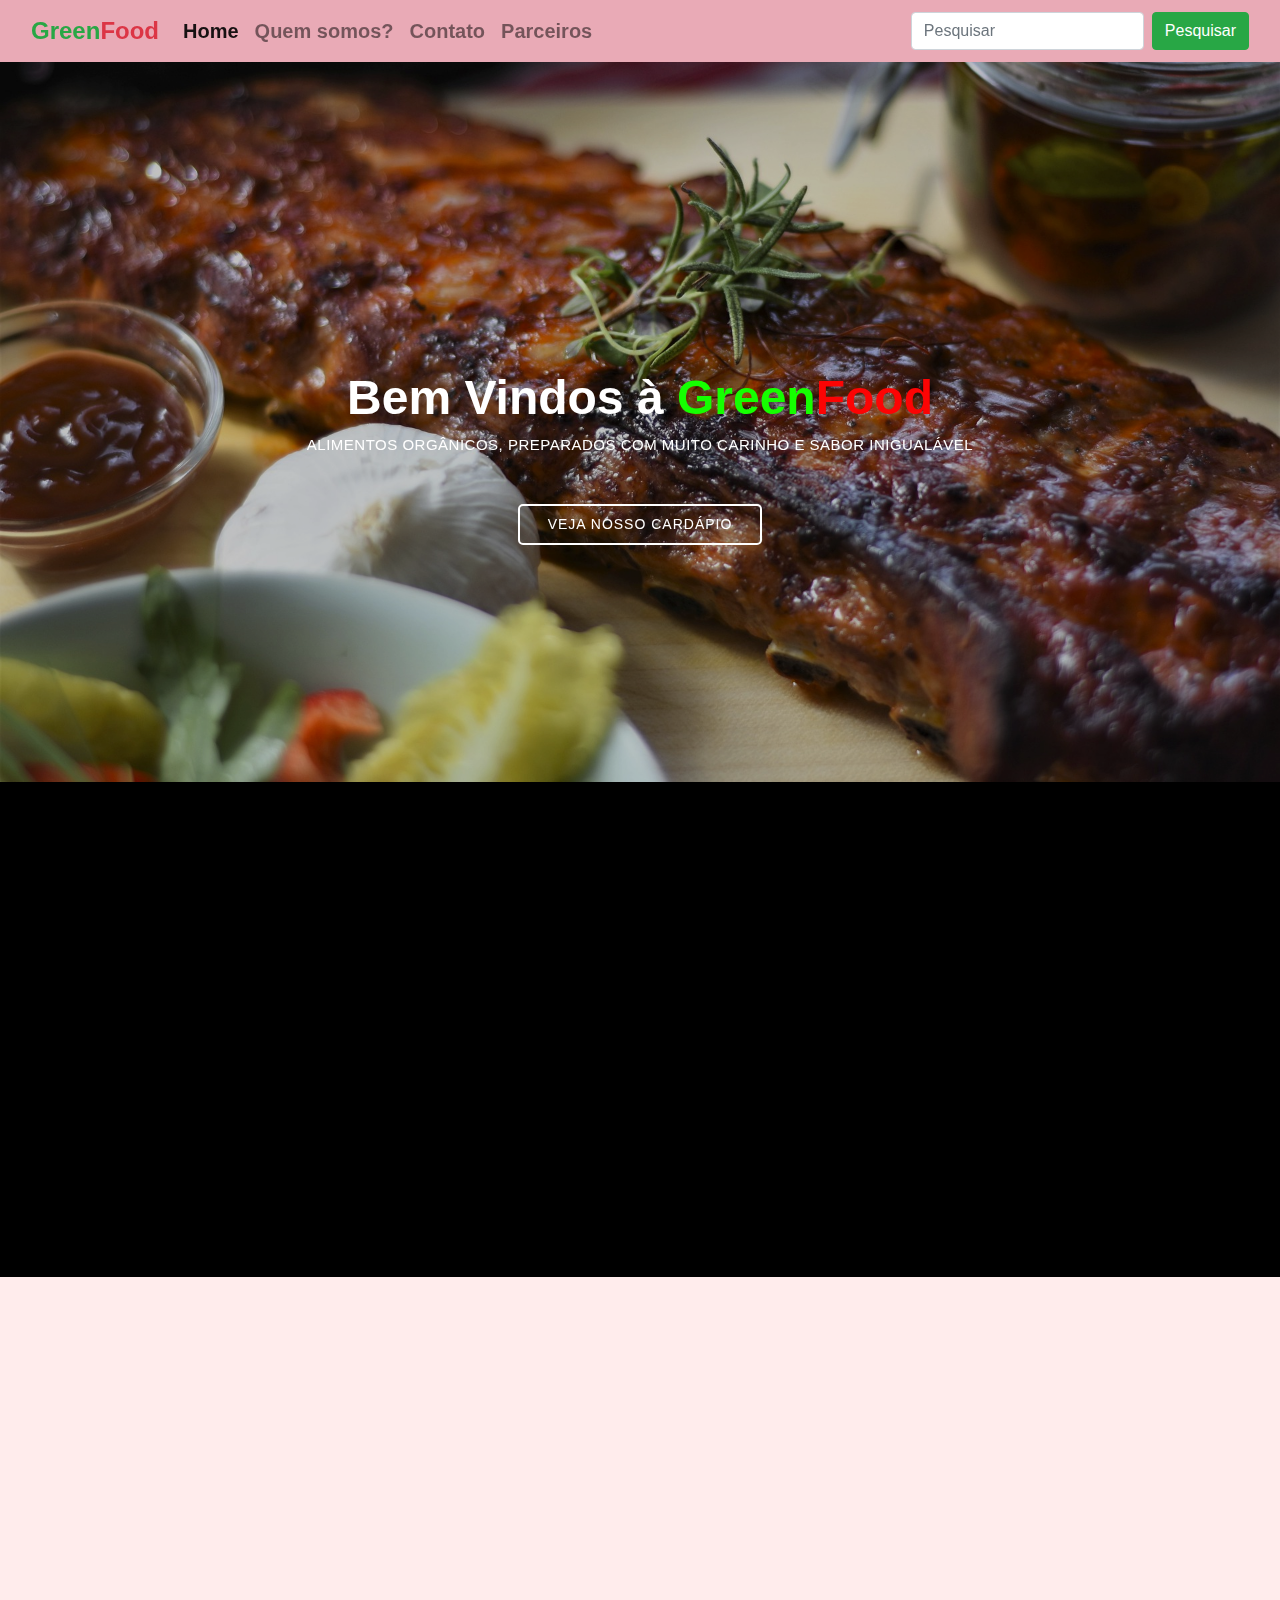
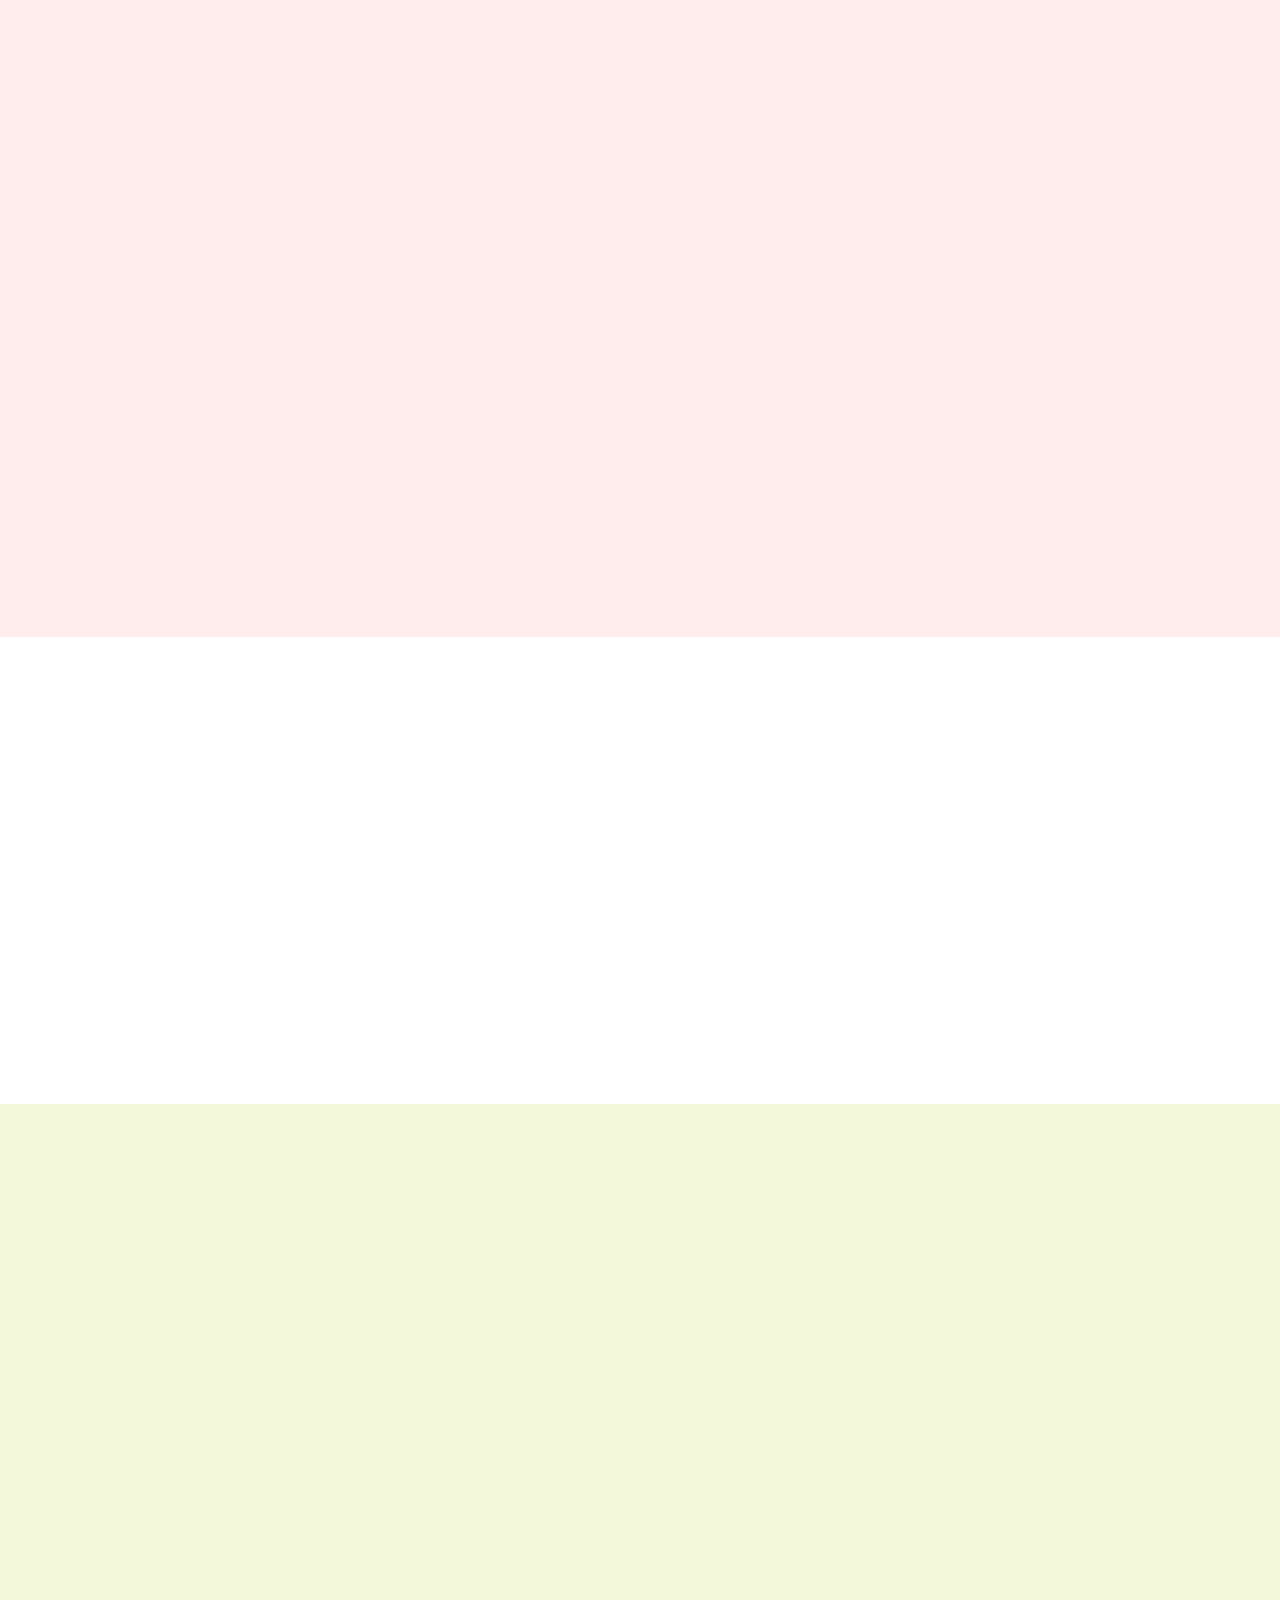
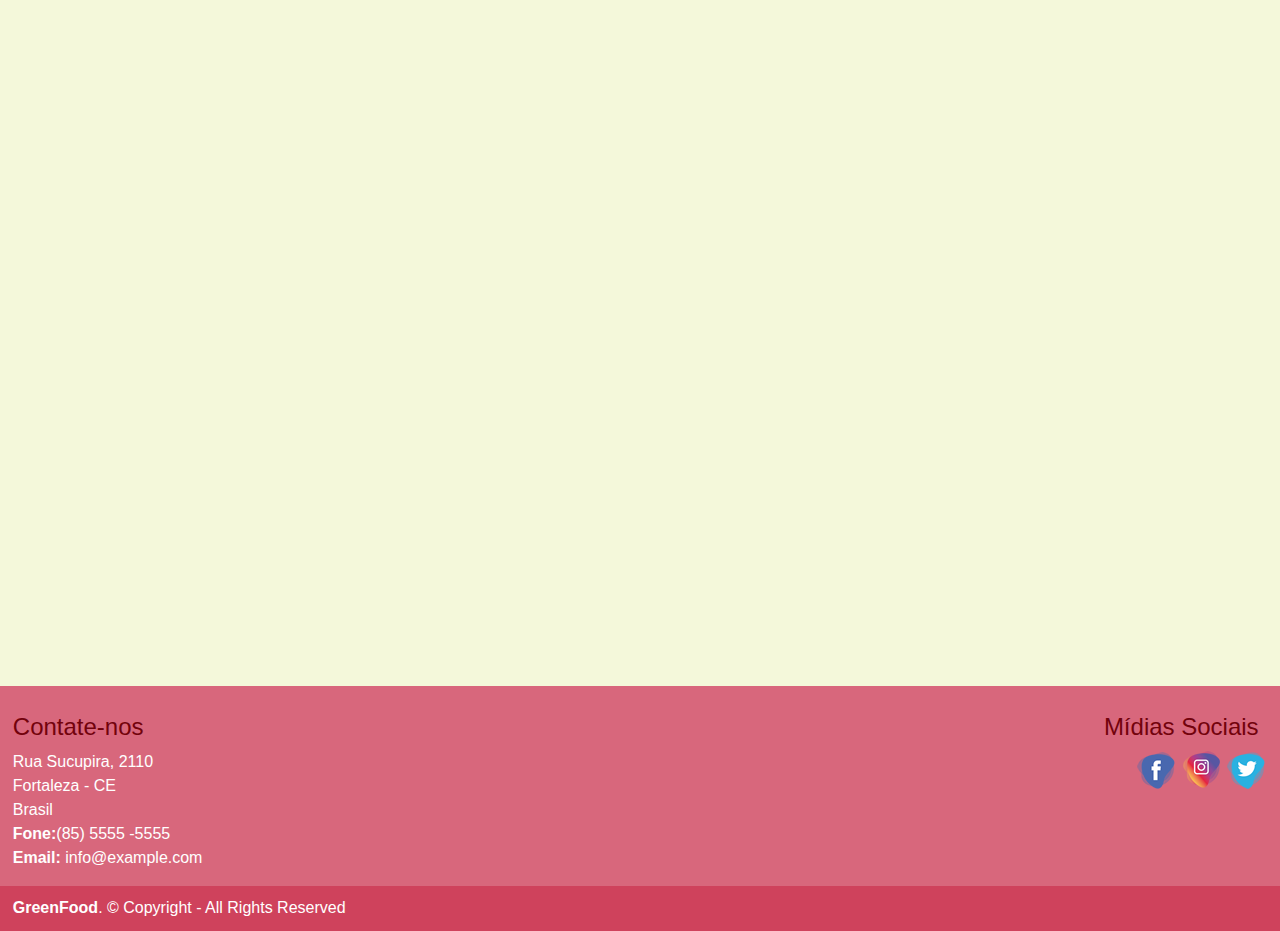
<file: ProjetoBS/index.html>
<!DOCTYPE html>
<html lang="en">

<!-- 

Requisitos específicos:
*************************************************************
* Jquery : utilizar um scroll que a partir de  400px do topo do body apareça uma seta ao lado direito da pagina que funciona como retorno suave para o inicio da pagina , aplicar essa função na pagina inicial do projeto.

=> VER LINHAS 35/53 DO MAIN.JS

**************************************************************

**************************************************************
* JavaScript: validações.

=> VER CADASTRO.JS

**************************************************************

**************************************************************
* Css: Estilizar o rodapé usando exclusivamente css.

=> VER LINHAS 470 - 501 DO STILE.CSS

**************************************************************

**************************************************************
* HTML: Utilizar <aside> e <article>

=> VER LINHAS 157 DESTE HTML

**************************************************************
-->



<head>
  <meta charset="UTF-8">
  <meta http-equiv="X-UA-Compatible" content="IE=edge">
  <meta name="viewport" content="width=device-width, initial-scale=1.0">
  <!-- Icone Janela -->
  <link href="files/img/favicon.png" rel="icon">
  
  <!-- frame_libs CSS -->
  <link href="files/frame_libs/aos/aos.css" rel="stylesheet">
  <link href="files/frame_libs/bootstrap/css/bootstrap.min.css" rel="stylesheet">
  <link href="files/frame_libs/bootstrap-icons/bootstrap-icons.css" rel="stylesheet">
  <link href="files/frame_libs/swiper/swiper-bundle.min.css" rel="stylesheet">
  <link href="files/frame_libs/icofont/icofont.min.css" rel="stylesheet">

  <!-- Css principal -->
  <link href="files/css/style.css" rel="stylesheet">
  <title>Home</title>
</head>

<body>
  <section id="container" class="container-fluid">
    <header data-aos="fade-right">
      <article class="row bg-pink">
        <article id="menutop" class="col-12">
          <!-- Nav Bar -->
          <nav id="navbar" class="navbar navbar-expand-lg navbar-light">
            <a class="navbar-brand" id="logo_topo" href="index.html"><span class="text-success">Green</span><span
                class="text-danger">Food</span> </a>
            <button class="navbar-toggler" type="button" data-toggle="collapse" data-target="#conteudoNavbarSuportado"
              aria-controls="conteudoNavbarSuportado" aria-expanded="false" aria-label="Alterna navegação">
              <span class="navbar-toggler-icon"></span>
            </button>
            <article class="collapse navbar-collapse" id="conteudoNavbarSuportado">
              <ul class="navbar-nav mr-auto">
                <li class="nav-item active">
                  <a class="nav-link" href="index.html">Home <span class="sr-only">(página atual)</span></a>
                </li>
                <li class="nav-item">
                  <a class="nav-link" href="sobre.html">Quem somos?</a>
                </li>
                <li class="nav-item">
                  <a class="nav-link" href="contato.html">Contato</a>
                </li>
                <li class="nav-item">
                  <a class="nav-link" href="parceiros.html">Parceiros</a>
                </li>
              </ul>
              <form class="form-inline my-2 my-lg-0">
                <input class="form-control mr-sm-2" type="search" placeholder="Pesquisar" aria-label="Pesquisar">
                <button class="btn btn-success my-2 my-sm-0" type="submit">Pesquisar</button>
              </form>
            </article>
          </nav>
        </article>

      </article>

    </header>


    <main>
      <!-- Primeira linha do main -->
      <!--  banner_topo  -->
      <section class="row">
        <article id="banner_topo" data-aos="fade-in" class="d-flex align-items-center ">
          <article class="container text-center position-relativeimg-fluid" data-aos="fade-in" data-aos-delay="200">
            <h1>Bem Vindos à <span class="cor-verde">Green</span><span class="cor-vermelho">Food</span></h1>
            <h2>Alimentos orgânicos, preparados com muito carinho e sabor inigualável</h2>
            <a id="botao_descer" href="#cardapio" class="btn-get-started">Veja nosso cardápio</a>
          </article>
        </article><!-- End banner_topo -->
      </section>
      <!-- Fim banner -->

      <!-- main e aside-->
      <section class="row bg-escuro">
        <article class="col-lg-9 col-md-12">
          <!-- <article class="text-center">
            <h3 data-aos="zoom-in-left" class="display-4">UMA PAIXÃO POR COMIDA FRESCA</h3>
            <h1 data-aos="zoom-in-right" class="display-4"><span class="text-success">Sabor</span> de <span
                class="text-danger">Saúde</span></h1>
          </article> -->
          <article id="banner_baixo" data-aos="fade-in" class="d-flex align-items-center ">
            <article class="container text-center position-relativeimg-fluid" data-aos="fade-in" data-aos-delay="200">
              <h1 data-aos="zoom-in-left" class="display-4">UMA PAIXÃO POR COMIDA FRESCA</h1>
              <h1 data-aos="zoom-in-right" class="display-4"><span class="text-success">Sabor</span> de <span
                  class="text-danger">Saúde</span></h1>

            </article>
          </article>

        </article>
        <aside class="col-lg-3 col-md-12  text-center bg-light" data-aos="fade-left">
          <section class="my-5">
            <h3>
              Delivery
            </h3>
            <h5>
              Horário de Funcionamento:
            </h5>
            <p>
              Todos os dias de 9:00 às 14:00h
            </p>
            <h5>
              Peça por telelefone:
            </h5>
            <p>
              Fone: 85 - 5555-5555
            </p>
            <h5>
              Peça pelo WhatsApp
            </h5>
            <article class="whatsapp mb-4">
              <a href="https://api.whatsapp.com/send?phone=55859999999999&text=Bom%20Dia!" target="_blank"><img
                  class="img-fluid" src="files/img/social/whatsapp.png" alt=""></a>
            </article>
          </section>
        </aside>

      </section><!-- Fim do main e aside-->

      <!-- Alimentação Funcional -->
      <section id="cardds" class="cardds row">
        <article class="row my-5">

          <article class="col-12" data-aos="zoom-out" data-aos-delay="400">
            <article class="text-center">
              <h3 class="display-2">
                Alimentação Funcional
              </h3>
            </article>
          </article>

        </article>

        <section class="row my-5">

          <article class="col-lg-3 col-md-6 col-sm-12">
            <article class="unidade" data-aos="flip-left" data-aos-delay="400">
              <article class="fotos"><img src="files/img/cards/card-1.jpg" class="img-fluid rounded" alt=""></article>
              <article class="unidade-info">
                <h4>Frutas Vermelhas</h4>
                <p class="text-justify">
                  São as frutas vermelhas (morango, melancia, cereja, framboesa, amora, açaí, entre outras), ricas em
                  vitamina B, que contribui para o bom funcionamento das células, além de terem potente ação
                  antioxidante
                  e conterem magnésio, cálcio, antocianinas e compostos fenólicos, que ajudam no combate ao
                  envelhecimento.
                </p>
              </article>
            </article>
          </article>


          <article class="col-lg-3 col-md-6 col-sm-12">
            <article class="unidade" data-aos="flip-right" data-aos-delay="400">
              <article class="fotos"><img src="files/img/cards/card-2.jpg" class="img-fluid rounded" alt=""></article>
              <article class="unidade-info">
                <h4>Frutas Cítricas</h4>
                <p class="text-justify">
                  Quais os nutrientes das frutas cítricas? Não é só a vitamina C que faz dessas frutas agentes poderosos
                  para a manutenção da nossa saúde. Elas também são ricas em ácido cítrico, potássio, vitamina A e
                  flavanoides (importantes para redução dos lipídios) e agentes antioxidantes que fortalecem o sistema
                  imunológico.
                </p>
              </article>
            </article>
          </article>


          <article class="col-lg-3 col-md-6 col-sm-12">
            <article class="unidade" data-aos="flip-left" data-aos-delay="400">
              <article class="fotos"><img src="files/img/cards/card-3.jpg" class="img-fluid rounded rounded" alt=""></article>
              <article class="unidade-info">
                <h4>Leguminosas</h4>
                <p class="text-justify">
                  As leguminosas são um grupo de alimentos bastante nutritivo. Além de serem fonte de vitaminas C, K e
                  do Lorem ipsum dolor sit amet. Lorem ipsum dolor sit amet.
                  complexo B (principalmente B1 e ácido fólico), elas também contêm bons níveis de sais minerais,
                  especialmente cálcio, ferro, fósforo, potássio e zinco.
                </p>
              </article>
            </article>
          </article>


          <article class="col-lg-3 col-md-6 col-sm-12">
            <article class="unidade" data-aos="flip-right" data-aos-delay="400">
              <article class="fotos"><img src="files/img/cards/card-4.jpg" class="img-fluid rounded rounded" alt=""></article>
              <article class="unidade-info">
                <h4>Peixes</h4>
                <p class="text-justify">
                  Os peixes têm grande variedade de vitaminas e minerais, principalmente cálcio, que é bom para os
                  nossos
                  ossos; zinco, que é excelente para imunidade; vitaminas do complexo B, incluindo a B12, o ácido
                  fólico Lorem ipsum dolor sit amet consectetur adipisicing elit. Quos, odit?;
                  e também iodo, importante para a saúde da nossa tireóide
                </p>
              </article>
            </article>
          </article>

        </section>
      </section>
      <!-- Fim Alimentação Funcional -->

      <!--  Depoimentos  -->
      <section class="margens row bg-laganja">

        <article data-aos="fade-in" data-aos-delay="800" class="col-12 my-5">


          <section id="depoimento" class="mb-5 ">
            <article class="" data-aso="zoom-in">
              <header class="section-header">
                <h3 class="display-2">
                  Clientes Satisfeitos
                </h3>

              </header>

              <article class="row justify-content-center">
                <article class="col-lg-10">
                  <article class="depoimento-slider swiper-container" data-aos="fade-up" data-aos-delay="100">
                    <article class="swiper-wrapper">
                      <article class="swiper-slide">
                        <article class="depoimento-item">
                          <img src="files/img/clients/cliente-1.jpg" class="depoimento-img" alt="">
                          <h3>Paulo Silveira</h3>
                          <h4>Engenheiro</h4>
                          <p>
                            Proin iaculis purus consequat sem cure digni ssim donec porttitora entum suscipit rhoncus.
                            Accusantium quam, ultricies eget id, aliquam eget nibh et. Maecen aliquam, risus at semper.
                          </p>
                        </article>
                      </article><!-- Fim do depoimento item -->

                      <article class="swiper-slide">
                        <article class="depoimento-item">
                          <img src="files/img/clients/cliente-2.jpg" class="depoimento-img" alt="">
                          <h3>Sara Lima</h3>
                          <h4>Web-Designer</h4>
                          <p>
                            Export tempor illum tamen malis malis eram quae irure esse labore quem cillum quid cillum
                            eram
                            malis quorum velit fore eram velit sunt aliqua noster fugiat irure amet legam anim culpa.
                          </p>
                        </article>
                      </article><!-- Fim do depoimento item -->

                      <article class="swiper-slide">
                        <article class="depoimento-item">
                          <img src="files/img/clients/cliente-3.jpg" class="depoimento-img" alt="">
                          <h3>Janaina Vekanandre</h3>
                          <h4>Empresária</h4>
                          <p>
                            Enim nisi quem export duis labore cillum quae magna enim sint quorum nulla quem veniam duis
                            minim tempor labore quem eram duis noster aute amet eram fore quis sint minim.
                          </p>
                        </article>
                      </article><!-- Fim do depoimento item -->

                      <article class="swiper-slide">
                        <article class="depoimento-item">
                          <img src="files/img/clients/cliente-4.jpg" class="depoimento-img" alt="">
                          <h3>Mateus Breno</h3>
                          <h4>Autônomo</h4>
                          <p>
                            Fugiat enim eram quae cillum dolore dolor amet nulla culpa multos export minim fugiat minim
                            velit minim dolor enim duis veniam ipsum anim magna sunt elit fore quem dolore labore illum
                            veniam.
                          </p>
                        </article>
                      </article><!-- Fim do depoimento item -->

                      <article class="swiper-slide">
                        <article class="depoimento-item">
                          <img src="files/img/clients/cliente-5.jpg" class="depoimento-img" alt="">
                          <h3>João Laércio</h3>
                          <h4>Srvidor Público</h4>
                          <p>
                            Quis quorum aliqua sint quem legam fore sunt eram irure aliqua veniam tempor noster veniam
                            enim culpa labore duis sunt culpa nulla illum cillum fugiat legam esse veniam culpa fore
                            nisi
                            cillum quid.
                          </p>
                        </article>
                      </article><!-- Fim do depoimento item -->

                    </article>
                    <article class="swiper-pagination"></article>
                  </article>
                </article>
              </article>
            </article>


        </article>

      </section>
      <!-- Fim depoimentos -->

      <!--  Começo cardapio -->
      <section class="margens row bg-verde">
        <article class="col-12">
          <article id="cardapio" class="cardapio">
            

              <article class="section-header" data-aos="fade-left">
                <h3 class="display-2">Cardápio</h3>
                <p class="text-justify">
                  Escolham conforme sua preferência. Aceitamos Cartão de rédito, Débito ou PIX.
                </p>
              </article>
              <article class="container">
              <article class="row" data-aos="fade-up" data-aos-delay="100">
                <article class="col-lg-12 d-flex justify-content-center">
                  <ul id="cardapio-flters">
                    <li data-filter="*" class="filter-active">Todos</li>
                    <li data-filter=".filter-natural">Natural</li>
                    <li data-filter=".filter-cozidos">Cozidos</li>
                    <li data-filter=".filter-proteinas">Proteínas</li>
                  </ul>
                </article>
              </article>

              <article class="row cardapio-container" data-aos="fade-up" data-aos-delay="200">

                <article class="col-lg-4 col-md-6 cardapio-item filter-natural">
                  <article class="cardapio-wrap ">
                    <img src="files/img/cardapio/cardapio-1.jpg" class="img-fluid rounded" alt="">
                    <article class="cardapio-info">
                      <h4>Salada Verde</h4>
                      <p>R$ 25,00</p>

                    </article>
                  </article>
                </article>

                <article class="col-lg-4 col-md-6 cardapio-item filter-natural">
                  <article class="cardapio-wrap">
                    <img src="files/img/cardapio/cardapio-2.jpg" class="img-fluid rounded" alt="">
                    <article class="cardapio-info">
                      <h4>Salada de Frutas</h4>
                      <p>R$ 10,00</p>
                    </article>
                  </article>
                </article>

                <article class="col-lg-4 col-md-6 cardapio-item filter-natural">
                  <article class="cardapio-wrap">
                    <img src="files/img/cardapio/cardapio-3.jpg" class="img-fluid rounded" alt="">
                    <article class="cardapio-info">
                      <h4>Suco da Fruta</h4>
                      <p>R$ 10,00</p>
                    </article>
                  </article>
                </article>

                <article class="col-lg-4 col-md-6 cardapio-item filter-cozidos">
                  <article class="cardapio-wrap">
                    <img src="files/img/cardapio/cardapio-4.jpg" class="img-fluid rounded" alt="">
                    <article class="cardapio-info">
                      <h4>Salada de Batata</h4>
                      <p>R$ 30,00</p>
                    </article>
                  </article>
                </article>

                <article class="col-lg-4 col-md-6 cardapio-item filter-cozidos">
                  <article class="cardapio-wrap">
                    <img src="files/img/cardapio/cardapio-5.jpg" class="img-fluid rounded" alt="">
                    <article class="cardapio-info">
                      <h4>Sopa</h4>
                      <p>R$ 15,00</p>
                    </article>
                  </article>
                </article>

                <article class="col-lg-4 col-md-6 cardapio-item filter-cozidos">
                  <article class="cardapio-wrap">
                    <img src="files/img/cardapio/cardapio-6.jpg" class="img-fluid rounded" alt="">
                    <article class="cardapio-info">
                      <h4>Legumes</h4>
                      <p>R$ 35,00</p>
                    </article>
                  </article>
                </article>

                <article class="col-lg-4 col-md-6 cardapio-item filter-proteinas">
                  <article class="cardapio-wrap">
                    <img src="files/img/cardapio/cardapio-7.jpg" class="img-fluid rounded" alt="">
                    <article class="cardapio-info">
                      <h4>Peixe</h4>
                      <p>R$ 40,00</p>
                    </article>
                  </article>
                </article>

                <article class="col-lg-4 col-md-6 cardapio-item filter-proteinas">
                  <article class="cardapio-wrap">
                    <img src="files/img/cardapio/cardapio-8.jpg" class="img-fluid rounded" alt="">
                    <article class="cardapio-info">
                      <h4>Frango</h4>
                      <p>R$ 50,00</p>

                    </article>
                  </article>
                </article>

                <article class="col-lg-4 col-md-6 cardapio-item filter-proteinas">
                  <article class="cardapio-wrap">
                    <img src="files/img/cardapio/cardapio-9.jpg" class="img-fluid rounded" alt="">
                    <article class="cardapio-info">
                      <h4>Carne</h4>
                      <p>R$ 70,00</p>
                    </article>
                  </article>
                </article>
              </article>
              <section class="my-5">

              </section>

            </article><!-- Fim Cardapio -->

          </article>

      </section>
      <!--  Fim cardapio -->
    </main>
  </section>


  <article>
    <a href="#" id="botao_subir" data-aos="swiper-slide"
      class="btn subir d-flex align-items-center justify-content-center text-center"><i>&#9650;</i></a>
  </article>


  <!-- Libras Section -->
  <div vw class="enabled">
    <div vw-access-button class="active"></div>
    <div vw-plugin-wrapper>
      <div class="vw-plugin-top-wrapper"></div>
    </div>
  </div>
  </article>
  <script src="https://vlibras.gov.br/app/vlibras-plugin.js"></script>
  <script>
    new window.VLibras.Widget('https://vlibras.gov.br/app');
  </script>



  <!-- /////////////////////////////////////////////Á//////////////////////////////////////////////////////////////// -->

  <!-- frame_libs JS -->
  <script src="files/frame_libs/jquery/jQuery_3.6.0.js"></script>
  <script src="files/frame_libs/aos/aos.js"></script>
  <script src="files/frame_libs/bootstrap/js/bootstrap.bundle.min.js"></script>
  <script src="files/frame_libs/bootstrap/js/bootstrap.min.js"></script>
  <script src="files/frame_libs/swiper/swiper-bundle.min.js"></script>
  <script src="files/frame_libs/isotope-layout/isotope.pkgd.min.js"></script>


  <!-- Personal JS -->
  <script src="files/js/main.js"></script>

</body>
<footer>
  <section class="footer">
    <article class="footer-left">
      <h4>Contate-nos</h4>
      <p>
        Rua Sucupira, 2110 <br>
        Fortaleza - CE<br>
        Brasil <br>
        <strong>Fone:</strong>(85) 5555 -5555<br>
        <strong>Email:</strong> info@example.com<br>
      </p>

    </article>
    <article class="footer-right">
      <h4>Mídias Sociais</h4>
      <ul>
        <a href="http://www.facebook.com.br" target="_blank"><img src="files/img/social/facebook.png"
            alt="facebook"></a>
        <a href="http://www.instagram.com.br" target="_blank"><img src="files/img/social/instagram.png"
            alt="instagram"></a>
        <a href="http://twitter.com/" target="_blank"><img src="files/img/social/twitter.png" alt="twitter"></a>
      </ul>

    </article>

  </section>
  <section class="footer-center">
    <strong>GreenFood</strong>. &copy; Copyright - All Rights Reserved
  </section>
</footer>

</html>
</file>
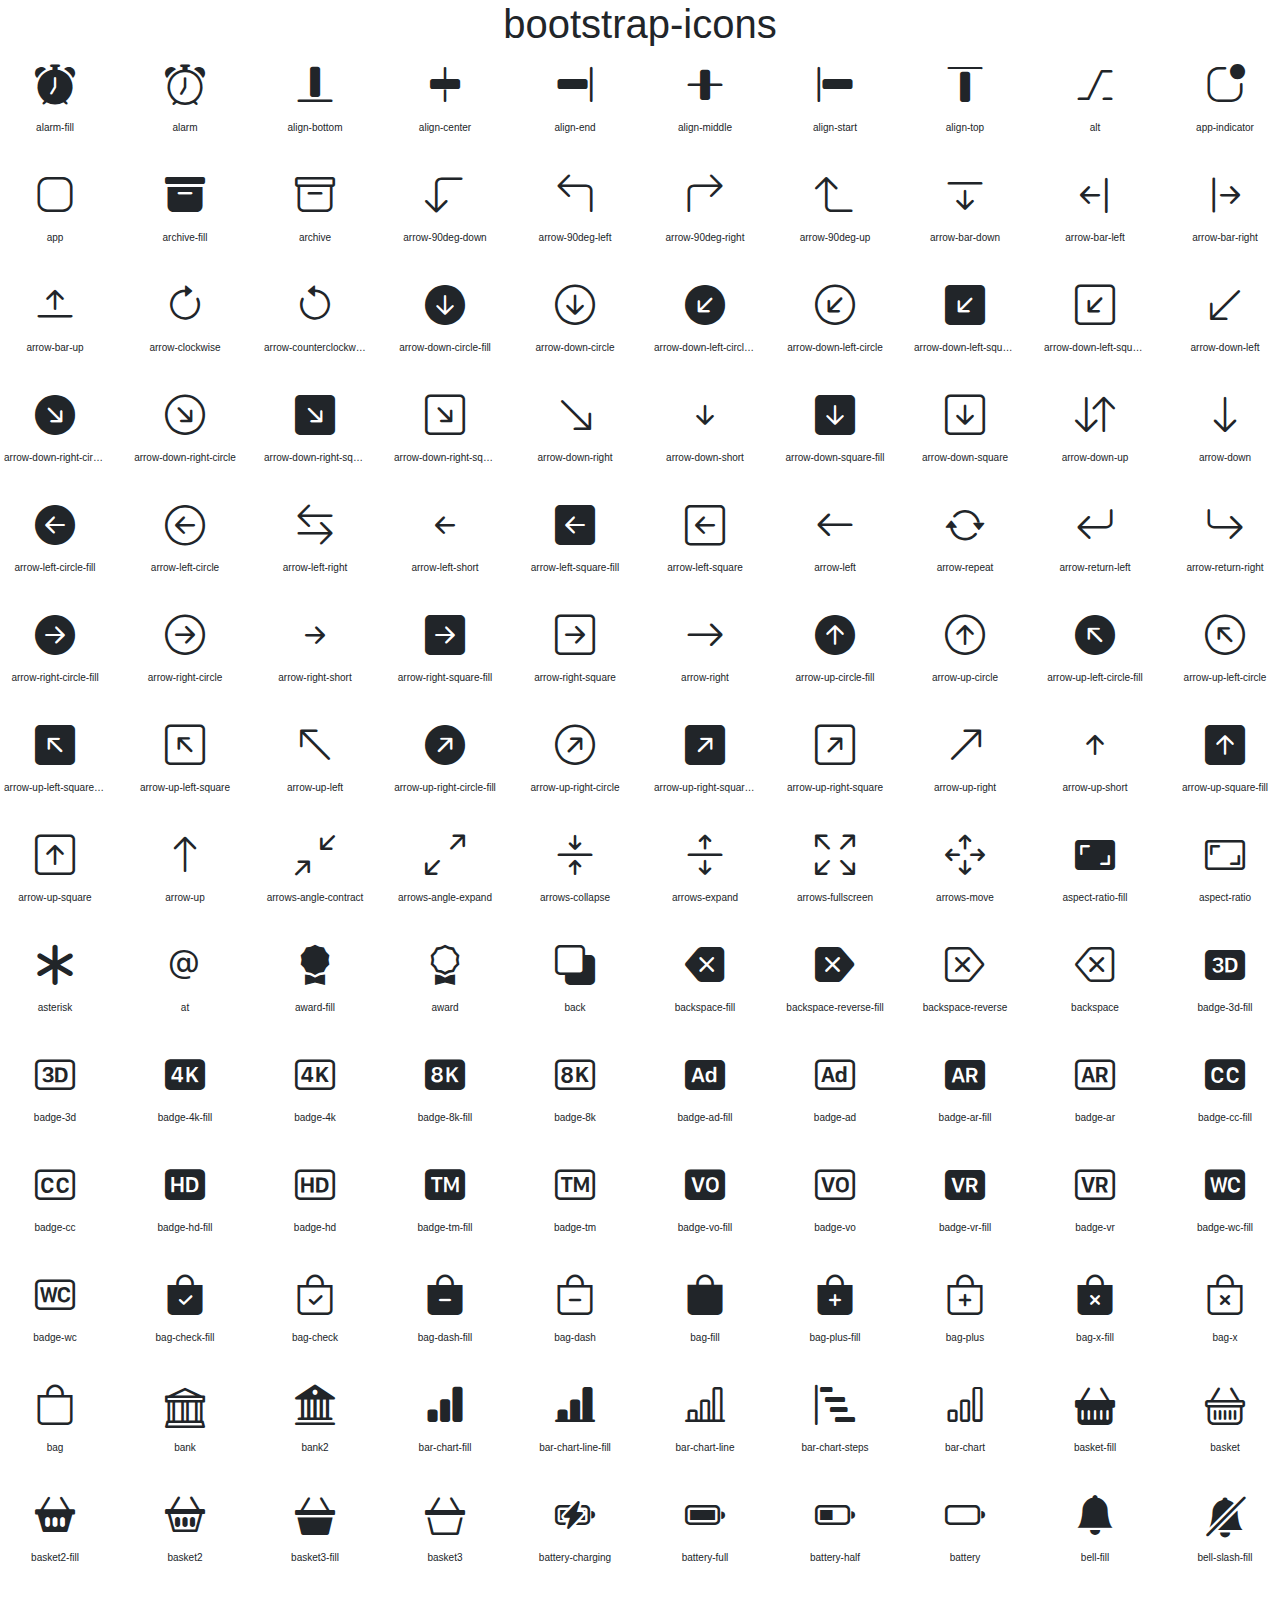
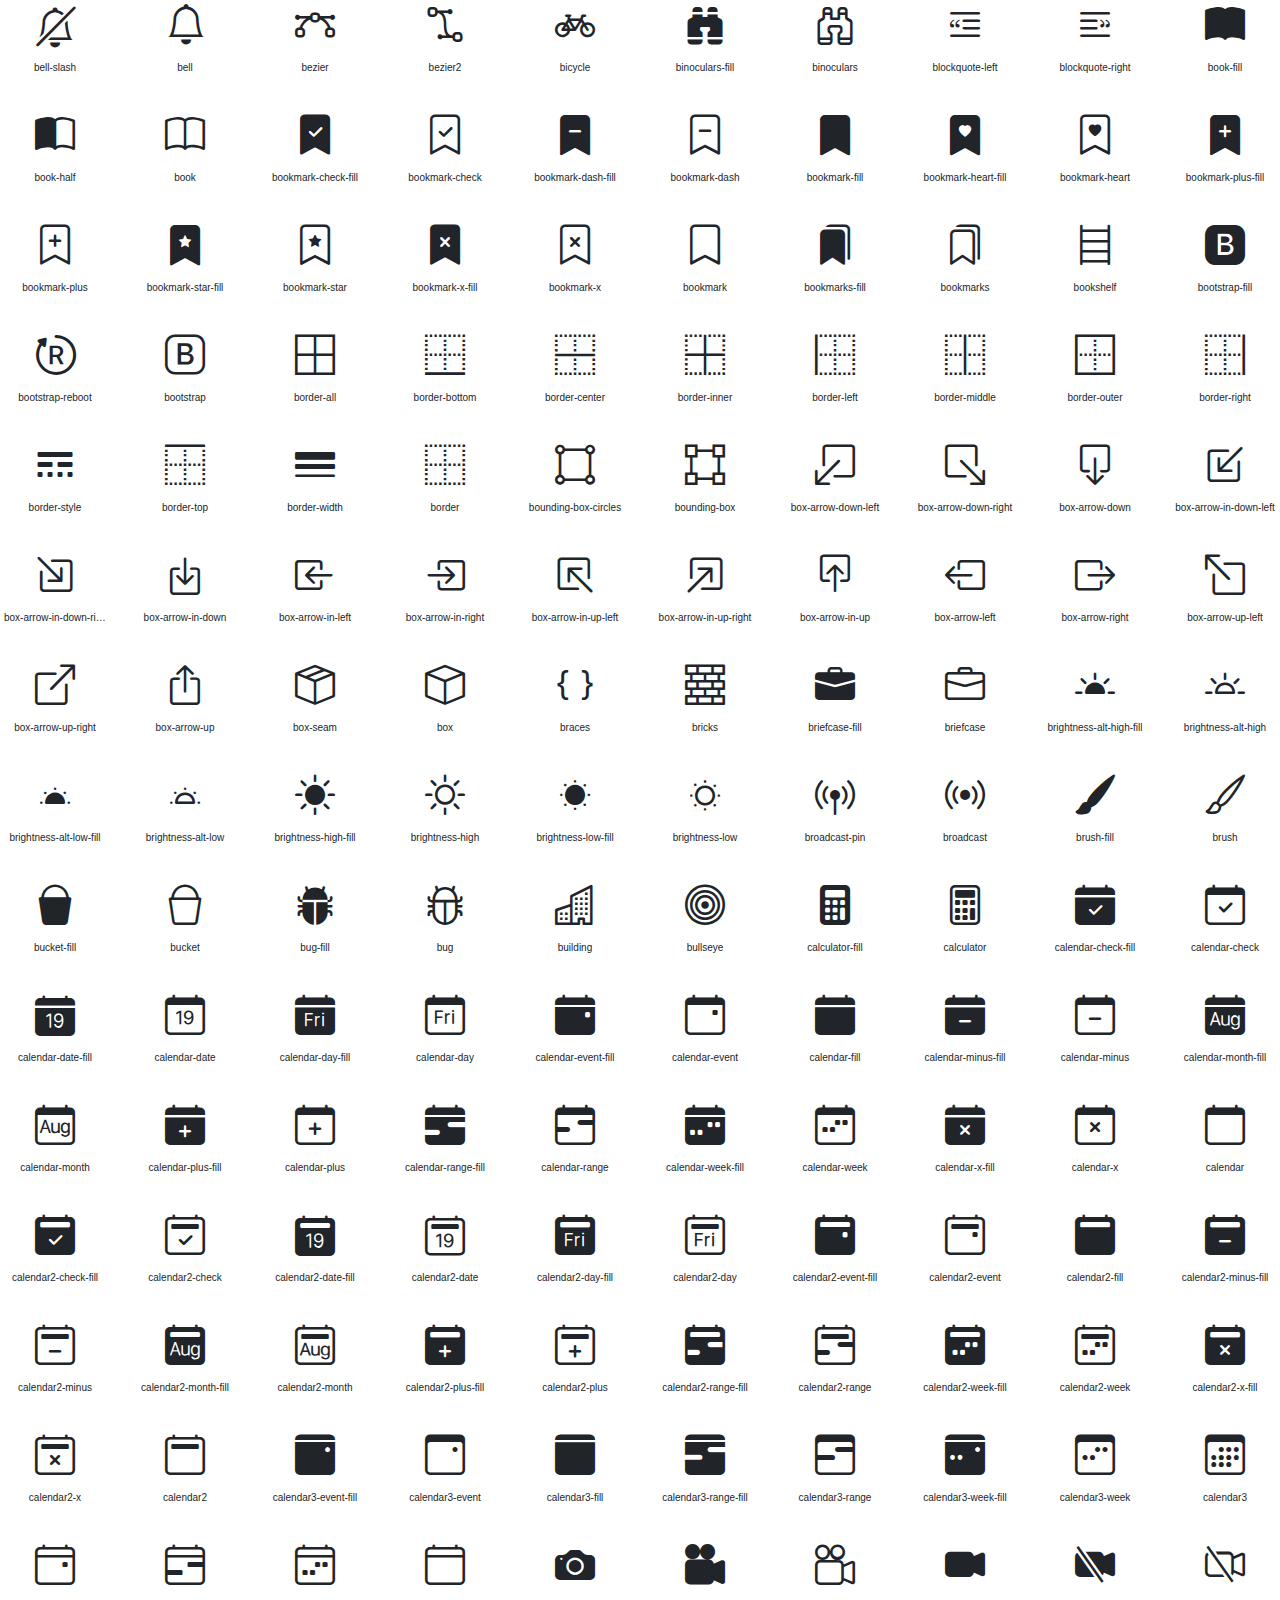
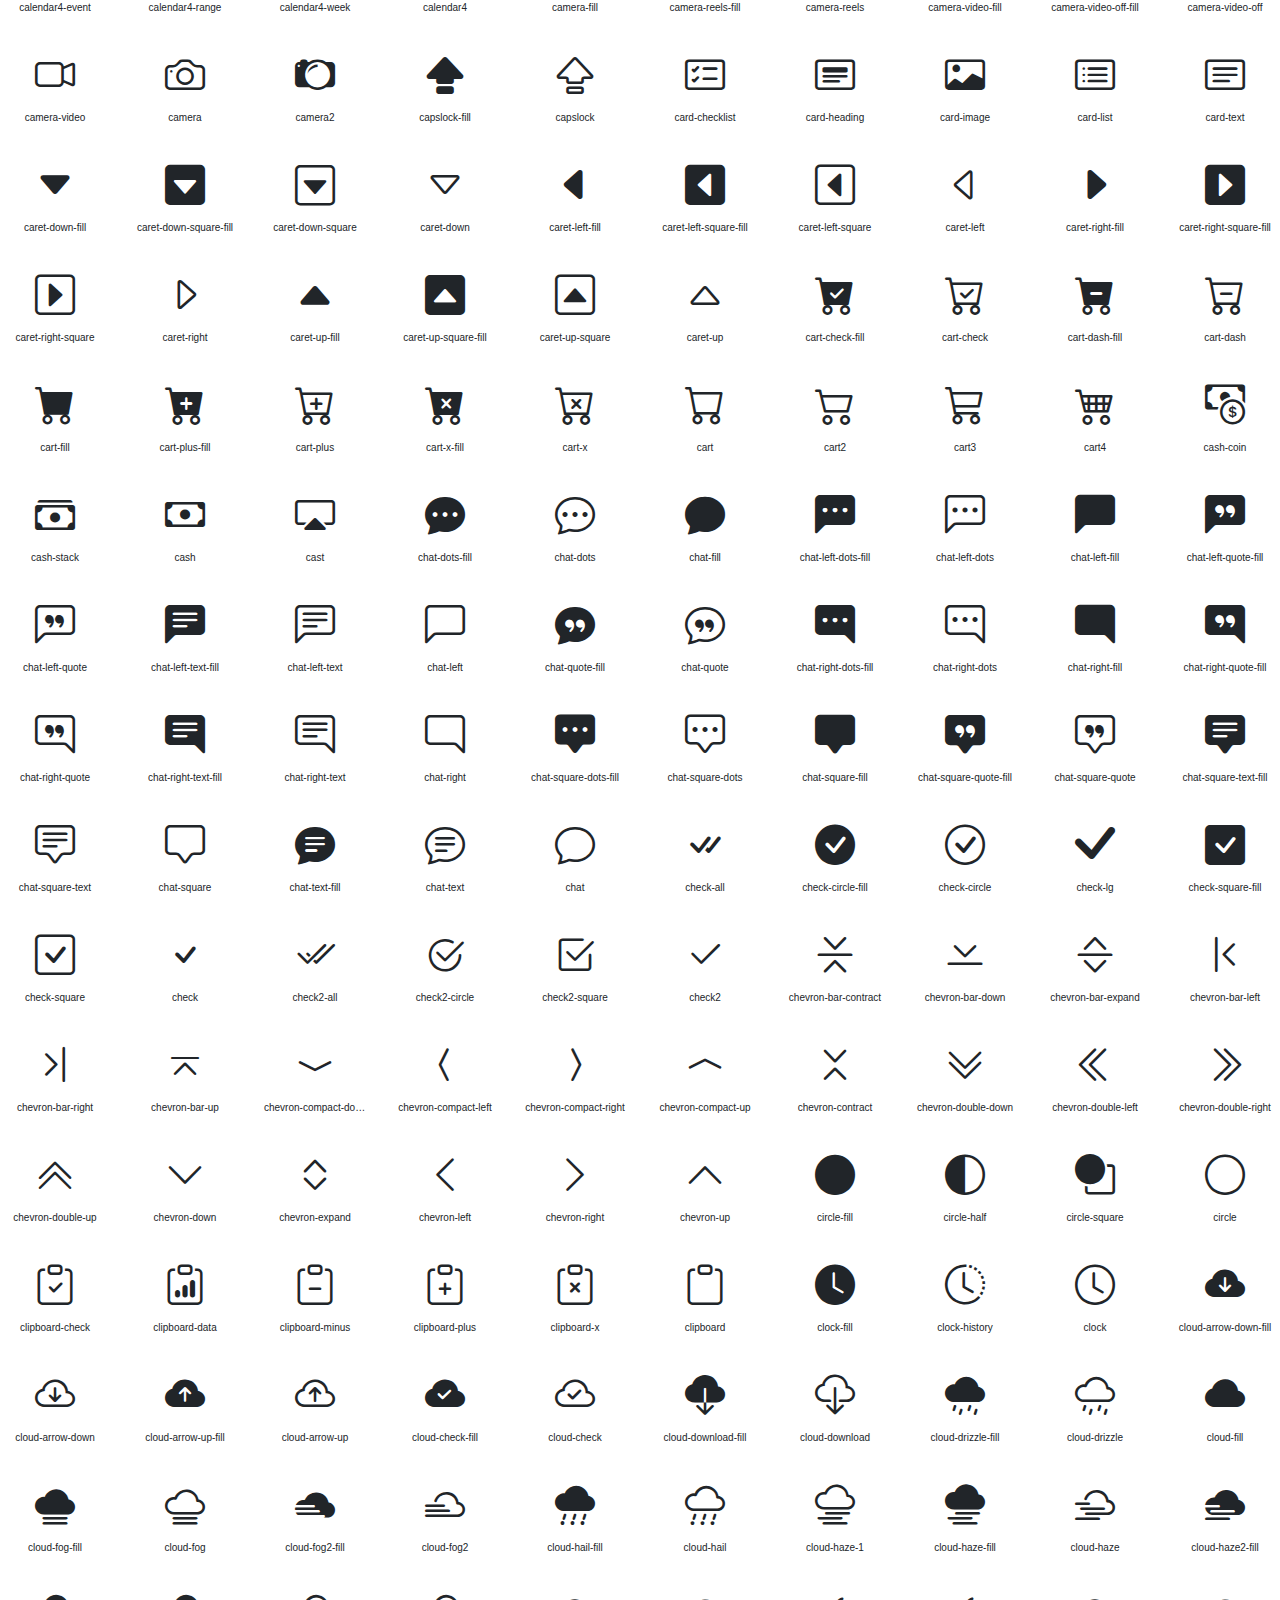
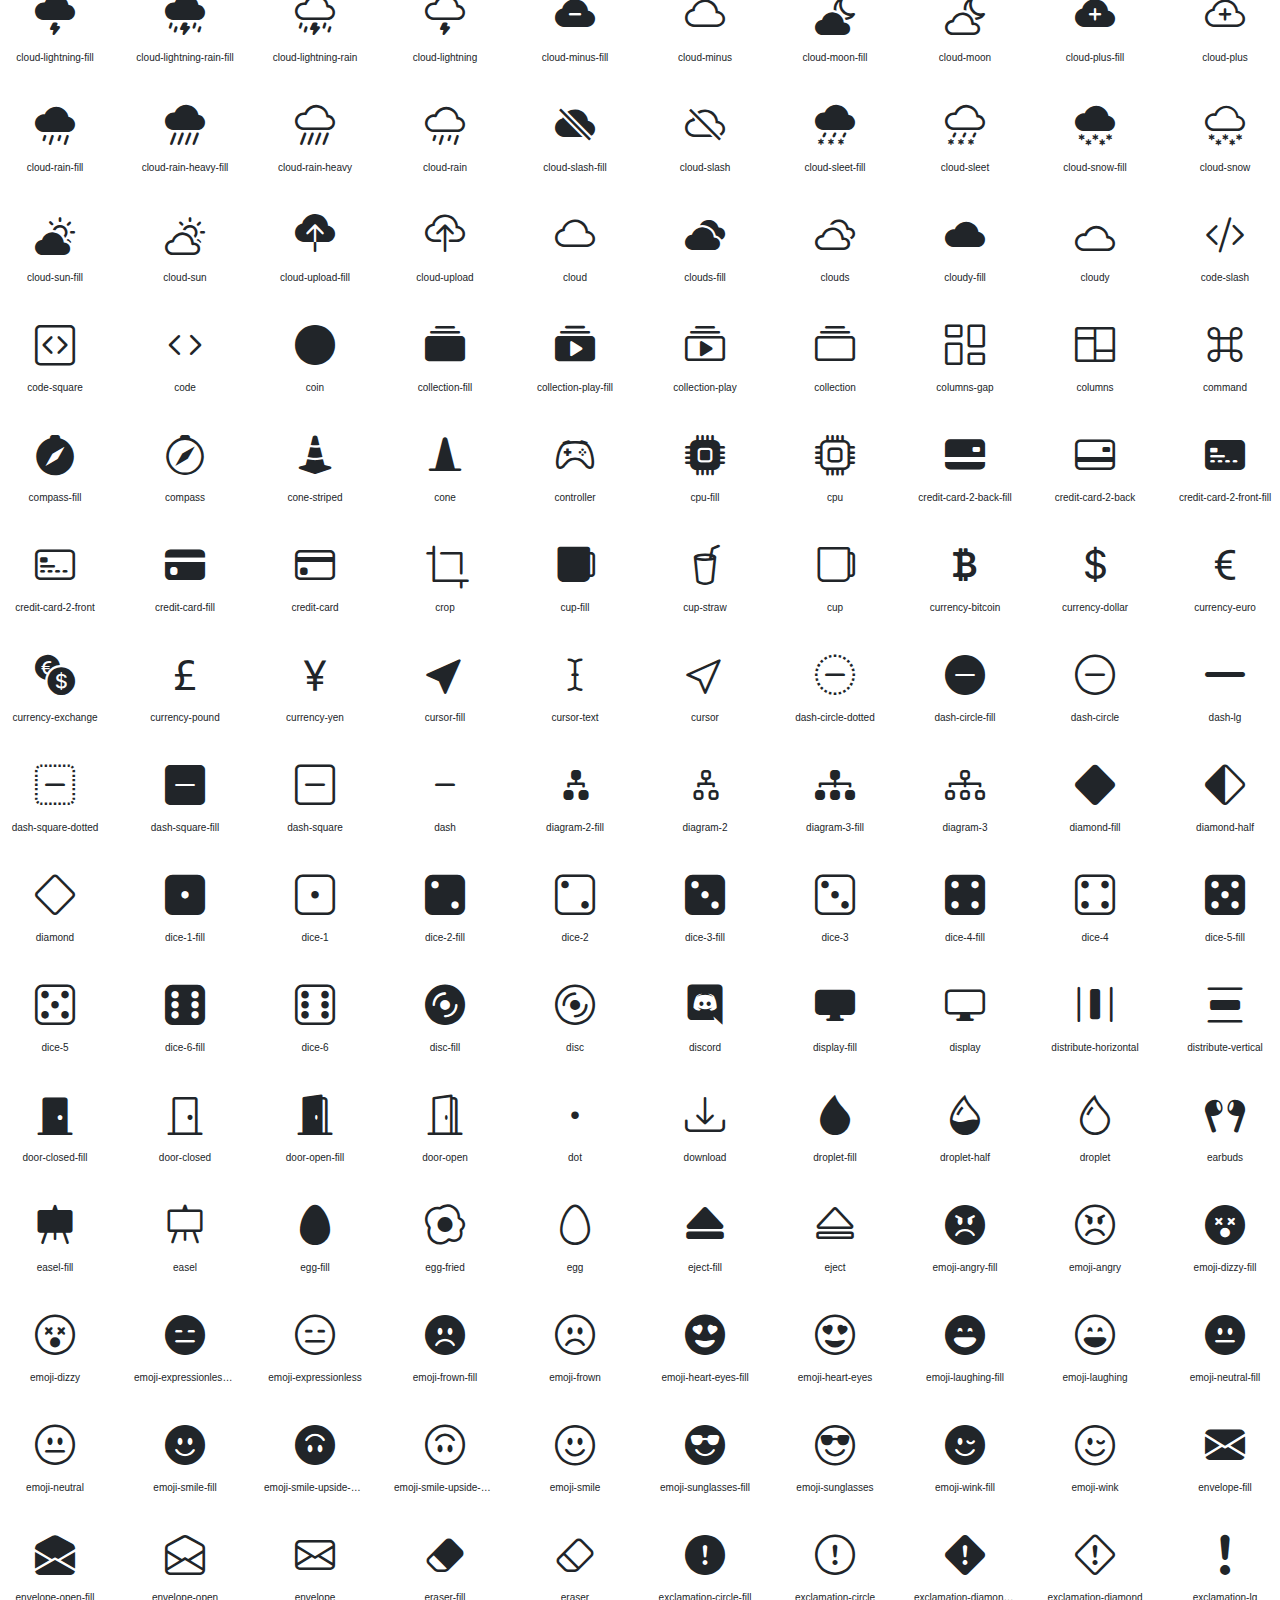
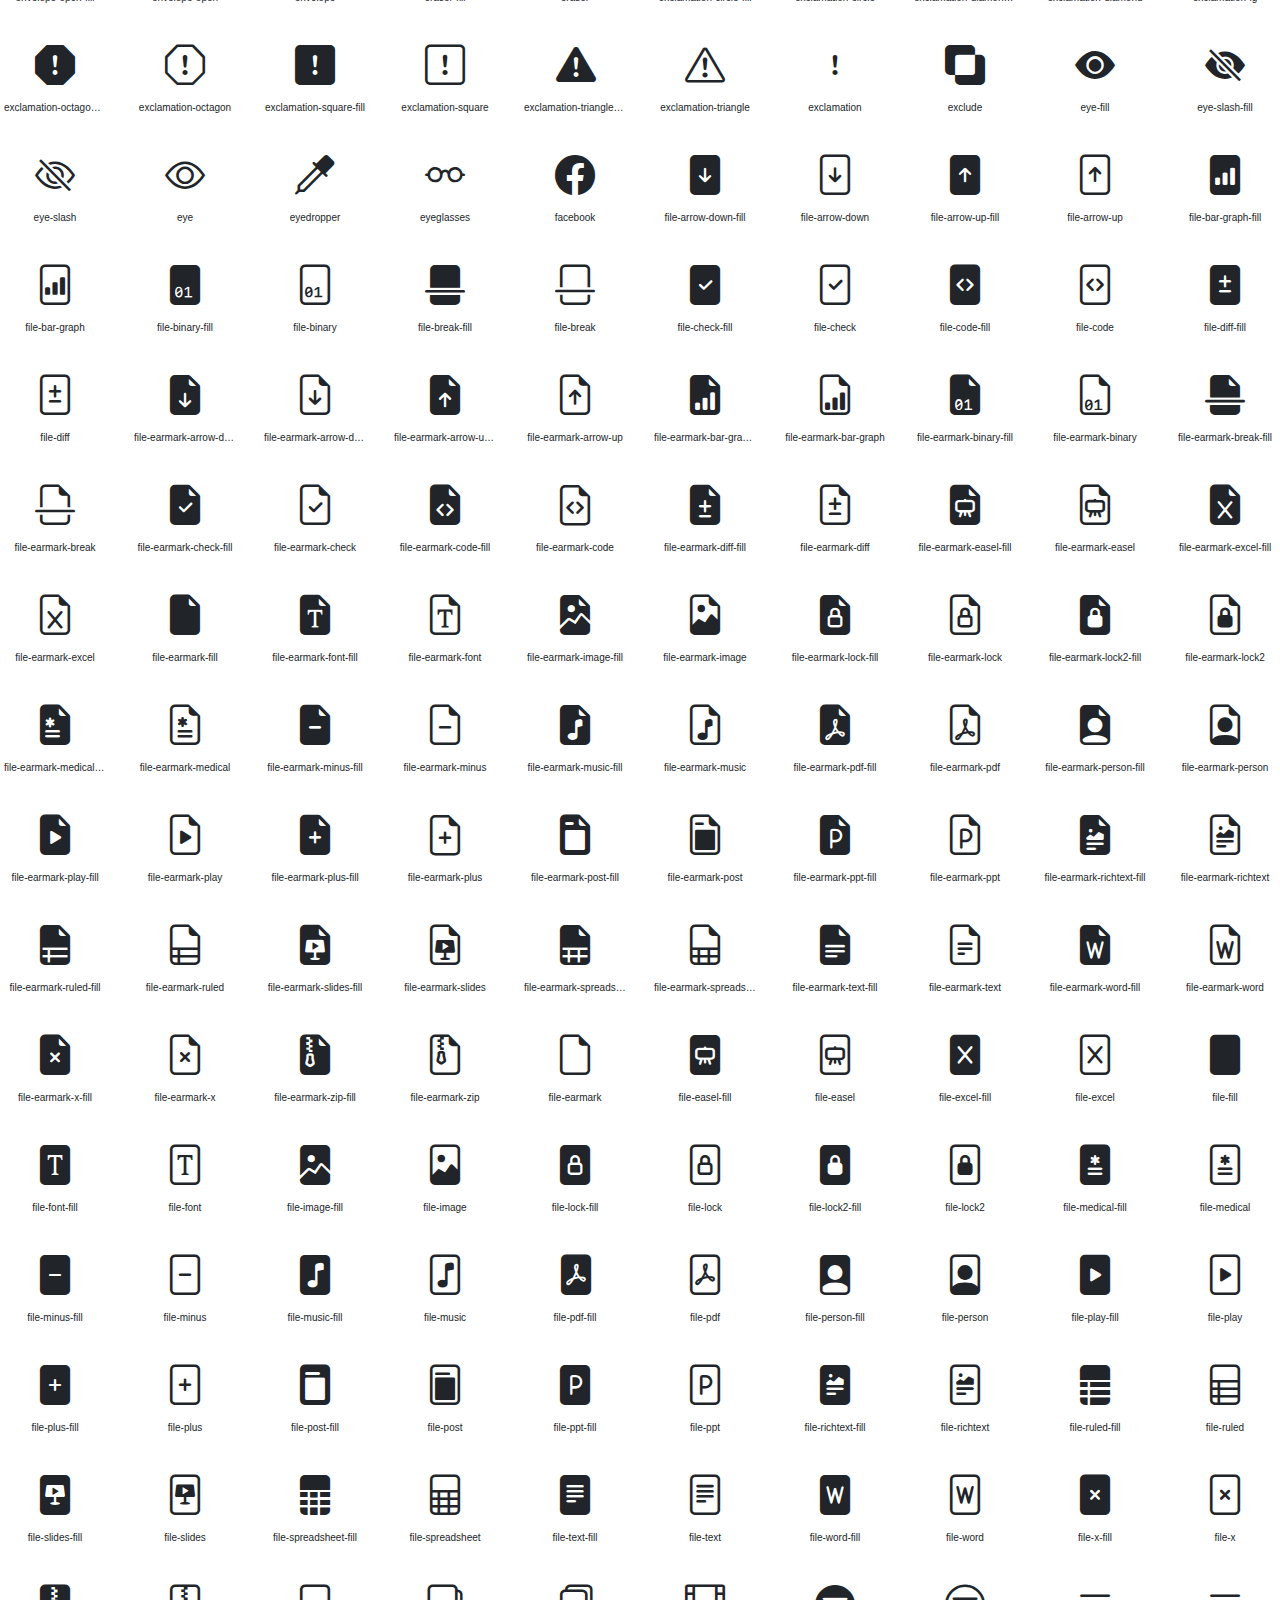
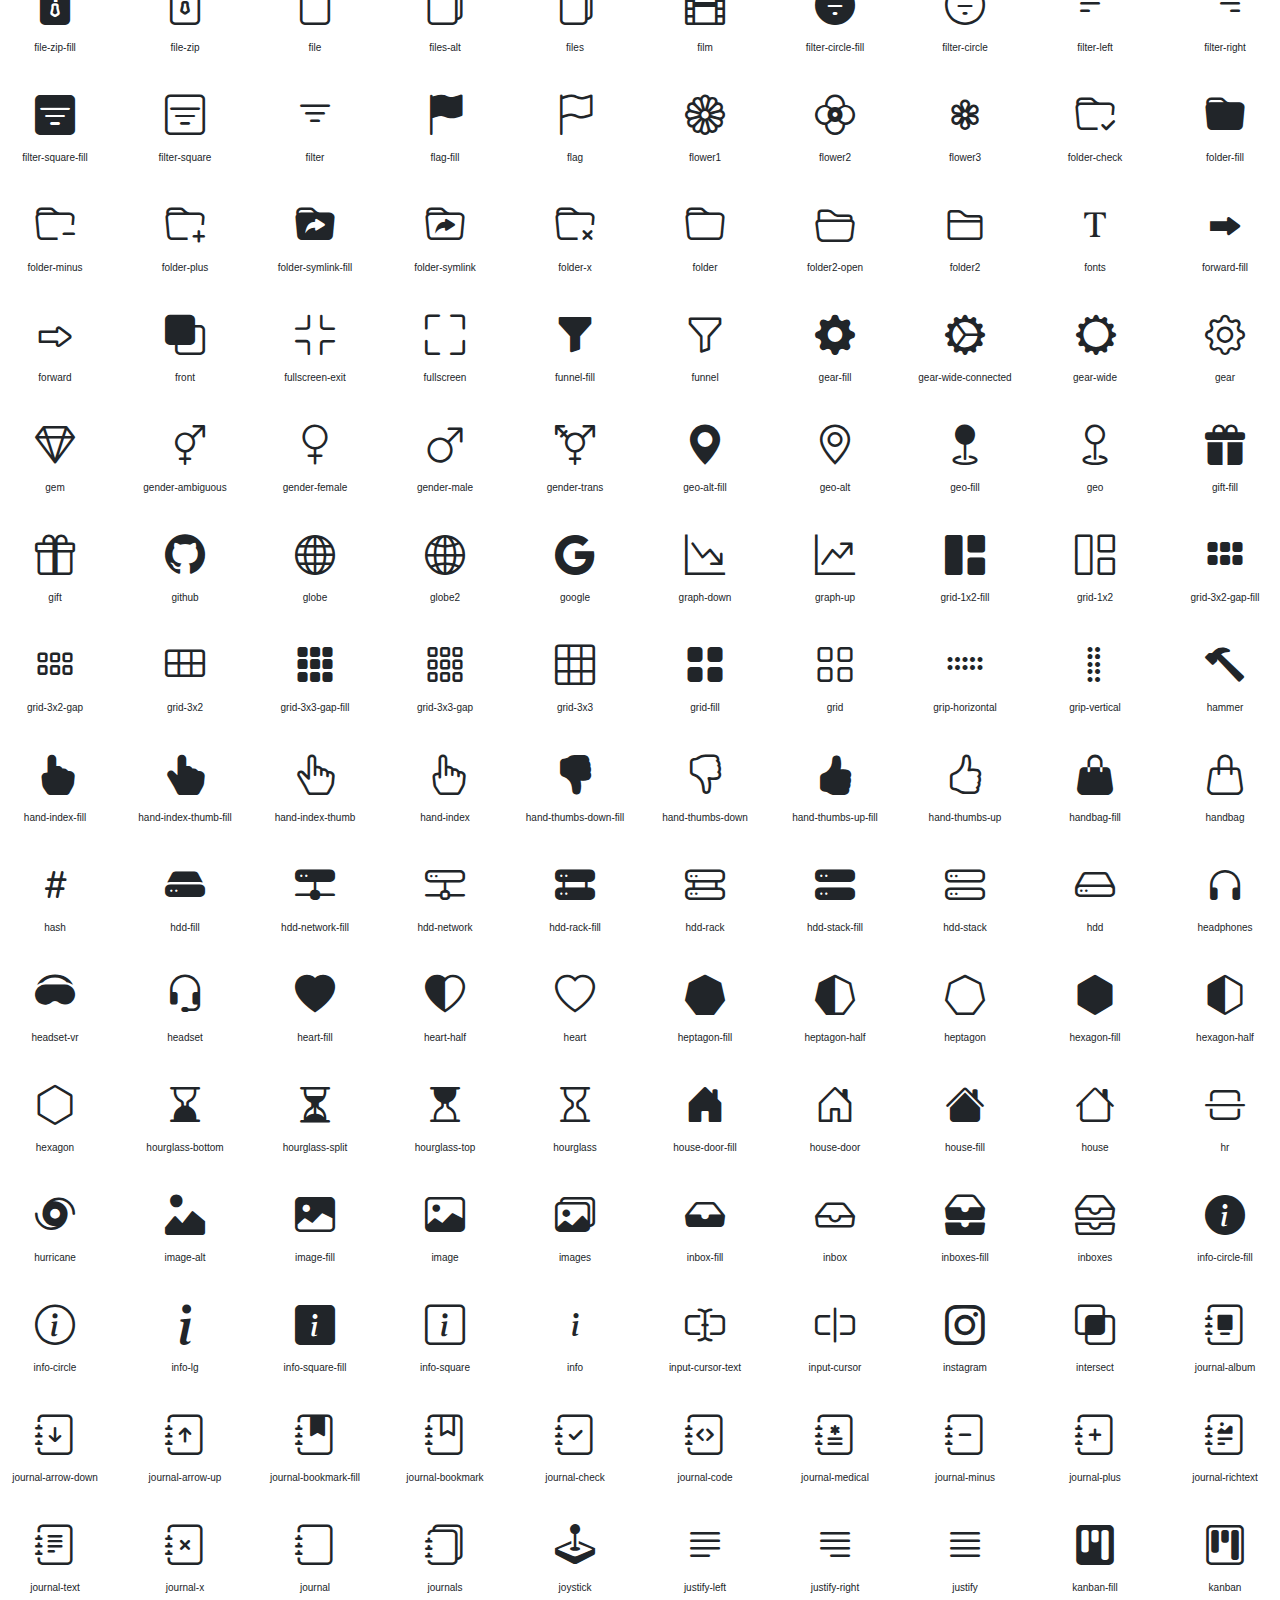
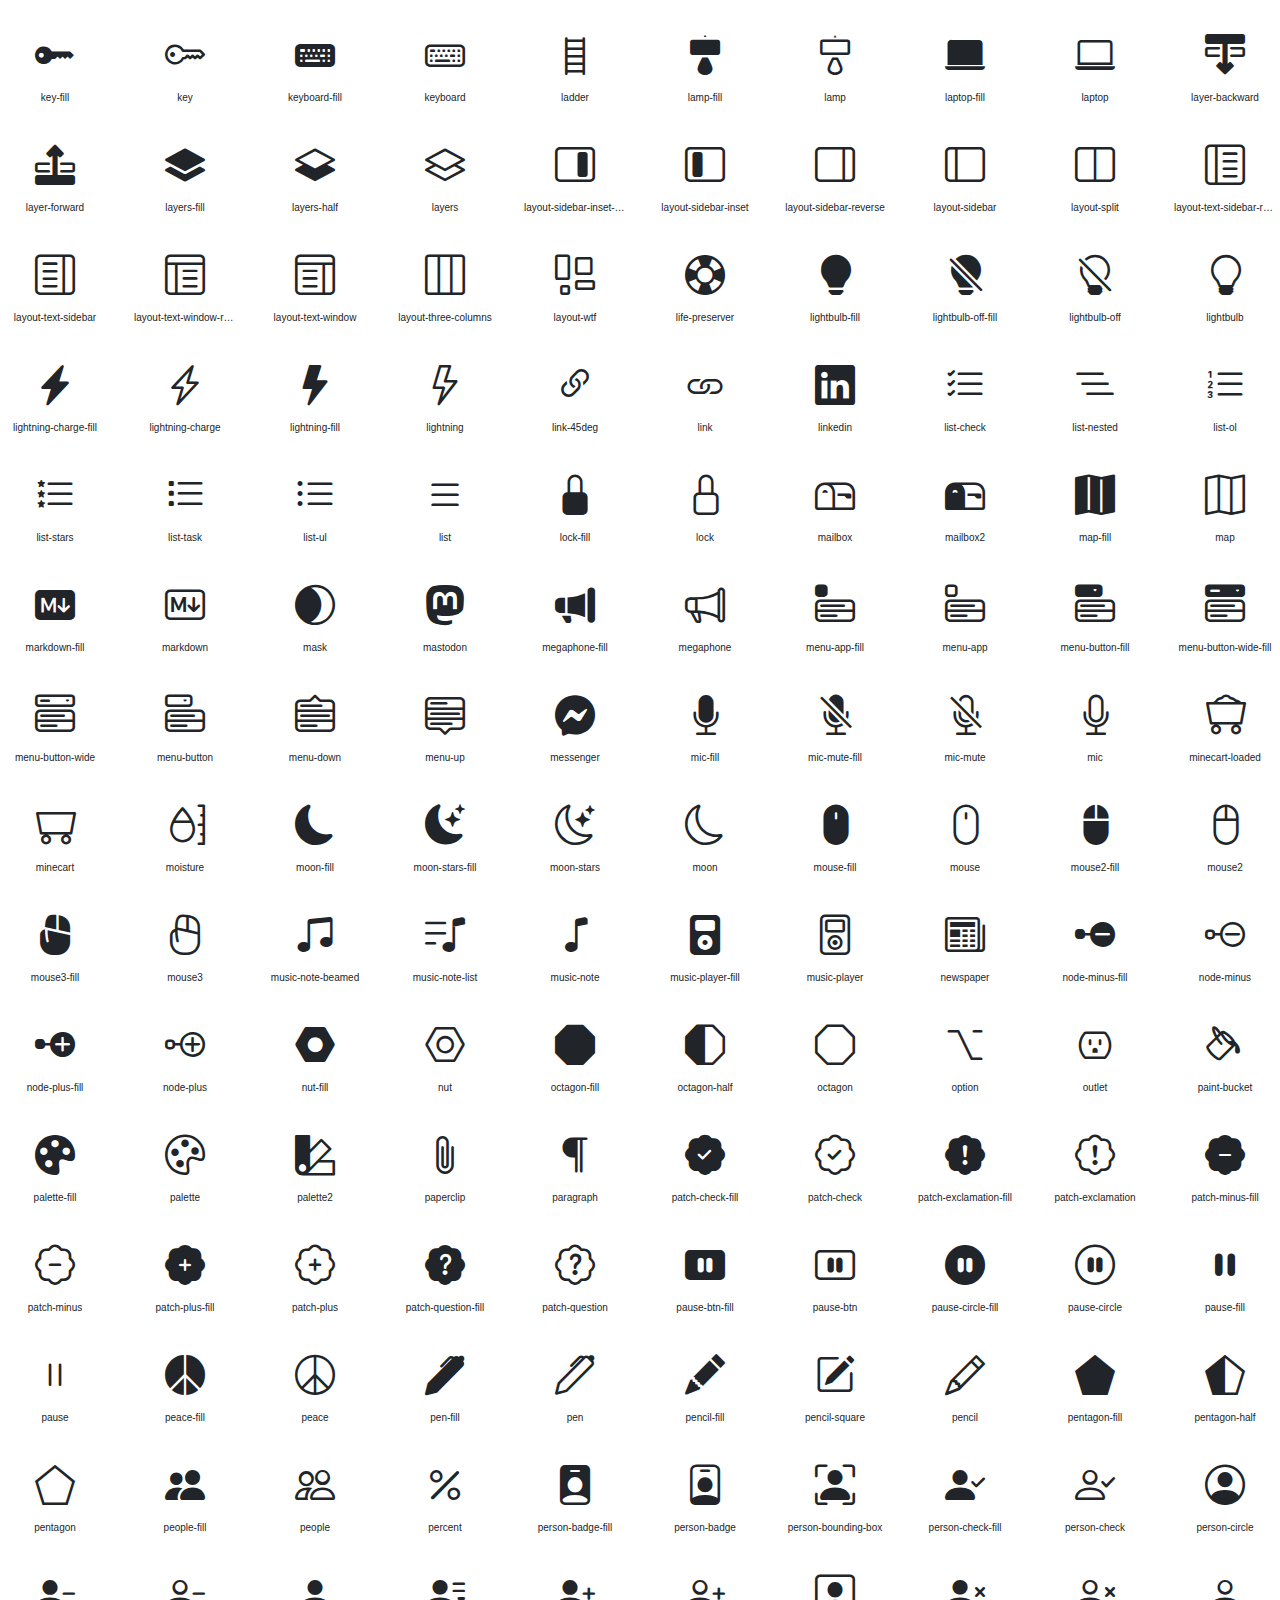
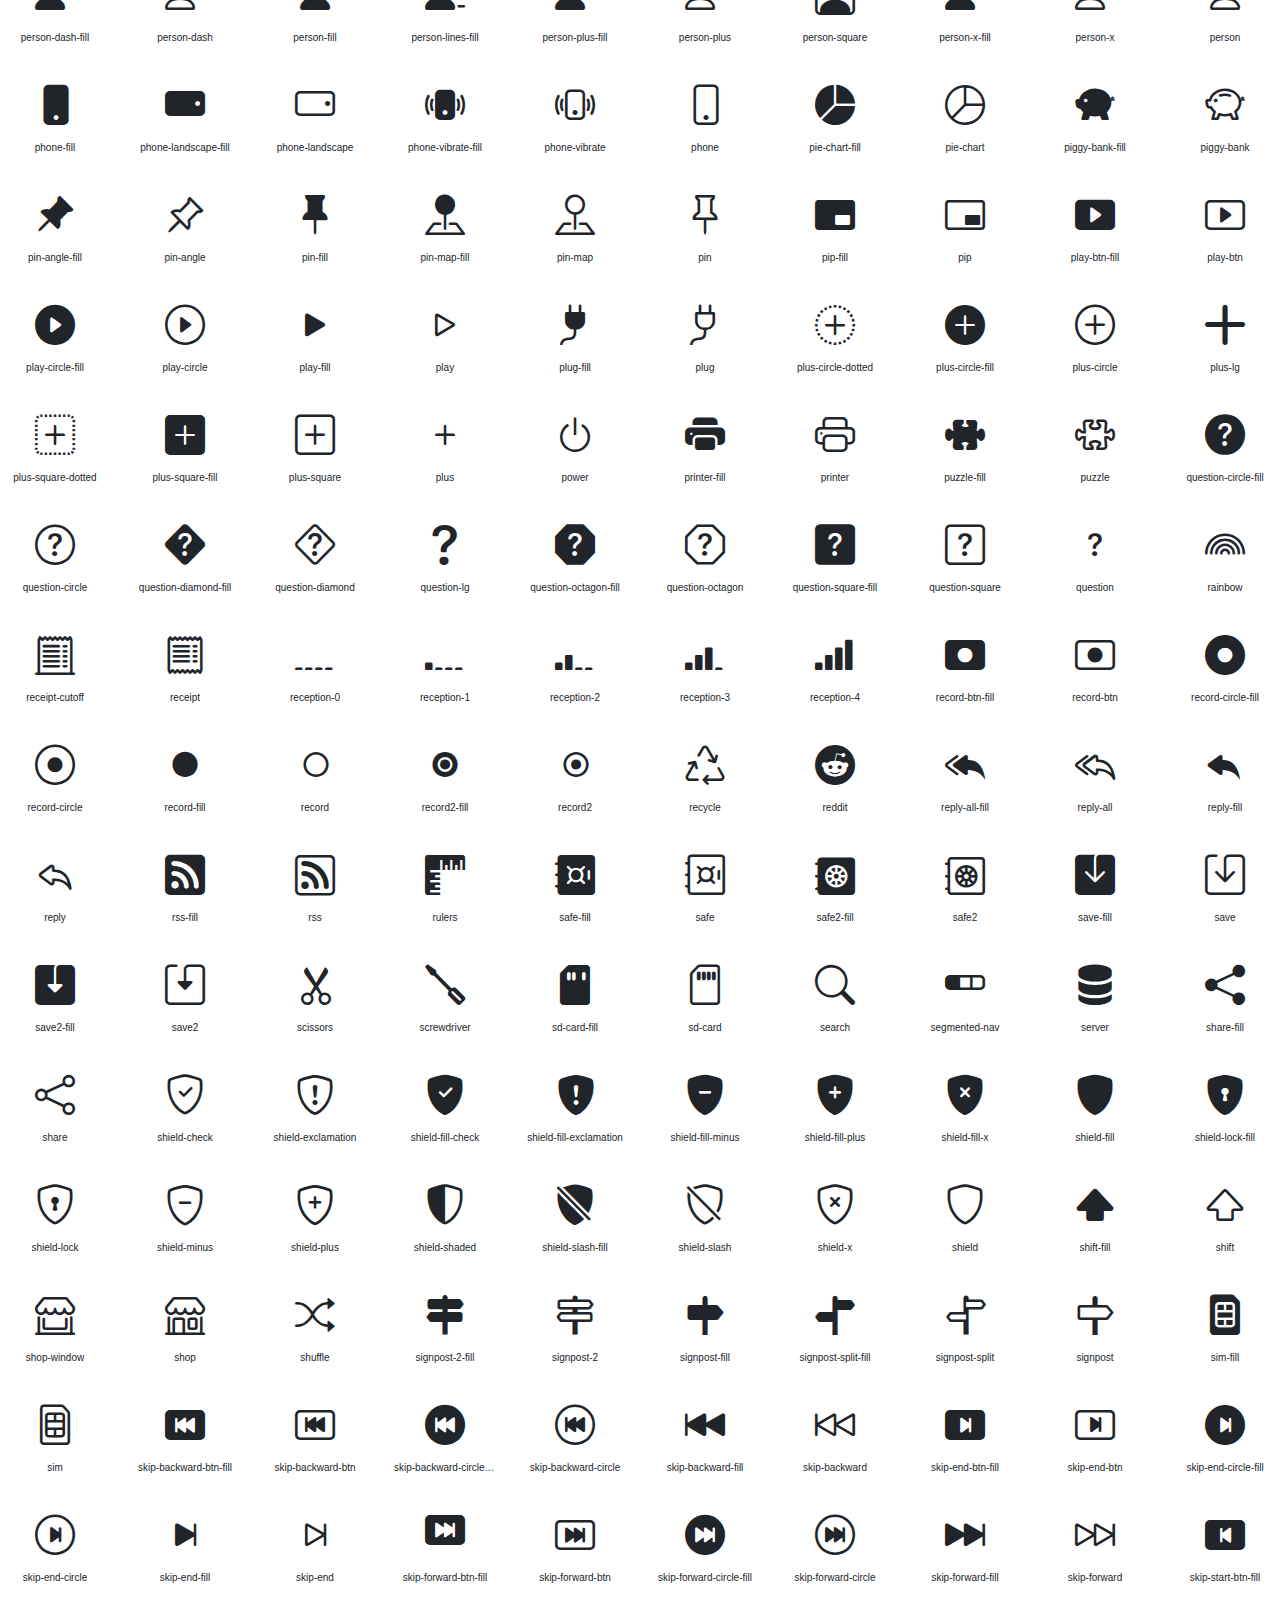
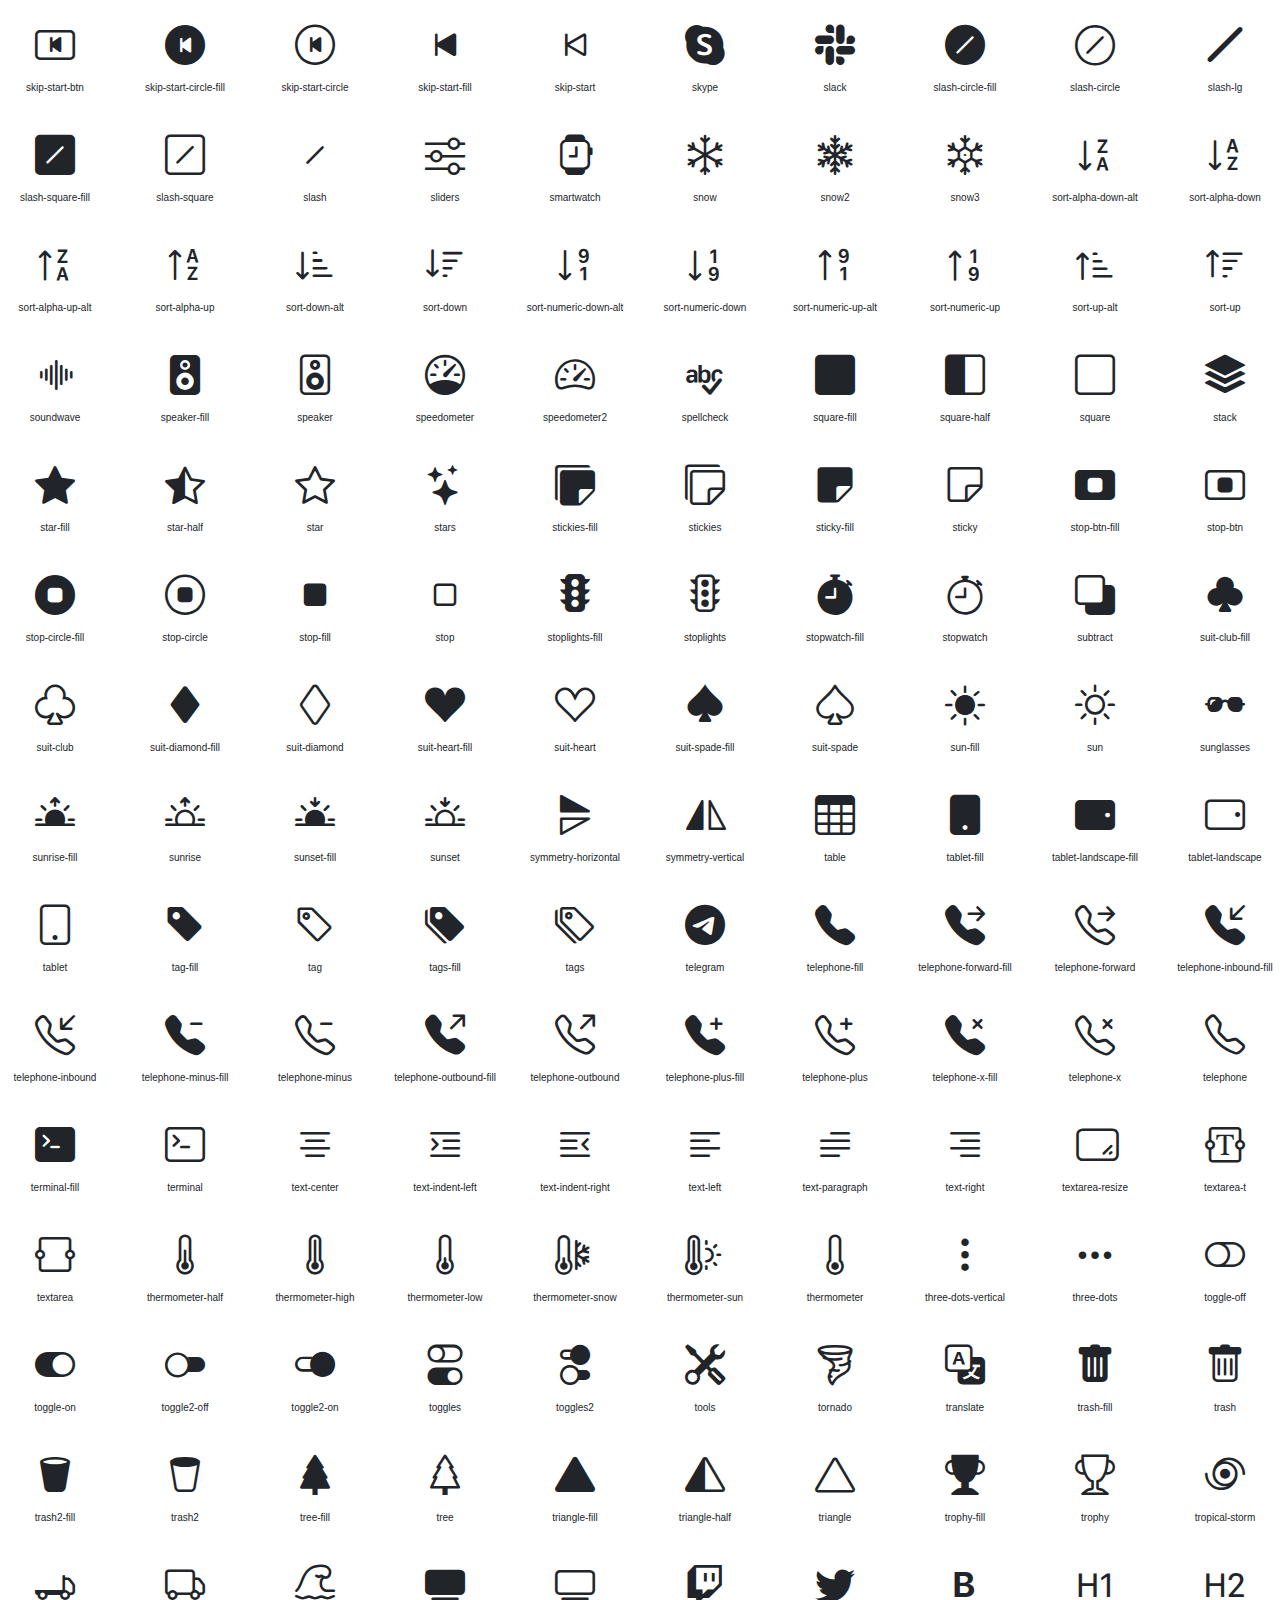
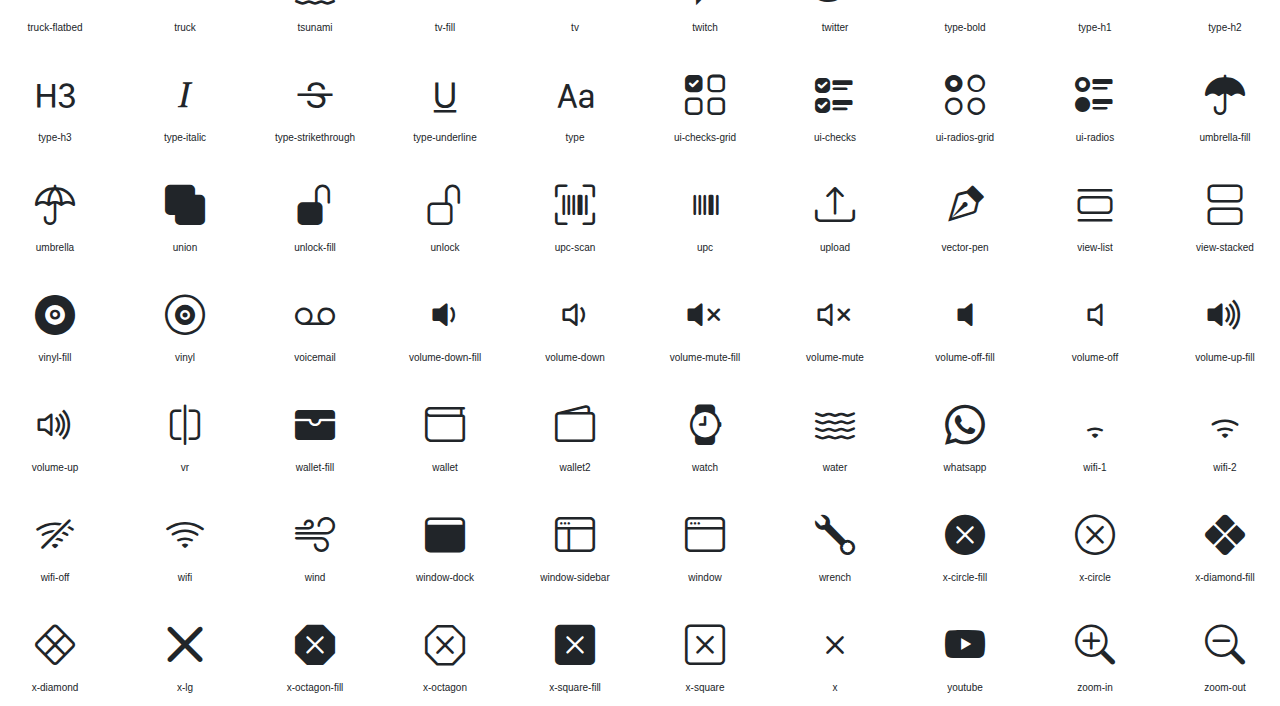
<file: ProjetoBS/files/frame_libs/bootstrap-icons/index.html>
<!doctype html>
<html lang="en">
<head>
  <meta charset="utf-8">
  <title>bootstrap-icons</title>

  <style>
    .icons {
      display: grid;
      max-width: 100%;
      grid-template-columns: repeat(auto-fit, minmax(100px, 1fr) );
      gap: 1.25rem;
    }
    .icon {
      background-color: var(--bs-light);
      border-radius: .25rem;
    }
    .bi {
      margin: .25rem;
      font-size: 2.5rem;
    }
    .label {
      font-family: var(--bs-font-monospace);
    }
    .label {
      display: inline-block;
      width: 100%;
      overflow: hidden;
      padding: .25rem;
      font-size: .625rem;
      text-overflow: ellipsis;
      white-space: nowrap;
    }
  </style>

  <link rel="stylesheet" href="../bootstrap/css/bootstrap.min.css">
  <link rel="stylesheet" href="bootstrap-icons.css">
</head>
<body class="text-center">

  <h1>bootstrap-icons</h1>

  <div class="icons">
    <div class="icon">
      <i class="bi bi-alarm-fill"></i>
      <div class="label">alarm-fill</div>
    </div>
    <div class="icon">
      <i class="bi bi-alarm"></i>
      <div class="label">alarm</div>
    </div>
    <div class="icon">
      <i class="bi bi-align-bottom"></i>
      <div class="label">align-bottom</div>
    </div>
    <div class="icon">
      <i class="bi bi-align-center"></i>
      <div class="label">align-center</div>
    </div>
    <div class="icon">
      <i class="bi bi-align-end"></i>
      <div class="label">align-end</div>
    </div>
    <div class="icon">
      <i class="bi bi-align-middle"></i>
      <div class="label">align-middle</div>
    </div>
    <div class="icon">
      <i class="bi bi-align-start"></i>
      <div class="label">align-start</div>
    </div>
    <div class="icon">
      <i class="bi bi-align-top"></i>
      <div class="label">align-top</div>
    </div>
    <div class="icon">
      <i class="bi bi-alt"></i>
      <div class="label">alt</div>
    </div>
    <div class="icon">
      <i class="bi bi-app-indicator"></i>
      <div class="label">app-indicator</div>
    </div>
    <div class="icon">
      <i class="bi bi-app"></i>
      <div class="label">app</div>
    </div>
    <div class="icon">
      <i class="bi bi-archive-fill"></i>
      <div class="label">archive-fill</div>
    </div>
    <div class="icon">
      <i class="bi bi-archive"></i>
      <div class="label">archive</div>
    </div>
    <div class="icon">
      <i class="bi bi-arrow-90deg-down"></i>
      <div class="label">arrow-90deg-down</div>
    </div>
    <div class="icon">
      <i class="bi bi-arrow-90deg-left"></i>
      <div class="label">arrow-90deg-left</div>
    </div>
    <div class="icon">
      <i class="bi bi-arrow-90deg-right"></i>
      <div class="label">arrow-90deg-right</div>
    </div>
    <div class="icon">
      <i class="bi bi-arrow-90deg-up"></i>
      <div class="label">arrow-90deg-up</div>
    </div>
    <div class="icon">
      <i class="bi bi-arrow-bar-down"></i>
      <div class="label">arrow-bar-down</div>
    </div>
    <div class="icon">
      <i class="bi bi-arrow-bar-left"></i>
      <div class="label">arrow-bar-left</div>
    </div>
    <div class="icon">
      <i class="bi bi-arrow-bar-right"></i>
      <div class="label">arrow-bar-right</div>
    </div>
    <div class="icon">
      <i class="bi bi-arrow-bar-up"></i>
      <div class="label">arrow-bar-up</div>
    </div>
    <div class="icon">
      <i class="bi bi-arrow-clockwise"></i>
      <div class="label">arrow-clockwise</div>
    </div>
    <div class="icon">
      <i class="bi bi-arrow-counterclockwise"></i>
      <div class="label">arrow-counterclockwise</div>
    </div>
    <div class="icon">
      <i class="bi bi-arrow-down-circle-fill"></i>
      <div class="label">arrow-down-circle-fill</div>
    </div>
    <div class="icon">
      <i class="bi bi-arrow-down-circle"></i>
      <div class="label">arrow-down-circle</div>
    </div>
    <div class="icon">
      <i class="bi bi-arrow-down-left-circle-fill"></i>
      <div class="label">arrow-down-left-circle-fill</div>
    </div>
    <div class="icon">
      <i class="bi bi-arrow-down-left-circle"></i>
      <div class="label">arrow-down-left-circle</div>
    </div>
    <div class="icon">
      <i class="bi bi-arrow-down-left-square-fill"></i>
      <div class="label">arrow-down-left-square-fill</div>
    </div>
    <div class="icon">
      <i class="bi bi-arrow-down-left-square"></i>
      <div class="label">arrow-down-left-square</div>
    </div>
    <div class="icon">
      <i class="bi bi-arrow-down-left"></i>
      <div class="label">arrow-down-left</div>
    </div>
    <div class="icon">
      <i class="bi bi-arrow-down-right-circle-fill"></i>
      <div class="label">arrow-down-right-circle-fill</div>
    </div>
    <div class="icon">
      <i class="bi bi-arrow-down-right-circle"></i>
      <div class="label">arrow-down-right-circle</div>
    </div>
    <div class="icon">
      <i class="bi bi-arrow-down-right-square-fill"></i>
      <div class="label">arrow-down-right-square-fill</div>
    </div>
    <div class="icon">
      <i class="bi bi-arrow-down-right-square"></i>
      <div class="label">arrow-down-right-square</div>
    </div>
    <div class="icon">
      <i class="bi bi-arrow-down-right"></i>
      <div class="label">arrow-down-right</div>
    </div>
    <div class="icon">
      <i class="bi bi-arrow-down-short"></i>
      <div class="label">arrow-down-short</div>
    </div>
    <div class="icon">
      <i class="bi bi-arrow-down-square-fill"></i>
      <div class="label">arrow-down-square-fill</div>
    </div>
    <div class="icon">
      <i class="bi bi-arrow-down-square"></i>
      <div class="label">arrow-down-square</div>
    </div>
    <div class="icon">
      <i class="bi bi-arrow-down-up"></i>
      <div class="label">arrow-down-up</div>
    </div>
    <div class="icon">
      <i class="bi bi-arrow-down"></i>
      <div class="label">arrow-down</div>
    </div>
    <div class="icon">
      <i class="bi bi-arrow-left-circle-fill"></i>
      <div class="label">arrow-left-circle-fill</div>
    </div>
    <div class="icon">
      <i class="bi bi-arrow-left-circle"></i>
      <div class="label">arrow-left-circle</div>
    </div>
    <div class="icon">
      <i class="bi bi-arrow-left-right"></i>
      <div class="label">arrow-left-right</div>
    </div>
    <div class="icon">
      <i class="bi bi-arrow-left-short"></i>
      <div class="label">arrow-left-short</div>
    </div>
    <div class="icon">
      <i class="bi bi-arrow-left-square-fill"></i>
      <div class="label">arrow-left-square-fill</div>
    </div>
    <div class="icon">
      <i class="bi bi-arrow-left-square"></i>
      <div class="label">arrow-left-square</div>
    </div>
    <div class="icon">
      <i class="bi bi-arrow-left"></i>
      <div class="label">arrow-left</div>
    </div>
    <div class="icon">
      <i class="bi bi-arrow-repeat"></i>
      <div class="label">arrow-repeat</div>
    </div>
    <div class="icon">
      <i class="bi bi-arrow-return-left"></i>
      <div class="label">arrow-return-left</div>
    </div>
    <div class="icon">
      <i class="bi bi-arrow-return-right"></i>
      <div class="label">arrow-return-right</div>
    </div>
    <div class="icon">
      <i class="bi bi-arrow-right-circle-fill"></i>
      <div class="label">arrow-right-circle-fill</div>
    </div>
    <div class="icon">
      <i class="bi bi-arrow-right-circle"></i>
      <div class="label">arrow-right-circle</div>
    </div>
    <div class="icon">
      <i class="bi bi-arrow-right-short"></i>
      <div class="label">arrow-right-short</div>
    </div>
    <div class="icon">
      <i class="bi bi-arrow-right-square-fill"></i>
      <div class="label">arrow-right-square-fill</div>
    </div>
    <div class="icon">
      <i class="bi bi-arrow-right-square"></i>
      <div class="label">arrow-right-square</div>
    </div>
    <div class="icon">
      <i class="bi bi-arrow-right"></i>
      <div class="label">arrow-right</div>
    </div>
    <div class="icon">
      <i class="bi bi-arrow-up-circle-fill"></i>
      <div class="label">arrow-up-circle-fill</div>
    </div>
    <div class="icon">
      <i class="bi bi-arrow-up-circle"></i>
      <div class="label">arrow-up-circle</div>
    </div>
    <div class="icon">
      <i class="bi bi-arrow-up-left-circle-fill"></i>
      <div class="label">arrow-up-left-circle-fill</div>
    </div>
    <div class="icon">
      <i class="bi bi-arrow-up-left-circle"></i>
      <div class="label">arrow-up-left-circle</div>
    </div>
    <div class="icon">
      <i class="bi bi-arrow-up-left-square-fill"></i>
      <div class="label">arrow-up-left-square-fill</div>
    </div>
    <div class="icon">
      <i class="bi bi-arrow-up-left-square"></i>
      <div class="label">arrow-up-left-square</div>
    </div>
    <div class="icon">
      <i class="bi bi-arrow-up-left"></i>
      <div class="label">arrow-up-left</div>
    </div>
    <div class="icon">
      <i class="bi bi-arrow-up-right-circle-fill"></i>
      <div class="label">arrow-up-right-circle-fill</div>
    </div>
    <div class="icon">
      <i class="bi bi-arrow-up-right-circle"></i>
      <div class="label">arrow-up-right-circle</div>
    </div>
    <div class="icon">
      <i class="bi bi-arrow-up-right-square-fill"></i>
      <div class="label">arrow-up-right-square-fill</div>
    </div>
    <div class="icon">
      <i class="bi bi-arrow-up-right-square"></i>
      <div class="label">arrow-up-right-square</div>
    </div>
    <div class="icon">
      <i class="bi bi-arrow-up-right"></i>
      <div class="label">arrow-up-right</div>
    </div>
    <div class="icon">
      <i class="bi bi-arrow-up-short"></i>
      <div class="label">arrow-up-short</div>
    </div>
    <div class="icon">
      <i class="bi bi-arrow-up-square-fill"></i>
      <div class="label">arrow-up-square-fill</div>
    </div>
    <div class="icon">
      <i class="bi bi-arrow-up-square"></i>
      <div class="label">arrow-up-square</div>
    </div>
    <div class="icon">
      <i class="bi bi-arrow-up"></i>
      <div class="label">arrow-up</div>
    </div>
    <div class="icon">
      <i class="bi bi-arrows-angle-contract"></i>
      <div class="label">arrows-angle-contract</div>
    </div>
    <div class="icon">
      <i class="bi bi-arrows-angle-expand"></i>
      <div class="label">arrows-angle-expand</div>
    </div>
    <div class="icon">
      <i class="bi bi-arrows-collapse"></i>
      <div class="label">arrows-collapse</div>
    </div>
    <div class="icon">
      <i class="bi bi-arrows-expand"></i>
      <div class="label">arrows-expand</div>
    </div>
    <div class="icon">
      <i class="bi bi-arrows-fullscreen"></i>
      <div class="label">arrows-fullscreen</div>
    </div>
    <div class="icon">
      <i class="bi bi-arrows-move"></i>
      <div class="label">arrows-move</div>
    </div>
    <div class="icon">
      <i class="bi bi-aspect-ratio-fill"></i>
      <div class="label">aspect-ratio-fill</div>
    </div>
    <div class="icon">
      <i class="bi bi-aspect-ratio"></i>
      <div class="label">aspect-ratio</div>
    </div>
    <div class="icon">
      <i class="bi bi-asterisk"></i>
      <div class="label">asterisk</div>
    </div>
    <div class="icon">
      <i class="bi bi-at"></i>
      <div class="label">at</div>
    </div>
    <div class="icon">
      <i class="bi bi-award-fill"></i>
      <div class="label">award-fill</div>
    </div>
    <div class="icon">
      <i class="bi bi-award"></i>
      <div class="label">award</div>
    </div>
    <div class="icon">
      <i class="bi bi-back"></i>
      <div class="label">back</div>
    </div>
    <div class="icon">
      <i class="bi bi-backspace-fill"></i>
      <div class="label">backspace-fill</div>
    </div>
    <div class="icon">
      <i class="bi bi-backspace-reverse-fill"></i>
      <div class="label">backspace-reverse-fill</div>
    </div>
    <div class="icon">
      <i class="bi bi-backspace-reverse"></i>
      <div class="label">backspace-reverse</div>
    </div>
    <div class="icon">
      <i class="bi bi-backspace"></i>
      <div class="label">backspace</div>
    </div>
    <div class="icon">
      <i class="bi bi-badge-3d-fill"></i>
      <div class="label">badge-3d-fill</div>
    </div>
    <div class="icon">
      <i class="bi bi-badge-3d"></i>
      <div class="label">badge-3d</div>
    </div>
    <div class="icon">
      <i class="bi bi-badge-4k-fill"></i>
      <div class="label">badge-4k-fill</div>
    </div>
    <div class="icon">
      <i class="bi bi-badge-4k"></i>
      <div class="label">badge-4k</div>
    </div>
    <div class="icon">
      <i class="bi bi-badge-8k-fill"></i>
      <div class="label">badge-8k-fill</div>
    </div>
    <div class="icon">
      <i class="bi bi-badge-8k"></i>
      <div class="label">badge-8k</div>
    </div>
    <div class="icon">
      <i class="bi bi-badge-ad-fill"></i>
      <div class="label">badge-ad-fill</div>
    </div>
    <div class="icon">
      <i class="bi bi-badge-ad"></i>
      <div class="label">badge-ad</div>
    </div>
    <div class="icon">
      <i class="bi bi-badge-ar-fill"></i>
      <div class="label">badge-ar-fill</div>
    </div>
    <div class="icon">
      <i class="bi bi-badge-ar"></i>
      <div class="label">badge-ar</div>
    </div>
    <div class="icon">
      <i class="bi bi-badge-cc-fill"></i>
      <div class="label">badge-cc-fill</div>
    </div>
    <div class="icon">
      <i class="bi bi-badge-cc"></i>
      <div class="label">badge-cc</div>
    </div>
    <div class="icon">
      <i class="bi bi-badge-hd-fill"></i>
      <div class="label">badge-hd-fill</div>
    </div>
    <div class="icon">
      <i class="bi bi-badge-hd"></i>
      <div class="label">badge-hd</div>
    </div>
    <div class="icon">
      <i class="bi bi-badge-tm-fill"></i>
      <div class="label">badge-tm-fill</div>
    </div>
    <div class="icon">
      <i class="bi bi-badge-tm"></i>
      <div class="label">badge-tm</div>
    </div>
    <div class="icon">
      <i class="bi bi-badge-vo-fill"></i>
      <div class="label">badge-vo-fill</div>
    </div>
    <div class="icon">
      <i class="bi bi-badge-vo"></i>
      <div class="label">badge-vo</div>
    </div>
    <div class="icon">
      <i class="bi bi-badge-vr-fill"></i>
      <div class="label">badge-vr-fill</div>
    </div>
    <div class="icon">
      <i class="bi bi-badge-vr"></i>
      <div class="label">badge-vr</div>
    </div>
    <div class="icon">
      <i class="bi bi-badge-wc-fill"></i>
      <div class="label">badge-wc-fill</div>
    </div>
    <div class="icon">
      <i class="bi bi-badge-wc"></i>
      <div class="label">badge-wc</div>
    </div>
    <div class="icon">
      <i class="bi bi-bag-check-fill"></i>
      <div class="label">bag-check-fill</div>
    </div>
    <div class="icon">
      <i class="bi bi-bag-check"></i>
      <div class="label">bag-check</div>
    </div>
    <div class="icon">
      <i class="bi bi-bag-dash-fill"></i>
      <div class="label">bag-dash-fill</div>
    </div>
    <div class="icon">
      <i class="bi bi-bag-dash"></i>
      <div class="label">bag-dash</div>
    </div>
    <div class="icon">
      <i class="bi bi-bag-fill"></i>
      <div class="label">bag-fill</div>
    </div>
    <div class="icon">
      <i class="bi bi-bag-plus-fill"></i>
      <div class="label">bag-plus-fill</div>
    </div>
    <div class="icon">
      <i class="bi bi-bag-plus"></i>
      <div class="label">bag-plus</div>
    </div>
    <div class="icon">
      <i class="bi bi-bag-x-fill"></i>
      <div class="label">bag-x-fill</div>
    </div>
    <div class="icon">
      <i class="bi bi-bag-x"></i>
      <div class="label">bag-x</div>
    </div>
    <div class="icon">
      <i class="bi bi-bag"></i>
      <div class="label">bag</div>
    </div>
    <div class="icon">
      <i class="bi bi-bank"></i>
      <div class="label">bank</div>
    </div>
    <div class="icon">
      <i class="bi bi-bank2"></i>
      <div class="label">bank2</div>
    </div>
    <div class="icon">
      <i class="bi bi-bar-chart-fill"></i>
      <div class="label">bar-chart-fill</div>
    </div>
    <div class="icon">
      <i class="bi bi-bar-chart-line-fill"></i>
      <div class="label">bar-chart-line-fill</div>
    </div>
    <div class="icon">
      <i class="bi bi-bar-chart-line"></i>
      <div class="label">bar-chart-line</div>
    </div>
    <div class="icon">
      <i class="bi bi-bar-chart-steps"></i>
      <div class="label">bar-chart-steps</div>
    </div>
    <div class="icon">
      <i class="bi bi-bar-chart"></i>
      <div class="label">bar-chart</div>
    </div>
    <div class="icon">
      <i class="bi bi-basket-fill"></i>
      <div class="label">basket-fill</div>
    </div>
    <div class="icon">
      <i class="bi bi-basket"></i>
      <div class="label">basket</div>
    </div>
    <div class="icon">
      <i class="bi bi-basket2-fill"></i>
      <div class="label">basket2-fill</div>
    </div>
    <div class="icon">
      <i class="bi bi-basket2"></i>
      <div class="label">basket2</div>
    </div>
    <div class="icon">
      <i class="bi bi-basket3-fill"></i>
      <div class="label">basket3-fill</div>
    </div>
    <div class="icon">
      <i class="bi bi-basket3"></i>
      <div class="label">basket3</div>
    </div>
    <div class="icon">
      <i class="bi bi-battery-charging"></i>
      <div class="label">battery-charging</div>
    </div>
    <div class="icon">
      <i class="bi bi-battery-full"></i>
      <div class="label">battery-full</div>
    </div>
    <div class="icon">
      <i class="bi bi-battery-half"></i>
      <div class="label">battery-half</div>
    </div>
    <div class="icon">
      <i class="bi bi-battery"></i>
      <div class="label">battery</div>
    </div>
    <div class="icon">
      <i class="bi bi-bell-fill"></i>
      <div class="label">bell-fill</div>
    </div>
    <div class="icon">
      <i class="bi bi-bell-slash-fill"></i>
      <div class="label">bell-slash-fill</div>
    </div>
    <div class="icon">
      <i class="bi bi-bell-slash"></i>
      <div class="label">bell-slash</div>
    </div>
    <div class="icon">
      <i class="bi bi-bell"></i>
      <div class="label">bell</div>
    </div>
    <div class="icon">
      <i class="bi bi-bezier"></i>
      <div class="label">bezier</div>
    </div>
    <div class="icon">
      <i class="bi bi-bezier2"></i>
      <div class="label">bezier2</div>
    </div>
    <div class="icon">
      <i class="bi bi-bicycle"></i>
      <div class="label">bicycle</div>
    </div>
    <div class="icon">
      <i class="bi bi-binoculars-fill"></i>
      <div class="label">binoculars-fill</div>
    </div>
    <div class="icon">
      <i class="bi bi-binoculars"></i>
      <div class="label">binoculars</div>
    </div>
    <div class="icon">
      <i class="bi bi-blockquote-left"></i>
      <div class="label">blockquote-left</div>
    </div>
    <div class="icon">
      <i class="bi bi-blockquote-right"></i>
      <div class="label">blockquote-right</div>
    </div>
    <div class="icon">
      <i class="bi bi-book-fill"></i>
      <div class="label">book-fill</div>
    </div>
    <div class="icon">
      <i class="bi bi-book-half"></i>
      <div class="label">book-half</div>
    </div>
    <div class="icon">
      <i class="bi bi-book"></i>
      <div class="label">book</div>
    </div>
    <div class="icon">
      <i class="bi bi-bookmark-check-fill"></i>
      <div class="label">bookmark-check-fill</div>
    </div>
    <div class="icon">
      <i class="bi bi-bookmark-check"></i>
      <div class="label">bookmark-check</div>
    </div>
    <div class="icon">
      <i class="bi bi-bookmark-dash-fill"></i>
      <div class="label">bookmark-dash-fill</div>
    </div>
    <div class="icon">
      <i class="bi bi-bookmark-dash"></i>
      <div class="label">bookmark-dash</div>
    </div>
    <div class="icon">
      <i class="bi bi-bookmark-fill"></i>
      <div class="label">bookmark-fill</div>
    </div>
    <div class="icon">
      <i class="bi bi-bookmark-heart-fill"></i>
      <div class="label">bookmark-heart-fill</div>
    </div>
    <div class="icon">
      <i class="bi bi-bookmark-heart"></i>
      <div class="label">bookmark-heart</div>
    </div>
    <div class="icon">
      <i class="bi bi-bookmark-plus-fill"></i>
      <div class="label">bookmark-plus-fill</div>
    </div>
    <div class="icon">
      <i class="bi bi-bookmark-plus"></i>
      <div class="label">bookmark-plus</div>
    </div>
    <div class="icon">
      <i class="bi bi-bookmark-star-fill"></i>
      <div class="label">bookmark-star-fill</div>
    </div>
    <div class="icon">
      <i class="bi bi-bookmark-star"></i>
      <div class="label">bookmark-star</div>
    </div>
    <div class="icon">
      <i class="bi bi-bookmark-x-fill"></i>
      <div class="label">bookmark-x-fill</div>
    </div>
    <div class="icon">
      <i class="bi bi-bookmark-x"></i>
      <div class="label">bookmark-x</div>
    </div>
    <div class="icon">
      <i class="bi bi-bookmark"></i>
      <div class="label">bookmark</div>
    </div>
    <div class="icon">
      <i class="bi bi-bookmarks-fill"></i>
      <div class="label">bookmarks-fill</div>
    </div>
    <div class="icon">
      <i class="bi bi-bookmarks"></i>
      <div class="label">bookmarks</div>
    </div>
    <div class="icon">
      <i class="bi bi-bookshelf"></i>
      <div class="label">bookshelf</div>
    </div>
    <div class="icon">
      <i class="bi bi-bootstrap-fill"></i>
      <div class="label">bootstrap-fill</div>
    </div>
    <div class="icon">
      <i class="bi bi-bootstrap-reboot"></i>
      <div class="label">bootstrap-reboot</div>
    </div>
    <div class="icon">
      <i class="bi bi-bootstrap"></i>
      <div class="label">bootstrap</div>
    </div>
    <div class="icon">
      <i class="bi bi-border-all"></i>
      <div class="label">border-all</div>
    </div>
    <div class="icon">
      <i class="bi bi-border-bottom"></i>
      <div class="label">border-bottom</div>
    </div>
    <div class="icon">
      <i class="bi bi-border-center"></i>
      <div class="label">border-center</div>
    </div>
    <div class="icon">
      <i class="bi bi-border-inner"></i>
      <div class="label">border-inner</div>
    </div>
    <div class="icon">
      <i class="bi bi-border-left"></i>
      <div class="label">border-left</div>
    </div>
    <div class="icon">
      <i class="bi bi-border-middle"></i>
      <div class="label">border-middle</div>
    </div>
    <div class="icon">
      <i class="bi bi-border-outer"></i>
      <div class="label">border-outer</div>
    </div>
    <div class="icon">
      <i class="bi bi-border-right"></i>
      <div class="label">border-right</div>
    </div>
    <div class="icon">
      <i class="bi bi-border-style"></i>
      <div class="label">border-style</div>
    </div>
    <div class="icon">
      <i class="bi bi-border-top"></i>
      <div class="label">border-top</div>
    </div>
    <div class="icon">
      <i class="bi bi-border-width"></i>
      <div class="label">border-width</div>
    </div>
    <div class="icon">
      <i class="bi bi-border"></i>
      <div class="label">border</div>
    </div>
    <div class="icon">
      <i class="bi bi-bounding-box-circles"></i>
      <div class="label">bounding-box-circles</div>
    </div>
    <div class="icon">
      <i class="bi bi-bounding-box"></i>
      <div class="label">bounding-box</div>
    </div>
    <div class="icon">
      <i class="bi bi-box-arrow-down-left"></i>
      <div class="label">box-arrow-down-left</div>
    </div>
    <div class="icon">
      <i class="bi bi-box-arrow-down-right"></i>
      <div class="label">box-arrow-down-right</div>
    </div>
    <div class="icon">
      <i class="bi bi-box-arrow-down"></i>
      <div class="label">box-arrow-down</div>
    </div>
    <div class="icon">
      <i class="bi bi-box-arrow-in-down-left"></i>
      <div class="label">box-arrow-in-down-left</div>
    </div>
    <div class="icon">
      <i class="bi bi-box-arrow-in-down-right"></i>
      <div class="label">box-arrow-in-down-right</div>
    </div>
    <div class="icon">
      <i class="bi bi-box-arrow-in-down"></i>
      <div class="label">box-arrow-in-down</div>
    </div>
    <div class="icon">
      <i class="bi bi-box-arrow-in-left"></i>
      <div class="label">box-arrow-in-left</div>
    </div>
    <div class="icon">
      <i class="bi bi-box-arrow-in-right"></i>
      <div class="label">box-arrow-in-right</div>
    </div>
    <div class="icon">
      <i class="bi bi-box-arrow-in-up-left"></i>
      <div class="label">box-arrow-in-up-left</div>
    </div>
    <div class="icon">
      <i class="bi bi-box-arrow-in-up-right"></i>
      <div class="label">box-arrow-in-up-right</div>
    </div>
    <div class="icon">
      <i class="bi bi-box-arrow-in-up"></i>
      <div class="label">box-arrow-in-up</div>
    </div>
    <div class="icon">
      <i class="bi bi-box-arrow-left"></i>
      <div class="label">box-arrow-left</div>
    </div>
    <div class="icon">
      <i class="bi bi-box-arrow-right"></i>
      <div class="label">box-arrow-right</div>
    </div>
    <div class="icon">
      <i class="bi bi-box-arrow-up-left"></i>
      <div class="label">box-arrow-up-left</div>
    </div>
    <div class="icon">
      <i class="bi bi-box-arrow-up-right"></i>
      <div class="label">box-arrow-up-right</div>
    </div>
    <div class="icon">
      <i class="bi bi-box-arrow-up"></i>
      <div class="label">box-arrow-up</div>
    </div>
    <div class="icon">
      <i class="bi bi-box-seam"></i>
      <div class="label">box-seam</div>
    </div>
    <div class="icon">
      <i class="bi bi-box"></i>
      <div class="label">box</div>
    </div>
    <div class="icon">
      <i class="bi bi-braces"></i>
      <div class="label">braces</div>
    </div>
    <div class="icon">
      <i class="bi bi-bricks"></i>
      <div class="label">bricks</div>
    </div>
    <div class="icon">
      <i class="bi bi-briefcase-fill"></i>
      <div class="label">briefcase-fill</div>
    </div>
    <div class="icon">
      <i class="bi bi-briefcase"></i>
      <div class="label">briefcase</div>
    </div>
    <div class="icon">
      <i class="bi bi-brightness-alt-high-fill"></i>
      <div class="label">brightness-alt-high-fill</div>
    </div>
    <div class="icon">
      <i class="bi bi-brightness-alt-high"></i>
      <div class="label">brightness-alt-high</div>
    </div>
    <div class="icon">
      <i class="bi bi-brightness-alt-low-fill"></i>
      <div class="label">brightness-alt-low-fill</div>
    </div>
    <div class="icon">
      <i class="bi bi-brightness-alt-low"></i>
      <div class="label">brightness-alt-low</div>
    </div>
    <div class="icon">
      <i class="bi bi-brightness-high-fill"></i>
      <div class="label">brightness-high-fill</div>
    </div>
    <div class="icon">
      <i class="bi bi-brightness-high"></i>
      <div class="label">brightness-high</div>
    </div>
    <div class="icon">
      <i class="bi bi-brightness-low-fill"></i>
      <div class="label">brightness-low-fill</div>
    </div>
    <div class="icon">
      <i class="bi bi-brightness-low"></i>
      <div class="label">brightness-low</div>
    </div>
    <div class="icon">
      <i class="bi bi-broadcast-pin"></i>
      <div class="label">broadcast-pin</div>
    </div>
    <div class="icon">
      <i class="bi bi-broadcast"></i>
      <div class="label">broadcast</div>
    </div>
    <div class="icon">
      <i class="bi bi-brush-fill"></i>
      <div class="label">brush-fill</div>
    </div>
    <div class="icon">
      <i class="bi bi-brush"></i>
      <div class="label">brush</div>
    </div>
    <div class="icon">
      <i class="bi bi-bucket-fill"></i>
      <div class="label">bucket-fill</div>
    </div>
    <div class="icon">
      <i class="bi bi-bucket"></i>
      <div class="label">bucket</div>
    </div>
    <div class="icon">
      <i class="bi bi-bug-fill"></i>
      <div class="label">bug-fill</div>
    </div>
    <div class="icon">
      <i class="bi bi-bug"></i>
      <div class="label">bug</div>
    </div>
    <div class="icon">
      <i class="bi bi-building"></i>
      <div class="label">building</div>
    </div>
    <div class="icon">
      <i class="bi bi-bullseye"></i>
      <div class="label">bullseye</div>
    </div>
    <div class="icon">
      <i class="bi bi-calculator-fill"></i>
      <div class="label">calculator-fill</div>
    </div>
    <div class="icon">
      <i class="bi bi-calculator"></i>
      <div class="label">calculator</div>
    </div>
    <div class="icon">
      <i class="bi bi-calendar-check-fill"></i>
      <div class="label">calendar-check-fill</div>
    </div>
    <div class="icon">
      <i class="bi bi-calendar-check"></i>
      <div class="label">calendar-check</div>
    </div>
    <div class="icon">
      <i class="bi bi-calendar-date-fill"></i>
      <div class="label">calendar-date-fill</div>
    </div>
    <div class="icon">
      <i class="bi bi-calendar-date"></i>
      <div class="label">calendar-date</div>
    </div>
    <div class="icon">
      <i class="bi bi-calendar-day-fill"></i>
      <div class="label">calendar-day-fill</div>
    </div>
    <div class="icon">
      <i class="bi bi-calendar-day"></i>
      <div class="label">calendar-day</div>
    </div>
    <div class="icon">
      <i class="bi bi-calendar-event-fill"></i>
      <div class="label">calendar-event-fill</div>
    </div>
    <div class="icon">
      <i class="bi bi-calendar-event"></i>
      <div class="label">calendar-event</div>
    </div>
    <div class="icon">
      <i class="bi bi-calendar-fill"></i>
      <div class="label">calendar-fill</div>
    </div>
    <div class="icon">
      <i class="bi bi-calendar-minus-fill"></i>
      <div class="label">calendar-minus-fill</div>
    </div>
    <div class="icon">
      <i class="bi bi-calendar-minus"></i>
      <div class="label">calendar-minus</div>
    </div>
    <div class="icon">
      <i class="bi bi-calendar-month-fill"></i>
      <div class="label">calendar-month-fill</div>
    </div>
    <div class="icon">
      <i class="bi bi-calendar-month"></i>
      <div class="label">calendar-month</div>
    </div>
    <div class="icon">
      <i class="bi bi-calendar-plus-fill"></i>
      <div class="label">calendar-plus-fill</div>
    </div>
    <div class="icon">
      <i class="bi bi-calendar-plus"></i>
      <div class="label">calendar-plus</div>
    </div>
    <div class="icon">
      <i class="bi bi-calendar-range-fill"></i>
      <div class="label">calendar-range-fill</div>
    </div>
    <div class="icon">
      <i class="bi bi-calendar-range"></i>
      <div class="label">calendar-range</div>
    </div>
    <div class="icon">
      <i class="bi bi-calendar-week-fill"></i>
      <div class="label">calendar-week-fill</div>
    </div>
    <div class="icon">
      <i class="bi bi-calendar-week"></i>
      <div class="label">calendar-week</div>
    </div>
    <div class="icon">
      <i class="bi bi-calendar-x-fill"></i>
      <div class="label">calendar-x-fill</div>
    </div>
    <div class="icon">
      <i class="bi bi-calendar-x"></i>
      <div class="label">calendar-x</div>
    </div>
    <div class="icon">
      <i class="bi bi-calendar"></i>
      <div class="label">calendar</div>
    </div>
    <div class="icon">
      <i class="bi bi-calendar2-check-fill"></i>
      <div class="label">calendar2-check-fill</div>
    </div>
    <div class="icon">
      <i class="bi bi-calendar2-check"></i>
      <div class="label">calendar2-check</div>
    </div>
    <div class="icon">
      <i class="bi bi-calendar2-date-fill"></i>
      <div class="label">calendar2-date-fill</div>
    </div>
    <div class="icon">
      <i class="bi bi-calendar2-date"></i>
      <div class="label">calendar2-date</div>
    </div>
    <div class="icon">
      <i class="bi bi-calendar2-day-fill"></i>
      <div class="label">calendar2-day-fill</div>
    </div>
    <div class="icon">
      <i class="bi bi-calendar2-day"></i>
      <div class="label">calendar2-day</div>
    </div>
    <div class="icon">
      <i class="bi bi-calendar2-event-fill"></i>
      <div class="label">calendar2-event-fill</div>
    </div>
    <div class="icon">
      <i class="bi bi-calendar2-event"></i>
      <div class="label">calendar2-event</div>
    </div>
    <div class="icon">
      <i class="bi bi-calendar2-fill"></i>
      <div class="label">calendar2-fill</div>
    </div>
    <div class="icon">
      <i class="bi bi-calendar2-minus-fill"></i>
      <div class="label">calendar2-minus-fill</div>
    </div>
    <div class="icon">
      <i class="bi bi-calendar2-minus"></i>
      <div class="label">calendar2-minus</div>
    </div>
    <div class="icon">
      <i class="bi bi-calendar2-month-fill"></i>
      <div class="label">calendar2-month-fill</div>
    </div>
    <div class="icon">
      <i class="bi bi-calendar2-month"></i>
      <div class="label">calendar2-month</div>
    </div>
    <div class="icon">
      <i class="bi bi-calendar2-plus-fill"></i>
      <div class="label">calendar2-plus-fill</div>
    </div>
    <div class="icon">
      <i class="bi bi-calendar2-plus"></i>
      <div class="label">calendar2-plus</div>
    </div>
    <div class="icon">
      <i class="bi bi-calendar2-range-fill"></i>
      <div class="label">calendar2-range-fill</div>
    </div>
    <div class="icon">
      <i class="bi bi-calendar2-range"></i>
      <div class="label">calendar2-range</div>
    </div>
    <div class="icon">
      <i class="bi bi-calendar2-week-fill"></i>
      <div class="label">calendar2-week-fill</div>
    </div>
    <div class="icon">
      <i class="bi bi-calendar2-week"></i>
      <div class="label">calendar2-week</div>
    </div>
    <div class="icon">
      <i class="bi bi-calendar2-x-fill"></i>
      <div class="label">calendar2-x-fill</div>
    </div>
    <div class="icon">
      <i class="bi bi-calendar2-x"></i>
      <div class="label">calendar2-x</div>
    </div>
    <div class="icon">
      <i class="bi bi-calendar2"></i>
      <div class="label">calendar2</div>
    </div>
    <div class="icon">
      <i class="bi bi-calendar3-event-fill"></i>
      <div class="label">calendar3-event-fill</div>
    </div>
    <div class="icon">
      <i class="bi bi-calendar3-event"></i>
      <div class="label">calendar3-event</div>
    </div>
    <div class="icon">
      <i class="bi bi-calendar3-fill"></i>
      <div class="label">calendar3-fill</div>
    </div>
    <div class="icon">
      <i class="bi bi-calendar3-range-fill"></i>
      <div class="label">calendar3-range-fill</div>
    </div>
    <div class="icon">
      <i class="bi bi-calendar3-range"></i>
      <div class="label">calendar3-range</div>
    </div>
    <div class="icon">
      <i class="bi bi-calendar3-week-fill"></i>
      <div class="label">calendar3-week-fill</div>
    </div>
    <div class="icon">
      <i class="bi bi-calendar3-week"></i>
      <div class="label">calendar3-week</div>
    </div>
    <div class="icon">
      <i class="bi bi-calendar3"></i>
      <div class="label">calendar3</div>
    </div>
    <div class="icon">
      <i class="bi bi-calendar4-event"></i>
      <div class="label">calendar4-event</div>
    </div>
    <div class="icon">
      <i class="bi bi-calendar4-range"></i>
      <div class="label">calendar4-range</div>
    </div>
    <div class="icon">
      <i class="bi bi-calendar4-week"></i>
      <div class="label">calendar4-week</div>
    </div>
    <div class="icon">
      <i class="bi bi-calendar4"></i>
      <div class="label">calendar4</div>
    </div>
    <div class="icon">
      <i class="bi bi-camera-fill"></i>
      <div class="label">camera-fill</div>
    </div>
    <div class="icon">
      <i class="bi bi-camera-reels-fill"></i>
      <div class="label">camera-reels-fill</div>
    </div>
    <div class="icon">
      <i class="bi bi-camera-reels"></i>
      <div class="label">camera-reels</div>
    </div>
    <div class="icon">
      <i class="bi bi-camera-video-fill"></i>
      <div class="label">camera-video-fill</div>
    </div>
    <div class="icon">
      <i class="bi bi-camera-video-off-fill"></i>
      <div class="label">camera-video-off-fill</div>
    </div>
    <div class="icon">
      <i class="bi bi-camera-video-off"></i>
      <div class="label">camera-video-off</div>
    </div>
    <div class="icon">
      <i class="bi bi-camera-video"></i>
      <div class="label">camera-video</div>
    </div>
    <div class="icon">
      <i class="bi bi-camera"></i>
      <div class="label">camera</div>
    </div>
    <div class="icon">
      <i class="bi bi-camera2"></i>
      <div class="label">camera2</div>
    </div>
    <div class="icon">
      <i class="bi bi-capslock-fill"></i>
      <div class="label">capslock-fill</div>
    </div>
    <div class="icon">
      <i class="bi bi-capslock"></i>
      <div class="label">capslock</div>
    </div>
    <div class="icon">
      <i class="bi bi-card-checklist"></i>
      <div class="label">card-checklist</div>
    </div>
    <div class="icon">
      <i class="bi bi-card-heading"></i>
      <div class="label">card-heading</div>
    </div>
    <div class="icon">
      <i class="bi bi-card-image"></i>
      <div class="label">card-image</div>
    </div>
    <div class="icon">
      <i class="bi bi-card-list"></i>
      <div class="label">card-list</div>
    </div>
    <div class="icon">
      <i class="bi bi-card-text"></i>
      <div class="label">card-text</div>
    </div>
    <div class="icon">
      <i class="bi bi-caret-down-fill"></i>
      <div class="label">caret-down-fill</div>
    </div>
    <div class="icon">
      <i class="bi bi-caret-down-square-fill"></i>
      <div class="label">caret-down-square-fill</div>
    </div>
    <div class="icon">
      <i class="bi bi-caret-down-square"></i>
      <div class="label">caret-down-square</div>
    </div>
    <div class="icon">
      <i class="bi bi-caret-down"></i>
      <div class="label">caret-down</div>
    </div>
    <div class="icon">
      <i class="bi bi-caret-left-fill"></i>
      <div class="label">caret-left-fill</div>
    </div>
    <div class="icon">
      <i class="bi bi-caret-left-square-fill"></i>
      <div class="label">caret-left-square-fill</div>
    </div>
    <div class="icon">
      <i class="bi bi-caret-left-square"></i>
      <div class="label">caret-left-square</div>
    </div>
    <div class="icon">
      <i class="bi bi-caret-left"></i>
      <div class="label">caret-left</div>
    </div>
    <div class="icon">
      <i class="bi bi-caret-right-fill"></i>
      <div class="label">caret-right-fill</div>
    </div>
    <div class="icon">
      <i class="bi bi-caret-right-square-fill"></i>
      <div class="label">caret-right-square-fill</div>
    </div>
    <div class="icon">
      <i class="bi bi-caret-right-square"></i>
      <div class="label">caret-right-square</div>
    </div>
    <div class="icon">
      <i class="bi bi-caret-right"></i>
      <div class="label">caret-right</div>
    </div>
    <div class="icon">
      <i class="bi bi-caret-up-fill"></i>
      <div class="label">caret-up-fill</div>
    </div>
    <div class="icon">
      <i class="bi bi-caret-up-square-fill"></i>
      <div class="label">caret-up-square-fill</div>
    </div>
    <div class="icon">
      <i class="bi bi-caret-up-square"></i>
      <div class="label">caret-up-square</div>
    </div>
    <div class="icon">
      <i class="bi bi-caret-up"></i>
      <div class="label">caret-up</div>
    </div>
    <div class="icon">
      <i class="bi bi-cart-check-fill"></i>
      <div class="label">cart-check-fill</div>
    </div>
    <div class="icon">
      <i class="bi bi-cart-check"></i>
      <div class="label">cart-check</div>
    </div>
    <div class="icon">
      <i class="bi bi-cart-dash-fill"></i>
      <div class="label">cart-dash-fill</div>
    </div>
    <div class="icon">
      <i class="bi bi-cart-dash"></i>
      <div class="label">cart-dash</div>
    </div>
    <div class="icon">
      <i class="bi bi-cart-fill"></i>
      <div class="label">cart-fill</div>
    </div>
    <div class="icon">
      <i class="bi bi-cart-plus-fill"></i>
      <div class="label">cart-plus-fill</div>
    </div>
    <div class="icon">
      <i class="bi bi-cart-plus"></i>
      <div class="label">cart-plus</div>
    </div>
    <div class="icon">
      <i class="bi bi-cart-x-fill"></i>
      <div class="label">cart-x-fill</div>
    </div>
    <div class="icon">
      <i class="bi bi-cart-x"></i>
      <div class="label">cart-x</div>
    </div>
    <div class="icon">
      <i class="bi bi-cart"></i>
      <div class="label">cart</div>
    </div>
    <div class="icon">
      <i class="bi bi-cart2"></i>
      <div class="label">cart2</div>
    </div>
    <div class="icon">
      <i class="bi bi-cart3"></i>
      <div class="label">cart3</div>
    </div>
    <div class="icon">
      <i class="bi bi-cart4"></i>
      <div class="label">cart4</div>
    </div>
    <div class="icon">
      <i class="bi bi-cash-coin"></i>
      <div class="label">cash-coin</div>
    </div>
    <div class="icon">
      <i class="bi bi-cash-stack"></i>
      <div class="label">cash-stack</div>
    </div>
    <div class="icon">
      <i class="bi bi-cash"></i>
      <div class="label">cash</div>
    </div>
    <div class="icon">
      <i class="bi bi-cast"></i>
      <div class="label">cast</div>
    </div>
    <div class="icon">
      <i class="bi bi-chat-dots-fill"></i>
      <div class="label">chat-dots-fill</div>
    </div>
    <div class="icon">
      <i class="bi bi-chat-dots"></i>
      <div class="label">chat-dots</div>
    </div>
    <div class="icon">
      <i class="bi bi-chat-fill"></i>
      <div class="label">chat-fill</div>
    </div>
    <div class="icon">
      <i class="bi bi-chat-left-dots-fill"></i>
      <div class="label">chat-left-dots-fill</div>
    </div>
    <div class="icon">
      <i class="bi bi-chat-left-dots"></i>
      <div class="label">chat-left-dots</div>
    </div>
    <div class="icon">
      <i class="bi bi-chat-left-fill"></i>
      <div class="label">chat-left-fill</div>
    </div>
    <div class="icon">
      <i class="bi bi-chat-left-quote-fill"></i>
      <div class="label">chat-left-quote-fill</div>
    </div>
    <div class="icon">
      <i class="bi bi-chat-left-quote"></i>
      <div class="label">chat-left-quote</div>
    </div>
    <div class="icon">
      <i class="bi bi-chat-left-text-fill"></i>
      <div class="label">chat-left-text-fill</div>
    </div>
    <div class="icon">
      <i class="bi bi-chat-left-text"></i>
      <div class="label">chat-left-text</div>
    </div>
    <div class="icon">
      <i class="bi bi-chat-left"></i>
      <div class="label">chat-left</div>
    </div>
    <div class="icon">
      <i class="bi bi-chat-quote-fill"></i>
      <div class="label">chat-quote-fill</div>
    </div>
    <div class="icon">
      <i class="bi bi-chat-quote"></i>
      <div class="label">chat-quote</div>
    </div>
    <div class="icon">
      <i class="bi bi-chat-right-dots-fill"></i>
      <div class="label">chat-right-dots-fill</div>
    </div>
    <div class="icon">
      <i class="bi bi-chat-right-dots"></i>
      <div class="label">chat-right-dots</div>
    </div>
    <div class="icon">
      <i class="bi bi-chat-right-fill"></i>
      <div class="label">chat-right-fill</div>
    </div>
    <div class="icon">
      <i class="bi bi-chat-right-quote-fill"></i>
      <div class="label">chat-right-quote-fill</div>
    </div>
    <div class="icon">
      <i class="bi bi-chat-right-quote"></i>
      <div class="label">chat-right-quote</div>
    </div>
    <div class="icon">
      <i class="bi bi-chat-right-text-fill"></i>
      <div class="label">chat-right-text-fill</div>
    </div>
    <div class="icon">
      <i class="bi bi-chat-right-text"></i>
      <div class="label">chat-right-text</div>
    </div>
    <div class="icon">
      <i class="bi bi-chat-right"></i>
      <div class="label">chat-right</div>
    </div>
    <div class="icon">
      <i class="bi bi-chat-square-dots-fill"></i>
      <div class="label">chat-square-dots-fill</div>
    </div>
    <div class="icon">
      <i class="bi bi-chat-square-dots"></i>
      <div class="label">chat-square-dots</div>
    </div>
    <div class="icon">
      <i class="bi bi-chat-square-fill"></i>
      <div class="label">chat-square-fill</div>
    </div>
    <div class="icon">
      <i class="bi bi-chat-square-quote-fill"></i>
      <div class="label">chat-square-quote-fill</div>
    </div>
    <div class="icon">
      <i class="bi bi-chat-square-quote"></i>
      <div class="label">chat-square-quote</div>
    </div>
    <div class="icon">
      <i class="bi bi-chat-square-text-fill"></i>
      <div class="label">chat-square-text-fill</div>
    </div>
    <div class="icon">
      <i class="bi bi-chat-square-text"></i>
      <div class="label">chat-square-text</div>
    </div>
    <div class="icon">
      <i class="bi bi-chat-square"></i>
      <div class="label">chat-square</div>
    </div>
    <div class="icon">
      <i class="bi bi-chat-text-fill"></i>
      <div class="label">chat-text-fill</div>
    </div>
    <div class="icon">
      <i class="bi bi-chat-text"></i>
      <div class="label">chat-text</div>
    </div>
    <div class="icon">
      <i class="bi bi-chat"></i>
      <div class="label">chat</div>
    </div>
    <div class="icon">
      <i class="bi bi-check-all"></i>
      <div class="label">check-all</div>
    </div>
    <div class="icon">
      <i class="bi bi-check-circle-fill"></i>
      <div class="label">check-circle-fill</div>
    </div>
    <div class="icon">
      <i class="bi bi-check-circle"></i>
      <div class="label">check-circle</div>
    </div>
    <div class="icon">
      <i class="bi bi-check-lg"></i>
      <div class="label">check-lg</div>
    </div>
    <div class="icon">
      <i class="bi bi-check-square-fill"></i>
      <div class="label">check-square-fill</div>
    </div>
    <div class="icon">
      <i class="bi bi-check-square"></i>
      <div class="label">check-square</div>
    </div>
    <div class="icon">
      <i class="bi bi-check"></i>
      <div class="label">check</div>
    </div>
    <div class="icon">
      <i class="bi bi-check2-all"></i>
      <div class="label">check2-all</div>
    </div>
    <div class="icon">
      <i class="bi bi-check2-circle"></i>
      <div class="label">check2-circle</div>
    </div>
    <div class="icon">
      <i class="bi bi-check2-square"></i>
      <div class="label">check2-square</div>
    </div>
    <div class="icon">
      <i class="bi bi-check2"></i>
      <div class="label">check2</div>
    </div>
    <div class="icon">
      <i class="bi bi-chevron-bar-contract"></i>
      <div class="label">chevron-bar-contract</div>
    </div>
    <div class="icon">
      <i class="bi bi-chevron-bar-down"></i>
      <div class="label">chevron-bar-down</div>
    </div>
    <div class="icon">
      <i class="bi bi-chevron-bar-expand"></i>
      <div class="label">chevron-bar-expand</div>
    </div>
    <div class="icon">
      <i class="bi bi-chevron-bar-left"></i>
      <div class="label">chevron-bar-left</div>
    </div>
    <div class="icon">
      <i class="bi bi-chevron-bar-right"></i>
      <div class="label">chevron-bar-right</div>
    </div>
    <div class="icon">
      <i class="bi bi-chevron-bar-up"></i>
      <div class="label">chevron-bar-up</div>
    </div>
    <div class="icon">
      <i class="bi bi-chevron-compact-down"></i>
      <div class="label">chevron-compact-down</div>
    </div>
    <div class="icon">
      <i class="bi bi-chevron-compact-left"></i>
      <div class="label">chevron-compact-left</div>
    </div>
    <div class="icon">
      <i class="bi bi-chevron-compact-right"></i>
      <div class="label">chevron-compact-right</div>
    </div>
    <div class="icon">
      <i class="bi bi-chevron-compact-up"></i>
      <div class="label">chevron-compact-up</div>
    </div>
    <div class="icon">
      <i class="bi bi-chevron-contract"></i>
      <div class="label">chevron-contract</div>
    </div>
    <div class="icon">
      <i class="bi bi-chevron-double-down"></i>
      <div class="label">chevron-double-down</div>
    </div>
    <div class="icon">
      <i class="bi bi-chevron-double-left"></i>
      <div class="label">chevron-double-left</div>
    </div>
    <div class="icon">
      <i class="bi bi-chevron-double-right"></i>
      <div class="label">chevron-double-right</div>
    </div>
    <div class="icon">
      <i class="bi bi-chevron-double-up"></i>
      <div class="label">chevron-double-up</div>
    </div>
    <div class="icon">
      <i class="bi bi-chevron-down"></i>
      <div class="label">chevron-down</div>
    </div>
    <div class="icon">
      <i class="bi bi-chevron-expand"></i>
      <div class="label">chevron-expand</div>
    </div>
    <div class="icon">
      <i class="bi bi-chevron-left"></i>
      <div class="label">chevron-left</div>
    </div>
    <div class="icon">
      <i class="bi bi-chevron-right"></i>
      <div class="label">chevron-right</div>
    </div>
    <div class="icon">
      <i class="bi bi-chevron-up"></i>
      <div class="label">chevron-up</div>
    </div>
    <div class="icon">
      <i class="bi bi-circle-fill"></i>
      <div class="label">circle-fill</div>
    </div>
    <div class="icon">
      <i class="bi bi-circle-half"></i>
      <div class="label">circle-half</div>
    </div>
    <div class="icon">
      <i class="bi bi-circle-square"></i>
      <div class="label">circle-square</div>
    </div>
    <div class="icon">
      <i class="bi bi-circle"></i>
      <div class="label">circle</div>
    </div>
    <div class="icon">
      <i class="bi bi-clipboard-check"></i>
      <div class="label">clipboard-check</div>
    </div>
    <div class="icon">
      <i class="bi bi-clipboard-data"></i>
      <div class="label">clipboard-data</div>
    </div>
    <div class="icon">
      <i class="bi bi-clipboard-minus"></i>
      <div class="label">clipboard-minus</div>
    </div>
    <div class="icon">
      <i class="bi bi-clipboard-plus"></i>
      <div class="label">clipboard-plus</div>
    </div>
    <div class="icon">
      <i class="bi bi-clipboard-x"></i>
      <div class="label">clipboard-x</div>
    </div>
    <div class="icon">
      <i class="bi bi-clipboard"></i>
      <div class="label">clipboard</div>
    </div>
    <div class="icon">
      <i class="bi bi-clock-fill"></i>
      <div class="label">clock-fill</div>
    </div>
    <div class="icon">
      <i class="bi bi-clock-history"></i>
      <div class="label">clock-history</div>
    </div>
    <div class="icon">
      <i class="bi bi-clock"></i>
      <div class="label">clock</div>
    </div>
    <div class="icon">
      <i class="bi bi-cloud-arrow-down-fill"></i>
      <div class="label">cloud-arrow-down-fill</div>
    </div>
    <div class="icon">
      <i class="bi bi-cloud-arrow-down"></i>
      <div class="label">cloud-arrow-down</div>
    </div>
    <div class="icon">
      <i class="bi bi-cloud-arrow-up-fill"></i>
      <div class="label">cloud-arrow-up-fill</div>
    </div>
    <div class="icon">
      <i class="bi bi-cloud-arrow-up"></i>
      <div class="label">cloud-arrow-up</div>
    </div>
    <div class="icon">
      <i class="bi bi-cloud-check-fill"></i>
      <div class="label">cloud-check-fill</div>
    </div>
    <div class="icon">
      <i class="bi bi-cloud-check"></i>
      <div class="label">cloud-check</div>
    </div>
    <div class="icon">
      <i class="bi bi-cloud-download-fill"></i>
      <div class="label">cloud-download-fill</div>
    </div>
    <div class="icon">
      <i class="bi bi-cloud-download"></i>
      <div class="label">cloud-download</div>
    </div>
    <div class="icon">
      <i class="bi bi-cloud-drizzle-fill"></i>
      <div class="label">cloud-drizzle-fill</div>
    </div>
    <div class="icon">
      <i class="bi bi-cloud-drizzle"></i>
      <div class="label">cloud-drizzle</div>
    </div>
    <div class="icon">
      <i class="bi bi-cloud-fill"></i>
      <div class="label">cloud-fill</div>
    </div>
    <div class="icon">
      <i class="bi bi-cloud-fog-fill"></i>
      <div class="label">cloud-fog-fill</div>
    </div>
    <div class="icon">
      <i class="bi bi-cloud-fog"></i>
      <div class="label">cloud-fog</div>
    </div>
    <div class="icon">
      <i class="bi bi-cloud-fog2-fill"></i>
      <div class="label">cloud-fog2-fill</div>
    </div>
    <div class="icon">
      <i class="bi bi-cloud-fog2"></i>
      <div class="label">cloud-fog2</div>
    </div>
    <div class="icon">
      <i class="bi bi-cloud-hail-fill"></i>
      <div class="label">cloud-hail-fill</div>
    </div>
    <div class="icon">
      <i class="bi bi-cloud-hail"></i>
      <div class="label">cloud-hail</div>
    </div>
    <div class="icon">
      <i class="bi bi-cloud-haze-1"></i>
      <div class="label">cloud-haze-1</div>
    </div>
    <div class="icon">
      <i class="bi bi-cloud-haze-fill"></i>
      <div class="label">cloud-haze-fill</div>
    </div>
    <div class="icon">
      <i class="bi bi-cloud-haze"></i>
      <div class="label">cloud-haze</div>
    </div>
    <div class="icon">
      <i class="bi bi-cloud-haze2-fill"></i>
      <div class="label">cloud-haze2-fill</div>
    </div>
    <div class="icon">
      <i class="bi bi-cloud-lightning-fill"></i>
      <div class="label">cloud-lightning-fill</div>
    </div>
    <div class="icon">
      <i class="bi bi-cloud-lightning-rain-fill"></i>
      <div class="label">cloud-lightning-rain-fill</div>
    </div>
    <div class="icon">
      <i class="bi bi-cloud-lightning-rain"></i>
      <div class="label">cloud-lightning-rain</div>
    </div>
    <div class="icon">
      <i class="bi bi-cloud-lightning"></i>
      <div class="label">cloud-lightning</div>
    </div>
    <div class="icon">
      <i class="bi bi-cloud-minus-fill"></i>
      <div class="label">cloud-minus-fill</div>
    </div>
    <div class="icon">
      <i class="bi bi-cloud-minus"></i>
      <div class="label">cloud-minus</div>
    </div>
    <div class="icon">
      <i class="bi bi-cloud-moon-fill"></i>
      <div class="label">cloud-moon-fill</div>
    </div>
    <div class="icon">
      <i class="bi bi-cloud-moon"></i>
      <div class="label">cloud-moon</div>
    </div>
    <div class="icon">
      <i class="bi bi-cloud-plus-fill"></i>
      <div class="label">cloud-plus-fill</div>
    </div>
    <div class="icon">
      <i class="bi bi-cloud-plus"></i>
      <div class="label">cloud-plus</div>
    </div>
    <div class="icon">
      <i class="bi bi-cloud-rain-fill"></i>
      <div class="label">cloud-rain-fill</div>
    </div>
    <div class="icon">
      <i class="bi bi-cloud-rain-heavy-fill"></i>
      <div class="label">cloud-rain-heavy-fill</div>
    </div>
    <div class="icon">
      <i class="bi bi-cloud-rain-heavy"></i>
      <div class="label">cloud-rain-heavy</div>
    </div>
    <div class="icon">
      <i class="bi bi-cloud-rain"></i>
      <div class="label">cloud-rain</div>
    </div>
    <div class="icon">
      <i class="bi bi-cloud-slash-fill"></i>
      <div class="label">cloud-slash-fill</div>
    </div>
    <div class="icon">
      <i class="bi bi-cloud-slash"></i>
      <div class="label">cloud-slash</div>
    </div>
    <div class="icon">
      <i class="bi bi-cloud-sleet-fill"></i>
      <div class="label">cloud-sleet-fill</div>
    </div>
    <div class="icon">
      <i class="bi bi-cloud-sleet"></i>
      <div class="label">cloud-sleet</div>
    </div>
    <div class="icon">
      <i class="bi bi-cloud-snow-fill"></i>
      <div class="label">cloud-snow-fill</div>
    </div>
    <div class="icon">
      <i class="bi bi-cloud-snow"></i>
      <div class="label">cloud-snow</div>
    </div>
    <div class="icon">
      <i class="bi bi-cloud-sun-fill"></i>
      <div class="label">cloud-sun-fill</div>
    </div>
    <div class="icon">
      <i class="bi bi-cloud-sun"></i>
      <div class="label">cloud-sun</div>
    </div>
    <div class="icon">
      <i class="bi bi-cloud-upload-fill"></i>
      <div class="label">cloud-upload-fill</div>
    </div>
    <div class="icon">
      <i class="bi bi-cloud-upload"></i>
      <div class="label">cloud-upload</div>
    </div>
    <div class="icon">
      <i class="bi bi-cloud"></i>
      <div class="label">cloud</div>
    </div>
    <div class="icon">
      <i class="bi bi-clouds-fill"></i>
      <div class="label">clouds-fill</div>
    </div>
    <div class="icon">
      <i class="bi bi-clouds"></i>
      <div class="label">clouds</div>
    </div>
    <div class="icon">
      <i class="bi bi-cloudy-fill"></i>
      <div class="label">cloudy-fill</div>
    </div>
    <div class="icon">
      <i class="bi bi-cloudy"></i>
      <div class="label">cloudy</div>
    </div>
    <div class="icon">
      <i class="bi bi-code-slash"></i>
      <div class="label">code-slash</div>
    </div>
    <div class="icon">
      <i class="bi bi-code-square"></i>
      <div class="label">code-square</div>
    </div>
    <div class="icon">
      <i class="bi bi-code"></i>
      <div class="label">code</div>
    </div>
    <div class="icon">
      <i class="bi bi-coin"></i>
      <div class="label">coin</div>
    </div>
    <div class="icon">
      <i class="bi bi-collection-fill"></i>
      <div class="label">collection-fill</div>
    </div>
    <div class="icon">
      <i class="bi bi-collection-play-fill"></i>
      <div class="label">collection-play-fill</div>
    </div>
    <div class="icon">
      <i class="bi bi-collection-play"></i>
      <div class="label">collection-play</div>
    </div>
    <div class="icon">
      <i class="bi bi-collection"></i>
      <div class="label">collection</div>
    </div>
    <div class="icon">
      <i class="bi bi-columns-gap"></i>
      <div class="label">columns-gap</div>
    </div>
    <div class="icon">
      <i class="bi bi-columns"></i>
      <div class="label">columns</div>
    </div>
    <div class="icon">
      <i class="bi bi-command"></i>
      <div class="label">command</div>
    </div>
    <div class="icon">
      <i class="bi bi-compass-fill"></i>
      <div class="label">compass-fill</div>
    </div>
    <div class="icon">
      <i class="bi bi-compass"></i>
      <div class="label">compass</div>
    </div>
    <div class="icon">
      <i class="bi bi-cone-striped"></i>
      <div class="label">cone-striped</div>
    </div>
    <div class="icon">
      <i class="bi bi-cone"></i>
      <div class="label">cone</div>
    </div>
    <div class="icon">
      <i class="bi bi-controller"></i>
      <div class="label">controller</div>
    </div>
    <div class="icon">
      <i class="bi bi-cpu-fill"></i>
      <div class="label">cpu-fill</div>
    </div>
    <div class="icon">
      <i class="bi bi-cpu"></i>
      <div class="label">cpu</div>
    </div>
    <div class="icon">
      <i class="bi bi-credit-card-2-back-fill"></i>
      <div class="label">credit-card-2-back-fill</div>
    </div>
    <div class="icon">
      <i class="bi bi-credit-card-2-back"></i>
      <div class="label">credit-card-2-back</div>
    </div>
    <div class="icon">
      <i class="bi bi-credit-card-2-front-fill"></i>
      <div class="label">credit-card-2-front-fill</div>
    </div>
    <div class="icon">
      <i class="bi bi-credit-card-2-front"></i>
      <div class="label">credit-card-2-front</div>
    </div>
    <div class="icon">
      <i class="bi bi-credit-card-fill"></i>
      <div class="label">credit-card-fill</div>
    </div>
    <div class="icon">
      <i class="bi bi-credit-card"></i>
      <div class="label">credit-card</div>
    </div>
    <div class="icon">
      <i class="bi bi-crop"></i>
      <div class="label">crop</div>
    </div>
    <div class="icon">
      <i class="bi bi-cup-fill"></i>
      <div class="label">cup-fill</div>
    </div>
    <div class="icon">
      <i class="bi bi-cup-straw"></i>
      <div class="label">cup-straw</div>
    </div>
    <div class="icon">
      <i class="bi bi-cup"></i>
      <div class="label">cup</div>
    </div>
    <div class="icon">
      <i class="bi bi-currency-bitcoin"></i>
      <div class="label">currency-bitcoin</div>
    </div>
    <div class="icon">
      <i class="bi bi-currency-dollar"></i>
      <div class="label">currency-dollar</div>
    </div>
    <div class="icon">
      <i class="bi bi-currency-euro"></i>
      <div class="label">currency-euro</div>
    </div>
    <div class="icon">
      <i class="bi bi-currency-exchange"></i>
      <div class="label">currency-exchange</div>
    </div>
    <div class="icon">
      <i class="bi bi-currency-pound"></i>
      <div class="label">currency-pound</div>
    </div>
    <div class="icon">
      <i class="bi bi-currency-yen"></i>
      <div class="label">currency-yen</div>
    </div>
    <div class="icon">
      <i class="bi bi-cursor-fill"></i>
      <div class="label">cursor-fill</div>
    </div>
    <div class="icon">
      <i class="bi bi-cursor-text"></i>
      <div class="label">cursor-text</div>
    </div>
    <div class="icon">
      <i class="bi bi-cursor"></i>
      <div class="label">cursor</div>
    </div>
    <div class="icon">
      <i class="bi bi-dash-circle-dotted"></i>
      <div class="label">dash-circle-dotted</div>
    </div>
    <div class="icon">
      <i class="bi bi-dash-circle-fill"></i>
      <div class="label">dash-circle-fill</div>
    </div>
    <div class="icon">
      <i class="bi bi-dash-circle"></i>
      <div class="label">dash-circle</div>
    </div>
    <div class="icon">
      <i class="bi bi-dash-lg"></i>
      <div class="label">dash-lg</div>
    </div>
    <div class="icon">
      <i class="bi bi-dash-square-dotted"></i>
      <div class="label">dash-square-dotted</div>
    </div>
    <div class="icon">
      <i class="bi bi-dash-square-fill"></i>
      <div class="label">dash-square-fill</div>
    </div>
    <div class="icon">
      <i class="bi bi-dash-square"></i>
      <div class="label">dash-square</div>
    </div>
    <div class="icon">
      <i class="bi bi-dash"></i>
      <div class="label">dash</div>
    </div>
    <div class="icon">
      <i class="bi bi-diagram-2-fill"></i>
      <div class="label">diagram-2-fill</div>
    </div>
    <div class="icon">
      <i class="bi bi-diagram-2"></i>
      <div class="label">diagram-2</div>
    </div>
    <div class="icon">
      <i class="bi bi-diagram-3-fill"></i>
      <div class="label">diagram-3-fill</div>
    </div>
    <div class="icon">
      <i class="bi bi-diagram-3"></i>
      <div class="label">diagram-3</div>
    </div>
    <div class="icon">
      <i class="bi bi-diamond-fill"></i>
      <div class="label">diamond-fill</div>
    </div>
    <div class="icon">
      <i class="bi bi-diamond-half"></i>
      <div class="label">diamond-half</div>
    </div>
    <div class="icon">
      <i class="bi bi-diamond"></i>
      <div class="label">diamond</div>
    </div>
    <div class="icon">
      <i class="bi bi-dice-1-fill"></i>
      <div class="label">dice-1-fill</div>
    </div>
    <div class="icon">
      <i class="bi bi-dice-1"></i>
      <div class="label">dice-1</div>
    </div>
    <div class="icon">
      <i class="bi bi-dice-2-fill"></i>
      <div class="label">dice-2-fill</div>
    </div>
    <div class="icon">
      <i class="bi bi-dice-2"></i>
      <div class="label">dice-2</div>
    </div>
    <div class="icon">
      <i class="bi bi-dice-3-fill"></i>
      <div class="label">dice-3-fill</div>
    </div>
    <div class="icon">
      <i class="bi bi-dice-3"></i>
      <div class="label">dice-3</div>
    </div>
    <div class="icon">
      <i class="bi bi-dice-4-fill"></i>
      <div class="label">dice-4-fill</div>
    </div>
    <div class="icon">
      <i class="bi bi-dice-4"></i>
      <div class="label">dice-4</div>
    </div>
    <div class="icon">
      <i class="bi bi-dice-5-fill"></i>
      <div class="label">dice-5-fill</div>
    </div>
    <div class="icon">
      <i class="bi bi-dice-5"></i>
      <div class="label">dice-5</div>
    </div>
    <div class="icon">
      <i class="bi bi-dice-6-fill"></i>
      <div class="label">dice-6-fill</div>
    </div>
    <div class="icon">
      <i class="bi bi-dice-6"></i>
      <div class="label">dice-6</div>
    </div>
    <div class="icon">
      <i class="bi bi-disc-fill"></i>
      <div class="label">disc-fill</div>
    </div>
    <div class="icon">
      <i class="bi bi-disc"></i>
      <div class="label">disc</div>
    </div>
    <div class="icon">
      <i class="bi bi-discord"></i>
      <div class="label">discord</div>
    </div>
    <div class="icon">
      <i class="bi bi-display-fill"></i>
      <div class="label">display-fill</div>
    </div>
    <div class="icon">
      <i class="bi bi-display"></i>
      <div class="label">display</div>
    </div>
    <div class="icon">
      <i class="bi bi-distribute-horizontal"></i>
      <div class="label">distribute-horizontal</div>
    </div>
    <div class="icon">
      <i class="bi bi-distribute-vertical"></i>
      <div class="label">distribute-vertical</div>
    </div>
    <div class="icon">
      <i class="bi bi-door-closed-fill"></i>
      <div class="label">door-closed-fill</div>
    </div>
    <div class="icon">
      <i class="bi bi-door-closed"></i>
      <div class="label">door-closed</div>
    </div>
    <div class="icon">
      <i class="bi bi-door-open-fill"></i>
      <div class="label">door-open-fill</div>
    </div>
    <div class="icon">
      <i class="bi bi-door-open"></i>
      <div class="label">door-open</div>
    </div>
    <div class="icon">
      <i class="bi bi-dot"></i>
      <div class="label">dot</div>
    </div>
    <div class="icon">
      <i class="bi bi-download"></i>
      <div class="label">download</div>
    </div>
    <div class="icon">
      <i class="bi bi-droplet-fill"></i>
      <div class="label">droplet-fill</div>
    </div>
    <div class="icon">
      <i class="bi bi-droplet-half"></i>
      <div class="label">droplet-half</div>
    </div>
    <div class="icon">
      <i class="bi bi-droplet"></i>
      <div class="label">droplet</div>
    </div>
    <div class="icon">
      <i class="bi bi-earbuds"></i>
      <div class="label">earbuds</div>
    </div>
    <div class="icon">
      <i class="bi bi-easel-fill"></i>
      <div class="label">easel-fill</div>
    </div>
    <div class="icon">
      <i class="bi bi-easel"></i>
      <div class="label">easel</div>
    </div>
    <div class="icon">
      <i class="bi bi-egg-fill"></i>
      <div class="label">egg-fill</div>
    </div>
    <div class="icon">
      <i class="bi bi-egg-fried"></i>
      <div class="label">egg-fried</div>
    </div>
    <div class="icon">
      <i class="bi bi-egg"></i>
      <div class="label">egg</div>
    </div>
    <div class="icon">
      <i class="bi bi-eject-fill"></i>
      <div class="label">eject-fill</div>
    </div>
    <div class="icon">
      <i class="bi bi-eject"></i>
      <div class="label">eject</div>
    </div>
    <div class="icon">
      <i class="bi bi-emoji-angry-fill"></i>
      <div class="label">emoji-angry-fill</div>
    </div>
    <div class="icon">
      <i class="bi bi-emoji-angry"></i>
      <div class="label">emoji-angry</div>
    </div>
    <div class="icon">
      <i class="bi bi-emoji-dizzy-fill"></i>
      <div class="label">emoji-dizzy-fill</div>
    </div>
    <div class="icon">
      <i class="bi bi-emoji-dizzy"></i>
      <div class="label">emoji-dizzy</div>
    </div>
    <div class="icon">
      <i class="bi bi-emoji-expressionless-fill"></i>
      <div class="label">emoji-expressionless-fill</div>
    </div>
    <div class="icon">
      <i class="bi bi-emoji-expressionless"></i>
      <div class="label">emoji-expressionless</div>
    </div>
    <div class="icon">
      <i class="bi bi-emoji-frown-fill"></i>
      <div class="label">emoji-frown-fill</div>
    </div>
    <div class="icon">
      <i class="bi bi-emoji-frown"></i>
      <div class="label">emoji-frown</div>
    </div>
    <div class="icon">
      <i class="bi bi-emoji-heart-eyes-fill"></i>
      <div class="label">emoji-heart-eyes-fill</div>
    </div>
    <div class="icon">
      <i class="bi bi-emoji-heart-eyes"></i>
      <div class="label">emoji-heart-eyes</div>
    </div>
    <div class="icon">
      <i class="bi bi-emoji-laughing-fill"></i>
      <div class="label">emoji-laughing-fill</div>
    </div>
    <div class="icon">
      <i class="bi bi-emoji-laughing"></i>
      <div class="label">emoji-laughing</div>
    </div>
    <div class="icon">
      <i class="bi bi-emoji-neutral-fill"></i>
      <div class="label">emoji-neutral-fill</div>
    </div>
    <div class="icon">
      <i class="bi bi-emoji-neutral"></i>
      <div class="label">emoji-neutral</div>
    </div>
    <div class="icon">
      <i class="bi bi-emoji-smile-fill"></i>
      <div class="label">emoji-smile-fill</div>
    </div>
    <div class="icon">
      <i class="bi bi-emoji-smile-upside-down-fill"></i>
      <div class="label">emoji-smile-upside-down-fill</div>
    </div>
    <div class="icon">
      <i class="bi bi-emoji-smile-upside-down"></i>
      <div class="label">emoji-smile-upside-down</div>
    </div>
    <div class="icon">
      <i class="bi bi-emoji-smile"></i>
      <div class="label">emoji-smile</div>
    </div>
    <div class="icon">
      <i class="bi bi-emoji-sunglasses-fill"></i>
      <div class="label">emoji-sunglasses-fill</div>
    </div>
    <div class="icon">
      <i class="bi bi-emoji-sunglasses"></i>
      <div class="label">emoji-sunglasses</div>
    </div>
    <div class="icon">
      <i class="bi bi-emoji-wink-fill"></i>
      <div class="label">emoji-wink-fill</div>
    </div>
    <div class="icon">
      <i class="bi bi-emoji-wink"></i>
      <div class="label">emoji-wink</div>
    </div>
    <div class="icon">
      <i class="bi bi-envelope-fill"></i>
      <div class="label">envelope-fill</div>
    </div>
    <div class="icon">
      <i class="bi bi-envelope-open-fill"></i>
      <div class="label">envelope-open-fill</div>
    </div>
    <div class="icon">
      <i class="bi bi-envelope-open"></i>
      <div class="label">envelope-open</div>
    </div>
    <div class="icon">
      <i class="bi bi-envelope"></i>
      <div class="label">envelope</div>
    </div>
    <div class="icon">
      <i class="bi bi-eraser-fill"></i>
      <div class="label">eraser-fill</div>
    </div>
    <div class="icon">
      <i class="bi bi-eraser"></i>
      <div class="label">eraser</div>
    </div>
    <div class="icon">
      <i class="bi bi-exclamation-circle-fill"></i>
      <div class="label">exclamation-circle-fill</div>
    </div>
    <div class="icon">
      <i class="bi bi-exclamation-circle"></i>
      <div class="label">exclamation-circle</div>
    </div>
    <div class="icon">
      <i class="bi bi-exclamation-diamond-fill"></i>
      <div class="label">exclamation-diamond-fill</div>
    </div>
    <div class="icon">
      <i class="bi bi-exclamation-diamond"></i>
      <div class="label">exclamation-diamond</div>
    </div>
    <div class="icon">
      <i class="bi bi-exclamation-lg"></i>
      <div class="label">exclamation-lg</div>
    </div>
    <div class="icon">
      <i class="bi bi-exclamation-octagon-fill"></i>
      <div class="label">exclamation-octagon-fill</div>
    </div>
    <div class="icon">
      <i class="bi bi-exclamation-octagon"></i>
      <div class="label">exclamation-octagon</div>
    </div>
    <div class="icon">
      <i class="bi bi-exclamation-square-fill"></i>
      <div class="label">exclamation-square-fill</div>
    </div>
    <div class="icon">
      <i class="bi bi-exclamation-square"></i>
      <div class="label">exclamation-square</div>
    </div>
    <div class="icon">
      <i class="bi bi-exclamation-triangle-fill"></i>
      <div class="label">exclamation-triangle-fill</div>
    </div>
    <div class="icon">
      <i class="bi bi-exclamation-triangle"></i>
      <div class="label">exclamation-triangle</div>
    </div>
    <div class="icon">
      <i class="bi bi-exclamation"></i>
      <div class="label">exclamation</div>
    </div>
    <div class="icon">
      <i class="bi bi-exclude"></i>
      <div class="label">exclude</div>
    </div>
    <div class="icon">
      <i class="bi bi-eye-fill"></i>
      <div class="label">eye-fill</div>
    </div>
    <div class="icon">
      <i class="bi bi-eye-slash-fill"></i>
      <div class="label">eye-slash-fill</div>
    </div>
    <div class="icon">
      <i class="bi bi-eye-slash"></i>
      <div class="label">eye-slash</div>
    </div>
    <div class="icon">
      <i class="bi bi-eye"></i>
      <div class="label">eye</div>
    </div>
    <div class="icon">
      <i class="bi bi-eyedropper"></i>
      <div class="label">eyedropper</div>
    </div>
    <div class="icon">
      <i class="bi bi-eyeglasses"></i>
      <div class="label">eyeglasses</div>
    </div>
    <div class="icon">
      <i class="bi bi-facebook"></i>
      <div class="label">facebook</div>
    </div>
    <div class="icon">
      <i class="bi bi-file-arrow-down-fill"></i>
      <div class="label">file-arrow-down-fill</div>
    </div>
    <div class="icon">
      <i class="bi bi-file-arrow-down"></i>
      <div class="label">file-arrow-down</div>
    </div>
    <div class="icon">
      <i class="bi bi-file-arrow-up-fill"></i>
      <div class="label">file-arrow-up-fill</div>
    </div>
    <div class="icon">
      <i class="bi bi-file-arrow-up"></i>
      <div class="label">file-arrow-up</div>
    </div>
    <div class="icon">
      <i class="bi bi-file-bar-graph-fill"></i>
      <div class="label">file-bar-graph-fill</div>
    </div>
    <div class="icon">
      <i class="bi bi-file-bar-graph"></i>
      <div class="label">file-bar-graph</div>
    </div>
    <div class="icon">
      <i class="bi bi-file-binary-fill"></i>
      <div class="label">file-binary-fill</div>
    </div>
    <div class="icon">
      <i class="bi bi-file-binary"></i>
      <div class="label">file-binary</div>
    </div>
    <div class="icon">
      <i class="bi bi-file-break-fill"></i>
      <div class="label">file-break-fill</div>
    </div>
    <div class="icon">
      <i class="bi bi-file-break"></i>
      <div class="label">file-break</div>
    </div>
    <div class="icon">
      <i class="bi bi-file-check-fill"></i>
      <div class="label">file-check-fill</div>
    </div>
    <div class="icon">
      <i class="bi bi-file-check"></i>
      <div class="label">file-check</div>
    </div>
    <div class="icon">
      <i class="bi bi-file-code-fill"></i>
      <div class="label">file-code-fill</div>
    </div>
    <div class="icon">
      <i class="bi bi-file-code"></i>
      <div class="label">file-code</div>
    </div>
    <div class="icon">
      <i class="bi bi-file-diff-fill"></i>
      <div class="label">file-diff-fill</div>
    </div>
    <div class="icon">
      <i class="bi bi-file-diff"></i>
      <div class="label">file-diff</div>
    </div>
    <div class="icon">
      <i class="bi bi-file-earmark-arrow-down-fill"></i>
      <div class="label">file-earmark-arrow-down-fill</div>
    </div>
    <div class="icon">
      <i class="bi bi-file-earmark-arrow-down"></i>
      <div class="label">file-earmark-arrow-down</div>
    </div>
    <div class="icon">
      <i class="bi bi-file-earmark-arrow-up-fill"></i>
      <div class="label">file-earmark-arrow-up-fill</div>
    </div>
    <div class="icon">
      <i class="bi bi-file-earmark-arrow-up"></i>
      <div class="label">file-earmark-arrow-up</div>
    </div>
    <div class="icon">
      <i class="bi bi-file-earmark-bar-graph-fill"></i>
      <div class="label">file-earmark-bar-graph-fill</div>
    </div>
    <div class="icon">
      <i class="bi bi-file-earmark-bar-graph"></i>
      <div class="label">file-earmark-bar-graph</div>
    </div>
    <div class="icon">
      <i class="bi bi-file-earmark-binary-fill"></i>
      <div class="label">file-earmark-binary-fill</div>
    </div>
    <div class="icon">
      <i class="bi bi-file-earmark-binary"></i>
      <div class="label">file-earmark-binary</div>
    </div>
    <div class="icon">
      <i class="bi bi-file-earmark-break-fill"></i>
      <div class="label">file-earmark-break-fill</div>
    </div>
    <div class="icon">
      <i class="bi bi-file-earmark-break"></i>
      <div class="label">file-earmark-break</div>
    </div>
    <div class="icon">
      <i class="bi bi-file-earmark-check-fill"></i>
      <div class="label">file-earmark-check-fill</div>
    </div>
    <div class="icon">
      <i class="bi bi-file-earmark-check"></i>
      <div class="label">file-earmark-check</div>
    </div>
    <div class="icon">
      <i class="bi bi-file-earmark-code-fill"></i>
      <div class="label">file-earmark-code-fill</div>
    </div>
    <div class="icon">
      <i class="bi bi-file-earmark-code"></i>
      <div class="label">file-earmark-code</div>
    </div>
    <div class="icon">
      <i class="bi bi-file-earmark-diff-fill"></i>
      <div class="label">file-earmark-diff-fill</div>
    </div>
    <div class="icon">
      <i class="bi bi-file-earmark-diff"></i>
      <div class="label">file-earmark-diff</div>
    </div>
    <div class="icon">
      <i class="bi bi-file-earmark-easel-fill"></i>
      <div class="label">file-earmark-easel-fill</div>
    </div>
    <div class="icon">
      <i class="bi bi-file-earmark-easel"></i>
      <div class="label">file-earmark-easel</div>
    </div>
    <div class="icon">
      <i class="bi bi-file-earmark-excel-fill"></i>
      <div class="label">file-earmark-excel-fill</div>
    </div>
    <div class="icon">
      <i class="bi bi-file-earmark-excel"></i>
      <div class="label">file-earmark-excel</div>
    </div>
    <div class="icon">
      <i class="bi bi-file-earmark-fill"></i>
      <div class="label">file-earmark-fill</div>
    </div>
    <div class="icon">
      <i class="bi bi-file-earmark-font-fill"></i>
      <div class="label">file-earmark-font-fill</div>
    </div>
    <div class="icon">
      <i class="bi bi-file-earmark-font"></i>
      <div class="label">file-earmark-font</div>
    </div>
    <div class="icon">
      <i class="bi bi-file-earmark-image-fill"></i>
      <div class="label">file-earmark-image-fill</div>
    </div>
    <div class="icon">
      <i class="bi bi-file-earmark-image"></i>
      <div class="label">file-earmark-image</div>
    </div>
    <div class="icon">
      <i class="bi bi-file-earmark-lock-fill"></i>
      <div class="label">file-earmark-lock-fill</div>
    </div>
    <div class="icon">
      <i class="bi bi-file-earmark-lock"></i>
      <div class="label">file-earmark-lock</div>
    </div>
    <div class="icon">
      <i class="bi bi-file-earmark-lock2-fill"></i>
      <div class="label">file-earmark-lock2-fill</div>
    </div>
    <div class="icon">
      <i class="bi bi-file-earmark-lock2"></i>
      <div class="label">file-earmark-lock2</div>
    </div>
    <div class="icon">
      <i class="bi bi-file-earmark-medical-fill"></i>
      <div class="label">file-earmark-medical-fill</div>
    </div>
    <div class="icon">
      <i class="bi bi-file-earmark-medical"></i>
      <div class="label">file-earmark-medical</div>
    </div>
    <div class="icon">
      <i class="bi bi-file-earmark-minus-fill"></i>
      <div class="label">file-earmark-minus-fill</div>
    </div>
    <div class="icon">
      <i class="bi bi-file-earmark-minus"></i>
      <div class="label">file-earmark-minus</div>
    </div>
    <div class="icon">
      <i class="bi bi-file-earmark-music-fill"></i>
      <div class="label">file-earmark-music-fill</div>
    </div>
    <div class="icon">
      <i class="bi bi-file-earmark-music"></i>
      <div class="label">file-earmark-music</div>
    </div>
    <div class="icon">
      <i class="bi bi-file-earmark-pdf-fill"></i>
      <div class="label">file-earmark-pdf-fill</div>
    </div>
    <div class="icon">
      <i class="bi bi-file-earmark-pdf"></i>
      <div class="label">file-earmark-pdf</div>
    </div>
    <div class="icon">
      <i class="bi bi-file-earmark-person-fill"></i>
      <div class="label">file-earmark-person-fill</div>
    </div>
    <div class="icon">
      <i class="bi bi-file-earmark-person"></i>
      <div class="label">file-earmark-person</div>
    </div>
    <div class="icon">
      <i class="bi bi-file-earmark-play-fill"></i>
      <div class="label">file-earmark-play-fill</div>
    </div>
    <div class="icon">
      <i class="bi bi-file-earmark-play"></i>
      <div class="label">file-earmark-play</div>
    </div>
    <div class="icon">
      <i class="bi bi-file-earmark-plus-fill"></i>
      <div class="label">file-earmark-plus-fill</div>
    </div>
    <div class="icon">
      <i class="bi bi-file-earmark-plus"></i>
      <div class="label">file-earmark-plus</div>
    </div>
    <div class="icon">
      <i class="bi bi-file-earmark-post-fill"></i>
      <div class="label">file-earmark-post-fill</div>
    </div>
    <div class="icon">
      <i class="bi bi-file-earmark-post"></i>
      <div class="label">file-earmark-post</div>
    </div>
    <div class="icon">
      <i class="bi bi-file-earmark-ppt-fill"></i>
      <div class="label">file-earmark-ppt-fill</div>
    </div>
    <div class="icon">
      <i class="bi bi-file-earmark-ppt"></i>
      <div class="label">file-earmark-ppt</div>
    </div>
    <div class="icon">
      <i class="bi bi-file-earmark-richtext-fill"></i>
      <div class="label">file-earmark-richtext-fill</div>
    </div>
    <div class="icon">
      <i class="bi bi-file-earmark-richtext"></i>
      <div class="label">file-earmark-richtext</div>
    </div>
    <div class="icon">
      <i class="bi bi-file-earmark-ruled-fill"></i>
      <div class="label">file-earmark-ruled-fill</div>
    </div>
    <div class="icon">
      <i class="bi bi-file-earmark-ruled"></i>
      <div class="label">file-earmark-ruled</div>
    </div>
    <div class="icon">
      <i class="bi bi-file-earmark-slides-fill"></i>
      <div class="label">file-earmark-slides-fill</div>
    </div>
    <div class="icon">
      <i class="bi bi-file-earmark-slides"></i>
      <div class="label">file-earmark-slides</div>
    </div>
    <div class="icon">
      <i class="bi bi-file-earmark-spreadsheet-fill"></i>
      <div class="label">file-earmark-spreadsheet-fill</div>
    </div>
    <div class="icon">
      <i class="bi bi-file-earmark-spreadsheet"></i>
      <div class="label">file-earmark-spreadsheet</div>
    </div>
    <div class="icon">
      <i class="bi bi-file-earmark-text-fill"></i>
      <div class="label">file-earmark-text-fill</div>
    </div>
    <div class="icon">
      <i class="bi bi-file-earmark-text"></i>
      <div class="label">file-earmark-text</div>
    </div>
    <div class="icon">
      <i class="bi bi-file-earmark-word-fill"></i>
      <div class="label">file-earmark-word-fill</div>
    </div>
    <div class="icon">
      <i class="bi bi-file-earmark-word"></i>
      <div class="label">file-earmark-word</div>
    </div>
    <div class="icon">
      <i class="bi bi-file-earmark-x-fill"></i>
      <div class="label">file-earmark-x-fill</div>
    </div>
    <div class="icon">
      <i class="bi bi-file-earmark-x"></i>
      <div class="label">file-earmark-x</div>
    </div>
    <div class="icon">
      <i class="bi bi-file-earmark-zip-fill"></i>
      <div class="label">file-earmark-zip-fill</div>
    </div>
    <div class="icon">
      <i class="bi bi-file-earmark-zip"></i>
      <div class="label">file-earmark-zip</div>
    </div>
    <div class="icon">
      <i class="bi bi-file-earmark"></i>
      <div class="label">file-earmark</div>
    </div>
    <div class="icon">
      <i class="bi bi-file-easel-fill"></i>
      <div class="label">file-easel-fill</div>
    </div>
    <div class="icon">
      <i class="bi bi-file-easel"></i>
      <div class="label">file-easel</div>
    </div>
    <div class="icon">
      <i class="bi bi-file-excel-fill"></i>
      <div class="label">file-excel-fill</div>
    </div>
    <div class="icon">
      <i class="bi bi-file-excel"></i>
      <div class="label">file-excel</div>
    </div>
    <div class="icon">
      <i class="bi bi-file-fill"></i>
      <div class="label">file-fill</div>
    </div>
    <div class="icon">
      <i class="bi bi-file-font-fill"></i>
      <div class="label">file-font-fill</div>
    </div>
    <div class="icon">
      <i class="bi bi-file-font"></i>
      <div class="label">file-font</div>
    </div>
    <div class="icon">
      <i class="bi bi-file-image-fill"></i>
      <div class="label">file-image-fill</div>
    </div>
    <div class="icon">
      <i class="bi bi-file-image"></i>
      <div class="label">file-image</div>
    </div>
    <div class="icon">
      <i class="bi bi-file-lock-fill"></i>
      <div class="label">file-lock-fill</div>
    </div>
    <div class="icon">
      <i class="bi bi-file-lock"></i>
      <div class="label">file-lock</div>
    </div>
    <div class="icon">
      <i class="bi bi-file-lock2-fill"></i>
      <div class="label">file-lock2-fill</div>
    </div>
    <div class="icon">
      <i class="bi bi-file-lock2"></i>
      <div class="label">file-lock2</div>
    </div>
    <div class="icon">
      <i class="bi bi-file-medical-fill"></i>
      <div class="label">file-medical-fill</div>
    </div>
    <div class="icon">
      <i class="bi bi-file-medical"></i>
      <div class="label">file-medical</div>
    </div>
    <div class="icon">
      <i class="bi bi-file-minus-fill"></i>
      <div class="label">file-minus-fill</div>
    </div>
    <div class="icon">
      <i class="bi bi-file-minus"></i>
      <div class="label">file-minus</div>
    </div>
    <div class="icon">
      <i class="bi bi-file-music-fill"></i>
      <div class="label">file-music-fill</div>
    </div>
    <div class="icon">
      <i class="bi bi-file-music"></i>
      <div class="label">file-music</div>
    </div>
    <div class="icon">
      <i class="bi bi-file-pdf-fill"></i>
      <div class="label">file-pdf-fill</div>
    </div>
    <div class="icon">
      <i class="bi bi-file-pdf"></i>
      <div class="label">file-pdf</div>
    </div>
    <div class="icon">
      <i class="bi bi-file-person-fill"></i>
      <div class="label">file-person-fill</div>
    </div>
    <div class="icon">
      <i class="bi bi-file-person"></i>
      <div class="label">file-person</div>
    </div>
    <div class="icon">
      <i class="bi bi-file-play-fill"></i>
      <div class="label">file-play-fill</div>
    </div>
    <div class="icon">
      <i class="bi bi-file-play"></i>
      <div class="label">file-play</div>
    </div>
    <div class="icon">
      <i class="bi bi-file-plus-fill"></i>
      <div class="label">file-plus-fill</div>
    </div>
    <div class="icon">
      <i class="bi bi-file-plus"></i>
      <div class="label">file-plus</div>
    </div>
    <div class="icon">
      <i class="bi bi-file-post-fill"></i>
      <div class="label">file-post-fill</div>
    </div>
    <div class="icon">
      <i class="bi bi-file-post"></i>
      <div class="label">file-post</div>
    </div>
    <div class="icon">
      <i class="bi bi-file-ppt-fill"></i>
      <div class="label">file-ppt-fill</div>
    </div>
    <div class="icon">
      <i class="bi bi-file-ppt"></i>
      <div class="label">file-ppt</div>
    </div>
    <div class="icon">
      <i class="bi bi-file-richtext-fill"></i>
      <div class="label">file-richtext-fill</div>
    </div>
    <div class="icon">
      <i class="bi bi-file-richtext"></i>
      <div class="label">file-richtext</div>
    </div>
    <div class="icon">
      <i class="bi bi-file-ruled-fill"></i>
      <div class="label">file-ruled-fill</div>
    </div>
    <div class="icon">
      <i class="bi bi-file-ruled"></i>
      <div class="label">file-ruled</div>
    </div>
    <div class="icon">
      <i class="bi bi-file-slides-fill"></i>
      <div class="label">file-slides-fill</div>
    </div>
    <div class="icon">
      <i class="bi bi-file-slides"></i>
      <div class="label">file-slides</div>
    </div>
    <div class="icon">
      <i class="bi bi-file-spreadsheet-fill"></i>
      <div class="label">file-spreadsheet-fill</div>
    </div>
    <div class="icon">
      <i class="bi bi-file-spreadsheet"></i>
      <div class="label">file-spreadsheet</div>
    </div>
    <div class="icon">
      <i class="bi bi-file-text-fill"></i>
      <div class="label">file-text-fill</div>
    </div>
    <div class="icon">
      <i class="bi bi-file-text"></i>
      <div class="label">file-text</div>
    </div>
    <div class="icon">
      <i class="bi bi-file-word-fill"></i>
      <div class="label">file-word-fill</div>
    </div>
    <div class="icon">
      <i class="bi bi-file-word"></i>
      <div class="label">file-word</div>
    </div>
    <div class="icon">
      <i class="bi bi-file-x-fill"></i>
      <div class="label">file-x-fill</div>
    </div>
    <div class="icon">
      <i class="bi bi-file-x"></i>
      <div class="label">file-x</div>
    </div>
    <div class="icon">
      <i class="bi bi-file-zip-fill"></i>
      <div class="label">file-zip-fill</div>
    </div>
    <div class="icon">
      <i class="bi bi-file-zip"></i>
      <div class="label">file-zip</div>
    </div>
    <div class="icon">
      <i class="bi bi-file"></i>
      <div class="label">file</div>
    </div>
    <div class="icon">
      <i class="bi bi-files-alt"></i>
      <div class="label">files-alt</div>
    </div>
    <div class="icon">
      <i class="bi bi-files"></i>
      <div class="label">files</div>
    </div>
    <div class="icon">
      <i class="bi bi-film"></i>
      <div class="label">film</div>
    </div>
    <div class="icon">
      <i class="bi bi-filter-circle-fill"></i>
      <div class="label">filter-circle-fill</div>
    </div>
    <div class="icon">
      <i class="bi bi-filter-circle"></i>
      <div class="label">filter-circle</div>
    </div>
    <div class="icon">
      <i class="bi bi-filter-left"></i>
      <div class="label">filter-left</div>
    </div>
    <div class="icon">
      <i class="bi bi-filter-right"></i>
      <div class="label">filter-right</div>
    </div>
    <div class="icon">
      <i class="bi bi-filter-square-fill"></i>
      <div class="label">filter-square-fill</div>
    </div>
    <div class="icon">
      <i class="bi bi-filter-square"></i>
      <div class="label">filter-square</div>
    </div>
    <div class="icon">
      <i class="bi bi-filter"></i>
      <div class="label">filter</div>
    </div>
    <div class="icon">
      <i class="bi bi-flag-fill"></i>
      <div class="label">flag-fill</div>
    </div>
    <div class="icon">
      <i class="bi bi-flag"></i>
      <div class="label">flag</div>
    </div>
    <div class="icon">
      <i class="bi bi-flower1"></i>
      <div class="label">flower1</div>
    </div>
    <div class="icon">
      <i class="bi bi-flower2"></i>
      <div class="label">flower2</div>
    </div>
    <div class="icon">
      <i class="bi bi-flower3"></i>
      <div class="label">flower3</div>
    </div>
    <div class="icon">
      <i class="bi bi-folder-check"></i>
      <div class="label">folder-check</div>
    </div>
    <div class="icon">
      <i class="bi bi-folder-fill"></i>
      <div class="label">folder-fill</div>
    </div>
    <div class="icon">
      <i class="bi bi-folder-minus"></i>
      <div class="label">folder-minus</div>
    </div>
    <div class="icon">
      <i class="bi bi-folder-plus"></i>
      <div class="label">folder-plus</div>
    </div>
    <div class="icon">
      <i class="bi bi-folder-symlink-fill"></i>
      <div class="label">folder-symlink-fill</div>
    </div>
    <div class="icon">
      <i class="bi bi-folder-symlink"></i>
      <div class="label">folder-symlink</div>
    </div>
    <div class="icon">
      <i class="bi bi-folder-x"></i>
      <div class="label">folder-x</div>
    </div>
    <div class="icon">
      <i class="bi bi-folder"></i>
      <div class="label">folder</div>
    </div>
    <div class="icon">
      <i class="bi bi-folder2-open"></i>
      <div class="label">folder2-open</div>
    </div>
    <div class="icon">
      <i class="bi bi-folder2"></i>
      <div class="label">folder2</div>
    </div>
    <div class="icon">
      <i class="bi bi-fonts"></i>
      <div class="label">fonts</div>
    </div>
    <div class="icon">
      <i class="bi bi-forward-fill"></i>
      <div class="label">forward-fill</div>
    </div>
    <div class="icon">
      <i class="bi bi-forward"></i>
      <div class="label">forward</div>
    </div>
    <div class="icon">
      <i class="bi bi-front"></i>
      <div class="label">front</div>
    </div>
    <div class="icon">
      <i class="bi bi-fullscreen-exit"></i>
      <div class="label">fullscreen-exit</div>
    </div>
    <div class="icon">
      <i class="bi bi-fullscreen"></i>
      <div class="label">fullscreen</div>
    </div>
    <div class="icon">
      <i class="bi bi-funnel-fill"></i>
      <div class="label">funnel-fill</div>
    </div>
    <div class="icon">
      <i class="bi bi-funnel"></i>
      <div class="label">funnel</div>
    </div>
    <div class="icon">
      <i class="bi bi-gear-fill"></i>
      <div class="label">gear-fill</div>
    </div>
    <div class="icon">
      <i class="bi bi-gear-wide-connected"></i>
      <div class="label">gear-wide-connected</div>
    </div>
    <div class="icon">
      <i class="bi bi-gear-wide"></i>
      <div class="label">gear-wide</div>
    </div>
    <div class="icon">
      <i class="bi bi-gear"></i>
      <div class="label">gear</div>
    </div>
    <div class="icon">
      <i class="bi bi-gem"></i>
      <div class="label">gem</div>
    </div>
    <div class="icon">
      <i class="bi bi-gender-ambiguous"></i>
      <div class="label">gender-ambiguous</div>
    </div>
    <div class="icon">
      <i class="bi bi-gender-female"></i>
      <div class="label">gender-female</div>
    </div>
    <div class="icon">
      <i class="bi bi-gender-male"></i>
      <div class="label">gender-male</div>
    </div>
    <div class="icon">
      <i class="bi bi-gender-trans"></i>
      <div class="label">gender-trans</div>
    </div>
    <div class="icon">
      <i class="bi bi-geo-alt-fill"></i>
      <div class="label">geo-alt-fill</div>
    </div>
    <div class="icon">
      <i class="bi bi-geo-alt"></i>
      <div class="label">geo-alt</div>
    </div>
    <div class="icon">
      <i class="bi bi-geo-fill"></i>
      <div class="label">geo-fill</div>
    </div>
    <div class="icon">
      <i class="bi bi-geo"></i>
      <div class="label">geo</div>
    </div>
    <div class="icon">
      <i class="bi bi-gift-fill"></i>
      <div class="label">gift-fill</div>
    </div>
    <div class="icon">
      <i class="bi bi-gift"></i>
      <div class="label">gift</div>
    </div>
    <div class="icon">
      <i class="bi bi-github"></i>
      <div class="label">github</div>
    </div>
    <div class="icon">
      <i class="bi bi-globe"></i>
      <div class="label">globe</div>
    </div>
    <div class="icon">
      <i class="bi bi-globe2"></i>
      <div class="label">globe2</div>
    </div>
    <div class="icon">
      <i class="bi bi-google"></i>
      <div class="label">google</div>
    </div>
    <div class="icon">
      <i class="bi bi-graph-down"></i>
      <div class="label">graph-down</div>
    </div>
    <div class="icon">
      <i class="bi bi-graph-up"></i>
      <div class="label">graph-up</div>
    </div>
    <div class="icon">
      <i class="bi bi-grid-1x2-fill"></i>
      <div class="label">grid-1x2-fill</div>
    </div>
    <div class="icon">
      <i class="bi bi-grid-1x2"></i>
      <div class="label">grid-1x2</div>
    </div>
    <div class="icon">
      <i class="bi bi-grid-3x2-gap-fill"></i>
      <div class="label">grid-3x2-gap-fill</div>
    </div>
    <div class="icon">
      <i class="bi bi-grid-3x2-gap"></i>
      <div class="label">grid-3x2-gap</div>
    </div>
    <div class="icon">
      <i class="bi bi-grid-3x2"></i>
      <div class="label">grid-3x2</div>
    </div>
    <div class="icon">
      <i class="bi bi-grid-3x3-gap-fill"></i>
      <div class="label">grid-3x3-gap-fill</div>
    </div>
    <div class="icon">
      <i class="bi bi-grid-3x3-gap"></i>
      <div class="label">grid-3x3-gap</div>
    </div>
    <div class="icon">
      <i class="bi bi-grid-3x3"></i>
      <div class="label">grid-3x3</div>
    </div>
    <div class="icon">
      <i class="bi bi-grid-fill"></i>
      <div class="label">grid-fill</div>
    </div>
    <div class="icon">
      <i class="bi bi-grid"></i>
      <div class="label">grid</div>
    </div>
    <div class="icon">
      <i class="bi bi-grip-horizontal"></i>
      <div class="label">grip-horizontal</div>
    </div>
    <div class="icon">
      <i class="bi bi-grip-vertical"></i>
      <div class="label">grip-vertical</div>
    </div>
    <div class="icon">
      <i class="bi bi-hammer"></i>
      <div class="label">hammer</div>
    </div>
    <div class="icon">
      <i class="bi bi-hand-index-fill"></i>
      <div class="label">hand-index-fill</div>
    </div>
    <div class="icon">
      <i class="bi bi-hand-index-thumb-fill"></i>
      <div class="label">hand-index-thumb-fill</div>
    </div>
    <div class="icon">
      <i class="bi bi-hand-index-thumb"></i>
      <div class="label">hand-index-thumb</div>
    </div>
    <div class="icon">
      <i class="bi bi-hand-index"></i>
      <div class="label">hand-index</div>
    </div>
    <div class="icon">
      <i class="bi bi-hand-thumbs-down-fill"></i>
      <div class="label">hand-thumbs-down-fill</div>
    </div>
    <div class="icon">
      <i class="bi bi-hand-thumbs-down"></i>
      <div class="label">hand-thumbs-down</div>
    </div>
    <div class="icon">
      <i class="bi bi-hand-thumbs-up-fill"></i>
      <div class="label">hand-thumbs-up-fill</div>
    </div>
    <div class="icon">
      <i class="bi bi-hand-thumbs-up"></i>
      <div class="label">hand-thumbs-up</div>
    </div>
    <div class="icon">
      <i class="bi bi-handbag-fill"></i>
      <div class="label">handbag-fill</div>
    </div>
    <div class="icon">
      <i class="bi bi-handbag"></i>
      <div class="label">handbag</div>
    </div>
    <div class="icon">
      <i class="bi bi-hash"></i>
      <div class="label">hash</div>
    </div>
    <div class="icon">
      <i class="bi bi-hdd-fill"></i>
      <div class="label">hdd-fill</div>
    </div>
    <div class="icon">
      <i class="bi bi-hdd-network-fill"></i>
      <div class="label">hdd-network-fill</div>
    </div>
    <div class="icon">
      <i class="bi bi-hdd-network"></i>
      <div class="label">hdd-network</div>
    </div>
    <div class="icon">
      <i class="bi bi-hdd-rack-fill"></i>
      <div class="label">hdd-rack-fill</div>
    </div>
    <div class="icon">
      <i class="bi bi-hdd-rack"></i>
      <div class="label">hdd-rack</div>
    </div>
    <div class="icon">
      <i class="bi bi-hdd-stack-fill"></i>
      <div class="label">hdd-stack-fill</div>
    </div>
    <div class="icon">
      <i class="bi bi-hdd-stack"></i>
      <div class="label">hdd-stack</div>
    </div>
    <div class="icon">
      <i class="bi bi-hdd"></i>
      <div class="label">hdd</div>
    </div>
    <div class="icon">
      <i class="bi bi-headphones"></i>
      <div class="label">headphones</div>
    </div>
    <div class="icon">
      <i class="bi bi-headset-vr"></i>
      <div class="label">headset-vr</div>
    </div>
    <div class="icon">
      <i class="bi bi-headset"></i>
      <div class="label">headset</div>
    </div>
    <div class="icon">
      <i class="bi bi-heart-fill"></i>
      <div class="label">heart-fill</div>
    </div>
    <div class="icon">
      <i class="bi bi-heart-half"></i>
      <div class="label">heart-half</div>
    </div>
    <div class="icon">
      <i class="bi bi-heart"></i>
      <div class="label">heart</div>
    </div>
    <div class="icon">
      <i class="bi bi-heptagon-fill"></i>
      <div class="label">heptagon-fill</div>
    </div>
    <div class="icon">
      <i class="bi bi-heptagon-half"></i>
      <div class="label">heptagon-half</div>
    </div>
    <div class="icon">
      <i class="bi bi-heptagon"></i>
      <div class="label">heptagon</div>
    </div>
    <div class="icon">
      <i class="bi bi-hexagon-fill"></i>
      <div class="label">hexagon-fill</div>
    </div>
    <div class="icon">
      <i class="bi bi-hexagon-half"></i>
      <div class="label">hexagon-half</div>
    </div>
    <div class="icon">
      <i class="bi bi-hexagon"></i>
      <div class="label">hexagon</div>
    </div>
    <div class="icon">
      <i class="bi bi-hourglass-bottom"></i>
      <div class="label">hourglass-bottom</div>
    </div>
    <div class="icon">
      <i class="bi bi-hourglass-split"></i>
      <div class="label">hourglass-split</div>
    </div>
    <div class="icon">
      <i class="bi bi-hourglass-top"></i>
      <div class="label">hourglass-top</div>
    </div>
    <div class="icon">
      <i class="bi bi-hourglass"></i>
      <div class="label">hourglass</div>
    </div>
    <div class="icon">
      <i class="bi bi-house-door-fill"></i>
      <div class="label">house-door-fill</div>
    </div>
    <div class="icon">
      <i class="bi bi-house-door"></i>
      <div class="label">house-door</div>
    </div>
    <div class="icon">
      <i class="bi bi-house-fill"></i>
      <div class="label">house-fill</div>
    </div>
    <div class="icon">
      <i class="bi bi-house"></i>
      <div class="label">house</div>
    </div>
    <div class="icon">
      <i class="bi bi-hr"></i>
      <div class="label">hr</div>
    </div>
    <div class="icon">
      <i class="bi bi-hurricane"></i>
      <div class="label">hurricane</div>
    </div>
    <div class="icon">
      <i class="bi bi-image-alt"></i>
      <div class="label">image-alt</div>
    </div>
    <div class="icon">
      <i class="bi bi-image-fill"></i>
      <div class="label">image-fill</div>
    </div>
    <div class="icon">
      <i class="bi bi-image"></i>
      <div class="label">image</div>
    </div>
    <div class="icon">
      <i class="bi bi-images"></i>
      <div class="label">images</div>
    </div>
    <div class="icon">
      <i class="bi bi-inbox-fill"></i>
      <div class="label">inbox-fill</div>
    </div>
    <div class="icon">
      <i class="bi bi-inbox"></i>
      <div class="label">inbox</div>
    </div>
    <div class="icon">
      <i class="bi bi-inboxes-fill"></i>
      <div class="label">inboxes-fill</div>
    </div>
    <div class="icon">
      <i class="bi bi-inboxes"></i>
      <div class="label">inboxes</div>
    </div>
    <div class="icon">
      <i class="bi bi-info-circle-fill"></i>
      <div class="label">info-circle-fill</div>
    </div>
    <div class="icon">
      <i class="bi bi-info-circle"></i>
      <div class="label">info-circle</div>
    </div>
    <div class="icon">
      <i class="bi bi-info-lg"></i>
      <div class="label">info-lg</div>
    </div>
    <div class="icon">
      <i class="bi bi-info-square-fill"></i>
      <div class="label">info-square-fill</div>
    </div>
    <div class="icon">
      <i class="bi bi-info-square"></i>
      <div class="label">info-square</div>
    </div>
    <div class="icon">
      <i class="bi bi-info"></i>
      <div class="label">info</div>
    </div>
    <div class="icon">
      <i class="bi bi-input-cursor-text"></i>
      <div class="label">input-cursor-text</div>
    </div>
    <div class="icon">
      <i class="bi bi-input-cursor"></i>
      <div class="label">input-cursor</div>
    </div>
    <div class="icon">
      <i class="bi bi-instagram"></i>
      <div class="label">instagram</div>
    </div>
    <div class="icon">
      <i class="bi bi-intersect"></i>
      <div class="label">intersect</div>
    </div>
    <div class="icon">
      <i class="bi bi-journal-album"></i>
      <div class="label">journal-album</div>
    </div>
    <div class="icon">
      <i class="bi bi-journal-arrow-down"></i>
      <div class="label">journal-arrow-down</div>
    </div>
    <div class="icon">
      <i class="bi bi-journal-arrow-up"></i>
      <div class="label">journal-arrow-up</div>
    </div>
    <div class="icon">
      <i class="bi bi-journal-bookmark-fill"></i>
      <div class="label">journal-bookmark-fill</div>
    </div>
    <div class="icon">
      <i class="bi bi-journal-bookmark"></i>
      <div class="label">journal-bookmark</div>
    </div>
    <div class="icon">
      <i class="bi bi-journal-check"></i>
      <div class="label">journal-check</div>
    </div>
    <div class="icon">
      <i class="bi bi-journal-code"></i>
      <div class="label">journal-code</div>
    </div>
    <div class="icon">
      <i class="bi bi-journal-medical"></i>
      <div class="label">journal-medical</div>
    </div>
    <div class="icon">
      <i class="bi bi-journal-minus"></i>
      <div class="label">journal-minus</div>
    </div>
    <div class="icon">
      <i class="bi bi-journal-plus"></i>
      <div class="label">journal-plus</div>
    </div>
    <div class="icon">
      <i class="bi bi-journal-richtext"></i>
      <div class="label">journal-richtext</div>
    </div>
    <div class="icon">
      <i class="bi bi-journal-text"></i>
      <div class="label">journal-text</div>
    </div>
    <div class="icon">
      <i class="bi bi-journal-x"></i>
      <div class="label">journal-x</div>
    </div>
    <div class="icon">
      <i class="bi bi-journal"></i>
      <div class="label">journal</div>
    </div>
    <div class="icon">
      <i class="bi bi-journals"></i>
      <div class="label">journals</div>
    </div>
    <div class="icon">
      <i class="bi bi-joystick"></i>
      <div class="label">joystick</div>
    </div>
    <div class="icon">
      <i class="bi bi-justify-left"></i>
      <div class="label">justify-left</div>
    </div>
    <div class="icon">
      <i class="bi bi-justify-right"></i>
      <div class="label">justify-right</div>
    </div>
    <div class="icon">
      <i class="bi bi-justify"></i>
      <div class="label">justify</div>
    </div>
    <div class="icon">
      <i class="bi bi-kanban-fill"></i>
      <div class="label">kanban-fill</div>
    </div>
    <div class="icon">
      <i class="bi bi-kanban"></i>
      <div class="label">kanban</div>
    </div>
    <div class="icon">
      <i class="bi bi-key-fill"></i>
      <div class="label">key-fill</div>
    </div>
    <div class="icon">
      <i class="bi bi-key"></i>
      <div class="label">key</div>
    </div>
    <div class="icon">
      <i class="bi bi-keyboard-fill"></i>
      <div class="label">keyboard-fill</div>
    </div>
    <div class="icon">
      <i class="bi bi-keyboard"></i>
      <div class="label">keyboard</div>
    </div>
    <div class="icon">
      <i class="bi bi-ladder"></i>
      <div class="label">ladder</div>
    </div>
    <div class="icon">
      <i class="bi bi-lamp-fill"></i>
      <div class="label">lamp-fill</div>
    </div>
    <div class="icon">
      <i class="bi bi-lamp"></i>
      <div class="label">lamp</div>
    </div>
    <div class="icon">
      <i class="bi bi-laptop-fill"></i>
      <div class="label">laptop-fill</div>
    </div>
    <div class="icon">
      <i class="bi bi-laptop"></i>
      <div class="label">laptop</div>
    </div>
    <div class="icon">
      <i class="bi bi-layer-backward"></i>
      <div class="label">layer-backward</div>
    </div>
    <div class="icon">
      <i class="bi bi-layer-forward"></i>
      <div class="label">layer-forward</div>
    </div>
    <div class="icon">
      <i class="bi bi-layers-fill"></i>
      <div class="label">layers-fill</div>
    </div>
    <div class="icon">
      <i class="bi bi-layers-half"></i>
      <div class="label">layers-half</div>
    </div>
    <div class="icon">
      <i class="bi bi-layers"></i>
      <div class="label">layers</div>
    </div>
    <div class="icon">
      <i class="bi bi-layout-sidebar-inset-reverse"></i>
      <div class="label">layout-sidebar-inset-reverse</div>
    </div>
    <div class="icon">
      <i class="bi bi-layout-sidebar-inset"></i>
      <div class="label">layout-sidebar-inset</div>
    </div>
    <div class="icon">
      <i class="bi bi-layout-sidebar-reverse"></i>
      <div class="label">layout-sidebar-reverse</div>
    </div>
    <div class="icon">
      <i class="bi bi-layout-sidebar"></i>
      <div class="label">layout-sidebar</div>
    </div>
    <div class="icon">
      <i class="bi bi-layout-split"></i>
      <div class="label">layout-split</div>
    </div>
    <div class="icon">
      <i class="bi bi-layout-text-sidebar-reverse"></i>
      <div class="label">layout-text-sidebar-reverse</div>
    </div>
    <div class="icon">
      <i class="bi bi-layout-text-sidebar"></i>
      <div class="label">layout-text-sidebar</div>
    </div>
    <div class="icon">
      <i class="bi bi-layout-text-window-reverse"></i>
      <div class="label">layout-text-window-reverse</div>
    </div>
    <div class="icon">
      <i class="bi bi-layout-text-window"></i>
      <div class="label">layout-text-window</div>
    </div>
    <div class="icon">
      <i class="bi bi-layout-three-columns"></i>
      <div class="label">layout-three-columns</div>
    </div>
    <div class="icon">
      <i class="bi bi-layout-wtf"></i>
      <div class="label">layout-wtf</div>
    </div>
    <div class="icon">
      <i class="bi bi-life-preserver"></i>
      <div class="label">life-preserver</div>
    </div>
    <div class="icon">
      <i class="bi bi-lightbulb-fill"></i>
      <div class="label">lightbulb-fill</div>
    </div>
    <div class="icon">
      <i class="bi bi-lightbulb-off-fill"></i>
      <div class="label">lightbulb-off-fill</div>
    </div>
    <div class="icon">
      <i class="bi bi-lightbulb-off"></i>
      <div class="label">lightbulb-off</div>
    </div>
    <div class="icon">
      <i class="bi bi-lightbulb"></i>
      <div class="label">lightbulb</div>
    </div>
    <div class="icon">
      <i class="bi bi-lightning-charge-fill"></i>
      <div class="label">lightning-charge-fill</div>
    </div>
    <div class="icon">
      <i class="bi bi-lightning-charge"></i>
      <div class="label">lightning-charge</div>
    </div>
    <div class="icon">
      <i class="bi bi-lightning-fill"></i>
      <div class="label">lightning-fill</div>
    </div>
    <div class="icon">
      <i class="bi bi-lightning"></i>
      <div class="label">lightning</div>
    </div>
    <div class="icon">
      <i class="bi bi-link-45deg"></i>
      <div class="label">link-45deg</div>
    </div>
    <div class="icon">
      <i class="bi bi-link"></i>
      <div class="label">link</div>
    </div>
    <div class="icon">
      <i class="bi bi-linkedin"></i>
      <div class="label">linkedin</div>
    </div>
    <div class="icon">
      <i class="bi bi-list-check"></i>
      <div class="label">list-check</div>
    </div>
    <div class="icon">
      <i class="bi bi-list-nested"></i>
      <div class="label">list-nested</div>
    </div>
    <div class="icon">
      <i class="bi bi-list-ol"></i>
      <div class="label">list-ol</div>
    </div>
    <div class="icon">
      <i class="bi bi-list-stars"></i>
      <div class="label">list-stars</div>
    </div>
    <div class="icon">
      <i class="bi bi-list-task"></i>
      <div class="label">list-task</div>
    </div>
    <div class="icon">
      <i class="bi bi-list-ul"></i>
      <div class="label">list-ul</div>
    </div>
    <div class="icon">
      <i class="bi bi-list"></i>
      <div class="label">list</div>
    </div>
    <div class="icon">
      <i class="bi bi-lock-fill"></i>
      <div class="label">lock-fill</div>
    </div>
    <div class="icon">
      <i class="bi bi-lock"></i>
      <div class="label">lock</div>
    </div>
    <div class="icon">
      <i class="bi bi-mailbox"></i>
      <div class="label">mailbox</div>
    </div>
    <div class="icon">
      <i class="bi bi-mailbox2"></i>
      <div class="label">mailbox2</div>
    </div>
    <div class="icon">
      <i class="bi bi-map-fill"></i>
      <div class="label">map-fill</div>
    </div>
    <div class="icon">
      <i class="bi bi-map"></i>
      <div class="label">map</div>
    </div>
    <div class="icon">
      <i class="bi bi-markdown-fill"></i>
      <div class="label">markdown-fill</div>
    </div>
    <div class="icon">
      <i class="bi bi-markdown"></i>
      <div class="label">markdown</div>
    </div>
    <div class="icon">
      <i class="bi bi-mask"></i>
      <div class="label">mask</div>
    </div>
    <div class="icon">
      <i class="bi bi-mastodon"></i>
      <div class="label">mastodon</div>
    </div>
    <div class="icon">
      <i class="bi bi-megaphone-fill"></i>
      <div class="label">megaphone-fill</div>
    </div>
    <div class="icon">
      <i class="bi bi-megaphone"></i>
      <div class="label">megaphone</div>
    </div>
    <div class="icon">
      <i class="bi bi-menu-app-fill"></i>
      <div class="label">menu-app-fill</div>
    </div>
    <div class="icon">
      <i class="bi bi-menu-app"></i>
      <div class="label">menu-app</div>
    </div>
    <div class="icon">
      <i class="bi bi-menu-button-fill"></i>
      <div class="label">menu-button-fill</div>
    </div>
    <div class="icon">
      <i class="bi bi-menu-button-wide-fill"></i>
      <div class="label">menu-button-wide-fill</div>
    </div>
    <div class="icon">
      <i class="bi bi-menu-button-wide"></i>
      <div class="label">menu-button-wide</div>
    </div>
    <div class="icon">
      <i class="bi bi-menu-button"></i>
      <div class="label">menu-button</div>
    </div>
    <div class="icon">
      <i class="bi bi-menu-down"></i>
      <div class="label">menu-down</div>
    </div>
    <div class="icon">
      <i class="bi bi-menu-up"></i>
      <div class="label">menu-up</div>
    </div>
    <div class="icon">
      <i class="bi bi-messenger"></i>
      <div class="label">messenger</div>
    </div>
    <div class="icon">
      <i class="bi bi-mic-fill"></i>
      <div class="label">mic-fill</div>
    </div>
    <div class="icon">
      <i class="bi bi-mic-mute-fill"></i>
      <div class="label">mic-mute-fill</div>
    </div>
    <div class="icon">
      <i class="bi bi-mic-mute"></i>
      <div class="label">mic-mute</div>
    </div>
    <div class="icon">
      <i class="bi bi-mic"></i>
      <div class="label">mic</div>
    </div>
    <div class="icon">
      <i class="bi bi-minecart-loaded"></i>
      <div class="label">minecart-loaded</div>
    </div>
    <div class="icon">
      <i class="bi bi-minecart"></i>
      <div class="label">minecart</div>
    </div>
    <div class="icon">
      <i class="bi bi-moisture"></i>
      <div class="label">moisture</div>
    </div>
    <div class="icon">
      <i class="bi bi-moon-fill"></i>
      <div class="label">moon-fill</div>
    </div>
    <div class="icon">
      <i class="bi bi-moon-stars-fill"></i>
      <div class="label">moon-stars-fill</div>
    </div>
    <div class="icon">
      <i class="bi bi-moon-stars"></i>
      <div class="label">moon-stars</div>
    </div>
    <div class="icon">
      <i class="bi bi-moon"></i>
      <div class="label">moon</div>
    </div>
    <div class="icon">
      <i class="bi bi-mouse-fill"></i>
      <div class="label">mouse-fill</div>
    </div>
    <div class="icon">
      <i class="bi bi-mouse"></i>
      <div class="label">mouse</div>
    </div>
    <div class="icon">
      <i class="bi bi-mouse2-fill"></i>
      <div class="label">mouse2-fill</div>
    </div>
    <div class="icon">
      <i class="bi bi-mouse2"></i>
      <div class="label">mouse2</div>
    </div>
    <div class="icon">
      <i class="bi bi-mouse3-fill"></i>
      <div class="label">mouse3-fill</div>
    </div>
    <div class="icon">
      <i class="bi bi-mouse3"></i>
      <div class="label">mouse3</div>
    </div>
    <div class="icon">
      <i class="bi bi-music-note-beamed"></i>
      <div class="label">music-note-beamed</div>
    </div>
    <div class="icon">
      <i class="bi bi-music-note-list"></i>
      <div class="label">music-note-list</div>
    </div>
    <div class="icon">
      <i class="bi bi-music-note"></i>
      <div class="label">music-note</div>
    </div>
    <div class="icon">
      <i class="bi bi-music-player-fill"></i>
      <div class="label">music-player-fill</div>
    </div>
    <div class="icon">
      <i class="bi bi-music-player"></i>
      <div class="label">music-player</div>
    </div>
    <div class="icon">
      <i class="bi bi-newspaper"></i>
      <div class="label">newspaper</div>
    </div>
    <div class="icon">
      <i class="bi bi-node-minus-fill"></i>
      <div class="label">node-minus-fill</div>
    </div>
    <div class="icon">
      <i class="bi bi-node-minus"></i>
      <div class="label">node-minus</div>
    </div>
    <div class="icon">
      <i class="bi bi-node-plus-fill"></i>
      <div class="label">node-plus-fill</div>
    </div>
    <div class="icon">
      <i class="bi bi-node-plus"></i>
      <div class="label">node-plus</div>
    </div>
    <div class="icon">
      <i class="bi bi-nut-fill"></i>
      <div class="label">nut-fill</div>
    </div>
    <div class="icon">
      <i class="bi bi-nut"></i>
      <div class="label">nut</div>
    </div>
    <div class="icon">
      <i class="bi bi-octagon-fill"></i>
      <div class="label">octagon-fill</div>
    </div>
    <div class="icon">
      <i class="bi bi-octagon-half"></i>
      <div class="label">octagon-half</div>
    </div>
    <div class="icon">
      <i class="bi bi-octagon"></i>
      <div class="label">octagon</div>
    </div>
    <div class="icon">
      <i class="bi bi-option"></i>
      <div class="label">option</div>
    </div>
    <div class="icon">
      <i class="bi bi-outlet"></i>
      <div class="label">outlet</div>
    </div>
    <div class="icon">
      <i class="bi bi-paint-bucket"></i>
      <div class="label">paint-bucket</div>
    </div>
    <div class="icon">
      <i class="bi bi-palette-fill"></i>
      <div class="label">palette-fill</div>
    </div>
    <div class="icon">
      <i class="bi bi-palette"></i>
      <div class="label">palette</div>
    </div>
    <div class="icon">
      <i class="bi bi-palette2"></i>
      <div class="label">palette2</div>
    </div>
    <div class="icon">
      <i class="bi bi-paperclip"></i>
      <div class="label">paperclip</div>
    </div>
    <div class="icon">
      <i class="bi bi-paragraph"></i>
      <div class="label">paragraph</div>
    </div>
    <div class="icon">
      <i class="bi bi-patch-check-fill"></i>
      <div class="label">patch-check-fill</div>
    </div>
    <div class="icon">
      <i class="bi bi-patch-check"></i>
      <div class="label">patch-check</div>
    </div>
    <div class="icon">
      <i class="bi bi-patch-exclamation-fill"></i>
      <div class="label">patch-exclamation-fill</div>
    </div>
    <div class="icon">
      <i class="bi bi-patch-exclamation"></i>
      <div class="label">patch-exclamation</div>
    </div>
    <div class="icon">
      <i class="bi bi-patch-minus-fill"></i>
      <div class="label">patch-minus-fill</div>
    </div>
    <div class="icon">
      <i class="bi bi-patch-minus"></i>
      <div class="label">patch-minus</div>
    </div>
    <div class="icon">
      <i class="bi bi-patch-plus-fill"></i>
      <div class="label">patch-plus-fill</div>
    </div>
    <div class="icon">
      <i class="bi bi-patch-plus"></i>
      <div class="label">patch-plus</div>
    </div>
    <div class="icon">
      <i class="bi bi-patch-question-fill"></i>
      <div class="label">patch-question-fill</div>
    </div>
    <div class="icon">
      <i class="bi bi-patch-question"></i>
      <div class="label">patch-question</div>
    </div>
    <div class="icon">
      <i class="bi bi-pause-btn-fill"></i>
      <div class="label">pause-btn-fill</div>
    </div>
    <div class="icon">
      <i class="bi bi-pause-btn"></i>
      <div class="label">pause-btn</div>
    </div>
    <div class="icon">
      <i class="bi bi-pause-circle-fill"></i>
      <div class="label">pause-circle-fill</div>
    </div>
    <div class="icon">
      <i class="bi bi-pause-circle"></i>
      <div class="label">pause-circle</div>
    </div>
    <div class="icon">
      <i class="bi bi-pause-fill"></i>
      <div class="label">pause-fill</div>
    </div>
    <div class="icon">
      <i class="bi bi-pause"></i>
      <div class="label">pause</div>
    </div>
    <div class="icon">
      <i class="bi bi-peace-fill"></i>
      <div class="label">peace-fill</div>
    </div>
    <div class="icon">
      <i class="bi bi-peace"></i>
      <div class="label">peace</div>
    </div>
    <div class="icon">
      <i class="bi bi-pen-fill"></i>
      <div class="label">pen-fill</div>
    </div>
    <div class="icon">
      <i class="bi bi-pen"></i>
      <div class="label">pen</div>
    </div>
    <div class="icon">
      <i class="bi bi-pencil-fill"></i>
      <div class="label">pencil-fill</div>
    </div>
    <div class="icon">
      <i class="bi bi-pencil-square"></i>
      <div class="label">pencil-square</div>
    </div>
    <div class="icon">
      <i class="bi bi-pencil"></i>
      <div class="label">pencil</div>
    </div>
    <div class="icon">
      <i class="bi bi-pentagon-fill"></i>
      <div class="label">pentagon-fill</div>
    </div>
    <div class="icon">
      <i class="bi bi-pentagon-half"></i>
      <div class="label">pentagon-half</div>
    </div>
    <div class="icon">
      <i class="bi bi-pentagon"></i>
      <div class="label">pentagon</div>
    </div>
    <div class="icon">
      <i class="bi bi-people-fill"></i>
      <div class="label">people-fill</div>
    </div>
    <div class="icon">
      <i class="bi bi-people"></i>
      <div class="label">people</div>
    </div>
    <div class="icon">
      <i class="bi bi-percent"></i>
      <div class="label">percent</div>
    </div>
    <div class="icon">
      <i class="bi bi-person-badge-fill"></i>
      <div class="label">person-badge-fill</div>
    </div>
    <div class="icon">
      <i class="bi bi-person-badge"></i>
      <div class="label">person-badge</div>
    </div>
    <div class="icon">
      <i class="bi bi-person-bounding-box"></i>
      <div class="label">person-bounding-box</div>
    </div>
    <div class="icon">
      <i class="bi bi-person-check-fill"></i>
      <div class="label">person-check-fill</div>
    </div>
    <div class="icon">
      <i class="bi bi-person-check"></i>
      <div class="label">person-check</div>
    </div>
    <div class="icon">
      <i class="bi bi-person-circle"></i>
      <div class="label">person-circle</div>
    </div>
    <div class="icon">
      <i class="bi bi-person-dash-fill"></i>
      <div class="label">person-dash-fill</div>
    </div>
    <div class="icon">
      <i class="bi bi-person-dash"></i>
      <div class="label">person-dash</div>
    </div>
    <div class="icon">
      <i class="bi bi-person-fill"></i>
      <div class="label">person-fill</div>
    </div>
    <div class="icon">
      <i class="bi bi-person-lines-fill"></i>
      <div class="label">person-lines-fill</div>
    </div>
    <div class="icon">
      <i class="bi bi-person-plus-fill"></i>
      <div class="label">person-plus-fill</div>
    </div>
    <div class="icon">
      <i class="bi bi-person-plus"></i>
      <div class="label">person-plus</div>
    </div>
    <div class="icon">
      <i class="bi bi-person-square"></i>
      <div class="label">person-square</div>
    </div>
    <div class="icon">
      <i class="bi bi-person-x-fill"></i>
      <div class="label">person-x-fill</div>
    </div>
    <div class="icon">
      <i class="bi bi-person-x"></i>
      <div class="label">person-x</div>
    </div>
    <div class="icon">
      <i class="bi bi-person"></i>
      <div class="label">person</div>
    </div>
    <div class="icon">
      <i class="bi bi-phone-fill"></i>
      <div class="label">phone-fill</div>
    </div>
    <div class="icon">
      <i class="bi bi-phone-landscape-fill"></i>
      <div class="label">phone-landscape-fill</div>
    </div>
    <div class="icon">
      <i class="bi bi-phone-landscape"></i>
      <div class="label">phone-landscape</div>
    </div>
    <div class="icon">
      <i class="bi bi-phone-vibrate-fill"></i>
      <div class="label">phone-vibrate-fill</div>
    </div>
    <div class="icon">
      <i class="bi bi-phone-vibrate"></i>
      <div class="label">phone-vibrate</div>
    </div>
    <div class="icon">
      <i class="bi bi-phone"></i>
      <div class="label">phone</div>
    </div>
    <div class="icon">
      <i class="bi bi-pie-chart-fill"></i>
      <div class="label">pie-chart-fill</div>
    </div>
    <div class="icon">
      <i class="bi bi-pie-chart"></i>
      <div class="label">pie-chart</div>
    </div>
    <div class="icon">
      <i class="bi bi-piggy-bank-fill"></i>
      <div class="label">piggy-bank-fill</div>
    </div>
    <div class="icon">
      <i class="bi bi-piggy-bank"></i>
      <div class="label">piggy-bank</div>
    </div>
    <div class="icon">
      <i class="bi bi-pin-angle-fill"></i>
      <div class="label">pin-angle-fill</div>
    </div>
    <div class="icon">
      <i class="bi bi-pin-angle"></i>
      <div class="label">pin-angle</div>
    </div>
    <div class="icon">
      <i class="bi bi-pin-fill"></i>
      <div class="label">pin-fill</div>
    </div>
    <div class="icon">
      <i class="bi bi-pin-map-fill"></i>
      <div class="label">pin-map-fill</div>
    </div>
    <div class="icon">
      <i class="bi bi-pin-map"></i>
      <div class="label">pin-map</div>
    </div>
    <div class="icon">
      <i class="bi bi-pin"></i>
      <div class="label">pin</div>
    </div>
    <div class="icon">
      <i class="bi bi-pip-fill"></i>
      <div class="label">pip-fill</div>
    </div>
    <div class="icon">
      <i class="bi bi-pip"></i>
      <div class="label">pip</div>
    </div>
    <div class="icon">
      <i class="bi bi-play-btn-fill"></i>
      <div class="label">play-btn-fill</div>
    </div>
    <div class="icon">
      <i class="bi bi-play-btn"></i>
      <div class="label">play-btn</div>
    </div>
    <div class="icon">
      <i class="bi bi-play-circle-fill"></i>
      <div class="label">play-circle-fill</div>
    </div>
    <div class="icon">
      <i class="bi bi-play-circle"></i>
      <div class="label">play-circle</div>
    </div>
    <div class="icon">
      <i class="bi bi-play-fill"></i>
      <div class="label">play-fill</div>
    </div>
    <div class="icon">
      <i class="bi bi-play"></i>
      <div class="label">play</div>
    </div>
    <div class="icon">
      <i class="bi bi-plug-fill"></i>
      <div class="label">plug-fill</div>
    </div>
    <div class="icon">
      <i class="bi bi-plug"></i>
      <div class="label">plug</div>
    </div>
    <div class="icon">
      <i class="bi bi-plus-circle-dotted"></i>
      <div class="label">plus-circle-dotted</div>
    </div>
    <div class="icon">
      <i class="bi bi-plus-circle-fill"></i>
      <div class="label">plus-circle-fill</div>
    </div>
    <div class="icon">
      <i class="bi bi-plus-circle"></i>
      <div class="label">plus-circle</div>
    </div>
    <div class="icon">
      <i class="bi bi-plus-lg"></i>
      <div class="label">plus-lg</div>
    </div>
    <div class="icon">
      <i class="bi bi-plus-square-dotted"></i>
      <div class="label">plus-square-dotted</div>
    </div>
    <div class="icon">
      <i class="bi bi-plus-square-fill"></i>
      <div class="label">plus-square-fill</div>
    </div>
    <div class="icon">
      <i class="bi bi-plus-square"></i>
      <div class="label">plus-square</div>
    </div>
    <div class="icon">
      <i class="bi bi-plus"></i>
      <div class="label">plus</div>
    </div>
    <div class="icon">
      <i class="bi bi-power"></i>
      <div class="label">power</div>
    </div>
    <div class="icon">
      <i class="bi bi-printer-fill"></i>
      <div class="label">printer-fill</div>
    </div>
    <div class="icon">
      <i class="bi bi-printer"></i>
      <div class="label">printer</div>
    </div>
    <div class="icon">
      <i class="bi bi-puzzle-fill"></i>
      <div class="label">puzzle-fill</div>
    </div>
    <div class="icon">
      <i class="bi bi-puzzle"></i>
      <div class="label">puzzle</div>
    </div>
    <div class="icon">
      <i class="bi bi-question-circle-fill"></i>
      <div class="label">question-circle-fill</div>
    </div>
    <div class="icon">
      <i class="bi bi-question-circle"></i>
      <div class="label">question-circle</div>
    </div>
    <div class="icon">
      <i class="bi bi-question-diamond-fill"></i>
      <div class="label">question-diamond-fill</div>
    </div>
    <div class="icon">
      <i class="bi bi-question-diamond"></i>
      <div class="label">question-diamond</div>
    </div>
    <div class="icon">
      <i class="bi bi-question-lg"></i>
      <div class="label">question-lg</div>
    </div>
    <div class="icon">
      <i class="bi bi-question-octagon-fill"></i>
      <div class="label">question-octagon-fill</div>
    </div>
    <div class="icon">
      <i class="bi bi-question-octagon"></i>
      <div class="label">question-octagon</div>
    </div>
    <div class="icon">
      <i class="bi bi-question-square-fill"></i>
      <div class="label">question-square-fill</div>
    </div>
    <div class="icon">
      <i class="bi bi-question-square"></i>
      <div class="label">question-square</div>
    </div>
    <div class="icon">
      <i class="bi bi-question"></i>
      <div class="label">question</div>
    </div>
    <div class="icon">
      <i class="bi bi-rainbow"></i>
      <div class="label">rainbow</div>
    </div>
    <div class="icon">
      <i class="bi bi-receipt-cutoff"></i>
      <div class="label">receipt-cutoff</div>
    </div>
    <div class="icon">
      <i class="bi bi-receipt"></i>
      <div class="label">receipt</div>
    </div>
    <div class="icon">
      <i class="bi bi-reception-0"></i>
      <div class="label">reception-0</div>
    </div>
    <div class="icon">
      <i class="bi bi-reception-1"></i>
      <div class="label">reception-1</div>
    </div>
    <div class="icon">
      <i class="bi bi-reception-2"></i>
      <div class="label">reception-2</div>
    </div>
    <div class="icon">
      <i class="bi bi-reception-3"></i>
      <div class="label">reception-3</div>
    </div>
    <div class="icon">
      <i class="bi bi-reception-4"></i>
      <div class="label">reception-4</div>
    </div>
    <div class="icon">
      <i class="bi bi-record-btn-fill"></i>
      <div class="label">record-btn-fill</div>
    </div>
    <div class="icon">
      <i class="bi bi-record-btn"></i>
      <div class="label">record-btn</div>
    </div>
    <div class="icon">
      <i class="bi bi-record-circle-fill"></i>
      <div class="label">record-circle-fill</div>
    </div>
    <div class="icon">
      <i class="bi bi-record-circle"></i>
      <div class="label">record-circle</div>
    </div>
    <div class="icon">
      <i class="bi bi-record-fill"></i>
      <div class="label">record-fill</div>
    </div>
    <div class="icon">
      <i class="bi bi-record"></i>
      <div class="label">record</div>
    </div>
    <div class="icon">
      <i class="bi bi-record2-fill"></i>
      <div class="label">record2-fill</div>
    </div>
    <div class="icon">
      <i class="bi bi-record2"></i>
      <div class="label">record2</div>
    </div>
    <div class="icon">
      <i class="bi bi-recycle"></i>
      <div class="label">recycle</div>
    </div>
    <div class="icon">
      <i class="bi bi-reddit"></i>
      <div class="label">reddit</div>
    </div>
    <div class="icon">
      <i class="bi bi-reply-all-fill"></i>
      <div class="label">reply-all-fill</div>
    </div>
    <div class="icon">
      <i class="bi bi-reply-all"></i>
      <div class="label">reply-all</div>
    </div>
    <div class="icon">
      <i class="bi bi-reply-fill"></i>
      <div class="label">reply-fill</div>
    </div>
    <div class="icon">
      <i class="bi bi-reply"></i>
      <div class="label">reply</div>
    </div>
    <div class="icon">
      <i class="bi bi-rss-fill"></i>
      <div class="label">rss-fill</div>
    </div>
    <div class="icon">
      <i class="bi bi-rss"></i>
      <div class="label">rss</div>
    </div>
    <div class="icon">
      <i class="bi bi-rulers"></i>
      <div class="label">rulers</div>
    </div>
    <div class="icon">
      <i class="bi bi-safe-fill"></i>
      <div class="label">safe-fill</div>
    </div>
    <div class="icon">
      <i class="bi bi-safe"></i>
      <div class="label">safe</div>
    </div>
    <div class="icon">
      <i class="bi bi-safe2-fill"></i>
      <div class="label">safe2-fill</div>
    </div>
    <div class="icon">
      <i class="bi bi-safe2"></i>
      <div class="label">safe2</div>
    </div>
    <div class="icon">
      <i class="bi bi-save-fill"></i>
      <div class="label">save-fill</div>
    </div>
    <div class="icon">
      <i class="bi bi-save"></i>
      <div class="label">save</div>
    </div>
    <div class="icon">
      <i class="bi bi-save2-fill"></i>
      <div class="label">save2-fill</div>
    </div>
    <div class="icon">
      <i class="bi bi-save2"></i>
      <div class="label">save2</div>
    </div>
    <div class="icon">
      <i class="bi bi-scissors"></i>
      <div class="label">scissors</div>
    </div>
    <div class="icon">
      <i class="bi bi-screwdriver"></i>
      <div class="label">screwdriver</div>
    </div>
    <div class="icon">
      <i class="bi bi-sd-card-fill"></i>
      <div class="label">sd-card-fill</div>
    </div>
    <div class="icon">
      <i class="bi bi-sd-card"></i>
      <div class="label">sd-card</div>
    </div>
    <div class="icon">
      <i class="bi bi-search"></i>
      <div class="label">search</div>
    </div>
    <div class="icon">
      <i class="bi bi-segmented-nav"></i>
      <div class="label">segmented-nav</div>
    </div>
    <div class="icon">
      <i class="bi bi-server"></i>
      <div class="label">server</div>
    </div>
    <div class="icon">
      <i class="bi bi-share-fill"></i>
      <div class="label">share-fill</div>
    </div>
    <div class="icon">
      <i class="bi bi-share"></i>
      <div class="label">share</div>
    </div>
    <div class="icon">
      <i class="bi bi-shield-check"></i>
      <div class="label">shield-check</div>
    </div>
    <div class="icon">
      <i class="bi bi-shield-exclamation"></i>
      <div class="label">shield-exclamation</div>
    </div>
    <div class="icon">
      <i class="bi bi-shield-fill-check"></i>
      <div class="label">shield-fill-check</div>
    </div>
    <div class="icon">
      <i class="bi bi-shield-fill-exclamation"></i>
      <div class="label">shield-fill-exclamation</div>
    </div>
    <div class="icon">
      <i class="bi bi-shield-fill-minus"></i>
      <div class="label">shield-fill-minus</div>
    </div>
    <div class="icon">
      <i class="bi bi-shield-fill-plus"></i>
      <div class="label">shield-fill-plus</div>
    </div>
    <div class="icon">
      <i class="bi bi-shield-fill-x"></i>
      <div class="label">shield-fill-x</div>
    </div>
    <div class="icon">
      <i class="bi bi-shield-fill"></i>
      <div class="label">shield-fill</div>
    </div>
    <div class="icon">
      <i class="bi bi-shield-lock-fill"></i>
      <div class="label">shield-lock-fill</div>
    </div>
    <div class="icon">
      <i class="bi bi-shield-lock"></i>
      <div class="label">shield-lock</div>
    </div>
    <div class="icon">
      <i class="bi bi-shield-minus"></i>
      <div class="label">shield-minus</div>
    </div>
    <div class="icon">
      <i class="bi bi-shield-plus"></i>
      <div class="label">shield-plus</div>
    </div>
    <div class="icon">
      <i class="bi bi-shield-shaded"></i>
      <div class="label">shield-shaded</div>
    </div>
    <div class="icon">
      <i class="bi bi-shield-slash-fill"></i>
      <div class="label">shield-slash-fill</div>
    </div>
    <div class="icon">
      <i class="bi bi-shield-slash"></i>
      <div class="label">shield-slash</div>
    </div>
    <div class="icon">
      <i class="bi bi-shield-x"></i>
      <div class="label">shield-x</div>
    </div>
    <div class="icon">
      <i class="bi bi-shield"></i>
      <div class="label">shield</div>
    </div>
    <div class="icon">
      <i class="bi bi-shift-fill"></i>
      <div class="label">shift-fill</div>
    </div>
    <div class="icon">
      <i class="bi bi-shift"></i>
      <div class="label">shift</div>
    </div>
    <div class="icon">
      <i class="bi bi-shop-window"></i>
      <div class="label">shop-window</div>
    </div>
    <div class="icon">
      <i class="bi bi-shop"></i>
      <div class="label">shop</div>
    </div>
    <div class="icon">
      <i class="bi bi-shuffle"></i>
      <div class="label">shuffle</div>
    </div>
    <div class="icon">
      <i class="bi bi-signpost-2-fill"></i>
      <div class="label">signpost-2-fill</div>
    </div>
    <div class="icon">
      <i class="bi bi-signpost-2"></i>
      <div class="label">signpost-2</div>
    </div>
    <div class="icon">
      <i class="bi bi-signpost-fill"></i>
      <div class="label">signpost-fill</div>
    </div>
    <div class="icon">
      <i class="bi bi-signpost-split-fill"></i>
      <div class="label">signpost-split-fill</div>
    </div>
    <div class="icon">
      <i class="bi bi-signpost-split"></i>
      <div class="label">signpost-split</div>
    </div>
    <div class="icon">
      <i class="bi bi-signpost"></i>
      <div class="label">signpost</div>
    </div>
    <div class="icon">
      <i class="bi bi-sim-fill"></i>
      <div class="label">sim-fill</div>
    </div>
    <div class="icon">
      <i class="bi bi-sim"></i>
      <div class="label">sim</div>
    </div>
    <div class="icon">
      <i class="bi bi-skip-backward-btn-fill"></i>
      <div class="label">skip-backward-btn-fill</div>
    </div>
    <div class="icon">
      <i class="bi bi-skip-backward-btn"></i>
      <div class="label">skip-backward-btn</div>
    </div>
    <div class="icon">
      <i class="bi bi-skip-backward-circle-fill"></i>
      <div class="label">skip-backward-circle-fill</div>
    </div>
    <div class="icon">
      <i class="bi bi-skip-backward-circle"></i>
      <div class="label">skip-backward-circle</div>
    </div>
    <div class="icon">
      <i class="bi bi-skip-backward-fill"></i>
      <div class="label">skip-backward-fill</div>
    </div>
    <div class="icon">
      <i class="bi bi-skip-backward"></i>
      <div class="label">skip-backward</div>
    </div>
    <div class="icon">
      <i class="bi bi-skip-end-btn-fill"></i>
      <div class="label">skip-end-btn-fill</div>
    </div>
    <div class="icon">
      <i class="bi bi-skip-end-btn"></i>
      <div class="label">skip-end-btn</div>
    </div>
    <div class="icon">
      <i class="bi bi-skip-end-circle-fill"></i>
      <div class="label">skip-end-circle-fill</div>
    </div>
    <div class="icon">
      <i class="bi bi-skip-end-circle"></i>
      <div class="label">skip-end-circle</div>
    </div>
    <div class="icon">
      <i class="bi bi-skip-end-fill"></i>
      <div class="label">skip-end-fill</div>
    </div>
    <div class="icon">
      <i class="bi bi-skip-end"></i>
      <div class="label">skip-end</div>
    </div>
    <div class="icon">
      <i class="bi bi-skip-forward-btn-fill"></i>
      <div class="label">skip-forward-btn-fill</div>
    </div>
    <div class="icon">
      <i class="bi bi-skip-forward-btn"></i>
      <div class="label">skip-forward-btn</div>
    </div>
    <div class="icon">
      <i class="bi bi-skip-forward-circle-fill"></i>
      <div class="label">skip-forward-circle-fill</div>
    </div>
    <div class="icon">
      <i class="bi bi-skip-forward-circle"></i>
      <div class="label">skip-forward-circle</div>
    </div>
    <div class="icon">
      <i class="bi bi-skip-forward-fill"></i>
      <div class="label">skip-forward-fill</div>
    </div>
    <div class="icon">
      <i class="bi bi-skip-forward"></i>
      <div class="label">skip-forward</div>
    </div>
    <div class="icon">
      <i class="bi bi-skip-start-btn-fill"></i>
      <div class="label">skip-start-btn-fill</div>
    </div>
    <div class="icon">
      <i class="bi bi-skip-start-btn"></i>
      <div class="label">skip-start-btn</div>
    </div>
    <div class="icon">
      <i class="bi bi-skip-start-circle-fill"></i>
      <div class="label">skip-start-circle-fill</div>
    </div>
    <div class="icon">
      <i class="bi bi-skip-start-circle"></i>
      <div class="label">skip-start-circle</div>
    </div>
    <div class="icon">
      <i class="bi bi-skip-start-fill"></i>
      <div class="label">skip-start-fill</div>
    </div>
    <div class="icon">
      <i class="bi bi-skip-start"></i>
      <div class="label">skip-start</div>
    </div>
    <div class="icon">
      <i class="bi bi-skype"></i>
      <div class="label">skype</div>
    </div>
    <div class="icon">
      <i class="bi bi-slack"></i>
      <div class="label">slack</div>
    </div>
    <div class="icon">
      <i class="bi bi-slash-circle-fill"></i>
      <div class="label">slash-circle-fill</div>
    </div>
    <div class="icon">
      <i class="bi bi-slash-circle"></i>
      <div class="label">slash-circle</div>
    </div>
    <div class="icon">
      <i class="bi bi-slash-lg"></i>
      <div class="label">slash-lg</div>
    </div>
    <div class="icon">
      <i class="bi bi-slash-square-fill"></i>
      <div class="label">slash-square-fill</div>
    </div>
    <div class="icon">
      <i class="bi bi-slash-square"></i>
      <div class="label">slash-square</div>
    </div>
    <div class="icon">
      <i class="bi bi-slash"></i>
      <div class="label">slash</div>
    </div>
    <div class="icon">
      <i class="bi bi-sliders"></i>
      <div class="label">sliders</div>
    </div>
    <div class="icon">
      <i class="bi bi-smartwatch"></i>
      <div class="label">smartwatch</div>
    </div>
    <div class="icon">
      <i class="bi bi-snow"></i>
      <div class="label">snow</div>
    </div>
    <div class="icon">
      <i class="bi bi-snow2"></i>
      <div class="label">snow2</div>
    </div>
    <div class="icon">
      <i class="bi bi-snow3"></i>
      <div class="label">snow3</div>
    </div>
    <div class="icon">
      <i class="bi bi-sort-alpha-down-alt"></i>
      <div class="label">sort-alpha-down-alt</div>
    </div>
    <div class="icon">
      <i class="bi bi-sort-alpha-down"></i>
      <div class="label">sort-alpha-down</div>
    </div>
    <div class="icon">
      <i class="bi bi-sort-alpha-up-alt"></i>
      <div class="label">sort-alpha-up-alt</div>
    </div>
    <div class="icon">
      <i class="bi bi-sort-alpha-up"></i>
      <div class="label">sort-alpha-up</div>
    </div>
    <div class="icon">
      <i class="bi bi-sort-down-alt"></i>
      <div class="label">sort-down-alt</div>
    </div>
    <div class="icon">
      <i class="bi bi-sort-down"></i>
      <div class="label">sort-down</div>
    </div>
    <div class="icon">
      <i class="bi bi-sort-numeric-down-alt"></i>
      <div class="label">sort-numeric-down-alt</div>
    </div>
    <div class="icon">
      <i class="bi bi-sort-numeric-down"></i>
      <div class="label">sort-numeric-down</div>
    </div>
    <div class="icon">
      <i class="bi bi-sort-numeric-up-alt"></i>
      <div class="label">sort-numeric-up-alt</div>
    </div>
    <div class="icon">
      <i class="bi bi-sort-numeric-up"></i>
      <div class="label">sort-numeric-up</div>
    </div>
    <div class="icon">
      <i class="bi bi-sort-up-alt"></i>
      <div class="label">sort-up-alt</div>
    </div>
    <div class="icon">
      <i class="bi bi-sort-up"></i>
      <div class="label">sort-up</div>
    </div>
    <div class="icon">
      <i class="bi bi-soundwave"></i>
      <div class="label">soundwave</div>
    </div>
    <div class="icon">
      <i class="bi bi-speaker-fill"></i>
      <div class="label">speaker-fill</div>
    </div>
    <div class="icon">
      <i class="bi bi-speaker"></i>
      <div class="label">speaker</div>
    </div>
    <div class="icon">
      <i class="bi bi-speedometer"></i>
      <div class="label">speedometer</div>
    </div>
    <div class="icon">
      <i class="bi bi-speedometer2"></i>
      <div class="label">speedometer2</div>
    </div>
    <div class="icon">
      <i class="bi bi-spellcheck"></i>
      <div class="label">spellcheck</div>
    </div>
    <div class="icon">
      <i class="bi bi-square-fill"></i>
      <div class="label">square-fill</div>
    </div>
    <div class="icon">
      <i class="bi bi-square-half"></i>
      <div class="label">square-half</div>
    </div>
    <div class="icon">
      <i class="bi bi-square"></i>
      <div class="label">square</div>
    </div>
    <div class="icon">
      <i class="bi bi-stack"></i>
      <div class="label">stack</div>
    </div>
    <div class="icon">
      <i class="bi bi-star-fill"></i>
      <div class="label">star-fill</div>
    </div>
    <div class="icon">
      <i class="bi bi-star-half"></i>
      <div class="label">star-half</div>
    </div>
    <div class="icon">
      <i class="bi bi-star"></i>
      <div class="label">star</div>
    </div>
    <div class="icon">
      <i class="bi bi-stars"></i>
      <div class="label">stars</div>
    </div>
    <div class="icon">
      <i class="bi bi-stickies-fill"></i>
      <div class="label">stickies-fill</div>
    </div>
    <div class="icon">
      <i class="bi bi-stickies"></i>
      <div class="label">stickies</div>
    </div>
    <div class="icon">
      <i class="bi bi-sticky-fill"></i>
      <div class="label">sticky-fill</div>
    </div>
    <div class="icon">
      <i class="bi bi-sticky"></i>
      <div class="label">sticky</div>
    </div>
    <div class="icon">
      <i class="bi bi-stop-btn-fill"></i>
      <div class="label">stop-btn-fill</div>
    </div>
    <div class="icon">
      <i class="bi bi-stop-btn"></i>
      <div class="label">stop-btn</div>
    </div>
    <div class="icon">
      <i class="bi bi-stop-circle-fill"></i>
      <div class="label">stop-circle-fill</div>
    </div>
    <div class="icon">
      <i class="bi bi-stop-circle"></i>
      <div class="label">stop-circle</div>
    </div>
    <div class="icon">
      <i class="bi bi-stop-fill"></i>
      <div class="label">stop-fill</div>
    </div>
    <div class="icon">
      <i class="bi bi-stop"></i>
      <div class="label">stop</div>
    </div>
    <div class="icon">
      <i class="bi bi-stoplights-fill"></i>
      <div class="label">stoplights-fill</div>
    </div>
    <div class="icon">
      <i class="bi bi-stoplights"></i>
      <div class="label">stoplights</div>
    </div>
    <div class="icon">
      <i class="bi bi-stopwatch-fill"></i>
      <div class="label">stopwatch-fill</div>
    </div>
    <div class="icon">
      <i class="bi bi-stopwatch"></i>
      <div class="label">stopwatch</div>
    </div>
    <div class="icon">
      <i class="bi bi-subtract"></i>
      <div class="label">subtract</div>
    </div>
    <div class="icon">
      <i class="bi bi-suit-club-fill"></i>
      <div class="label">suit-club-fill</div>
    </div>
    <div class="icon">
      <i class="bi bi-suit-club"></i>
      <div class="label">suit-club</div>
    </div>
    <div class="icon">
      <i class="bi bi-suit-diamond-fill"></i>
      <div class="label">suit-diamond-fill</div>
    </div>
    <div class="icon">
      <i class="bi bi-suit-diamond"></i>
      <div class="label">suit-diamond</div>
    </div>
    <div class="icon">
      <i class="bi bi-suit-heart-fill"></i>
      <div class="label">suit-heart-fill</div>
    </div>
    <div class="icon">
      <i class="bi bi-suit-heart"></i>
      <div class="label">suit-heart</div>
    </div>
    <div class="icon">
      <i class="bi bi-suit-spade-fill"></i>
      <div class="label">suit-spade-fill</div>
    </div>
    <div class="icon">
      <i class="bi bi-suit-spade"></i>
      <div class="label">suit-spade</div>
    </div>
    <div class="icon">
      <i class="bi bi-sun-fill"></i>
      <div class="label">sun-fill</div>
    </div>
    <div class="icon">
      <i class="bi bi-sun"></i>
      <div class="label">sun</div>
    </div>
    <div class="icon">
      <i class="bi bi-sunglasses"></i>
      <div class="label">sunglasses</div>
    </div>
    <div class="icon">
      <i class="bi bi-sunrise-fill"></i>
      <div class="label">sunrise-fill</div>
    </div>
    <div class="icon">
      <i class="bi bi-sunrise"></i>
      <div class="label">sunrise</div>
    </div>
    <div class="icon">
      <i class="bi bi-sunset-fill"></i>
      <div class="label">sunset-fill</div>
    </div>
    <div class="icon">
      <i class="bi bi-sunset"></i>
      <div class="label">sunset</div>
    </div>
    <div class="icon">
      <i class="bi bi-symmetry-horizontal"></i>
      <div class="label">symmetry-horizontal</div>
    </div>
    <div class="icon">
      <i class="bi bi-symmetry-vertical"></i>
      <div class="label">symmetry-vertical</div>
    </div>
    <div class="icon">
      <i class="bi bi-table"></i>
      <div class="label">table</div>
    </div>
    <div class="icon">
      <i class="bi bi-tablet-fill"></i>
      <div class="label">tablet-fill</div>
    </div>
    <div class="icon">
      <i class="bi bi-tablet-landscape-fill"></i>
      <div class="label">tablet-landscape-fill</div>
    </div>
    <div class="icon">
      <i class="bi bi-tablet-landscape"></i>
      <div class="label">tablet-landscape</div>
    </div>
    <div class="icon">
      <i class="bi bi-tablet"></i>
      <div class="label">tablet</div>
    </div>
    <div class="icon">
      <i class="bi bi-tag-fill"></i>
      <div class="label">tag-fill</div>
    </div>
    <div class="icon">
      <i class="bi bi-tag"></i>
      <div class="label">tag</div>
    </div>
    <div class="icon">
      <i class="bi bi-tags-fill"></i>
      <div class="label">tags-fill</div>
    </div>
    <div class="icon">
      <i class="bi bi-tags"></i>
      <div class="label">tags</div>
    </div>
    <div class="icon">
      <i class="bi bi-telegram"></i>
      <div class="label">telegram</div>
    </div>
    <div class="icon">
      <i class="bi bi-telephone-fill"></i>
      <div class="label">telephone-fill</div>
    </div>
    <div class="icon">
      <i class="bi bi-telephone-forward-fill"></i>
      <div class="label">telephone-forward-fill</div>
    </div>
    <div class="icon">
      <i class="bi bi-telephone-forward"></i>
      <div class="label">telephone-forward</div>
    </div>
    <div class="icon">
      <i class="bi bi-telephone-inbound-fill"></i>
      <div class="label">telephone-inbound-fill</div>
    </div>
    <div class="icon">
      <i class="bi bi-telephone-inbound"></i>
      <div class="label">telephone-inbound</div>
    </div>
    <div class="icon">
      <i class="bi bi-telephone-minus-fill"></i>
      <div class="label">telephone-minus-fill</div>
    </div>
    <div class="icon">
      <i class="bi bi-telephone-minus"></i>
      <div class="label">telephone-minus</div>
    </div>
    <div class="icon">
      <i class="bi bi-telephone-outbound-fill"></i>
      <div class="label">telephone-outbound-fill</div>
    </div>
    <div class="icon">
      <i class="bi bi-telephone-outbound"></i>
      <div class="label">telephone-outbound</div>
    </div>
    <div class="icon">
      <i class="bi bi-telephone-plus-fill"></i>
      <div class="label">telephone-plus-fill</div>
    </div>
    <div class="icon">
      <i class="bi bi-telephone-plus"></i>
      <div class="label">telephone-plus</div>
    </div>
    <div class="icon">
      <i class="bi bi-telephone-x-fill"></i>
      <div class="label">telephone-x-fill</div>
    </div>
    <div class="icon">
      <i class="bi bi-telephone-x"></i>
      <div class="label">telephone-x</div>
    </div>
    <div class="icon">
      <i class="bi bi-telephone"></i>
      <div class="label">telephone</div>
    </div>
    <div class="icon">
      <i class="bi bi-terminal-fill"></i>
      <div class="label">terminal-fill</div>
    </div>
    <div class="icon">
      <i class="bi bi-terminal"></i>
      <div class="label">terminal</div>
    </div>
    <div class="icon">
      <i class="bi bi-text-center"></i>
      <div class="label">text-center</div>
    </div>
    <div class="icon">
      <i class="bi bi-text-indent-left"></i>
      <div class="label">text-indent-left</div>
    </div>
    <div class="icon">
      <i class="bi bi-text-indent-right"></i>
      <div class="label">text-indent-right</div>
    </div>
    <div class="icon">
      <i class="bi bi-text-left"></i>
      <div class="label">text-left</div>
    </div>
    <div class="icon">
      <i class="bi bi-text-paragraph"></i>
      <div class="label">text-paragraph</div>
    </div>
    <div class="icon">
      <i class="bi bi-text-right"></i>
      <div class="label">text-right</div>
    </div>
    <div class="icon">
      <i class="bi bi-textarea-resize"></i>
      <div class="label">textarea-resize</div>
    </div>
    <div class="icon">
      <i class="bi bi-textarea-t"></i>
      <div class="label">textarea-t</div>
    </div>
    <div class="icon">
      <i class="bi bi-textarea"></i>
      <div class="label">textarea</div>
    </div>
    <div class="icon">
      <i class="bi bi-thermometer-half"></i>
      <div class="label">thermometer-half</div>
    </div>
    <div class="icon">
      <i class="bi bi-thermometer-high"></i>
      <div class="label">thermometer-high</div>
    </div>
    <div class="icon">
      <i class="bi bi-thermometer-low"></i>
      <div class="label">thermometer-low</div>
    </div>
    <div class="icon">
      <i class="bi bi-thermometer-snow"></i>
      <div class="label">thermometer-snow</div>
    </div>
    <div class="icon">
      <i class="bi bi-thermometer-sun"></i>
      <div class="label">thermometer-sun</div>
    </div>
    <div class="icon">
      <i class="bi bi-thermometer"></i>
      <div class="label">thermometer</div>
    </div>
    <div class="icon">
      <i class="bi bi-three-dots-vertical"></i>
      <div class="label">three-dots-vertical</div>
    </div>
    <div class="icon">
      <i class="bi bi-three-dots"></i>
      <div class="label">three-dots</div>
    </div>
    <div class="icon">
      <i class="bi bi-toggle-off"></i>
      <div class="label">toggle-off</div>
    </div>
    <div class="icon">
      <i class="bi bi-toggle-on"></i>
      <div class="label">toggle-on</div>
    </div>
    <div class="icon">
      <i class="bi bi-toggle2-off"></i>
      <div class="label">toggle2-off</div>
    </div>
    <div class="icon">
      <i class="bi bi-toggle2-on"></i>
      <div class="label">toggle2-on</div>
    </div>
    <div class="icon">
      <i class="bi bi-toggles"></i>
      <div class="label">toggles</div>
    </div>
    <div class="icon">
      <i class="bi bi-toggles2"></i>
      <div class="label">toggles2</div>
    </div>
    <div class="icon">
      <i class="bi bi-tools"></i>
      <div class="label">tools</div>
    </div>
    <div class="icon">
      <i class="bi bi-tornado"></i>
      <div class="label">tornado</div>
    </div>
    <div class="icon">
      <i class="bi bi-translate"></i>
      <div class="label">translate</div>
    </div>
    <div class="icon">
      <i class="bi bi-trash-fill"></i>
      <div class="label">trash-fill</div>
    </div>
    <div class="icon">
      <i class="bi bi-trash"></i>
      <div class="label">trash</div>
    </div>
    <div class="icon">
      <i class="bi bi-trash2-fill"></i>
      <div class="label">trash2-fill</div>
    </div>
    <div class="icon">
      <i class="bi bi-trash2"></i>
      <div class="label">trash2</div>
    </div>
    <div class="icon">
      <i class="bi bi-tree-fill"></i>
      <div class="label">tree-fill</div>
    </div>
    <div class="icon">
      <i class="bi bi-tree"></i>
      <div class="label">tree</div>
    </div>
    <div class="icon">
      <i class="bi bi-triangle-fill"></i>
      <div class="label">triangle-fill</div>
    </div>
    <div class="icon">
      <i class="bi bi-triangle-half"></i>
      <div class="label">triangle-half</div>
    </div>
    <div class="icon">
      <i class="bi bi-triangle"></i>
      <div class="label">triangle</div>
    </div>
    <div class="icon">
      <i class="bi bi-trophy-fill"></i>
      <div class="label">trophy-fill</div>
    </div>
    <div class="icon">
      <i class="bi bi-trophy"></i>
      <div class="label">trophy</div>
    </div>
    <div class="icon">
      <i class="bi bi-tropical-storm"></i>
      <div class="label">tropical-storm</div>
    </div>
    <div class="icon">
      <i class="bi bi-truck-flatbed"></i>
      <div class="label">truck-flatbed</div>
    </div>
    <div class="icon">
      <i class="bi bi-truck"></i>
      <div class="label">truck</div>
    </div>
    <div class="icon">
      <i class="bi bi-tsunami"></i>
      <div class="label">tsunami</div>
    </div>
    <div class="icon">
      <i class="bi bi-tv-fill"></i>
      <div class="label">tv-fill</div>
    </div>
    <div class="icon">
      <i class="bi bi-tv"></i>
      <div class="label">tv</div>
    </div>
    <div class="icon">
      <i class="bi bi-twitch"></i>
      <div class="label">twitch</div>
    </div>
    <div class="icon">
      <i class="bi bi-twitter"></i>
      <div class="label">twitter</div>
    </div>
    <div class="icon">
      <i class="bi bi-type-bold"></i>
      <div class="label">type-bold</div>
    </div>
    <div class="icon">
      <i class="bi bi-type-h1"></i>
      <div class="label">type-h1</div>
    </div>
    <div class="icon">
      <i class="bi bi-type-h2"></i>
      <div class="label">type-h2</div>
    </div>
    <div class="icon">
      <i class="bi bi-type-h3"></i>
      <div class="label">type-h3</div>
    </div>
    <div class="icon">
      <i class="bi bi-type-italic"></i>
      <div class="label">type-italic</div>
    </div>
    <div class="icon">
      <i class="bi bi-type-strikethrough"></i>
      <div class="label">type-strikethrough</div>
    </div>
    <div class="icon">
      <i class="bi bi-type-underline"></i>
      <div class="label">type-underline</div>
    </div>
    <div class="icon">
      <i class="bi bi-type"></i>
      <div class="label">type</div>
    </div>
    <div class="icon">
      <i class="bi bi-ui-checks-grid"></i>
      <div class="label">ui-checks-grid</div>
    </div>
    <div class="icon">
      <i class="bi bi-ui-checks"></i>
      <div class="label">ui-checks</div>
    </div>
    <div class="icon">
      <i class="bi bi-ui-radios-grid"></i>
      <div class="label">ui-radios-grid</div>
    </div>
    <div class="icon">
      <i class="bi bi-ui-radios"></i>
      <div class="label">ui-radios</div>
    </div>
    <div class="icon">
      <i class="bi bi-umbrella-fill"></i>
      <div class="label">umbrella-fill</div>
    </div>
    <div class="icon">
      <i class="bi bi-umbrella"></i>
      <div class="label">umbrella</div>
    </div>
    <div class="icon">
      <i class="bi bi-union"></i>
      <div class="label">union</div>
    </div>
    <div class="icon">
      <i class="bi bi-unlock-fill"></i>
      <div class="label">unlock-fill</div>
    </div>
    <div class="icon">
      <i class="bi bi-unlock"></i>
      <div class="label">unlock</div>
    </div>
    <div class="icon">
      <i class="bi bi-upc-scan"></i>
      <div class="label">upc-scan</div>
    </div>
    <div class="icon">
      <i class="bi bi-upc"></i>
      <div class="label">upc</div>
    </div>
    <div class="icon">
      <i class="bi bi-upload"></i>
      <div class="label">upload</div>
    </div>
    <div class="icon">
      <i class="bi bi-vector-pen"></i>
      <div class="label">vector-pen</div>
    </div>
    <div class="icon">
      <i class="bi bi-view-list"></i>
      <div class="label">view-list</div>
    </div>
    <div class="icon">
      <i class="bi bi-view-stacked"></i>
      <div class="label">view-stacked</div>
    </div>
    <div class="icon">
      <i class="bi bi-vinyl-fill"></i>
      <div class="label">vinyl-fill</div>
    </div>
    <div class="icon">
      <i class="bi bi-vinyl"></i>
      <div class="label">vinyl</div>
    </div>
    <div class="icon">
      <i class="bi bi-voicemail"></i>
      <div class="label">voicemail</div>
    </div>
    <div class="icon">
      <i class="bi bi-volume-down-fill"></i>
      <div class="label">volume-down-fill</div>
    </div>
    <div class="icon">
      <i class="bi bi-volume-down"></i>
      <div class="label">volume-down</div>
    </div>
    <div class="icon">
      <i class="bi bi-volume-mute-fill"></i>
      <div class="label">volume-mute-fill</div>
    </div>
    <div class="icon">
      <i class="bi bi-volume-mute"></i>
      <div class="label">volume-mute</div>
    </div>
    <div class="icon">
      <i class="bi bi-volume-off-fill"></i>
      <div class="label">volume-off-fill</div>
    </div>
    <div class="icon">
      <i class="bi bi-volume-off"></i>
      <div class="label">volume-off</div>
    </div>
    <div class="icon">
      <i class="bi bi-volume-up-fill"></i>
      <div class="label">volume-up-fill</div>
    </div>
    <div class="icon">
      <i class="bi bi-volume-up"></i>
      <div class="label">volume-up</div>
    </div>
    <div class="icon">
      <i class="bi bi-vr"></i>
      <div class="label">vr</div>
    </div>
    <div class="icon">
      <i class="bi bi-wallet-fill"></i>
      <div class="label">wallet-fill</div>
    </div>
    <div class="icon">
      <i class="bi bi-wallet"></i>
      <div class="label">wallet</div>
    </div>
    <div class="icon">
      <i class="bi bi-wallet2"></i>
      <div class="label">wallet2</div>
    </div>
    <div class="icon">
      <i class="bi bi-watch"></i>
      <div class="label">watch</div>
    </div>
    <div class="icon">
      <i class="bi bi-water"></i>
      <div class="label">water</div>
    </div>
    <div class="icon">
      <i class="bi bi-whatsapp"></i>
      <div class="label">whatsapp</div>
    </div>
    <div class="icon">
      <i class="bi bi-wifi-1"></i>
      <div class="label">wifi-1</div>
    </div>
    <div class="icon">
      <i class="bi bi-wifi-2"></i>
      <div class="label">wifi-2</div>
    </div>
    <div class="icon">
      <i class="bi bi-wifi-off"></i>
      <div class="label">wifi-off</div>
    </div>
    <div class="icon">
      <i class="bi bi-wifi"></i>
      <div class="label">wifi</div>
    </div>
    <div class="icon">
      <i class="bi bi-wind"></i>
      <div class="label">wind</div>
    </div>
    <div class="icon">
      <i class="bi bi-window-dock"></i>
      <div class="label">window-dock</div>
    </div>
    <div class="icon">
      <i class="bi bi-window-sidebar"></i>
      <div class="label">window-sidebar</div>
    </div>
    <div class="icon">
      <i class="bi bi-window"></i>
      <div class="label">window</div>
    </div>
    <div class="icon">
      <i class="bi bi-wrench"></i>
      <div class="label">wrench</div>
    </div>
    <div class="icon">
      <i class="bi bi-x-circle-fill"></i>
      <div class="label">x-circle-fill</div>
    </div>
    <div class="icon">
      <i class="bi bi-x-circle"></i>
      <div class="label">x-circle</div>
    </div>
    <div class="icon">
      <i class="bi bi-x-diamond-fill"></i>
      <div class="label">x-diamond-fill</div>
    </div>
    <div class="icon">
      <i class="bi bi-x-diamond"></i>
      <div class="label">x-diamond</div>
    </div>
    <div class="icon">
      <i class="bi bi-x-lg"></i>
      <div class="label">x-lg</div>
    </div>
    <div class="icon">
      <i class="bi bi-x-octagon-fill"></i>
      <div class="label">x-octagon-fill</div>
    </div>
    <div class="icon">
      <i class="bi bi-x-octagon"></i>
      <div class="label">x-octagon</div>
    </div>
    <div class="icon">
      <i class="bi bi-x-square-fill"></i>
      <div class="label">x-square-fill</div>
    </div>
    <div class="icon">
      <i class="bi bi-x-square"></i>
      <div class="label">x-square</div>
    </div>
    <div class="icon">
      <i class="bi bi-x"></i>
      <div class="label">x</div>
    </div>
    <div class="icon">
      <i class="bi bi-youtube"></i>
      <div class="label">youtube</div>
    </div>
    <div class="icon">
      <i class="bi bi-zoom-in"></i>
      <div class="label">zoom-in</div>
    </div>
    <div class="icon">
      <i class="bi bi-zoom-out"></i>
      <div class="label">zoom-out</div>
    </div>
  </div>

</body>
</html>
</file>
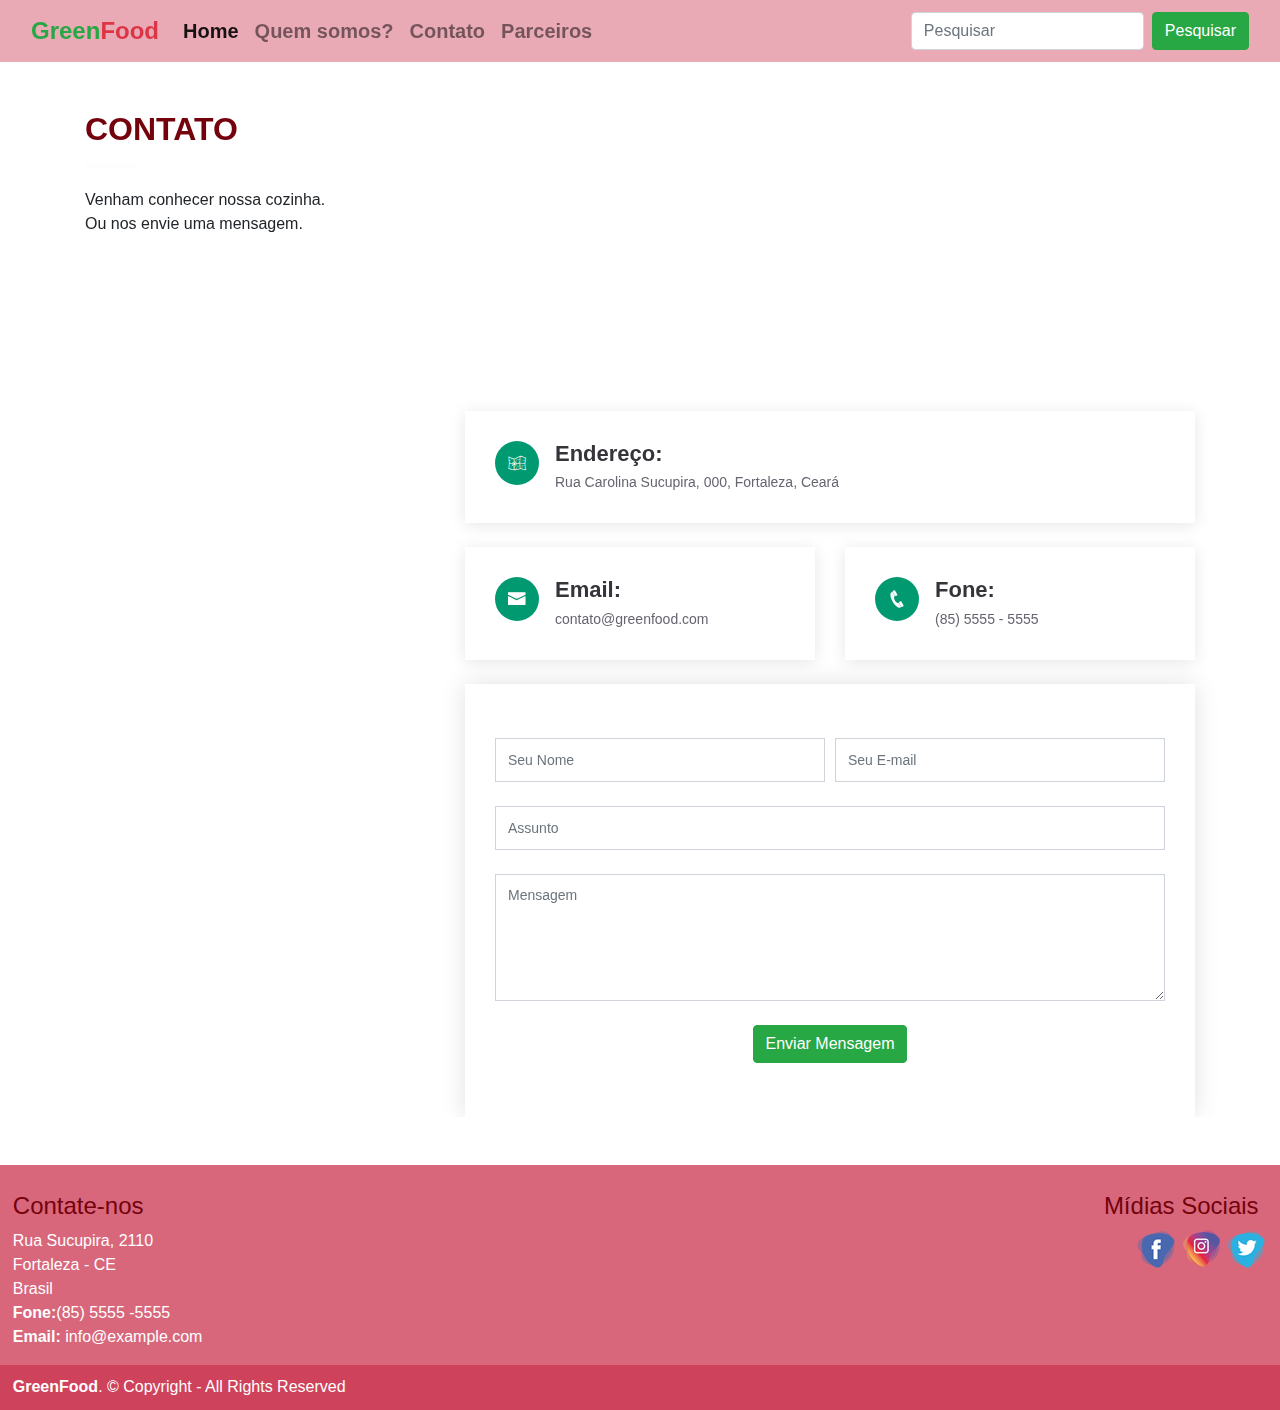
<file: ProjetoBS/contato.html>
<!DOCTYPE html>
<html lang="en">

<head>
  <meta charset="UTF-8">
  <meta http-equiv="X-UA-Compatible" content="IE=edge">
  <meta name="viewport" content="width=device-width, initial-scale=1.0">
  <!-- Icone Janela -->
  <link href="files/img/favicon.png" rel="icon">
  
  <!-- frame_libs CSS -->
  <link href="files/frame_libs/aos/aos.css" rel="stylesheet">
  <link href="files/frame_libs/bootstrap/css/bootstrap.min.css" rel="stylesheet">
  <link href="files/frame_libs/bootstrap-icons/bootstrap-icons.css" rel="stylesheet">
  <link href="files/frame_libs/swiper/swiper-bundle.min.css" rel="stylesheet">
  <link href="files/frame_libs/icofont/icofont.min.css" rel="stylesheet">

  <!-- Css principal -->
  <link href="files/css/style.css" rel="stylesheet">
  <title>Contato</title>
</head>

<body>
  <section id="container" class="container-fluid">
    <header data-aos="fade-right">
      <article class="row bg-pink">
        <article id="menutop" class="col-12">
          <!-- Nav Bar -->
          <nav id="navbar" class="navbar navbar-expand-lg navbar-light">
            <a class="navbar-brand" id="logo_topo" href="index.html"><span class="text-success">Green</span><span
                class="text-danger">Food</span> </a>
            <button class="navbar-toggler" type="button" data-toggle="collapse" data-target="#conteudoNavbarSuportado"
              aria-controls="conteudoNavbarSuportado" aria-expanded="false" aria-label="Alterna navegação">
              <span class="navbar-toggler-icon"></span>
            </button>
            <article class="collapse navbar-collapse" id="conteudoNavbarSuportado">
              <ul class="navbar-nav mr-auto">
                <li class="nav-item active">
                  <a class="nav-link" href="index.html">Home <span class="sr-only">(página atual)</span></a>
                </li>
                <li class="nav-item">
                  <a class="nav-link" href="sobre.html">Quem somos?</a>
                </li>
                <li class="nav-item">
                  <a class="nav-link" href="contato.html">Contato</a>
                </li>
                <li class="nav-item">
                  <a class="nav-link" href="parceiros.html">Parceiros</a>
                </li>
              </ul>
              <form class="form-inline my-2 my-lg-0">
                <input class="form-control mr-sm-2" type="search" placeholder="Pesquisar" aria-label="Pesquisar">
                <button class="btn btn-success my-2 my-sm-0" type="submit">Pesquisar</button>
              </form>
            </article>
          </nav>
        </article>

      </article>

    </header>
    <!-- ///////////////////////////////////////////// INÍCIO DO INNER HTML //////////////////////////////////////////////////////////////// -->
    <main>
      <!-- ======= Contato ======= -->
      <section id="contato" class="contato my-5">
        <article class="container">
          <article class="row ">
            <article class="col-lg-4" data-aos="fade-right">
              <article class="section-title">
                <h2>Contato</h2>
                <p>Venham conhecer nossa cozinha.</p>
                <p>Ou nos envie uma mensagem.</p>
              </article>
            </article>

            <article class="col-lg-8" data-aos="fade-up" data-aos-delay="100">
              <iframe id="mapa"
                src="https://www.google.com/maps/embed?pb=!1m18!1m12!1m3!1d3981.310864001201!2d-38.49870698542193!3d-3.742295997277329!2m3!1f0!2f0!3f0!3m2!1i1024!2i768!4f13.1!3m3!1m2!1s0x7c7488f9b1b4faf%3A0xff0ff2717bc5ee2a!2sR.%20Carolina%20Sucupira%20-%20Fortaleza%2C%20CE%2C%20Brasil!5e0!3m2!1spt-BR!2snl!4v1630163726569!5m2!1spt-BR!2snl"
                frameborder="0" allowfullscreen></iframe>

              <article class="info mt-4">
                <i class="icofont-map"></i>
                <h4>Endereço:</h4>
                <p>Rua Carolina Sucupira, 000, Fortaleza, Ceará</p>
              </article>
              <article class="row">
                <article class="col-lg-6 mt-4">
                  <article class="info">
                    <i class="icofont-envelope"></i>
                    <h4>Email:</h4>
                    <p>contato@greenfood.com</p>
                  </article>
                </article>
                <article class="col-lg-6">
                  <article class="info w-100 mt-4">
                    <i class="icofont-phone"></i>
                    <h4>Fone:</h4>
                    <p>(85) 5555 - 5555</p>
                  </article>
                </article>
              </article>

              <form class="form-contato mt-4">
                <article id="center" class="text-success my-4">
                  <article class="form-row">
                    <article class="col-md-6 form-group">
                      <input id="nome" type="text" class="form-control" id="name" placeholder="Seu Nome"
                        onblur="valida_nome(this)" onkeyup="maiuscula(this)" title="Informar o seu nome." />

                    </article>
                    <article class="col-md-6 form-group">
                      <input type="text" class="form-control" id="email" placeholder="Seu E-mail"
                        onblur="valida_email(this)" title="Informar seu E-mail." />

                    </article>
                  </article>
                  <article class="form-group">
                    <input id="assunto" type="text" class="form-control" id="name" placeholder="Assunto"
                      onblur="valida_assunto(this)" onkeyup="maiuscula(this)" title="Informar o assunto." />

                  </article>
                  <article class="form-group">
                    <textarea id="mensagem" class="form-control" rows="5" data-rule="required" placeholder="Mensagem"
                      onblur="valida_mensagem(this)"></textarea>

                  </article>


                  <article id="dialog_erro" class="alert alert-warning alert-dismissible fade show text-center" role="alert"
                    style="display: none;">
                    <p>
                      Por favor, verifique os campos em vermelho e tente novamente.
                    </p>
                    <button type="button" class="close" data-dismiss="alert" aria-label="Close">
                      <span aria-hidden="true">&times;</span>
                    </button>
                  </article>
                  <article id="dialog_sucesso" class="alert alert-success alert-dismissible fade show text-center"
                    role="alert" style="display: none;">
                    <p>
                      Mensagem enviada com sucesso. Entraremos em contato em breve.
                    </p>
                    <button type="button" class="close" data-dismiss="alert" aria-label="Close" onclick="refre">
                      <span aria-hidden="true">&times;</span>
                    </button>
                  </article>

                  <article class="text-center">
                    <button type="button" class="btn btn-success" onclick="enviar_dados()">Enviar Mensagem</button>

                  </article>
                </article>
              </form>

            </article>
          </article>

        </article>
      </section><!-- Fim contato -->

    </main>
    <!-- ///////////////////////////////////////////// FIM DO INNER HTML /////////////////////////////////////////////////////////////////// -->
  </section>


  <article>
    <a href="#" id="botao_subir" data-aos="swiper-slide"
      class="btn subir d-flex align-items-center justify-content-center text-center"><i>&#9650;</i></a>
  </article>


  <!-- Libras Section -->
  <div vw class="enabled">
    <div vw-access-button class="active"></div>
    <div vw-plugin-wrapper>
      <div class="vw-plugin-top-wrapper"></div>
    </div>
  </div>
  <script src="https://vlibras.gov.br/app/vlibras-plugin.js"></script>
  <script>
    new window.VLibras.Widget('https://vlibras.gov.br/app');
  </script>




  <!-- frame_libs JS -->
  <script src="files/frame_libs/jquery/jQuery_3.6.0.js"></script>
  <script src="files/frame_libs/aos/aos.js"></script>
  <script src="files/frame_libs/bootstrap/js/bootstrap.bundle.min.js"></script>
  <script src="files/frame_libs/bootstrap/js/bootstrap.min.js"></script>
  <script src="files/frame_libs/swiper/swiper-bundle.min.js"></script>
  <script src="files/frame_libs/isotope-layout/isotope.pkgd.min.js"></script>

  <!-- JS personal -->
  <script src="files/js/main.js"></script>
  <script src="files/js/cadastro.js"></script>

</body>
<footer>
  <section class="footer">
    <article class="footer-left">
      <h4>Contate-nos</h4>
      <p>
        Rua Sucupira, 2110 <br>
        Fortaleza - CE<br>
        Brasil <br>
        <strong>Fone:</strong>(85) 5555 -5555<br>
        <strong>Email:</strong> info@example.com<br>
      </p>

    </article>
    <article class="footer-right">
      <h4>Mídias Sociais</h4>
      <ul>
        <a href="http://www.facebook.com.br" target="_blank"><img src="files/img/social/facebook.png"
            alt="facebook"></a>
        <a href="http://www.instagram.com.br" target="_blank"><img src="files/img/social/instagram.png"
            alt="instagram"></a>
        <a href="http://twitter.com/" target="_blank"><img src="files/img/social/twitter.png" alt="twitter"></a>
      </ul>

    </article>

  </section>
  <section class="footer-center">
    <strong>GreenFood</strong>. &copy; Copyright - All Rights Reserved
  </section>
</footer>

</html>
</file>
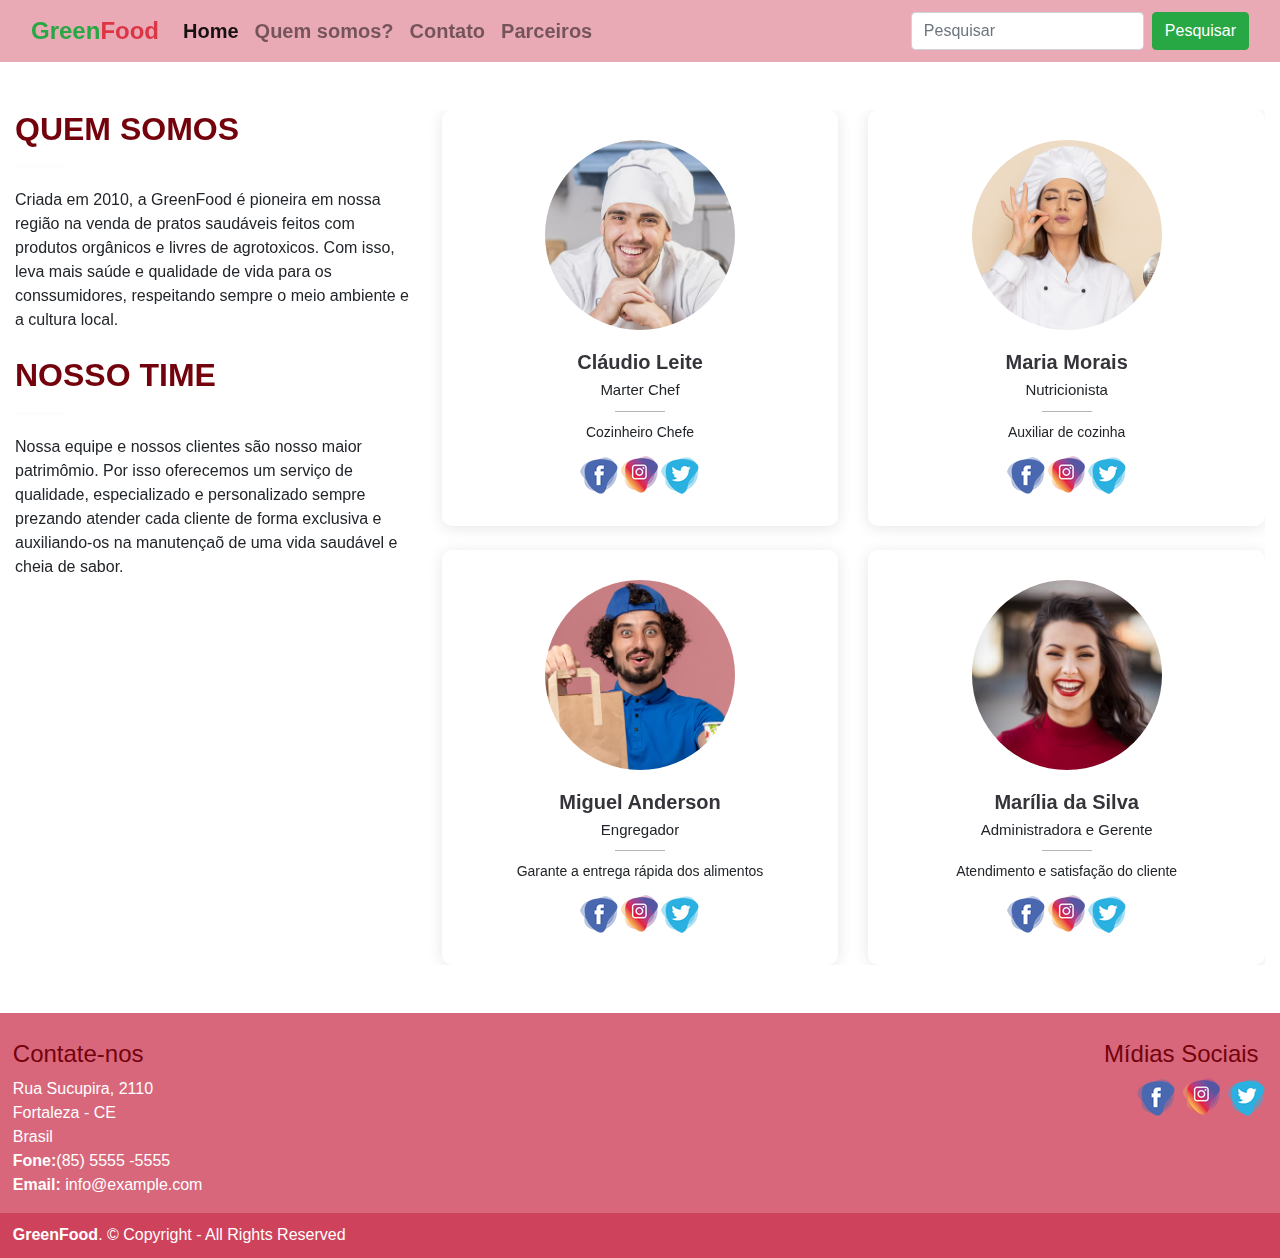
<file: ProjetoBS/sobre.html>
<!DOCTYPE html>
<html lang="en">

<head>
  <meta charset="UTF-8">
  <meta http-equiv="X-UA-Compatible" content="IE=edge">
  <meta name="viewport" content="width=device-width, initial-scale=1.0">
  <!-- Icone Janela -->
  <link href="files/img/favicon.png" rel="icon">
  
  <!-- frame_libs CSS -->
  <link href="files/frame_libs/aos/aos.css" rel="stylesheet">
  <link href="files/frame_libs/bootstrap/css/bootstrap.min.css" rel="stylesheet">
  <link href="files/frame_libs/bootstrap-icons/bootstrap-icons.css" rel="stylesheet">
  <link href="files/frame_libs/swiper/swiper-bundle.min.css" rel="stylesheet">
  <link href="files/frame_libs/icofont/icofont.min.css" rel="stylesheet">

  <!-- Css principal -->
  <link href="files/css/style.css" rel="stylesheet">
  <title>Sobre</title>
</head>

<body>
  <section class="container-fluid">
    <header data-aos="fade-right">
      <article class="row bg-pink">
        <article id="menutop" class="col-12">
          <!-- Nav Bar -->
          <nav id="navbar" class="navbar navbar-expand-lg navbar-light">
            <a class="navbar-brand" id="logo_topo" href="index.html"><span class="text-success">Green</span><span
                class="text-danger">Food</span> </a>
            <button class="navbar-toggler" type="button" data-toggle="collapse" data-target="#conteudoNavbarSuportado"
              aria-controls="conteudoNavbarSuportado" aria-expanded="false" aria-label="Alterna navegação">
              <span class="navbar-toggler-icon"></span>
            </button>
            <article class="collapse navbar-collapse" id="conteudoNavbarSuportado">
              <ul class="navbar-nav mr-auto">
                <li class="nav-item active">
                  <a class="nav-link" href="index.html">Home <span class="sr-only">(página atual)</span></a>
                </li>
                <li class="nav-item">
                  <a class="nav-link" href="sobre.html">Quem somos?</a>
                </li>
                <li class="nav-item">
                  <a class="nav-link" href="contato.html">Contato</a>
                </li>
                <li class="nav-item">
                  <a class="nav-link" href="parceiros.html">Parceiros</a>
                </li>
              </ul>
              <form class="form-inline my-2 my-lg-0">
                <input class="form-control mr-sm-2" type="search" placeholder="Pesquisar" aria-label="Pesquisar">
                <button class="btn btn-success my-2 my-sm-0" type="submit">Pesquisar</button>
              </form>
            </article>
          </nav>
        </article>

      </article>

    </header>
    <!-- ///////////////////////////////////////////// INÍCIO DO INNER HTML //////////////////////////////////////////////////////////////// -->
    <main>
      <!-- ======= Início da página sobre nós ======= -->
      <section id="time" class="time my-5">


        <article class="row">
          <article class="col-lg-4">
            <article class="section-title" data-aos="fade-right">
              <h2>Quem somos</h2>
              <p>
                Criada em 2010, a GreenFood é pioneira em nossa região na venda de pratos saudáveis feitos com produtos
                orgânicos e livres de agrotoxicos. Com isso, leva mais saúde e qualidade de vida para os conssumidores,
                respeitando sempre o meio ambiente e a cultura local.
              </p>
              <br>
              <h2>Nosso Time</h2>
              <p>
                Nossa equipe e nossos clientes são nosso maior patrimômio. Por isso oferecemos um serviço de qualidade,
                especializado e personalizado sempre prezando atender cada cliente de forma exclusiva e auxiliando-os na
                manutençaõ de uma vida saudável e cheia de sabor.
              </p>
            </article>
          </article>
          <article class="col-lg-8">
            <article class="row">

              <article class="col-lg-6">
                <article class="membro" data-aos="zoom-in" data-aos-delay="100">
                  <article class="fotos"><img src="files/img/time/time-1.jpg" class="img-fluid" alt=""></article>
                  <article class="membro-info">
                    <h4>Cláudio Leite</h4>
                    <strong>Marter Chef</strong>
                    <p>Cozinheiro Chefe</p>
                    <article class="social">
                      <a href=""><img src="files/img/social/facebook.png" alt="facebook"></a>
                      <a href=""><img src="files/img/social/instagram.png" alt="facebook"></a>
                      <a href=""><img src="files/img/social/twitter.png" alt="facebook"></a>
                    </article>
                  </article>
                </article>
              </article>

              <article class="col-lg-6 mt-4 mt-lg-0">
                <article class="membro" data-aos="zoom-in" data-aos-delay="200">
                  <article class="fotos"><img src="files/img/time/time-2.jpg" class="img-fluid" alt=""></article>
                  <article class="membro-info">
                    <h4>Maria Morais</h4>
                    <strong>Nutricionista</strong>
                    <p>Auxiliar de cozinha</p>
                    <article class="social">
                      <a href=""><img src="files/img/social/facebook.png" alt="facebook"></a>
                      <a href=""><img src="files/img/social/instagram.png" alt="facebook"></a>
                      <a href=""><img src="files/img/social/twitter.png" alt="facebook"></a>
                    </article>
                  </article>
                </article>
              </article>

              <article class="col-lg-6 mt-4">
                <article class="membro" data-aos="zoom-in" data-aos-delay="300">
                  <article class="fotos"><img src="files/img/time/time-3.jpg" class="img-fluid" alt=""></article>
                  <article class="membro-info">
                    <h4>Miguel Anderson</h4>
                    <strong>Engregador</strong>
                    <p>Garante a entrega rápida dos alimentos</p>
                    <article class="social">
                      <a href=""><img src="files/img/social/facebook.png" alt="facebook"></a>
                      <a href=""><img src="files/img/social/instagram.png" alt="facebook"></a>
                      <a href=""><img src="files/img/social/twitter.png" alt="facebook"></a>
                    </article>
                  </article>
                </article>
              </article>

              <article class="col-lg-6 mt-4">
                <article class="membro" data-aos="zoom-in" data-aos-delay="400">
                  <article class="fotos"><img src="files/img/time/time-4.jpg" class="img-fluid" alt=""></article>
                  <article class="membro-info">
                    <h4>Marília da Silva</h4>
                    <strong>Administradora e Gerente</strong>
                    <p>Atendimento e satisfação do cliente</p>
                    <article class="social">
                      <a href=""><img src="files/img/social/facebook.png" alt="facebook"></a>
                      <a href=""><img src="files/img/social/instagram.png" alt="facebook"></a>
                      <a href=""><img src="files/img/social/twitter.png" alt="facebook"></a>
                    </article>
                  </article>
                </article>
              </article>
            </article>
          </article>
        </article>
      </section><!-- Final da página Sobre -->


    </main>
    <!-- ///////////////////////////////////////////// FIM DO INNER HTML /////////////////////////////////////////////////////////////////// -->
  </section>


  <article>
    <a href="#" id="botao_subir" data-aos="swiper-slide"
      class="btn subir d-flex align-items-center justify-content-center text-center"><i>&#9650;</i></a>
  </article>


  <!-- Libras Section -->
  <div vw class="enabled">
    <div vw-access-button class="active"></div>
    <div vw-plugin-wrapper>
      <div class="vw-plugin-top-wrapper"></div>
    </div>
  </div>
  <script src="https://vlibras.gov.br/app/vlibras-plugin.js"></script>
  <script>
    new window.VLibras.Widget('https://vlibras.gov.br/app');
  </script>





  <!-- frame_libs JS -->
  <script src="files/frame_libs/jquery/jQuery_3.6.0.js"></script>
  <script src="files/frame_libs/aos/aos.js"></script>
  <script src="files/frame_libs/bootstrap/js/bootstrap.bundle.min.js"></script>
  <script src="files/frame_libs/bootstrap/js/bootstrap.min.js"></script>
  <script src="files/frame_libs/swiper/swiper-bundle.min.js"></script>
  <script src="files/frame_libs/isotope-layout/isotope.pkgd.min.js"></script>


  <!-- JS Principal -->
  <script src="files/js/main.js"></script>

</body>
<footer>
  <section class="footer">
    <article class="footer-left">
      <h4>Contate-nos</h4>
      <p>
        Rua Sucupira, 2110 <br>
        Fortaleza - CE<br>
        Brasil <br>
        <strong>Fone:</strong>(85) 5555 -5555<br>
        <strong>Email:</strong> info@example.com<br>
      </p>

    </article>
    <article class="footer-right">
      <h4>Mídias Sociais</h4>
      <ul>
        <a href="http://www.facebook.com.br" target="_blank"><img src="files/img/social/facebook.png"
            alt="facebook"></a>
        <a href="http://www.instagram.com.br" target="_blank"><img src="files/img/social/instagram.png"
            alt="instagram"></a>
        <a href="http://twitter.com/" target="_blank"><img src="files/img/social/twitter.png" alt="twitter"></a>
      </ul>

    </article>

  </section>
  <section class="footer-center">
    <strong>GreenFood</strong>. &copy; Copyright - All Rights Reserved
  </section>
</footer>

</html>
</file>
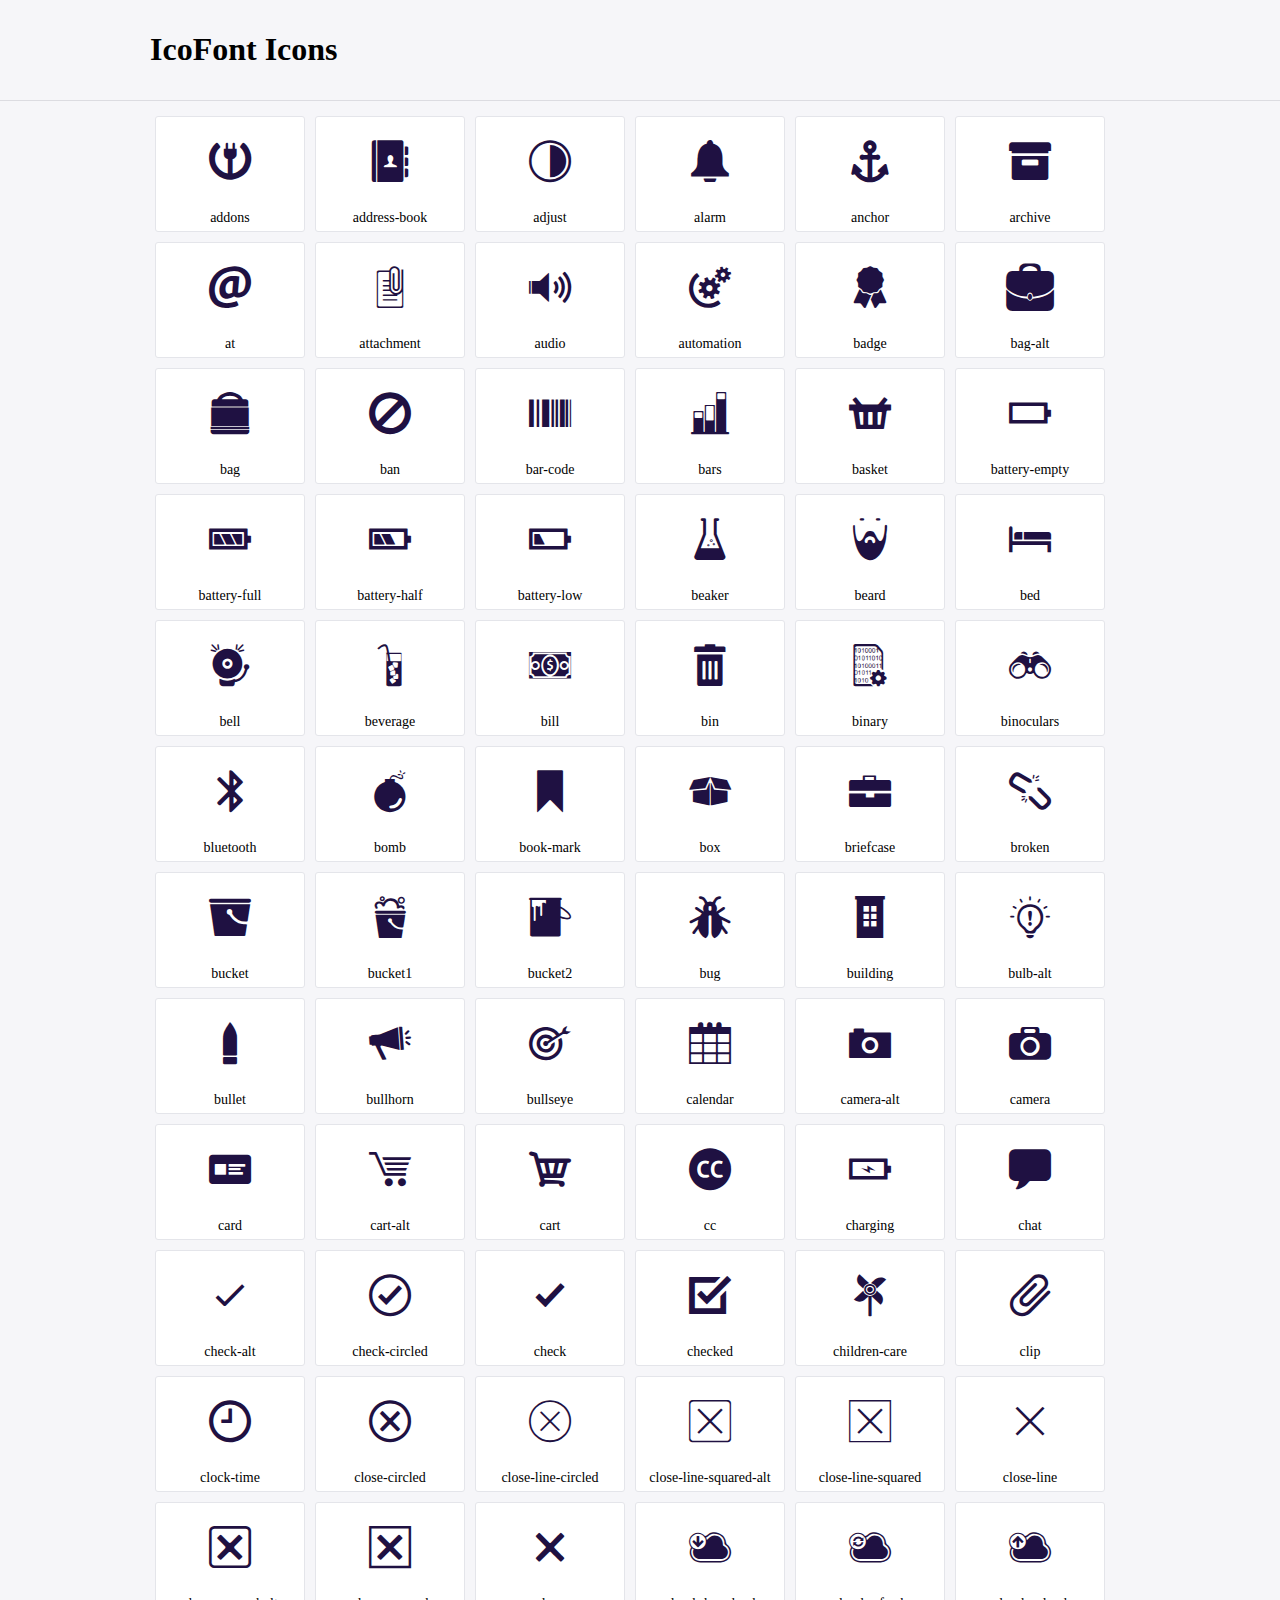
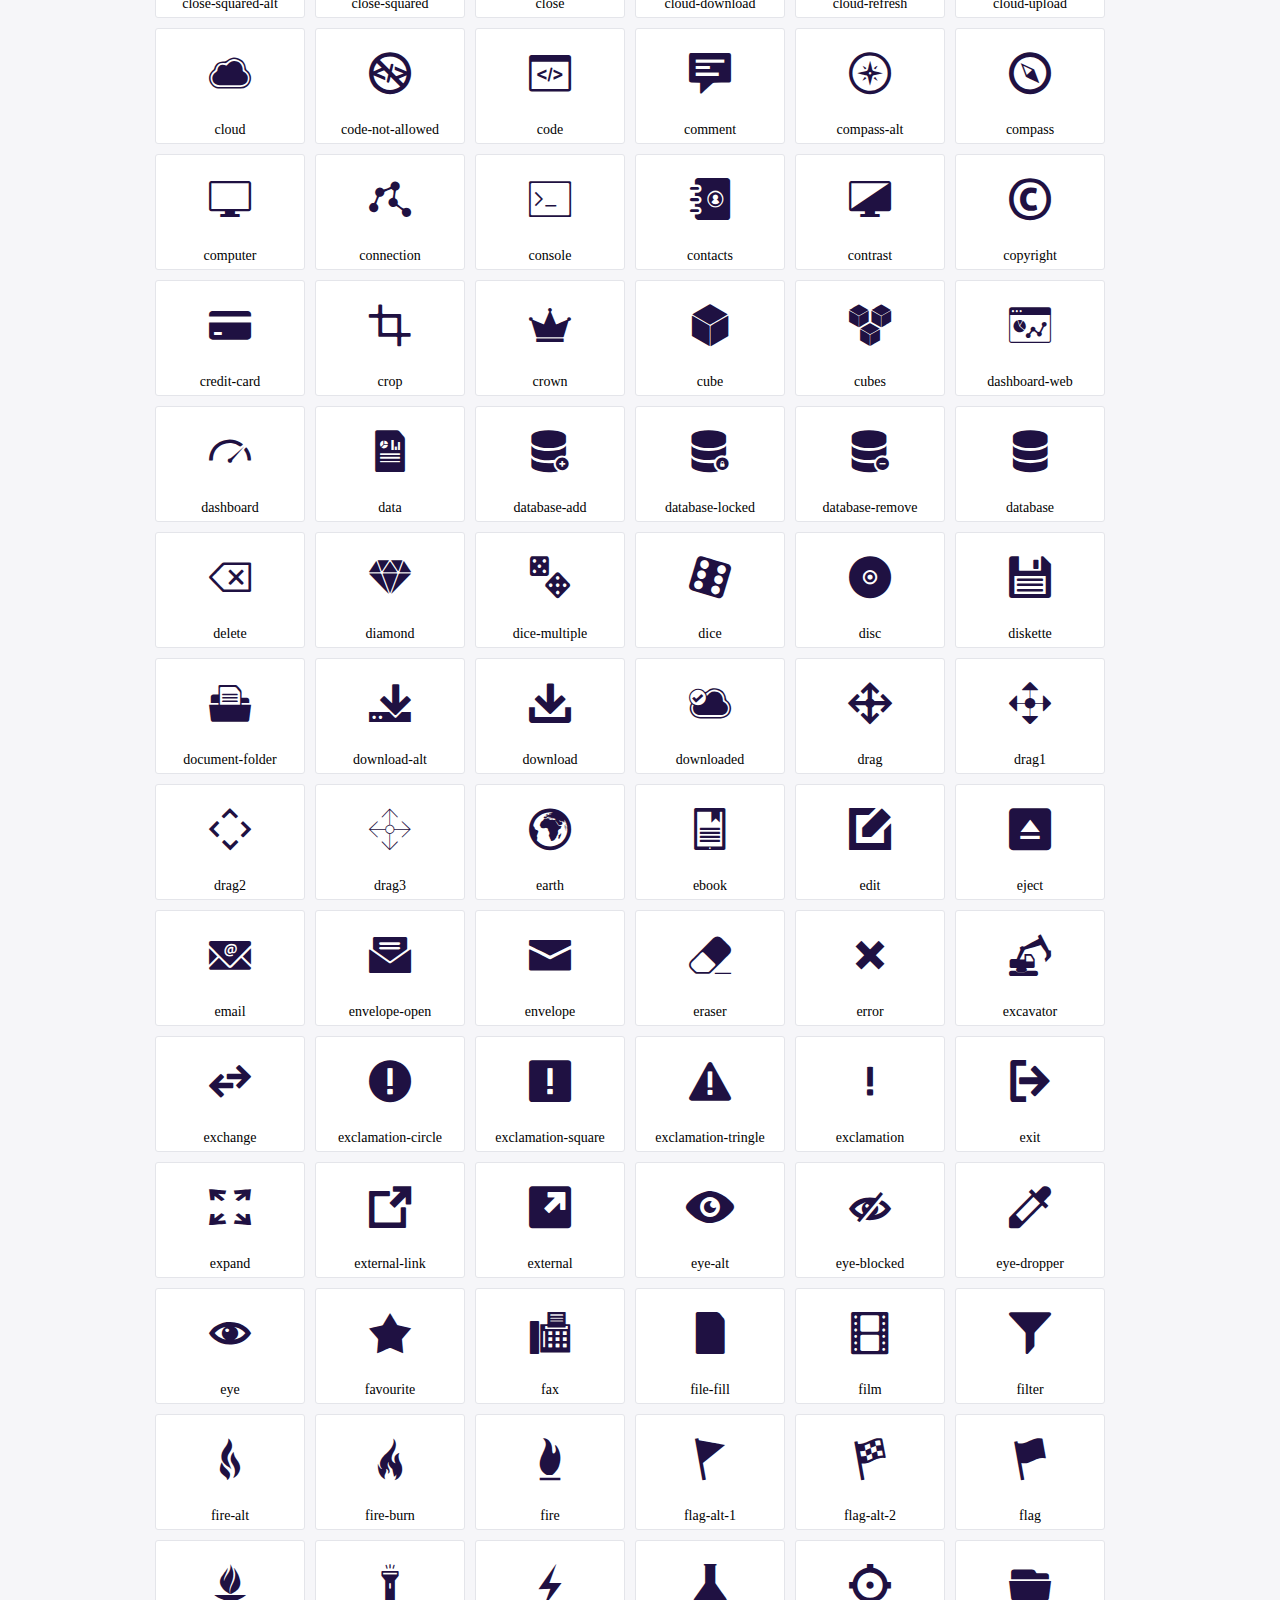
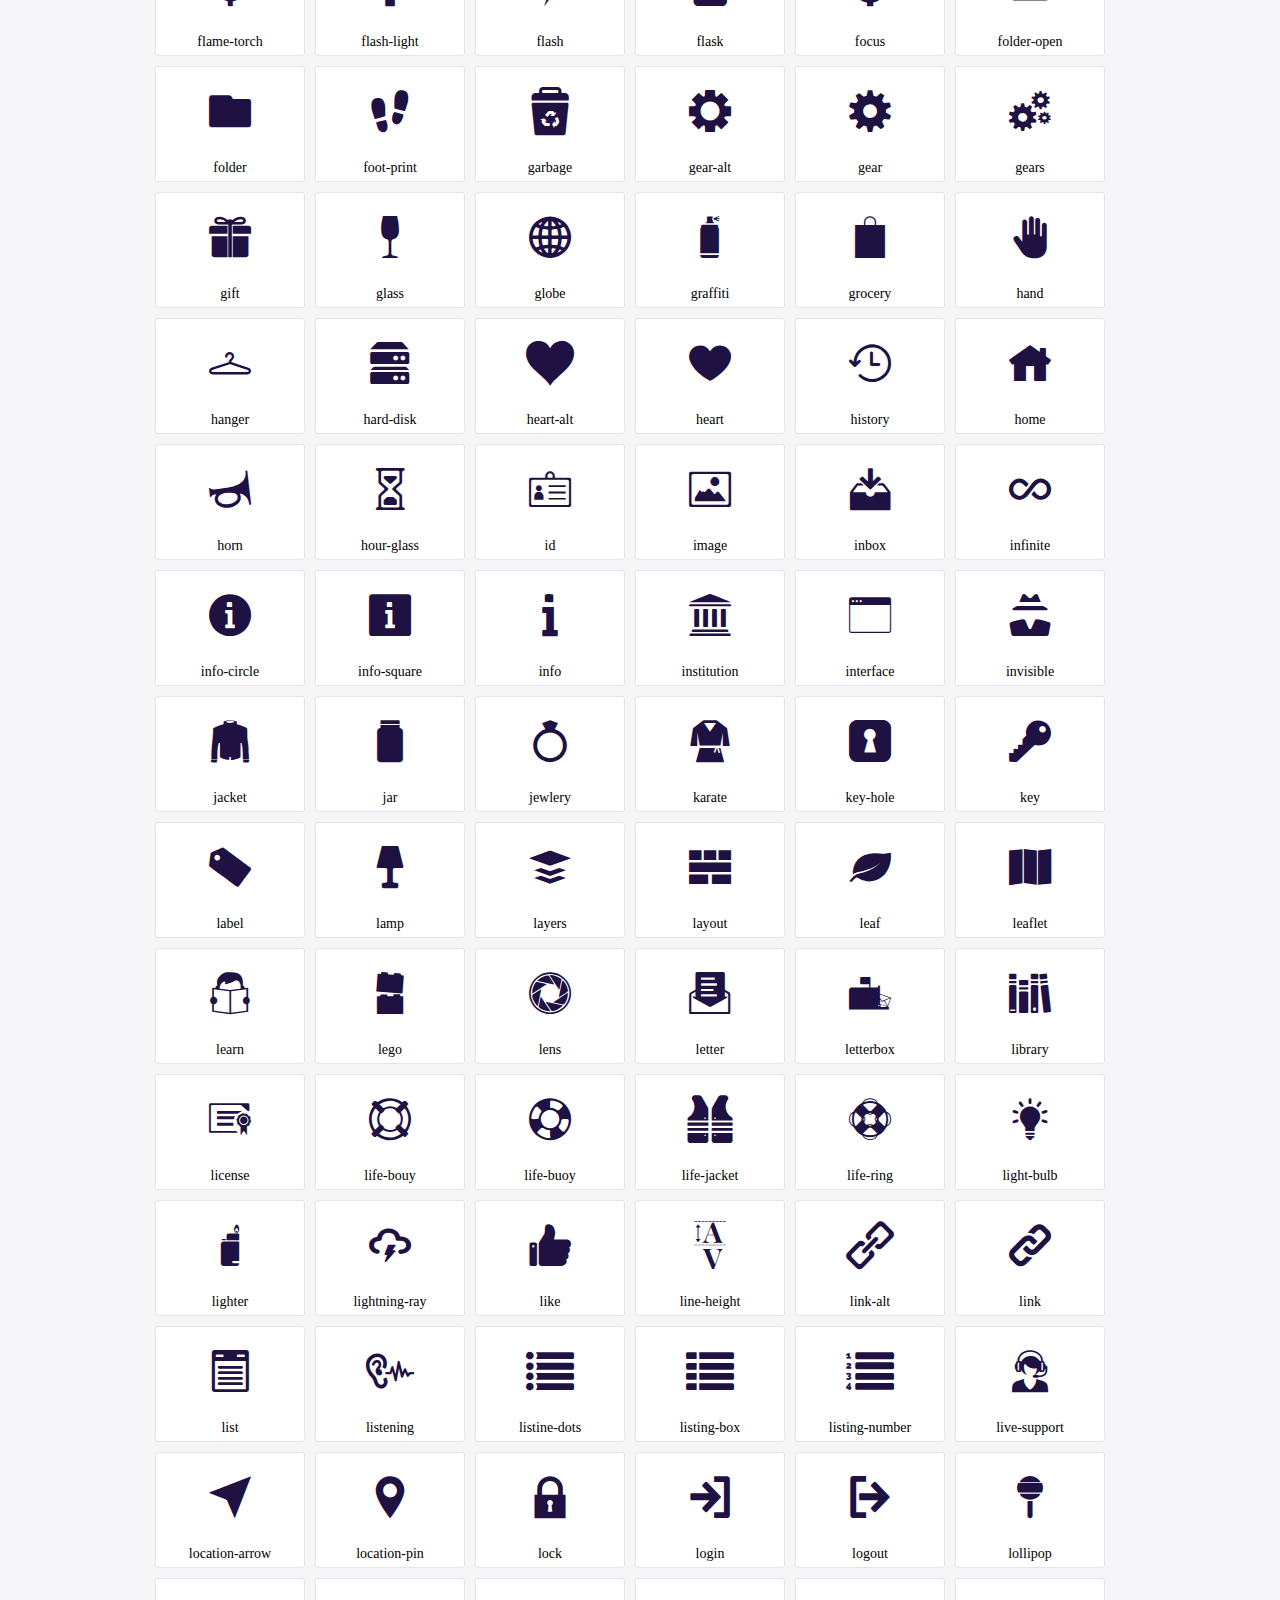
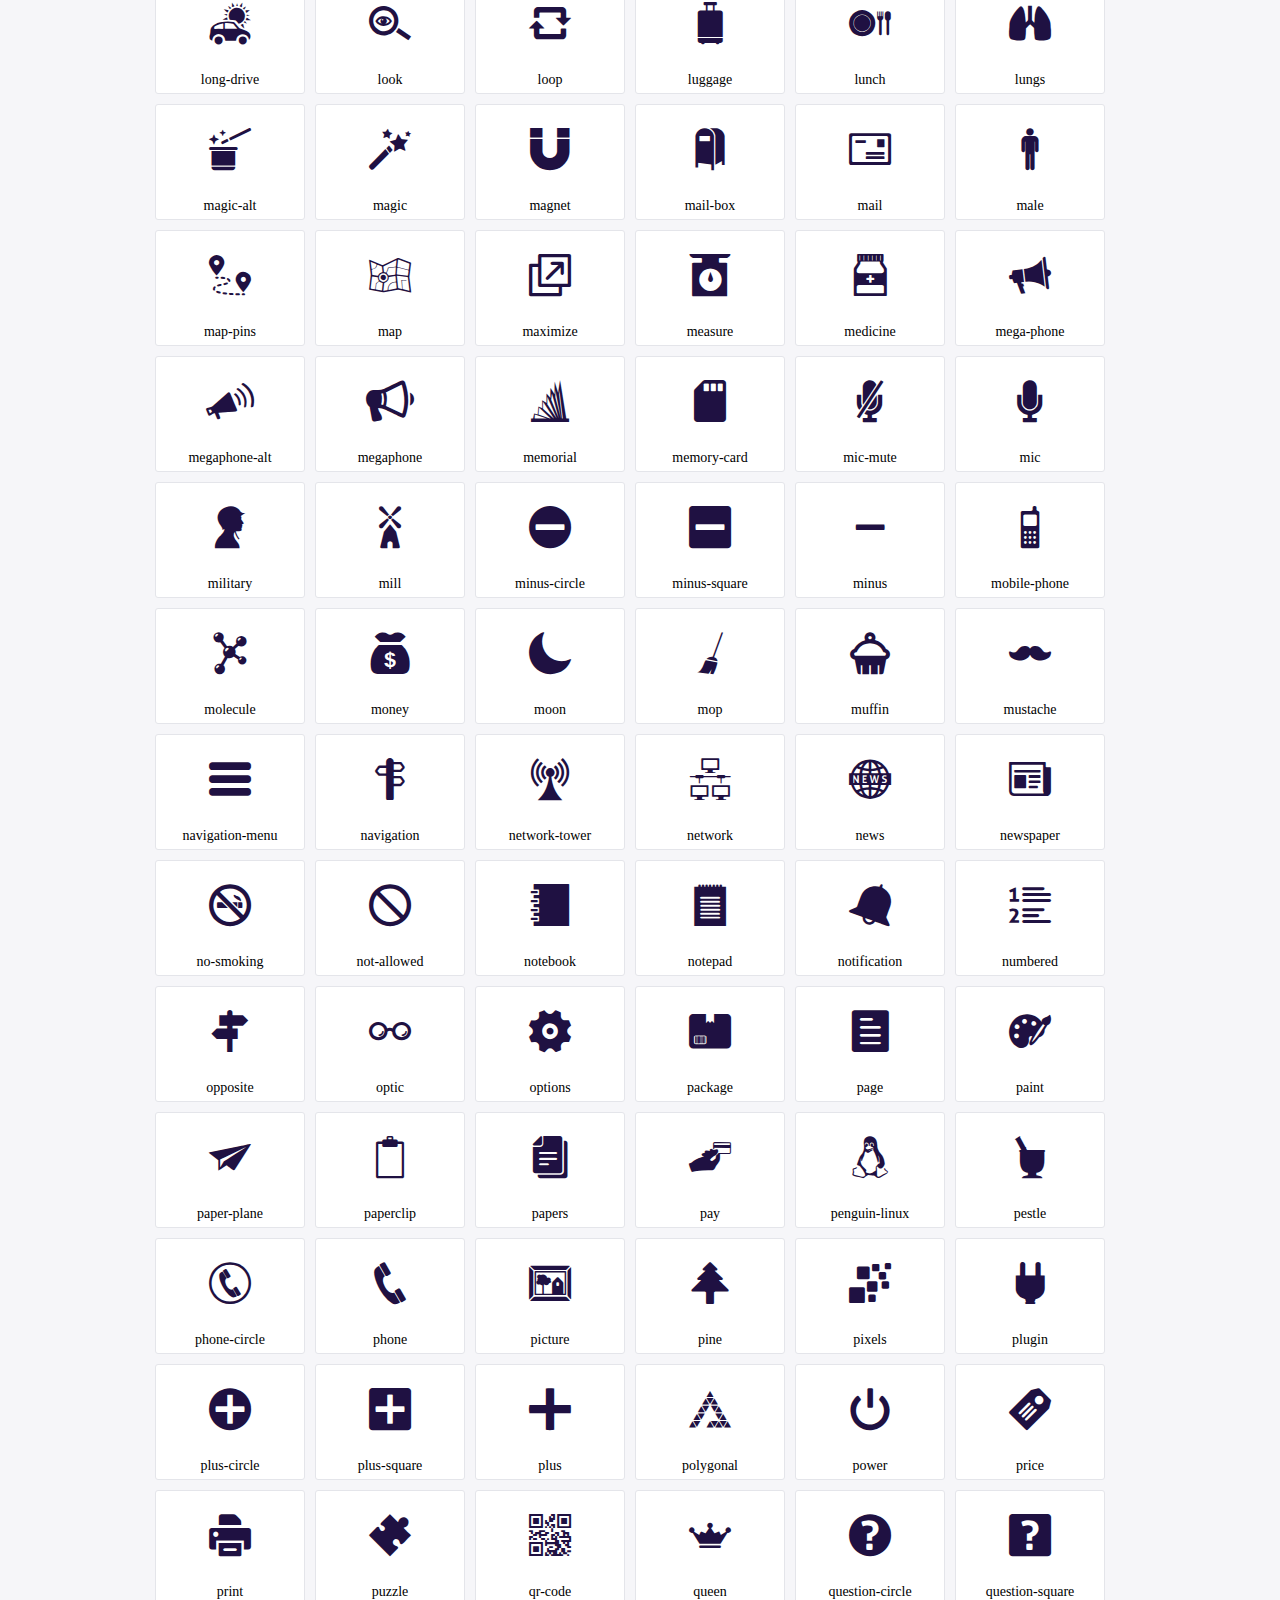
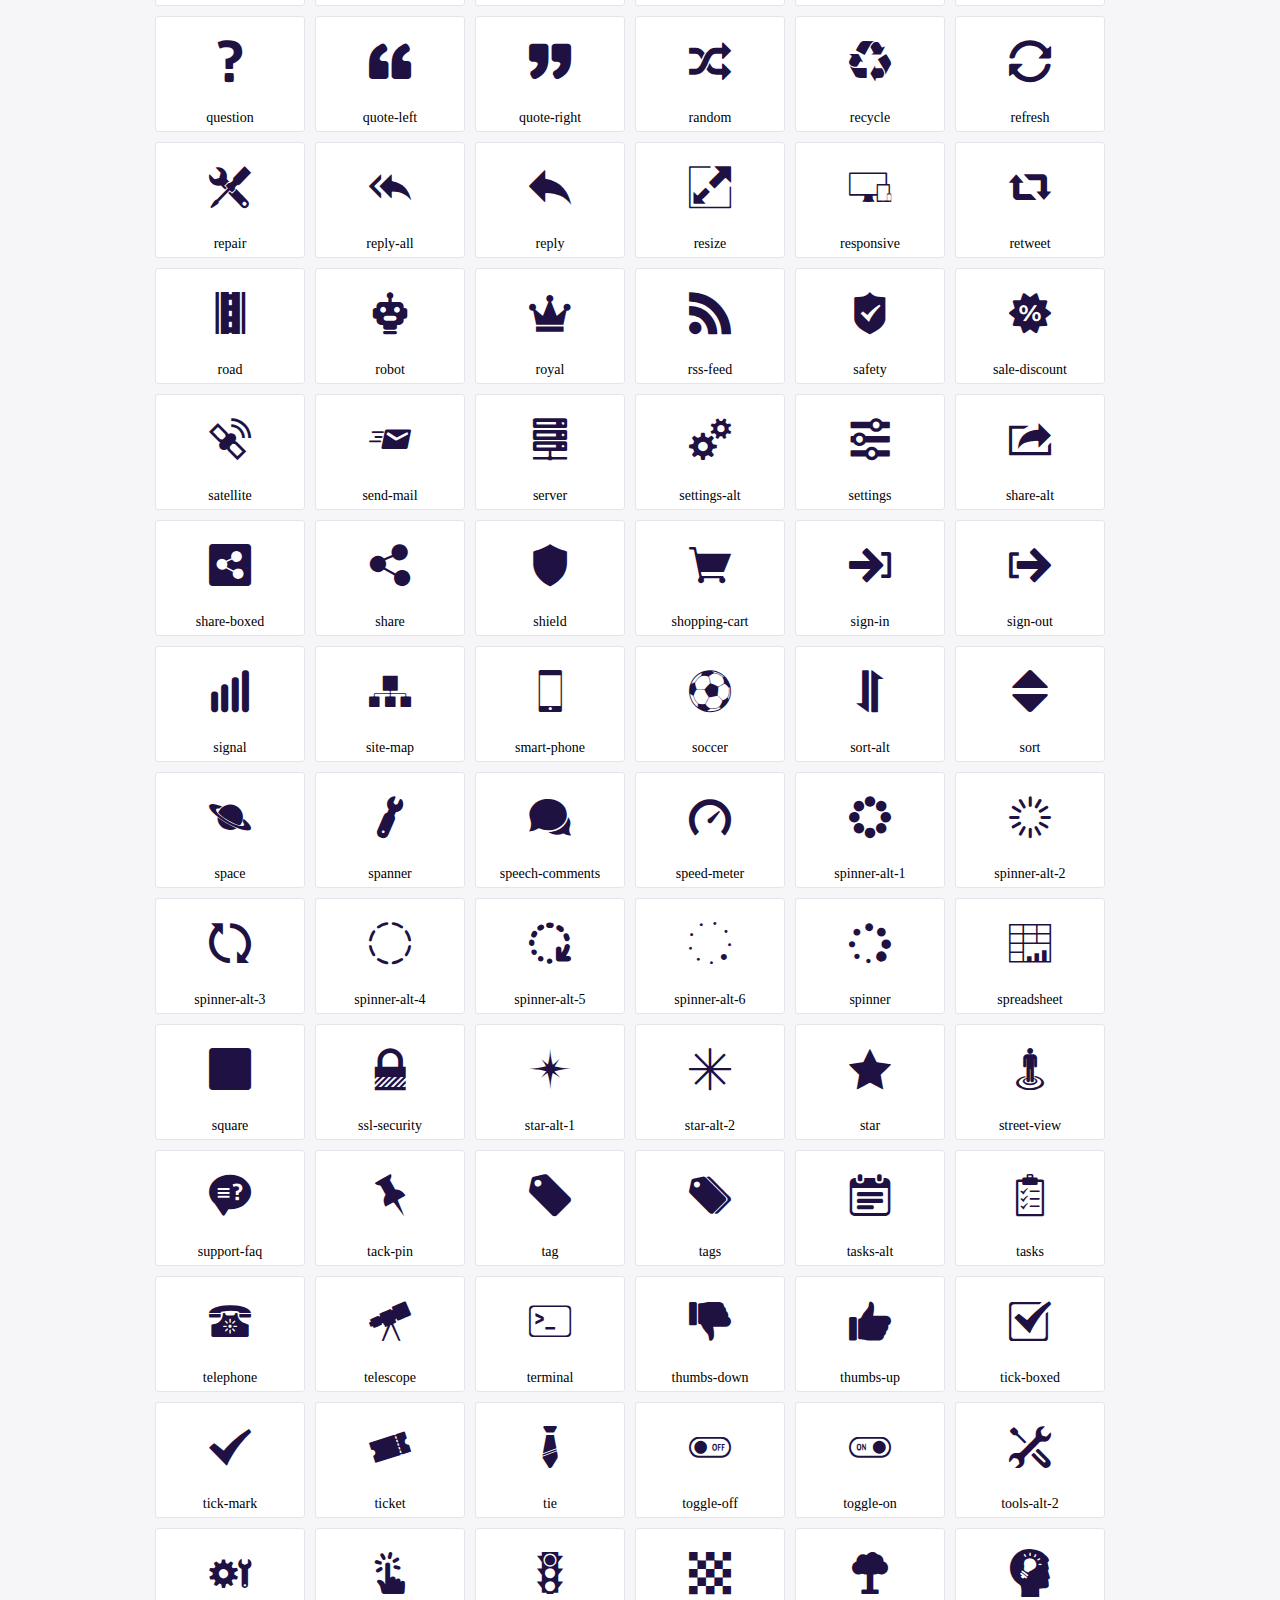
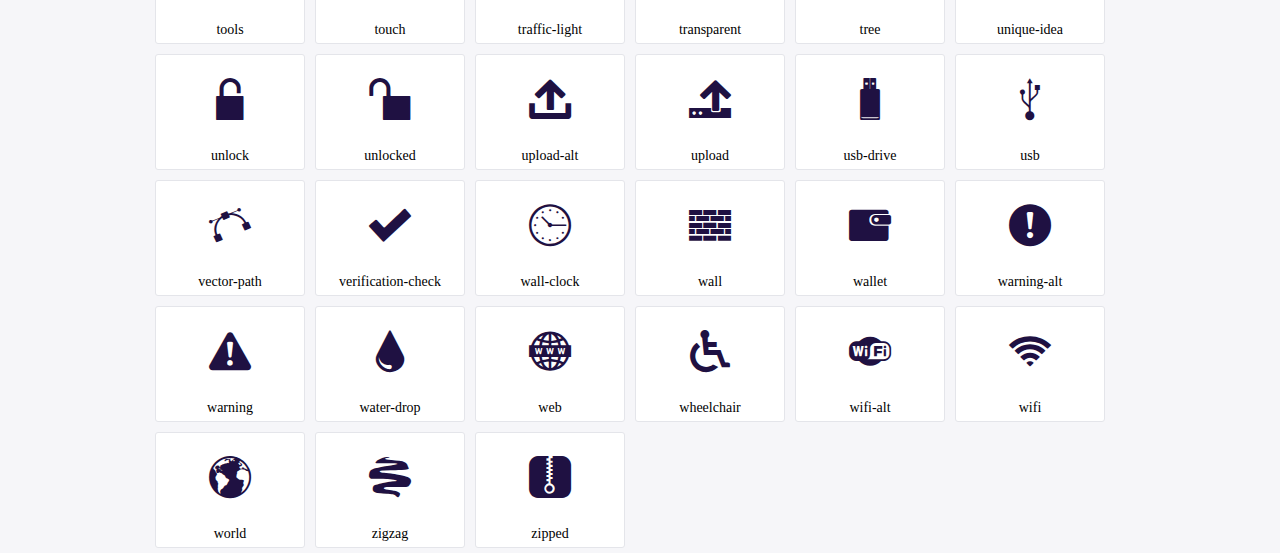
<file: ProjetoBS/files/frame_libs/icofont/demo.html>
<!DOCTYPE html>
	<html>
	<head>
		<meta charset="utf-8">
		<title>Examples | IcoFont</title>
		<link rel="stylesheet" type="text/css" href="./icofont.min.css">
		<style type="text/css">
			body {
				margin: 0;
				padding: 0;
				background: #F6F6F9;
			}
			.header {
				border-bottom: 1px solid #DCDCE1;
				padding: 10px 0;
				margin-bottom: 10px;
			}
			.container {
				width: 980px;
				margin: 0 auto;
			}
			.ico-title {
				font-size: 2em;
			}
			.iconlist {
				margin: 0;
				padding: 0;
				list-style: none;
				text-align: center;
				width: 100%;
				display: flex;
				flex-wrap: wrap;
				flex-direction: row;
			}
			.iconlist li {
				position: relative;
				margin: 5px;
				width: 150px;
				cursor: pointer;
			}
			.iconlist li .icon-holder {
				position: relative;
				text-align: center;
				border-radius: 3px;
				overflow: hidden;
				padding-bottom: 5px;
				background: #ffffff;
				border: 1px solid #E4E5EA;
				transition: all 0.2s linear 0s;
			}
			.iconlist li .icon-holder:hover {
				background: #00C3DA;
				color: #ffffff;
			}
			.iconlist li .icon-holder:hover .icon i {
				color: #ffffff;
			}
			.iconlist li .icon-holder .icon {
				padding: 20px;
				text-align: center;
			}
			.iconlist li .icon-holder .icon i {
				font-size: 3em;
				color: #1F1142;
			}
			.iconlist li .icon-holder span {
				font-size: 14px;
				display: block;
				margin-top: 5px;
				border-radius: 3px;
			}
		</style>
	</head>
	<body>
	<div class="header">
		<div class="container">
			<h1 class="ico-title"> IcoFont Icons </h1>
		</div>
	</div>
	<div class="container">
		<ul class="iconlist">
		
		<li>
			<div class="icon-holder">
				<div class="icon"> 
					<i class="icofont-addons"></i>
				</div> 
				<span> addons </span>
			</div>
		</li>
		
		<li>
			<div class="icon-holder">
				<div class="icon"> 
					<i class="icofont-address-book"></i>
				</div> 
				<span> address-book </span>
			</div>
		</li>
		
		<li>
			<div class="icon-holder">
				<div class="icon"> 
					<i class="icofont-adjust"></i>
				</div> 
				<span> adjust </span>
			</div>
		</li>
		
		<li>
			<div class="icon-holder">
				<div class="icon"> 
					<i class="icofont-alarm"></i>
				</div> 
				<span> alarm </span>
			</div>
		</li>
		
		<li>
			<div class="icon-holder">
				<div class="icon"> 
					<i class="icofont-anchor"></i>
				</div> 
				<span> anchor </span>
			</div>
		</li>
		
		<li>
			<div class="icon-holder">
				<div class="icon"> 
					<i class="icofont-archive"></i>
				</div> 
				<span> archive </span>
			</div>
		</li>
		
		<li>
			<div class="icon-holder">
				<div class="icon"> 
					<i class="icofont-at"></i>
				</div> 
				<span> at </span>
			</div>
		</li>
		
		<li>
			<div class="icon-holder">
				<div class="icon"> 
					<i class="icofont-attachment"></i>
				</div> 
				<span> attachment </span>
			</div>
		</li>
		
		<li>
			<div class="icon-holder">
				<div class="icon"> 
					<i class="icofont-audio"></i>
				</div> 
				<span> audio </span>
			</div>
		</li>
		
		<li>
			<div class="icon-holder">
				<div class="icon"> 
					<i class="icofont-automation"></i>
				</div> 
				<span> automation </span>
			</div>
		</li>
		
		<li>
			<div class="icon-holder">
				<div class="icon"> 
					<i class="icofont-badge"></i>
				</div> 
				<span> badge </span>
			</div>
		</li>
		
		<li>
			<div class="icon-holder">
				<div class="icon"> 
					<i class="icofont-bag-alt"></i>
				</div> 
				<span> bag-alt </span>
			</div>
		</li>
		
		<li>
			<div class="icon-holder">
				<div class="icon"> 
					<i class="icofont-bag"></i>
				</div> 
				<span> bag </span>
			</div>
		</li>
		
		<li>
			<div class="icon-holder">
				<div class="icon"> 
					<i class="icofont-ban"></i>
				</div> 
				<span> ban </span>
			</div>
		</li>
		
		<li>
			<div class="icon-holder">
				<div class="icon"> 
					<i class="icofont-bar-code"></i>
				</div> 
				<span> bar-code </span>
			</div>
		</li>
		
		<li>
			<div class="icon-holder">
				<div class="icon"> 
					<i class="icofont-bars"></i>
				</div> 
				<span> bars </span>
			</div>
		</li>
		
		<li>
			<div class="icon-holder">
				<div class="icon"> 
					<i class="icofont-basket"></i>
				</div> 
				<span> basket </span>
			</div>
		</li>
		
		<li>
			<div class="icon-holder">
				<div class="icon"> 
					<i class="icofont-battery-empty"></i>
				</div> 
				<span> battery-empty </span>
			</div>
		</li>
		
		<li>
			<div class="icon-holder">
				<div class="icon"> 
					<i class="icofont-battery-full"></i>
				</div> 
				<span> battery-full </span>
			</div>
		</li>
		
		<li>
			<div class="icon-holder">
				<div class="icon"> 
					<i class="icofont-battery-half"></i>
				</div> 
				<span> battery-half </span>
			</div>
		</li>
		
		<li>
			<div class="icon-holder">
				<div class="icon"> 
					<i class="icofont-battery-low"></i>
				</div> 
				<span> battery-low </span>
			</div>
		</li>
		
		<li>
			<div class="icon-holder">
				<div class="icon"> 
					<i class="icofont-beaker"></i>
				</div> 
				<span> beaker </span>
			</div>
		</li>
		
		<li>
			<div class="icon-holder">
				<div class="icon"> 
					<i class="icofont-beard"></i>
				</div> 
				<span> beard </span>
			</div>
		</li>
		
		<li>
			<div class="icon-holder">
				<div class="icon"> 
					<i class="icofont-bed"></i>
				</div> 
				<span> bed </span>
			</div>
		</li>
		
		<li>
			<div class="icon-holder">
				<div class="icon"> 
					<i class="icofont-bell"></i>
				</div> 
				<span> bell </span>
			</div>
		</li>
		
		<li>
			<div class="icon-holder">
				<div class="icon"> 
					<i class="icofont-beverage"></i>
				</div> 
				<span> beverage </span>
			</div>
		</li>
		
		<li>
			<div class="icon-holder">
				<div class="icon"> 
					<i class="icofont-bill"></i>
				</div> 
				<span> bill </span>
			</div>
		</li>
		
		<li>
			<div class="icon-holder">
				<div class="icon"> 
					<i class="icofont-bin"></i>
				</div> 
				<span> bin </span>
			</div>
		</li>
		
		<li>
			<div class="icon-holder">
				<div class="icon"> 
					<i class="icofont-binary"></i>
				</div> 
				<span> binary </span>
			</div>
		</li>
		
		<li>
			<div class="icon-holder">
				<div class="icon"> 
					<i class="icofont-binoculars"></i>
				</div> 
				<span> binoculars </span>
			</div>
		</li>
		
		<li>
			<div class="icon-holder">
				<div class="icon"> 
					<i class="icofont-bluetooth"></i>
				</div> 
				<span> bluetooth </span>
			</div>
		</li>
		
		<li>
			<div class="icon-holder">
				<div class="icon"> 
					<i class="icofont-bomb"></i>
				</div> 
				<span> bomb </span>
			</div>
		</li>
		
		<li>
			<div class="icon-holder">
				<div class="icon"> 
					<i class="icofont-book-mark"></i>
				</div> 
				<span> book-mark </span>
			</div>
		</li>
		
		<li>
			<div class="icon-holder">
				<div class="icon"> 
					<i class="icofont-box"></i>
				</div> 
				<span> box </span>
			</div>
		</li>
		
		<li>
			<div class="icon-holder">
				<div class="icon"> 
					<i class="icofont-briefcase"></i>
				</div> 
				<span> briefcase </span>
			</div>
		</li>
		
		<li>
			<div class="icon-holder">
				<div class="icon"> 
					<i class="icofont-broken"></i>
				</div> 
				<span> broken </span>
			</div>
		</li>
		
		<li>
			<div class="icon-holder">
				<div class="icon"> 
					<i class="icofont-bucket"></i>
				</div> 
				<span> bucket </span>
			</div>
		</li>
		
		<li>
			<div class="icon-holder">
				<div class="icon"> 
					<i class="icofont-bucket1"></i>
				</div> 
				<span> bucket1 </span>
			</div>
		</li>
		
		<li>
			<div class="icon-holder">
				<div class="icon"> 
					<i class="icofont-bucket2"></i>
				</div> 
				<span> bucket2 </span>
			</div>
		</li>
		
		<li>
			<div class="icon-holder">
				<div class="icon"> 
					<i class="icofont-bug"></i>
				</div> 
				<span> bug </span>
			</div>
		</li>
		
		<li>
			<div class="icon-holder">
				<div class="icon"> 
					<i class="icofont-building"></i>
				</div> 
				<span> building </span>
			</div>
		</li>
		
		<li>
			<div class="icon-holder">
				<div class="icon"> 
					<i class="icofont-bulb-alt"></i>
				</div> 
				<span> bulb-alt </span>
			</div>
		</li>
		
		<li>
			<div class="icon-holder">
				<div class="icon"> 
					<i class="icofont-bullet"></i>
				</div> 
				<span> bullet </span>
			</div>
		</li>
		
		<li>
			<div class="icon-holder">
				<div class="icon"> 
					<i class="icofont-bullhorn"></i>
				</div> 
				<span> bullhorn </span>
			</div>
		</li>
		
		<li>
			<div class="icon-holder">
				<div class="icon"> 
					<i class="icofont-bullseye"></i>
				</div> 
				<span> bullseye </span>
			</div>
		</li>
		
		<li>
			<div class="icon-holder">
				<div class="icon"> 
					<i class="icofont-calendar"></i>
				</div> 
				<span> calendar </span>
			</div>
		</li>
		
		<li>
			<div class="icon-holder">
				<div class="icon"> 
					<i class="icofont-camera-alt"></i>
				</div> 
				<span> camera-alt </span>
			</div>
		</li>
		
		<li>
			<div class="icon-holder">
				<div class="icon"> 
					<i class="icofont-camera"></i>
				</div> 
				<span> camera </span>
			</div>
		</li>
		
		<li>
			<div class="icon-holder">
				<div class="icon"> 
					<i class="icofont-card"></i>
				</div> 
				<span> card </span>
			</div>
		</li>
		
		<li>
			<div class="icon-holder">
				<div class="icon"> 
					<i class="icofont-cart-alt"></i>
				</div> 
				<span> cart-alt </span>
			</div>
		</li>
		
		<li>
			<div class="icon-holder">
				<div class="icon"> 
					<i class="icofont-cart"></i>
				</div> 
				<span> cart </span>
			</div>
		</li>
		
		<li>
			<div class="icon-holder">
				<div class="icon"> 
					<i class="icofont-cc"></i>
				</div> 
				<span> cc </span>
			</div>
		</li>
		
		<li>
			<div class="icon-holder">
				<div class="icon"> 
					<i class="icofont-charging"></i>
				</div> 
				<span> charging </span>
			</div>
		</li>
		
		<li>
			<div class="icon-holder">
				<div class="icon"> 
					<i class="icofont-chat"></i>
				</div> 
				<span> chat </span>
			</div>
		</li>
		
		<li>
			<div class="icon-holder">
				<div class="icon"> 
					<i class="icofont-check-alt"></i>
				</div> 
				<span> check-alt </span>
			</div>
		</li>
		
		<li>
			<div class="icon-holder">
				<div class="icon"> 
					<i class="icofont-check-circled"></i>
				</div> 
				<span> check-circled </span>
			</div>
		</li>
		
		<li>
			<div class="icon-holder">
				<div class="icon"> 
					<i class="icofont-check"></i>
				</div> 
				<span> check </span>
			</div>
		</li>
		
		<li>
			<div class="icon-holder">
				<div class="icon"> 
					<i class="icofont-checked"></i>
				</div> 
				<span> checked </span>
			</div>
		</li>
		
		<li>
			<div class="icon-holder">
				<div class="icon"> 
					<i class="icofont-children-care"></i>
				</div> 
				<span> children-care </span>
			</div>
		</li>
		
		<li>
			<div class="icon-holder">
				<div class="icon"> 
					<i class="icofont-clip"></i>
				</div> 
				<span> clip </span>
			</div>
		</li>
		
		<li>
			<div class="icon-holder">
				<div class="icon"> 
					<i class="icofont-clock-time"></i>
				</div> 
				<span> clock-time </span>
			</div>
		</li>
		
		<li>
			<div class="icon-holder">
				<div class="icon"> 
					<i class="icofont-close-circled"></i>
				</div> 
				<span> close-circled </span>
			</div>
		</li>
		
		<li>
			<div class="icon-holder">
				<div class="icon"> 
					<i class="icofont-close-line-circled"></i>
				</div> 
				<span> close-line-circled </span>
			</div>
		</li>
		
		<li>
			<div class="icon-holder">
				<div class="icon"> 
					<i class="icofont-close-line-squared-alt"></i>
				</div> 
				<span> close-line-squared-alt </span>
			</div>
		</li>
		
		<li>
			<div class="icon-holder">
				<div class="icon"> 
					<i class="icofont-close-line-squared"></i>
				</div> 
				<span> close-line-squared </span>
			</div>
		</li>
		
		<li>
			<div class="icon-holder">
				<div class="icon"> 
					<i class="icofont-close-line"></i>
				</div> 
				<span> close-line </span>
			</div>
		</li>
		
		<li>
			<div class="icon-holder">
				<div class="icon"> 
					<i class="icofont-close-squared-alt"></i>
				</div> 
				<span> close-squared-alt </span>
			</div>
		</li>
		
		<li>
			<div class="icon-holder">
				<div class="icon"> 
					<i class="icofont-close-squared"></i>
				</div> 
				<span> close-squared </span>
			</div>
		</li>
		
		<li>
			<div class="icon-holder">
				<div class="icon"> 
					<i class="icofont-close"></i>
				</div> 
				<span> close </span>
			</div>
		</li>
		
		<li>
			<div class="icon-holder">
				<div class="icon"> 
					<i class="icofont-cloud-download"></i>
				</div> 
				<span> cloud-download </span>
			</div>
		</li>
		
		<li>
			<div class="icon-holder">
				<div class="icon"> 
					<i class="icofont-cloud-refresh"></i>
				</div> 
				<span> cloud-refresh </span>
			</div>
		</li>
		
		<li>
			<div class="icon-holder">
				<div class="icon"> 
					<i class="icofont-cloud-upload"></i>
				</div> 
				<span> cloud-upload </span>
			</div>
		</li>
		
		<li>
			<div class="icon-holder">
				<div class="icon"> 
					<i class="icofont-cloud"></i>
				</div> 
				<span> cloud </span>
			</div>
		</li>
		
		<li>
			<div class="icon-holder">
				<div class="icon"> 
					<i class="icofont-code-not-allowed"></i>
				</div> 
				<span> code-not-allowed </span>
			</div>
		</li>
		
		<li>
			<div class="icon-holder">
				<div class="icon"> 
					<i class="icofont-code"></i>
				</div> 
				<span> code </span>
			</div>
		</li>
		
		<li>
			<div class="icon-holder">
				<div class="icon"> 
					<i class="icofont-comment"></i>
				</div> 
				<span> comment </span>
			</div>
		</li>
		
		<li>
			<div class="icon-holder">
				<div class="icon"> 
					<i class="icofont-compass-alt"></i>
				</div> 
				<span> compass-alt </span>
			</div>
		</li>
		
		<li>
			<div class="icon-holder">
				<div class="icon"> 
					<i class="icofont-compass"></i>
				</div> 
				<span> compass </span>
			</div>
		</li>
		
		<li>
			<div class="icon-holder">
				<div class="icon"> 
					<i class="icofont-computer"></i>
				</div> 
				<span> computer </span>
			</div>
		</li>
		
		<li>
			<div class="icon-holder">
				<div class="icon"> 
					<i class="icofont-connection"></i>
				</div> 
				<span> connection </span>
			</div>
		</li>
		
		<li>
			<div class="icon-holder">
				<div class="icon"> 
					<i class="icofont-console"></i>
				</div> 
				<span> console </span>
			</div>
		</li>
		
		<li>
			<div class="icon-holder">
				<div class="icon"> 
					<i class="icofont-contacts"></i>
				</div> 
				<span> contacts </span>
			</div>
		</li>
		
		<li>
			<div class="icon-holder">
				<div class="icon"> 
					<i class="icofont-contrast"></i>
				</div> 
				<span> contrast </span>
			</div>
		</li>
		
		<li>
			<div class="icon-holder">
				<div class="icon"> 
					<i class="icofont-copyright"></i>
				</div> 
				<span> copyright </span>
			</div>
		</li>
		
		<li>
			<div class="icon-holder">
				<div class="icon"> 
					<i class="icofont-credit-card"></i>
				</div> 
				<span> credit-card </span>
			</div>
		</li>
		
		<li>
			<div class="icon-holder">
				<div class="icon"> 
					<i class="icofont-crop"></i>
				</div> 
				<span> crop </span>
			</div>
		</li>
		
		<li>
			<div class="icon-holder">
				<div class="icon"> 
					<i class="icofont-crown"></i>
				</div> 
				<span> crown </span>
			</div>
		</li>
		
		<li>
			<div class="icon-holder">
				<div class="icon"> 
					<i class="icofont-cube"></i>
				</div> 
				<span> cube </span>
			</div>
		</li>
		
		<li>
			<div class="icon-holder">
				<div class="icon"> 
					<i class="icofont-cubes"></i>
				</div> 
				<span> cubes </span>
			</div>
		</li>
		
		<li>
			<div class="icon-holder">
				<div class="icon"> 
					<i class="icofont-dashboard-web"></i>
				</div> 
				<span> dashboard-web </span>
			</div>
		</li>
		
		<li>
			<div class="icon-holder">
				<div class="icon"> 
					<i class="icofont-dashboard"></i>
				</div> 
				<span> dashboard </span>
			</div>
		</li>
		
		<li>
			<div class="icon-holder">
				<div class="icon"> 
					<i class="icofont-data"></i>
				</div> 
				<span> data </span>
			</div>
		</li>
		
		<li>
			<div class="icon-holder">
				<div class="icon"> 
					<i class="icofont-database-add"></i>
				</div> 
				<span> database-add </span>
			</div>
		</li>
		
		<li>
			<div class="icon-holder">
				<div class="icon"> 
					<i class="icofont-database-locked"></i>
				</div> 
				<span> database-locked </span>
			</div>
		</li>
		
		<li>
			<div class="icon-holder">
				<div class="icon"> 
					<i class="icofont-database-remove"></i>
				</div> 
				<span> database-remove </span>
			</div>
		</li>
		
		<li>
			<div class="icon-holder">
				<div class="icon"> 
					<i class="icofont-database"></i>
				</div> 
				<span> database </span>
			</div>
		</li>
		
		<li>
			<div class="icon-holder">
				<div class="icon"> 
					<i class="icofont-delete"></i>
				</div> 
				<span> delete </span>
			</div>
		</li>
		
		<li>
			<div class="icon-holder">
				<div class="icon"> 
					<i class="icofont-diamond"></i>
				</div> 
				<span> diamond </span>
			</div>
		</li>
		
		<li>
			<div class="icon-holder">
				<div class="icon"> 
					<i class="icofont-dice-multiple"></i>
				</div> 
				<span> dice-multiple </span>
			</div>
		</li>
		
		<li>
			<div class="icon-holder">
				<div class="icon"> 
					<i class="icofont-dice"></i>
				</div> 
				<span> dice </span>
			</div>
		</li>
		
		<li>
			<div class="icon-holder">
				<div class="icon"> 
					<i class="icofont-disc"></i>
				</div> 
				<span> disc </span>
			</div>
		</li>
		
		<li>
			<div class="icon-holder">
				<div class="icon"> 
					<i class="icofont-diskette"></i>
				</div> 
				<span> diskette </span>
			</div>
		</li>
		
		<li>
			<div class="icon-holder">
				<div class="icon"> 
					<i class="icofont-document-folder"></i>
				</div> 
				<span> document-folder </span>
			</div>
		</li>
		
		<li>
			<div class="icon-holder">
				<div class="icon"> 
					<i class="icofont-download-alt"></i>
				</div> 
				<span> download-alt </span>
			</div>
		</li>
		
		<li>
			<div class="icon-holder">
				<div class="icon"> 
					<i class="icofont-download"></i>
				</div> 
				<span> download </span>
			</div>
		</li>
		
		<li>
			<div class="icon-holder">
				<div class="icon"> 
					<i class="icofont-downloaded"></i>
				</div> 
				<span> downloaded </span>
			</div>
		</li>
		
		<li>
			<div class="icon-holder">
				<div class="icon"> 
					<i class="icofont-drag"></i>
				</div> 
				<span> drag </span>
			</div>
		</li>
		
		<li>
			<div class="icon-holder">
				<div class="icon"> 
					<i class="icofont-drag1"></i>
				</div> 
				<span> drag1 </span>
			</div>
		</li>
		
		<li>
			<div class="icon-holder">
				<div class="icon"> 
					<i class="icofont-drag2"></i>
				</div> 
				<span> drag2 </span>
			</div>
		</li>
		
		<li>
			<div class="icon-holder">
				<div class="icon"> 
					<i class="icofont-drag3"></i>
				</div> 
				<span> drag3 </span>
			</div>
		</li>
		
		<li>
			<div class="icon-holder">
				<div class="icon"> 
					<i class="icofont-earth"></i>
				</div> 
				<span> earth </span>
			</div>
		</li>
		
		<li>
			<div class="icon-holder">
				<div class="icon"> 
					<i class="icofont-ebook"></i>
				</div> 
				<span> ebook </span>
			</div>
		</li>
		
		<li>
			<div class="icon-holder">
				<div class="icon"> 
					<i class="icofont-edit"></i>
				</div> 
				<span> edit </span>
			</div>
		</li>
		
		<li>
			<div class="icon-holder">
				<div class="icon"> 
					<i class="icofont-eject"></i>
				</div> 
				<span> eject </span>
			</div>
		</li>
		
		<li>
			<div class="icon-holder">
				<div class="icon"> 
					<i class="icofont-email"></i>
				</div> 
				<span> email </span>
			</div>
		</li>
		
		<li>
			<div class="icon-holder">
				<div class="icon"> 
					<i class="icofont-envelope-open"></i>
				</div> 
				<span> envelope-open </span>
			</div>
		</li>
		
		<li>
			<div class="icon-holder">
				<div class="icon"> 
					<i class="icofont-envelope"></i>
				</div> 
				<span> envelope </span>
			</div>
		</li>
		
		<li>
			<div class="icon-holder">
				<div class="icon"> 
					<i class="icofont-eraser"></i>
				</div> 
				<span> eraser </span>
			</div>
		</li>
		
		<li>
			<div class="icon-holder">
				<div class="icon"> 
					<i class="icofont-error"></i>
				</div> 
				<span> error </span>
			</div>
		</li>
		
		<li>
			<div class="icon-holder">
				<div class="icon"> 
					<i class="icofont-excavator"></i>
				</div> 
				<span> excavator </span>
			</div>
		</li>
		
		<li>
			<div class="icon-holder">
				<div class="icon"> 
					<i class="icofont-exchange"></i>
				</div> 
				<span> exchange </span>
			</div>
		</li>
		
		<li>
			<div class="icon-holder">
				<div class="icon"> 
					<i class="icofont-exclamation-circle"></i>
				</div> 
				<span> exclamation-circle </span>
			</div>
		</li>
		
		<li>
			<div class="icon-holder">
				<div class="icon"> 
					<i class="icofont-exclamation-square"></i>
				</div> 
				<span> exclamation-square </span>
			</div>
		</li>
		
		<li>
			<div class="icon-holder">
				<div class="icon"> 
					<i class="icofont-exclamation-tringle"></i>
				</div> 
				<span> exclamation-tringle </span>
			</div>
		</li>
		
		<li>
			<div class="icon-holder">
				<div class="icon"> 
					<i class="icofont-exclamation"></i>
				</div> 
				<span> exclamation </span>
			</div>
		</li>
		
		<li>
			<div class="icon-holder">
				<div class="icon"> 
					<i class="icofont-exit"></i>
				</div> 
				<span> exit </span>
			</div>
		</li>
		
		<li>
			<div class="icon-holder">
				<div class="icon"> 
					<i class="icofont-expand"></i>
				</div> 
				<span> expand </span>
			</div>
		</li>
		
		<li>
			<div class="icon-holder">
				<div class="icon"> 
					<i class="icofont-external-link"></i>
				</div> 
				<span> external-link </span>
			</div>
		</li>
		
		<li>
			<div class="icon-holder">
				<div class="icon"> 
					<i class="icofont-external"></i>
				</div> 
				<span> external </span>
			</div>
		</li>
		
		<li>
			<div class="icon-holder">
				<div class="icon"> 
					<i class="icofont-eye-alt"></i>
				</div> 
				<span> eye-alt </span>
			</div>
		</li>
		
		<li>
			<div class="icon-holder">
				<div class="icon"> 
					<i class="icofont-eye-blocked"></i>
				</div> 
				<span> eye-blocked </span>
			</div>
		</li>
		
		<li>
			<div class="icon-holder">
				<div class="icon"> 
					<i class="icofont-eye-dropper"></i>
				</div> 
				<span> eye-dropper </span>
			</div>
		</li>
		
		<li>
			<div class="icon-holder">
				<div class="icon"> 
					<i class="icofont-eye"></i>
				</div> 
				<span> eye </span>
			</div>
		</li>
		
		<li>
			<div class="icon-holder">
				<div class="icon"> 
					<i class="icofont-favourite"></i>
				</div> 
				<span> favourite </span>
			</div>
		</li>
		
		<li>
			<div class="icon-holder">
				<div class="icon"> 
					<i class="icofont-fax"></i>
				</div> 
				<span> fax </span>
			</div>
		</li>
		
		<li>
			<div class="icon-holder">
				<div class="icon"> 
					<i class="icofont-file-fill"></i>
				</div> 
				<span> file-fill </span>
			</div>
		</li>
		
		<li>
			<div class="icon-holder">
				<div class="icon"> 
					<i class="icofont-film"></i>
				</div> 
				<span> film </span>
			</div>
		</li>
		
		<li>
			<div class="icon-holder">
				<div class="icon"> 
					<i class="icofont-filter"></i>
				</div> 
				<span> filter </span>
			</div>
		</li>
		
		<li>
			<div class="icon-holder">
				<div class="icon"> 
					<i class="icofont-fire-alt"></i>
				</div> 
				<span> fire-alt </span>
			</div>
		</li>
		
		<li>
			<div class="icon-holder">
				<div class="icon"> 
					<i class="icofont-fire-burn"></i>
				</div> 
				<span> fire-burn </span>
			</div>
		</li>
		
		<li>
			<div class="icon-holder">
				<div class="icon"> 
					<i class="icofont-fire"></i>
				</div> 
				<span> fire </span>
			</div>
		</li>
		
		<li>
			<div class="icon-holder">
				<div class="icon"> 
					<i class="icofont-flag-alt-1"></i>
				</div> 
				<span> flag-alt-1 </span>
			</div>
		</li>
		
		<li>
			<div class="icon-holder">
				<div class="icon"> 
					<i class="icofont-flag-alt-2"></i>
				</div> 
				<span> flag-alt-2 </span>
			</div>
		</li>
		
		<li>
			<div class="icon-holder">
				<div class="icon"> 
					<i class="icofont-flag"></i>
				</div> 
				<span> flag </span>
			</div>
		</li>
		
		<li>
			<div class="icon-holder">
				<div class="icon"> 
					<i class="icofont-flame-torch"></i>
				</div> 
				<span> flame-torch </span>
			</div>
		</li>
		
		<li>
			<div class="icon-holder">
				<div class="icon"> 
					<i class="icofont-flash-light"></i>
				</div> 
				<span> flash-light </span>
			</div>
		</li>
		
		<li>
			<div class="icon-holder">
				<div class="icon"> 
					<i class="icofont-flash"></i>
				</div> 
				<span> flash </span>
			</div>
		</li>
		
		<li>
			<div class="icon-holder">
				<div class="icon"> 
					<i class="icofont-flask"></i>
				</div> 
				<span> flask </span>
			</div>
		</li>
		
		<li>
			<div class="icon-holder">
				<div class="icon"> 
					<i class="icofont-focus"></i>
				</div> 
				<span> focus </span>
			</div>
		</li>
		
		<li>
			<div class="icon-holder">
				<div class="icon"> 
					<i class="icofont-folder-open"></i>
				</div> 
				<span> folder-open </span>
			</div>
		</li>
		
		<li>
			<div class="icon-holder">
				<div class="icon"> 
					<i class="icofont-folder"></i>
				</div> 
				<span> folder </span>
			</div>
		</li>
		
		<li>
			<div class="icon-holder">
				<div class="icon"> 
					<i class="icofont-foot-print"></i>
				</div> 
				<span> foot-print </span>
			</div>
		</li>
		
		<li>
			<div class="icon-holder">
				<div class="icon"> 
					<i class="icofont-garbage"></i>
				</div> 
				<span> garbage </span>
			</div>
		</li>
		
		<li>
			<div class="icon-holder">
				<div class="icon"> 
					<i class="icofont-gear-alt"></i>
				</div> 
				<span> gear-alt </span>
			</div>
		</li>
		
		<li>
			<div class="icon-holder">
				<div class="icon"> 
					<i class="icofont-gear"></i>
				</div> 
				<span> gear </span>
			</div>
		</li>
		
		<li>
			<div class="icon-holder">
				<div class="icon"> 
					<i class="icofont-gears"></i>
				</div> 
				<span> gears </span>
			</div>
		</li>
		
		<li>
			<div class="icon-holder">
				<div class="icon"> 
					<i class="icofont-gift"></i>
				</div> 
				<span> gift </span>
			</div>
		</li>
		
		<li>
			<div class="icon-holder">
				<div class="icon"> 
					<i class="icofont-glass"></i>
				</div> 
				<span> glass </span>
			</div>
		</li>
		
		<li>
			<div class="icon-holder">
				<div class="icon"> 
					<i class="icofont-globe"></i>
				</div> 
				<span> globe </span>
			</div>
		</li>
		
		<li>
			<div class="icon-holder">
				<div class="icon"> 
					<i class="icofont-graffiti"></i>
				</div> 
				<span> graffiti </span>
			</div>
		</li>
		
		<li>
			<div class="icon-holder">
				<div class="icon"> 
					<i class="icofont-grocery"></i>
				</div> 
				<span> grocery </span>
			</div>
		</li>
		
		<li>
			<div class="icon-holder">
				<div class="icon"> 
					<i class="icofont-hand"></i>
				</div> 
				<span> hand </span>
			</div>
		</li>
		
		<li>
			<div class="icon-holder">
				<div class="icon"> 
					<i class="icofont-hanger"></i>
				</div> 
				<span> hanger </span>
			</div>
		</li>
		
		<li>
			<div class="icon-holder">
				<div class="icon"> 
					<i class="icofont-hard-disk"></i>
				</div> 
				<span> hard-disk </span>
			</div>
		</li>
		
		<li>
			<div class="icon-holder">
				<div class="icon"> 
					<i class="icofont-heart-alt"></i>
				</div> 
				<span> heart-alt </span>
			</div>
		</li>
		
		<li>
			<div class="icon-holder">
				<div class="icon"> 
					<i class="icofont-heart"></i>
				</div> 
				<span> heart </span>
			</div>
		</li>
		
		<li>
			<div class="icon-holder">
				<div class="icon"> 
					<i class="icofont-history"></i>
				</div> 
				<span> history </span>
			</div>
		</li>
		
		<li>
			<div class="icon-holder">
				<div class="icon"> 
					<i class="icofont-home"></i>
				</div> 
				<span> home </span>
			</div>
		</li>
		
		<li>
			<div class="icon-holder">
				<div class="icon"> 
					<i class="icofont-horn"></i>
				</div> 
				<span> horn </span>
			</div>
		</li>
		
		<li>
			<div class="icon-holder">
				<div class="icon"> 
					<i class="icofont-hour-glass"></i>
				</div> 
				<span> hour-glass </span>
			</div>
		</li>
		
		<li>
			<div class="icon-holder">
				<div class="icon"> 
					<i class="icofont-id"></i>
				</div> 
				<span> id </span>
			</div>
		</li>
		
		<li>
			<div class="icon-holder">
				<div class="icon"> 
					<i class="icofont-image"></i>
				</div> 
				<span> image </span>
			</div>
		</li>
		
		<li>
			<div class="icon-holder">
				<div class="icon"> 
					<i class="icofont-inbox"></i>
				</div> 
				<span> inbox </span>
			</div>
		</li>
		
		<li>
			<div class="icon-holder">
				<div class="icon"> 
					<i class="icofont-infinite"></i>
				</div> 
				<span> infinite </span>
			</div>
		</li>
		
		<li>
			<div class="icon-holder">
				<div class="icon"> 
					<i class="icofont-info-circle"></i>
				</div> 
				<span> info-circle </span>
			</div>
		</li>
		
		<li>
			<div class="icon-holder">
				<div class="icon"> 
					<i class="icofont-info-square"></i>
				</div> 
				<span> info-square </span>
			</div>
		</li>
		
		<li>
			<div class="icon-holder">
				<div class="icon"> 
					<i class="icofont-info"></i>
				</div> 
				<span> info </span>
			</div>
		</li>
		
		<li>
			<div class="icon-holder">
				<div class="icon"> 
					<i class="icofont-institution"></i>
				</div> 
				<span> institution </span>
			</div>
		</li>
		
		<li>
			<div class="icon-holder">
				<div class="icon"> 
					<i class="icofont-interface"></i>
				</div> 
				<span> interface </span>
			</div>
		</li>
		
		<li>
			<div class="icon-holder">
				<div class="icon"> 
					<i class="icofont-invisible"></i>
				</div> 
				<span> invisible </span>
			</div>
		</li>
		
		<li>
			<div class="icon-holder">
				<div class="icon"> 
					<i class="icofont-jacket"></i>
				</div> 
				<span> jacket </span>
			</div>
		</li>
		
		<li>
			<div class="icon-holder">
				<div class="icon"> 
					<i class="icofont-jar"></i>
				</div> 
				<span> jar </span>
			</div>
		</li>
		
		<li>
			<div class="icon-holder">
				<div class="icon"> 
					<i class="icofont-jewlery"></i>
				</div> 
				<span> jewlery </span>
			</div>
		</li>
		
		<li>
			<div class="icon-holder">
				<div class="icon"> 
					<i class="icofont-karate"></i>
				</div> 
				<span> karate </span>
			</div>
		</li>
		
		<li>
			<div class="icon-holder">
				<div class="icon"> 
					<i class="icofont-key-hole"></i>
				</div> 
				<span> key-hole </span>
			</div>
		</li>
		
		<li>
			<div class="icon-holder">
				<div class="icon"> 
					<i class="icofont-key"></i>
				</div> 
				<span> key </span>
			</div>
		</li>
		
		<li>
			<div class="icon-holder">
				<div class="icon"> 
					<i class="icofont-label"></i>
				</div> 
				<span> label </span>
			</div>
		</li>
		
		<li>
			<div class="icon-holder">
				<div class="icon"> 
					<i class="icofont-lamp"></i>
				</div> 
				<span> lamp </span>
			</div>
		</li>
		
		<li>
			<div class="icon-holder">
				<div class="icon"> 
					<i class="icofont-layers"></i>
				</div> 
				<span> layers </span>
			</div>
		</li>
		
		<li>
			<div class="icon-holder">
				<div class="icon"> 
					<i class="icofont-layout"></i>
				</div> 
				<span> layout </span>
			</div>
		</li>
		
		<li>
			<div class="icon-holder">
				<div class="icon"> 
					<i class="icofont-leaf"></i>
				</div> 
				<span> leaf </span>
			</div>
		</li>
		
		<li>
			<div class="icon-holder">
				<div class="icon"> 
					<i class="icofont-leaflet"></i>
				</div> 
				<span> leaflet </span>
			</div>
		</li>
		
		<li>
			<div class="icon-holder">
				<div class="icon"> 
					<i class="icofont-learn"></i>
				</div> 
				<span> learn </span>
			</div>
		</li>
		
		<li>
			<div class="icon-holder">
				<div class="icon"> 
					<i class="icofont-lego"></i>
				</div> 
				<span> lego </span>
			</div>
		</li>
		
		<li>
			<div class="icon-holder">
				<div class="icon"> 
					<i class="icofont-lens"></i>
				</div> 
				<span> lens </span>
			</div>
		</li>
		
		<li>
			<div class="icon-holder">
				<div class="icon"> 
					<i class="icofont-letter"></i>
				</div> 
				<span> letter </span>
			</div>
		</li>
		
		<li>
			<div class="icon-holder">
				<div class="icon"> 
					<i class="icofont-letterbox"></i>
				</div> 
				<span> letterbox </span>
			</div>
		</li>
		
		<li>
			<div class="icon-holder">
				<div class="icon"> 
					<i class="icofont-library"></i>
				</div> 
				<span> library </span>
			</div>
		</li>
		
		<li>
			<div class="icon-holder">
				<div class="icon"> 
					<i class="icofont-license"></i>
				</div> 
				<span> license </span>
			</div>
		</li>
		
		<li>
			<div class="icon-holder">
				<div class="icon"> 
					<i class="icofont-life-bouy"></i>
				</div> 
				<span> life-bouy </span>
			</div>
		</li>
		
		<li>
			<div class="icon-holder">
				<div class="icon"> 
					<i class="icofont-life-buoy"></i>
				</div> 
				<span> life-buoy </span>
			</div>
		</li>
		
		<li>
			<div class="icon-holder">
				<div class="icon"> 
					<i class="icofont-life-jacket"></i>
				</div> 
				<span> life-jacket </span>
			</div>
		</li>
		
		<li>
			<div class="icon-holder">
				<div class="icon"> 
					<i class="icofont-life-ring"></i>
				</div> 
				<span> life-ring </span>
			</div>
		</li>
		
		<li>
			<div class="icon-holder">
				<div class="icon"> 
					<i class="icofont-light-bulb"></i>
				</div> 
				<span> light-bulb </span>
			</div>
		</li>
		
		<li>
			<div class="icon-holder">
				<div class="icon"> 
					<i class="icofont-lighter"></i>
				</div> 
				<span> lighter </span>
			</div>
		</li>
		
		<li>
			<div class="icon-holder">
				<div class="icon"> 
					<i class="icofont-lightning-ray"></i>
				</div> 
				<span> lightning-ray </span>
			</div>
		</li>
		
		<li>
			<div class="icon-holder">
				<div class="icon"> 
					<i class="icofont-like"></i>
				</div> 
				<span> like </span>
			</div>
		</li>
		
		<li>
			<div class="icon-holder">
				<div class="icon"> 
					<i class="icofont-line-height"></i>
				</div> 
				<span> line-height </span>
			</div>
		</li>
		
		<li>
			<div class="icon-holder">
				<div class="icon"> 
					<i class="icofont-link-alt"></i>
				</div> 
				<span> link-alt </span>
			</div>
		</li>
		
		<li>
			<div class="icon-holder">
				<div class="icon"> 
					<i class="icofont-link"></i>
				</div> 
				<span> link </span>
			</div>
		</li>
		
		<li>
			<div class="icon-holder">
				<div class="icon"> 
					<i class="icofont-list"></i>
				</div> 
				<span> list </span>
			</div>
		</li>
		
		<li>
			<div class="icon-holder">
				<div class="icon"> 
					<i class="icofont-listening"></i>
				</div> 
				<span> listening </span>
			</div>
		</li>
		
		<li>
			<div class="icon-holder">
				<div class="icon"> 
					<i class="icofont-listine-dots"></i>
				</div> 
				<span> listine-dots </span>
			</div>
		</li>
		
		<li>
			<div class="icon-holder">
				<div class="icon"> 
					<i class="icofont-listing-box"></i>
				</div> 
				<span> listing-box </span>
			</div>
		</li>
		
		<li>
			<div class="icon-holder">
				<div class="icon"> 
					<i class="icofont-listing-number"></i>
				</div> 
				<span> listing-number </span>
			</div>
		</li>
		
		<li>
			<div class="icon-holder">
				<div class="icon"> 
					<i class="icofont-live-support"></i>
				</div> 
				<span> live-support </span>
			</div>
		</li>
		
		<li>
			<div class="icon-holder">
				<div class="icon"> 
					<i class="icofont-location-arrow"></i>
				</div> 
				<span> location-arrow </span>
			</div>
		</li>
		
		<li>
			<div class="icon-holder">
				<div class="icon"> 
					<i class="icofont-location-pin"></i>
				</div> 
				<span> location-pin </span>
			</div>
		</li>
		
		<li>
			<div class="icon-holder">
				<div class="icon"> 
					<i class="icofont-lock"></i>
				</div> 
				<span> lock </span>
			</div>
		</li>
		
		<li>
			<div class="icon-holder">
				<div class="icon"> 
					<i class="icofont-login"></i>
				</div> 
				<span> login </span>
			</div>
		</li>
		
		<li>
			<div class="icon-holder">
				<div class="icon"> 
					<i class="icofont-logout"></i>
				</div> 
				<span> logout </span>
			</div>
		</li>
		
		<li>
			<div class="icon-holder">
				<div class="icon"> 
					<i class="icofont-lollipop"></i>
				</div> 
				<span> lollipop </span>
			</div>
		</li>
		
		<li>
			<div class="icon-holder">
				<div class="icon"> 
					<i class="icofont-long-drive"></i>
				</div> 
				<span> long-drive </span>
			</div>
		</li>
		
		<li>
			<div class="icon-holder">
				<div class="icon"> 
					<i class="icofont-look"></i>
				</div> 
				<span> look </span>
			</div>
		</li>
		
		<li>
			<div class="icon-holder">
				<div class="icon"> 
					<i class="icofont-loop"></i>
				</div> 
				<span> loop </span>
			</div>
		</li>
		
		<li>
			<div class="icon-holder">
				<div class="icon"> 
					<i class="icofont-luggage"></i>
				</div> 
				<span> luggage </span>
			</div>
		</li>
		
		<li>
			<div class="icon-holder">
				<div class="icon"> 
					<i class="icofont-lunch"></i>
				</div> 
				<span> lunch </span>
			</div>
		</li>
		
		<li>
			<div class="icon-holder">
				<div class="icon"> 
					<i class="icofont-lungs"></i>
				</div> 
				<span> lungs </span>
			</div>
		</li>
		
		<li>
			<div class="icon-holder">
				<div class="icon"> 
					<i class="icofont-magic-alt"></i>
				</div> 
				<span> magic-alt </span>
			</div>
		</li>
		
		<li>
			<div class="icon-holder">
				<div class="icon"> 
					<i class="icofont-magic"></i>
				</div> 
				<span> magic </span>
			</div>
		</li>
		
		<li>
			<div class="icon-holder">
				<div class="icon"> 
					<i class="icofont-magnet"></i>
				</div> 
				<span> magnet </span>
			</div>
		</li>
		
		<li>
			<div class="icon-holder">
				<div class="icon"> 
					<i class="icofont-mail-box"></i>
				</div> 
				<span> mail-box </span>
			</div>
		</li>
		
		<li>
			<div class="icon-holder">
				<div class="icon"> 
					<i class="icofont-mail"></i>
				</div> 
				<span> mail </span>
			</div>
		</li>
		
		<li>
			<div class="icon-holder">
				<div class="icon"> 
					<i class="icofont-male"></i>
				</div> 
				<span> male </span>
			</div>
		</li>
		
		<li>
			<div class="icon-holder">
				<div class="icon"> 
					<i class="icofont-map-pins"></i>
				</div> 
				<span> map-pins </span>
			</div>
		</li>
		
		<li>
			<div class="icon-holder">
				<div class="icon"> 
					<i class="icofont-map"></i>
				</div> 
				<span> map </span>
			</div>
		</li>
		
		<li>
			<div class="icon-holder">
				<div class="icon"> 
					<i class="icofont-maximize"></i>
				</div> 
				<span> maximize </span>
			</div>
		</li>
		
		<li>
			<div class="icon-holder">
				<div class="icon"> 
					<i class="icofont-measure"></i>
				</div> 
				<span> measure </span>
			</div>
		</li>
		
		<li>
			<div class="icon-holder">
				<div class="icon"> 
					<i class="icofont-medicine"></i>
				</div> 
				<span> medicine </span>
			</div>
		</li>
		
		<li>
			<div class="icon-holder">
				<div class="icon"> 
					<i class="icofont-mega-phone"></i>
				</div> 
				<span> mega-phone </span>
			</div>
		</li>
		
		<li>
			<div class="icon-holder">
				<div class="icon"> 
					<i class="icofont-megaphone-alt"></i>
				</div> 
				<span> megaphone-alt </span>
			</div>
		</li>
		
		<li>
			<div class="icon-holder">
				<div class="icon"> 
					<i class="icofont-megaphone"></i>
				</div> 
				<span> megaphone </span>
			</div>
		</li>
		
		<li>
			<div class="icon-holder">
				<div class="icon"> 
					<i class="icofont-memorial"></i>
				</div> 
				<span> memorial </span>
			</div>
		</li>
		
		<li>
			<div class="icon-holder">
				<div class="icon"> 
					<i class="icofont-memory-card"></i>
				</div> 
				<span> memory-card </span>
			</div>
		</li>
		
		<li>
			<div class="icon-holder">
				<div class="icon"> 
					<i class="icofont-mic-mute"></i>
				</div> 
				<span> mic-mute </span>
			</div>
		</li>
		
		<li>
			<div class="icon-holder">
				<div class="icon"> 
					<i class="icofont-mic"></i>
				</div> 
				<span> mic </span>
			</div>
		</li>
		
		<li>
			<div class="icon-holder">
				<div class="icon"> 
					<i class="icofont-military"></i>
				</div> 
				<span> military </span>
			</div>
		</li>
		
		<li>
			<div class="icon-holder">
				<div class="icon"> 
					<i class="icofont-mill"></i>
				</div> 
				<span> mill </span>
			</div>
		</li>
		
		<li>
			<div class="icon-holder">
				<div class="icon"> 
					<i class="icofont-minus-circle"></i>
				</div> 
				<span> minus-circle </span>
			</div>
		</li>
		
		<li>
			<div class="icon-holder">
				<div class="icon"> 
					<i class="icofont-minus-square"></i>
				</div> 
				<span> minus-square </span>
			</div>
		</li>
		
		<li>
			<div class="icon-holder">
				<div class="icon"> 
					<i class="icofont-minus"></i>
				</div> 
				<span> minus </span>
			</div>
		</li>
		
		<li>
			<div class="icon-holder">
				<div class="icon"> 
					<i class="icofont-mobile-phone"></i>
				</div> 
				<span> mobile-phone </span>
			</div>
		</li>
		
		<li>
			<div class="icon-holder">
				<div class="icon"> 
					<i class="icofont-molecule"></i>
				</div> 
				<span> molecule </span>
			</div>
		</li>
		
		<li>
			<div class="icon-holder">
				<div class="icon"> 
					<i class="icofont-money"></i>
				</div> 
				<span> money </span>
			</div>
		</li>
		
		<li>
			<div class="icon-holder">
				<div class="icon"> 
					<i class="icofont-moon"></i>
				</div> 
				<span> moon </span>
			</div>
		</li>
		
		<li>
			<div class="icon-holder">
				<div class="icon"> 
					<i class="icofont-mop"></i>
				</div> 
				<span> mop </span>
			</div>
		</li>
		
		<li>
			<div class="icon-holder">
				<div class="icon"> 
					<i class="icofont-muffin"></i>
				</div> 
				<span> muffin </span>
			</div>
		</li>
		
		<li>
			<div class="icon-holder">
				<div class="icon"> 
					<i class="icofont-mustache"></i>
				</div> 
				<span> mustache </span>
			</div>
		</li>
		
		<li>
			<div class="icon-holder">
				<div class="icon"> 
					<i class="icofont-navigation-menu"></i>
				</div> 
				<span> navigation-menu </span>
			</div>
		</li>
		
		<li>
			<div class="icon-holder">
				<div class="icon"> 
					<i class="icofont-navigation"></i>
				</div> 
				<span> navigation </span>
			</div>
		</li>
		
		<li>
			<div class="icon-holder">
				<div class="icon"> 
					<i class="icofont-network-tower"></i>
				</div> 
				<span> network-tower </span>
			</div>
		</li>
		
		<li>
			<div class="icon-holder">
				<div class="icon"> 
					<i class="icofont-network"></i>
				</div> 
				<span> network </span>
			</div>
		</li>
		
		<li>
			<div class="icon-holder">
				<div class="icon"> 
					<i class="icofont-news"></i>
				</div> 
				<span> news </span>
			</div>
		</li>
		
		<li>
			<div class="icon-holder">
				<div class="icon"> 
					<i class="icofont-newspaper"></i>
				</div> 
				<span> newspaper </span>
			</div>
		</li>
		
		<li>
			<div class="icon-holder">
				<div class="icon"> 
					<i class="icofont-no-smoking"></i>
				</div> 
				<span> no-smoking </span>
			</div>
		</li>
		
		<li>
			<div class="icon-holder">
				<div class="icon"> 
					<i class="icofont-not-allowed"></i>
				</div> 
				<span> not-allowed </span>
			</div>
		</li>
		
		<li>
			<div class="icon-holder">
				<div class="icon"> 
					<i class="icofont-notebook"></i>
				</div> 
				<span> notebook </span>
			</div>
		</li>
		
		<li>
			<div class="icon-holder">
				<div class="icon"> 
					<i class="icofont-notepad"></i>
				</div> 
				<span> notepad </span>
			</div>
		</li>
		
		<li>
			<div class="icon-holder">
				<div class="icon"> 
					<i class="icofont-notification"></i>
				</div> 
				<span> notification </span>
			</div>
		</li>
		
		<li>
			<div class="icon-holder">
				<div class="icon"> 
					<i class="icofont-numbered"></i>
				</div> 
				<span> numbered </span>
			</div>
		</li>
		
		<li>
			<div class="icon-holder">
				<div class="icon"> 
					<i class="icofont-opposite"></i>
				</div> 
				<span> opposite </span>
			</div>
		</li>
		
		<li>
			<div class="icon-holder">
				<div class="icon"> 
					<i class="icofont-optic"></i>
				</div> 
				<span> optic </span>
			</div>
		</li>
		
		<li>
			<div class="icon-holder">
				<div class="icon"> 
					<i class="icofont-options"></i>
				</div> 
				<span> options </span>
			</div>
		</li>
		
		<li>
			<div class="icon-holder">
				<div class="icon"> 
					<i class="icofont-package"></i>
				</div> 
				<span> package </span>
			</div>
		</li>
		
		<li>
			<div class="icon-holder">
				<div class="icon"> 
					<i class="icofont-page"></i>
				</div> 
				<span> page </span>
			</div>
		</li>
		
		<li>
			<div class="icon-holder">
				<div class="icon"> 
					<i class="icofont-paint"></i>
				</div> 
				<span> paint </span>
			</div>
		</li>
		
		<li>
			<div class="icon-holder">
				<div class="icon"> 
					<i class="icofont-paper-plane"></i>
				</div> 
				<span> paper-plane </span>
			</div>
		</li>
		
		<li>
			<div class="icon-holder">
				<div class="icon"> 
					<i class="icofont-paperclip"></i>
				</div> 
				<span> paperclip </span>
			</div>
		</li>
		
		<li>
			<div class="icon-holder">
				<div class="icon"> 
					<i class="icofont-papers"></i>
				</div> 
				<span> papers </span>
			</div>
		</li>
		
		<li>
			<div class="icon-holder">
				<div class="icon"> 
					<i class="icofont-pay"></i>
				</div> 
				<span> pay </span>
			</div>
		</li>
		
		<li>
			<div class="icon-holder">
				<div class="icon"> 
					<i class="icofont-penguin-linux"></i>
				</div> 
				<span> penguin-linux </span>
			</div>
		</li>
		
		<li>
			<div class="icon-holder">
				<div class="icon"> 
					<i class="icofont-pestle"></i>
				</div> 
				<span> pestle </span>
			</div>
		</li>
		
		<li>
			<div class="icon-holder">
				<div class="icon"> 
					<i class="icofont-phone-circle"></i>
				</div> 
				<span> phone-circle </span>
			</div>
		</li>
		
		<li>
			<div class="icon-holder">
				<div class="icon"> 
					<i class="icofont-phone"></i>
				</div> 
				<span> phone </span>
			</div>
		</li>
		
		<li>
			<div class="icon-holder">
				<div class="icon"> 
					<i class="icofont-picture"></i>
				</div> 
				<span> picture </span>
			</div>
		</li>
		
		<li>
			<div class="icon-holder">
				<div class="icon"> 
					<i class="icofont-pine"></i>
				</div> 
				<span> pine </span>
			</div>
		</li>
		
		<li>
			<div class="icon-holder">
				<div class="icon"> 
					<i class="icofont-pixels"></i>
				</div> 
				<span> pixels </span>
			</div>
		</li>
		
		<li>
			<div class="icon-holder">
				<div class="icon"> 
					<i class="icofont-plugin"></i>
				</div> 
				<span> plugin </span>
			</div>
		</li>
		
		<li>
			<div class="icon-holder">
				<div class="icon"> 
					<i class="icofont-plus-circle"></i>
				</div> 
				<span> plus-circle </span>
			</div>
		</li>
		
		<li>
			<div class="icon-holder">
				<div class="icon"> 
					<i class="icofont-plus-square"></i>
				</div> 
				<span> plus-square </span>
			</div>
		</li>
		
		<li>
			<div class="icon-holder">
				<div class="icon"> 
					<i class="icofont-plus"></i>
				</div> 
				<span> plus </span>
			</div>
		</li>
		
		<li>
			<div class="icon-holder">
				<div class="icon"> 
					<i class="icofont-polygonal"></i>
				</div> 
				<span> polygonal </span>
			</div>
		</li>
		
		<li>
			<div class="icon-holder">
				<div class="icon"> 
					<i class="icofont-power"></i>
				</div> 
				<span> power </span>
			</div>
		</li>
		
		<li>
			<div class="icon-holder">
				<div class="icon"> 
					<i class="icofont-price"></i>
				</div> 
				<span> price </span>
			</div>
		</li>
		
		<li>
			<div class="icon-holder">
				<div class="icon"> 
					<i class="icofont-print"></i>
				</div> 
				<span> print </span>
			</div>
		</li>
		
		<li>
			<div class="icon-holder">
				<div class="icon"> 
					<i class="icofont-puzzle"></i>
				</div> 
				<span> puzzle </span>
			</div>
		</li>
		
		<li>
			<div class="icon-holder">
				<div class="icon"> 
					<i class="icofont-qr-code"></i>
				</div> 
				<span> qr-code </span>
			</div>
		</li>
		
		<li>
			<div class="icon-holder">
				<div class="icon"> 
					<i class="icofont-queen"></i>
				</div> 
				<span> queen </span>
			</div>
		</li>
		
		<li>
			<div class="icon-holder">
				<div class="icon"> 
					<i class="icofont-question-circle"></i>
				</div> 
				<span> question-circle </span>
			</div>
		</li>
		
		<li>
			<div class="icon-holder">
				<div class="icon"> 
					<i class="icofont-question-square"></i>
				</div> 
				<span> question-square </span>
			</div>
		</li>
		
		<li>
			<div class="icon-holder">
				<div class="icon"> 
					<i class="icofont-question"></i>
				</div> 
				<span> question </span>
			</div>
		</li>
		
		<li>
			<div class="icon-holder">
				<div class="icon"> 
					<i class="icofont-quote-left"></i>
				</div> 
				<span> quote-left </span>
			</div>
		</li>
		
		<li>
			<div class="icon-holder">
				<div class="icon"> 
					<i class="icofont-quote-right"></i>
				</div> 
				<span> quote-right </span>
			</div>
		</li>
		
		<li>
			<div class="icon-holder">
				<div class="icon"> 
					<i class="icofont-random"></i>
				</div> 
				<span> random </span>
			</div>
		</li>
		
		<li>
			<div class="icon-holder">
				<div class="icon"> 
					<i class="icofont-recycle"></i>
				</div> 
				<span> recycle </span>
			</div>
		</li>
		
		<li>
			<div class="icon-holder">
				<div class="icon"> 
					<i class="icofont-refresh"></i>
				</div> 
				<span> refresh </span>
			</div>
		</li>
		
		<li>
			<div class="icon-holder">
				<div class="icon"> 
					<i class="icofont-repair"></i>
				</div> 
				<span> repair </span>
			</div>
		</li>
		
		<li>
			<div class="icon-holder">
				<div class="icon"> 
					<i class="icofont-reply-all"></i>
				</div> 
				<span> reply-all </span>
			</div>
		</li>
		
		<li>
			<div class="icon-holder">
				<div class="icon"> 
					<i class="icofont-reply"></i>
				</div> 
				<span> reply </span>
			</div>
		</li>
		
		<li>
			<div class="icon-holder">
				<div class="icon"> 
					<i class="icofont-resize"></i>
				</div> 
				<span> resize </span>
			</div>
		</li>
		
		<li>
			<div class="icon-holder">
				<div class="icon"> 
					<i class="icofont-responsive"></i>
				</div> 
				<span> responsive </span>
			</div>
		</li>
		
		<li>
			<div class="icon-holder">
				<div class="icon"> 
					<i class="icofont-retweet"></i>
				</div> 
				<span> retweet </span>
			</div>
		</li>
		
		<li>
			<div class="icon-holder">
				<div class="icon"> 
					<i class="icofont-road"></i>
				</div> 
				<span> road </span>
			</div>
		</li>
		
		<li>
			<div class="icon-holder">
				<div class="icon"> 
					<i class="icofont-robot"></i>
				</div> 
				<span> robot </span>
			</div>
		</li>
		
		<li>
			<div class="icon-holder">
				<div class="icon"> 
					<i class="icofont-royal"></i>
				</div> 
				<span> royal </span>
			</div>
		</li>
		
		<li>
			<div class="icon-holder">
				<div class="icon"> 
					<i class="icofont-rss-feed"></i>
				</div> 
				<span> rss-feed </span>
			</div>
		</li>
		
		<li>
			<div class="icon-holder">
				<div class="icon"> 
					<i class="icofont-safety"></i>
				</div> 
				<span> safety </span>
			</div>
		</li>
		
		<li>
			<div class="icon-holder">
				<div class="icon"> 
					<i class="icofont-sale-discount"></i>
				</div> 
				<span> sale-discount </span>
			</div>
		</li>
		
		<li>
			<div class="icon-holder">
				<div class="icon"> 
					<i class="icofont-satellite"></i>
				</div> 
				<span> satellite </span>
			</div>
		</li>
		
		<li>
			<div class="icon-holder">
				<div class="icon"> 
					<i class="icofont-send-mail"></i>
				</div> 
				<span> send-mail </span>
			</div>
		</li>
		
		<li>
			<div class="icon-holder">
				<div class="icon"> 
					<i class="icofont-server"></i>
				</div> 
				<span> server </span>
			</div>
		</li>
		
		<li>
			<div class="icon-holder">
				<div class="icon"> 
					<i class="icofont-settings-alt"></i>
				</div> 
				<span> settings-alt </span>
			</div>
		</li>
		
		<li>
			<div class="icon-holder">
				<div class="icon"> 
					<i class="icofont-settings"></i>
				</div> 
				<span> settings </span>
			</div>
		</li>
		
		<li>
			<div class="icon-holder">
				<div class="icon"> 
					<i class="icofont-share-alt"></i>
				</div> 
				<span> share-alt </span>
			</div>
		</li>
		
		<li>
			<div class="icon-holder">
				<div class="icon"> 
					<i class="icofont-share-boxed"></i>
				</div> 
				<span> share-boxed </span>
			</div>
		</li>
		
		<li>
			<div class="icon-holder">
				<div class="icon"> 
					<i class="icofont-share"></i>
				</div> 
				<span> share </span>
			</div>
		</li>
		
		<li>
			<div class="icon-holder">
				<div class="icon"> 
					<i class="icofont-shield"></i>
				</div> 
				<span> shield </span>
			</div>
		</li>
		
		<li>
			<div class="icon-holder">
				<div class="icon"> 
					<i class="icofont-shopping-cart"></i>
				</div> 
				<span> shopping-cart </span>
			</div>
		</li>
		
		<li>
			<div class="icon-holder">
				<div class="icon"> 
					<i class="icofont-sign-in"></i>
				</div> 
				<span> sign-in </span>
			</div>
		</li>
		
		<li>
			<div class="icon-holder">
				<div class="icon"> 
					<i class="icofont-sign-out"></i>
				</div> 
				<span> sign-out </span>
			</div>
		</li>
		
		<li>
			<div class="icon-holder">
				<div class="icon"> 
					<i class="icofont-signal"></i>
				</div> 
				<span> signal </span>
			</div>
		</li>
		
		<li>
			<div class="icon-holder">
				<div class="icon"> 
					<i class="icofont-site-map"></i>
				</div> 
				<span> site-map </span>
			</div>
		</li>
		
		<li>
			<div class="icon-holder">
				<div class="icon"> 
					<i class="icofont-smart-phone"></i>
				</div> 
				<span> smart-phone </span>
			</div>
		</li>
		
		<li>
			<div class="icon-holder">
				<div class="icon"> 
					<i class="icofont-soccer"></i>
				</div> 
				<span> soccer </span>
			</div>
		</li>
		
		<li>
			<div class="icon-holder">
				<div class="icon"> 
					<i class="icofont-sort-alt"></i>
				</div> 
				<span> sort-alt </span>
			</div>
		</li>
		
		<li>
			<div class="icon-holder">
				<div class="icon"> 
					<i class="icofont-sort"></i>
				</div> 
				<span> sort </span>
			</div>
		</li>
		
		<li>
			<div class="icon-holder">
				<div class="icon"> 
					<i class="icofont-space"></i>
				</div> 
				<span> space </span>
			</div>
		</li>
		
		<li>
			<div class="icon-holder">
				<div class="icon"> 
					<i class="icofont-spanner"></i>
				</div> 
				<span> spanner </span>
			</div>
		</li>
		
		<li>
			<div class="icon-holder">
				<div class="icon"> 
					<i class="icofont-speech-comments"></i>
				</div> 
				<span> speech-comments </span>
			</div>
		</li>
		
		<li>
			<div class="icon-holder">
				<div class="icon"> 
					<i class="icofont-speed-meter"></i>
				</div> 
				<span> speed-meter </span>
			</div>
		</li>
		
		<li>
			<div class="icon-holder">
				<div class="icon"> 
					<i class="icofont-spinner-alt-1"></i>
				</div> 
				<span> spinner-alt-1 </span>
			</div>
		</li>
		
		<li>
			<div class="icon-holder">
				<div class="icon"> 
					<i class="icofont-spinner-alt-2"></i>
				</div> 
				<span> spinner-alt-2 </span>
			</div>
		</li>
		
		<li>
			<div class="icon-holder">
				<div class="icon"> 
					<i class="icofont-spinner-alt-3"></i>
				</div> 
				<span> spinner-alt-3 </span>
			</div>
		</li>
		
		<li>
			<div class="icon-holder">
				<div class="icon"> 
					<i class="icofont-spinner-alt-4"></i>
				</div> 
				<span> spinner-alt-4 </span>
			</div>
		</li>
		
		<li>
			<div class="icon-holder">
				<div class="icon"> 
					<i class="icofont-spinner-alt-5"></i>
				</div> 
				<span> spinner-alt-5 </span>
			</div>
		</li>
		
		<li>
			<div class="icon-holder">
				<div class="icon"> 
					<i class="icofont-spinner-alt-6"></i>
				</div> 
				<span> spinner-alt-6 </span>
			</div>
		</li>
		
		<li>
			<div class="icon-holder">
				<div class="icon"> 
					<i class="icofont-spinner"></i>
				</div> 
				<span> spinner </span>
			</div>
		</li>
		
		<li>
			<div class="icon-holder">
				<div class="icon"> 
					<i class="icofont-spreadsheet"></i>
				</div> 
				<span> spreadsheet </span>
			</div>
		</li>
		
		<li>
			<div class="icon-holder">
				<div class="icon"> 
					<i class="icofont-square"></i>
				</div> 
				<span> square </span>
			</div>
		</li>
		
		<li>
			<div class="icon-holder">
				<div class="icon"> 
					<i class="icofont-ssl-security"></i>
				</div> 
				<span> ssl-security </span>
			</div>
		</li>
		
		<li>
			<div class="icon-holder">
				<div class="icon"> 
					<i class="icofont-star-alt-1"></i>
				</div> 
				<span> star-alt-1 </span>
			</div>
		</li>
		
		<li>
			<div class="icon-holder">
				<div class="icon"> 
					<i class="icofont-star-alt-2"></i>
				</div> 
				<span> star-alt-2 </span>
			</div>
		</li>
		
		<li>
			<div class="icon-holder">
				<div class="icon"> 
					<i class="icofont-star"></i>
				</div> 
				<span> star </span>
			</div>
		</li>
		
		<li>
			<div class="icon-holder">
				<div class="icon"> 
					<i class="icofont-street-view"></i>
				</div> 
				<span> street-view </span>
			</div>
		</li>
		
		<li>
			<div class="icon-holder">
				<div class="icon"> 
					<i class="icofont-support-faq"></i>
				</div> 
				<span> support-faq </span>
			</div>
		</li>
		
		<li>
			<div class="icon-holder">
				<div class="icon"> 
					<i class="icofont-tack-pin"></i>
				</div> 
				<span> tack-pin </span>
			</div>
		</li>
		
		<li>
			<div class="icon-holder">
				<div class="icon"> 
					<i class="icofont-tag"></i>
				</div> 
				<span> tag </span>
			</div>
		</li>
		
		<li>
			<div class="icon-holder">
				<div class="icon"> 
					<i class="icofont-tags"></i>
				</div> 
				<span> tags </span>
			</div>
		</li>
		
		<li>
			<div class="icon-holder">
				<div class="icon"> 
					<i class="icofont-tasks-alt"></i>
				</div> 
				<span> tasks-alt </span>
			</div>
		</li>
		
		<li>
			<div class="icon-holder">
				<div class="icon"> 
					<i class="icofont-tasks"></i>
				</div> 
				<span> tasks </span>
			</div>
		</li>
		
		<li>
			<div class="icon-holder">
				<div class="icon"> 
					<i class="icofont-telephone"></i>
				</div> 
				<span> telephone </span>
			</div>
		</li>
		
		<li>
			<div class="icon-holder">
				<div class="icon"> 
					<i class="icofont-telescope"></i>
				</div> 
				<span> telescope </span>
			</div>
		</li>
		
		<li>
			<div class="icon-holder">
				<div class="icon"> 
					<i class="icofont-terminal"></i>
				</div> 
				<span> terminal </span>
			</div>
		</li>
		
		<li>
			<div class="icon-holder">
				<div class="icon"> 
					<i class="icofont-thumbs-down"></i>
				</div> 
				<span> thumbs-down </span>
			</div>
		</li>
		
		<li>
			<div class="icon-holder">
				<div class="icon"> 
					<i class="icofont-thumbs-up"></i>
				</div> 
				<span> thumbs-up </span>
			</div>
		</li>
		
		<li>
			<div class="icon-holder">
				<div class="icon"> 
					<i class="icofont-tick-boxed"></i>
				</div> 
				<span> tick-boxed </span>
			</div>
		</li>
		
		<li>
			<div class="icon-holder">
				<div class="icon"> 
					<i class="icofont-tick-mark"></i>
				</div> 
				<span> tick-mark </span>
			</div>
		</li>
		
		<li>
			<div class="icon-holder">
				<div class="icon"> 
					<i class="icofont-ticket"></i>
				</div> 
				<span> ticket </span>
			</div>
		</li>
		
		<li>
			<div class="icon-holder">
				<div class="icon"> 
					<i class="icofont-tie"></i>
				</div> 
				<span> tie </span>
			</div>
		</li>
		
		<li>
			<div class="icon-holder">
				<div class="icon"> 
					<i class="icofont-toggle-off"></i>
				</div> 
				<span> toggle-off </span>
			</div>
		</li>
		
		<li>
			<div class="icon-holder">
				<div class="icon"> 
					<i class="icofont-toggle-on"></i>
				</div> 
				<span> toggle-on </span>
			</div>
		</li>
		
		<li>
			<div class="icon-holder">
				<div class="icon"> 
					<i class="icofont-tools-alt-2"></i>
				</div> 
				<span> tools-alt-2 </span>
			</div>
		</li>
		
		<li>
			<div class="icon-holder">
				<div class="icon"> 
					<i class="icofont-tools"></i>
				</div> 
				<span> tools </span>
			</div>
		</li>
		
		<li>
			<div class="icon-holder">
				<div class="icon"> 
					<i class="icofont-touch"></i>
				</div> 
				<span> touch </span>
			</div>
		</li>
		
		<li>
			<div class="icon-holder">
				<div class="icon"> 
					<i class="icofont-traffic-light"></i>
				</div> 
				<span> traffic-light </span>
			</div>
		</li>
		
		<li>
			<div class="icon-holder">
				<div class="icon"> 
					<i class="icofont-transparent"></i>
				</div> 
				<span> transparent </span>
			</div>
		</li>
		
		<li>
			<div class="icon-holder">
				<div class="icon"> 
					<i class="icofont-tree"></i>
				</div> 
				<span> tree </span>
			</div>
		</li>
		
		<li>
			<div class="icon-holder">
				<div class="icon"> 
					<i class="icofont-unique-idea"></i>
				</div> 
				<span> unique-idea </span>
			</div>
		</li>
		
		<li>
			<div class="icon-holder">
				<div class="icon"> 
					<i class="icofont-unlock"></i>
				</div> 
				<span> unlock </span>
			</div>
		</li>
		
		<li>
			<div class="icon-holder">
				<div class="icon"> 
					<i class="icofont-unlocked"></i>
				</div> 
				<span> unlocked </span>
			</div>
		</li>
		
		<li>
			<div class="icon-holder">
				<div class="icon"> 
					<i class="icofont-upload-alt"></i>
				</div> 
				<span> upload-alt </span>
			</div>
		</li>
		
		<li>
			<div class="icon-holder">
				<div class="icon"> 
					<i class="icofont-upload"></i>
				</div> 
				<span> upload </span>
			</div>
		</li>
		
		<li>
			<div class="icon-holder">
				<div class="icon"> 
					<i class="icofont-usb-drive"></i>
				</div> 
				<span> usb-drive </span>
			</div>
		</li>
		
		<li>
			<div class="icon-holder">
				<div class="icon"> 
					<i class="icofont-usb"></i>
				</div> 
				<span> usb </span>
			</div>
		</li>
		
		<li>
			<div class="icon-holder">
				<div class="icon"> 
					<i class="icofont-vector-path"></i>
				</div> 
				<span> vector-path </span>
			</div>
		</li>
		
		<li>
			<div class="icon-holder">
				<div class="icon"> 
					<i class="icofont-verification-check"></i>
				</div> 
				<span> verification-check </span>
			</div>
		</li>
		
		<li>
			<div class="icon-holder">
				<div class="icon"> 
					<i class="icofont-wall-clock"></i>
				</div> 
				<span> wall-clock </span>
			</div>
		</li>
		
		<li>
			<div class="icon-holder">
				<div class="icon"> 
					<i class="icofont-wall"></i>
				</div> 
				<span> wall </span>
			</div>
		</li>
		
		<li>
			<div class="icon-holder">
				<div class="icon"> 
					<i class="icofont-wallet"></i>
				</div> 
				<span> wallet </span>
			</div>
		</li>
		
		<li>
			<div class="icon-holder">
				<div class="icon"> 
					<i class="icofont-warning-alt"></i>
				</div> 
				<span> warning-alt </span>
			</div>
		</li>
		
		<li>
			<div class="icon-holder">
				<div class="icon"> 
					<i class="icofont-warning"></i>
				</div> 
				<span> warning </span>
			</div>
		</li>
		
		<li>
			<div class="icon-holder">
				<div class="icon"> 
					<i class="icofont-water-drop"></i>
				</div> 
				<span> water-drop </span>
			</div>
		</li>
		
		<li>
			<div class="icon-holder">
				<div class="icon"> 
					<i class="icofont-web"></i>
				</div> 
				<span> web </span>
			</div>
		</li>
		
		<li>
			<div class="icon-holder">
				<div class="icon"> 
					<i class="icofont-wheelchair"></i>
				</div> 
				<span> wheelchair </span>
			</div>
		</li>
		
		<li>
			<div class="icon-holder">
				<div class="icon"> 
					<i class="icofont-wifi-alt"></i>
				</div> 
				<span> wifi-alt </span>
			</div>
		</li>
		
		<li>
			<div class="icon-holder">
				<div class="icon"> 
					<i class="icofont-wifi"></i>
				</div> 
				<span> wifi </span>
			</div>
		</li>
		
		<li>
			<div class="icon-holder">
				<div class="icon"> 
					<i class="icofont-world"></i>
				</div> 
				<span> world </span>
			</div>
		</li>
		
		<li>
			<div class="icon-holder">
				<div class="icon"> 
					<i class="icofont-zigzag"></i>
				</div> 
				<span> zigzag </span>
			</div>
		</li>
		
		<li>
			<div class="icon-holder">
				<div class="icon"> 
					<i class="icofont-zipped"></i>
				</div> 
				<span> zipped </span>
			</div>
		</li>
		
		</ul>
	</div>	
	</body>
	</html>
</file>
<file: ProjetoBS/files/css/style.css>
/*===================================
=> Configurações Gerais
===================================*/
#menutop {
  width: 100%;
  font-size: 20px;
  font-weight: 600;
  
}
#navbar span{
  
  /* background-color: #bf042665; */
  font-size: x-large;
}
h2, h3, h4, h5{
  color: #73020C;
}

.altura {
  min-height: 50vh;
}


aside{
  padding-left: 50px;
}
aside h3 h5 p{
  font-size: x-large;
  /* color: white; */
}

section {
  padding: 0px 0;
  overflow: hidden;
}

.section-bg {
  background-color: #ffffff;
}

.section-title {
  padding-bottom: 30px;
}

.section-title h2 {
  font-size: 32px;
  font-weight: bold;
  text-transform: uppercase;
  margin-bottom: 20px;
  padding-bottom: 20px;
  position: relative;
}

.section-title h2::after {
  content: '';
  position: absolute;
  display: block;
  width: 50px;
  height: 3px;
  background: #fdfdfd;
  bottom: 0;
  left: 0;
}

.section-title p {
  margin-bottom: 0;
}

.cor-vermelho{
  color: #fc0404;
}
.cor-verde{
  color: #15ff00;
}
.margens {
  
  background-size: cover;
  position: relative;
}

.bg-escuro{
  background-color: black;
  
}


.bg-verde{
  background-color: #ebf1b986;
  
}

.bg-verde-claro{
  background-color: #f0f19186;
  
}

.bg-pink{
  background-color: #bf042656;
  
}
.bg-verde-escuro{
  background-color: #667302;
  
}


/*===================================
=> Depoimento
===================================*/


.section-bg {
  background: #a9bf0411;
}


#depoimento .section-header {
  margin-bottom: 40px;
}

@media (max-width: 767px) {
  #depoimento .depoimento-item {
    text-align: center;
  }
}

#depoimento .depoimento-item .depoimento-img {
  width: 120px;
  border-radius: 50%;
  border: 4px solid #fff;
  float: left;
}

@media (max-width: 767px) {
  #depoimento .depoimento-item .depoimento-img {
    float: none;
    margin: auto;
  }
}

#depoimento .depoimento-item h3 {
  font-size: 20px;
  font-weight: bold;
  margin: 10px 0 5px 0;
  color: rgb(94, 32, 32);
  margin-left: 140px;
}

#depoimento .depoimento-item h4 {
  font-size: 14px;
  color: rgb(29, 37, 32);
  margin: 0 0 15px 0;
  margin-left: 140px;
}

#depoimento .depoimento-item p {
  font-style: italic;
  margin: 0 0 15px 140px;
}

@media (min-width: 992px) {
  #depoimento .depoimento-item p {
    width: 80%;
  }
}

@media (max-width: 767px) {
  #depoimento .depoimento-item h3, #depoimento .depoimento-item h4, #depoimento .depoimento-item p {
    margin-left: 0;
  }
}

#depoimento .swiper-pagination {
  margin-top: 20px;
  position: relative;
}

#depoimento .swiper-pagination .swiper-pagination-bullet {
  width: 12px;
  height: 12px;
  background-color: #fff;
  opacity: 1;
  border: 1px solid #ff0000;
}

#depoimento .swiper-pagination .swiper-pagination-bullet-active {
  background-color: #15ff00;
}


/*===================================
=> banner_topo
===================================*/
#banner_baixo {
  width: 100%;
  height: 55vh;
  background: black center center;
  background-size: cover;
  position: relative;
}
#banner_baixo h1 {
  margin: 0 0 10px 0;
  font-size: 48px;
  font-weight: 700;
  line-height: 56px;
  color: #fff;
}

#banner_baixo h2 {
  color: #fff;
  margin-bottom: 40px;
  font-size: 15px;
  font-weight: 500;
  font-family: "Open Sans", sans-serif;
  letter-spacing: 0.5px;
  text-transform: uppercase;
}


#banner_topo {
  width: 100%;
  height: 80vh;
  background: url("../img/spare-ribs-5340942_1920.jpg") center center;
  background-size: cover;
  position: relative;
}

#banner_topo .container {
  padding-top: 80px;
}

#banner_topo:before {
  content: "";
  background: rgba(0, 0, 0, 0.24);
  position: absolute;
  bottom: 0;
  top: 0;
  left: 0;
  right: 0;
}

#banner_topo h1 {
  margin: 0 0 10px 0;
  font-size: 48px;
  font-weight: 700;
  line-height: 56px;
  color: #fff;
}

#banner_topo h2 {
  color: #fff;
  margin-bottom: 40px;
  font-size: 15px;
  font-weight: 500;
  font-family: "Open Sans", sans-serif;
  letter-spacing: 0.5px;
  text-transform: uppercase;
}

#banner_topo .btn-get-started {
  
  display: inline-block;
  padding: 8px 28px;
  border-radius: 5px;
  transition: 0.5s;
  margin: 10px;
  border: 2px solid #fff;
  color: #fff;
  font-family: "Poppins", sans-serif;
  text-transform: uppercase;
  font-weight: 500;
  font-size: 14px;
  letter-spacing: 1px;
}

#banner_topo .btn-get-started:hover {
  border: 2px solid #009970;
  background: #009970;
  
}

@media (min-width: 1024px) {
  #banner_topo {
    background-attachment: fixed;
  }
}

@media (max-width: 768px) {
  #banner_topo h1 {
    font-size: 32px;
    line-height: 36px;
  }
  
  #banner_topo {
    height: 100vh;
  }
  #banner_topo .container {
    padding-top: 60px;
  }
  
}




/*===================================
=> cardapio
===================================*/

.cardapio .cardapio-item {
  margin-bottom: 30px;
}

.cardapio #cardapio-flters {
  list-style: none;
  text-align: center;
  padding: 0;
  margin: 0 auto 20px auto;
  
}

.cardapio #cardapio-flters li {
  display: inline-block;
  padding: 8px 16px 8px 16px;
  cursor: pointer;
  line-height: 1;
  text-transform: uppercase;
  font-size: 14px;
  font-weight: 550;
  font-family: "Poppins", sans-serif;
  transition: all 0.3s ease-in-out;
  border-radius: 50px;
  color: #444444;
  margin-bottom: 5px;
  
  
}

.cardapio #cardapio-flters li:hover, .cardapio #cardapio-flters li.filter-active {
  color: #fff;
  background: #009970;
}

.cardapio #cardapio-flters li:last-child {
  margin-right: 0;
}

.cardapio .cardapio-wrap {
  transition: 0.3s;
  position: relative;
  overflow: hidden;
  z-index: 1;
  background: rgba(54, 52, 58, 0.6);
}

.cardapio .cardapio-wrap::before {
  content: "";
  background: rgba(54, 52, 58, 0.6);
  position: absolute;
  left: 0;
  right: 0;
  top: 0;
  bottom: 0;
  transition: all ease-in-out 0.3s;
  z-index: 2;
  opacity: 0;
}

.cardapio .cardapio-wrap img {
  transition: all ease-in-out 0.3s;
}

.cardapio .cardapio-wrap .cardapio-info {
  opacity: 0;
  position: absolute;
  top: 0;
  left: 0;
  right: 0;
  bottom: 0;
  z-index: 3;
  transition: all ease-in-out 0.3s;
  display: flex;
  flex-direction: column;
  justify-content: flex-end;
  align-items: center;
  padding: 20px;
}

.cardapio .cardapio-wrap .cardapio-info h4 {
  font-size: 40px;
  color: #fff;
  font-weight: 600;
}

.cardapio .cardapio-wrap .cardapio-info p {
  color: rgb(255, 255, 255);
  font-size: 20px;
  text-transform: uppercase;
  padding: 0;
  margin: 0;
  font-style: italic;
}

.cardapio .cardapio-wrap .cardapio-links {
  text-align: center;
  z-index: 4;
}

.cardapio .cardapio-wrap .cardapio-links a {
  color: #fff;
  margin: 0 5px 0 0;
  font-size: 28px;
  display: inline-block;
  transition: 0.3s;
}

.cardapio .cardapio-wrap .cardapio-links a:hover {
  color: #00cc95;
}

.cardapio .cardapio-wrap:hover::before {
  opacity: 1;
}

.cardapio .cardapio-wrap:hover img {
  transform: scale(1.2);
}

.cardapio .cardapio-wrap:hover .cardapio-info {
  opacity: 1;
}

/*===================================
=> Botão ir ao topo
===================================*/
.subir {
  position: fixed;
  visibility: hidden;
  opacity: 0;
  right: 15px;
  bottom: 15px;
  z-index: 996;
  background: #A9BF04;
  width: 40px;
  height: 40px;
  border-radius: 50px;
  transition: all 0.4s;
  
}

.subir i {
  text-transform: none;
  font-size: smaller;
  color: #fff;
  line-height: 0;
}

.subir:hover {
  text-decoration: none;
  background: #7ebf04;
  color: #fff;
}

.subir.active {
  text-decoration: none;
  visibility: visible;
  opacity: 1;
}

.footer {
  padding-left: 1vw;
  padding-right: 1vw;
  padding-top: 3vh;
  display: flex;
  justify-content: space-between;
  /* align-items: center; */
  text-align: justify;
  /* height: 10vh; */
  bottom: 0;
  width: 100%;
  background-color: #bf04269a;
  color: white;
  text-align: center;
}
.footer-left{
  text-align: left;
}
.footer_rihgt{
  display: inline-flex;
  text-align: left;
}
.footer-center{
  display: flex;
  padding-left: 1vw;
  padding-right: 1vw;
  width: 100%;
  background-color: #bf0426c0;
  color: white;
  height: 5vh;
  align-items: center;
}

/*===================================
=> Time
===================================*/
.time {
  background: #fff;
}

.time .membro {
  position: relative;
  box-shadow: 0px 2px 15px rgba(0, 0, 0, 0.1);
  padding: 30px;
  border-radius: 10px;
  text-align: center;
}

.time .membro .fotos {
  overflow: hidden;
  width: 190px;
  border-radius: 50%;
  margin: 0 auto 20px auto;
}

.time .membro .fotos img {
  transition: ease-in-out 0.3s;
}

.time .membro:hover img {
  transform: scale(1.1);
}

.time .membro h4 {
  font-weight: 700;
  margin-bottom: 5px;
  font-size: 20px;
  color: #36343a;
}

.time .membro strong {
  display: block;
  font-size: 15px;
  padding-bottom: 10px;
  position: relative;
  font-weight: 500;
}

.time .membro strong::after {
  content: '';
  position: absolute;
  display: block;
  width: 50px;
  height: 1px;
  background: #b5b3ba;
  bottom: 0;
  left: 50%;
  transform: translateX(-50%);
}

.time .membro p {
  margin: 10px 0 0 0;
  font-size: 14px;
}

.time .membro .social {
  margin-top: 12px;
  display: flex;
  align-items: center;
  justify-content: center;
}

.time .membro .social a {
  /* transition: ease-in-out 0.5s; */
  display: flex;
  align-items: center;
  justify-content: center;
}

/*===================================
=> parceiros
===================================*/
.parceiros {
  background: #fff;
}

.parceiros .apoio {
  position: relative;
  box-shadow: 0px 2px 15px rgba(0, 0, 0, 0.1);
  padding: 30px;
  border-radius: 10px;
  text-align: center;
}

.parceiros .apoio .fotos {
  overflow: hidden;
  width: 190px;
  border-radius: 50%;
  margin: 0 auto 20px auto;
}

.parceiros .apoio .fotos img {
  transition: ease-in-out 0.3s;
}

.parceiros .apoio:hover img {
  transform: scale(1.1);
}

.parceiros .apoio h4 {
  font-weight: 700;
  margin-bottom: 5px;
  font-size: 20px;
  color: #36343a;
}

.parceiros .apoio strong {
  display: block;
  font-size: 15px;
  padding-bottom: 10px;
  position: relative;
  font-weight: 500;
}

.parceiros .apoio strong::after {
  content: '';
  position: absolute;
  display: block;
  width: 50px;
  height: 1px;
  background: #b5b3ba;
  bottom: 0;
  left: 50%;
  transform: translateX(-50%);
}

.parceiros .apoio p {
  margin: 10px 0 0 0;
  font-size: 14px;
}

.parceiros .apoio .social {
  margin-top: 12px;
  display: flex;
  align-items: center;
  justify-content: center;
}

.parceiros .apoio .social a {
  transition: ease-in-out 0.5s;
  text-decoration: none;
  display: flex;
  align-items: center;
  justify-content: center;
}

/*===================================
=> cardds
===================================*/
#cardds {
  
  
}
.cardds {
  background: rgba(255, 0, 0, 0.075);
  background-size: cover;
  position: relative;
  
}

.cardds .unidade {
  position: relative;
  background: white;
  box-shadow: 0px 2px 15px rgba(0, 0, 0, 0.603);
  padding: 30px;
  margin-bottom: 30px;
  margin-top: 30px;
  margin-left: 5px;
  margin-right: 5px;
  border-radius: 10px;
  text-align: center;
  min-height: 66vh;
}

.cardds .unidade .fotos {
  overflow: hidden;
  width: 190px;
  border-radius: 50%;
  margin: 0 auto 20px auto;
}

.cardds .unidade .fotos img {
  transition: ease-in-out 0.3s;
}

.cardds .unidade:hover img {
  transform: scale(1.1);
}

.cardds .unidade h4 {
  font-weight: 700;
  margin-bottom: 5px;
  font-size: 20px;
  color: #36343a;
}

.cardds .unidade strong {
  display: block;
  font-size: 15px;
  padding-bottom: 10px;
  position: relative;
  font-weight: 500;
}

.cardds .unidade strong::after {
  content: '';
  position: absolute;
  display: block;
  width: 50px;
  height: 1px;
  background: #b5b3ba;
  bottom: 0;
  left: 50%;
  transform: translateX(-50%);
}

.cardds .unidade p {
  margin: 10px 0 0 0;
  font-size: 14px;
}

.cardds .unidade .texto {
  margin-top: 12px;
  display: flex;
  align-items: center;
  justify-content: center;
}

.cardds .unidade .texto a {
  /* transition: ease-in-out 0.5s; */
  display: flex;
  align-items: center;
  justify-content: center;
}

/*===================================
=> contato
===================================*/
#mapa {
  border:0;
  width: 100%; 
  height: 270px;
}
.contato .info {
  padding: 30px;
  width: 100%;
  background: #fff;
  box-shadow: 0px 2px 15px rgba(0, 0, 0, 0.1);
}

.contato .info i {
  font-size: 20px;
  color: #fff;
  float: left;
  width: 44px;
  height: 44px;
  background: #009970;
  display: flex;
  justify-content: center;
  align-items: center;
  border-radius: 50px;
  transition: all 0.3s ease-in-out;
}

.contato .info h4 {
  padding: 0 0 0 60px;
  font-size: 22px;
  font-weight: 600;
  margin-bottom: 5px;
  color: #36343a;
}

.contato .info p {
  padding: 0 0 0 60px;
  margin-bottom: 0;
  font-size: 14px;
  color: #686470;
}

.contato .form-contato {
  width: 100%;
  padding: 30px;
  background: #fff;
  box-shadow: 0 0 24px 0 rgba(0, 0, 0, 0.12);
}

.contato .form-contato .form-group {
  padding-bottom: 8px;
}

.contato .form-contato .validate {
  display: none;
  color: red;
  margin: 0 0 15px 0;
  font-weight: 400;
  font-size: 13px;
}

.contato .form-contato .error-message {
  display: none;
  color: #fff;
  background: #ed3c0d;
  text-align: left;
  padding: 15px;
  font-weight: 600;
}

.contato .form-contato .error-message br + br {
  margin-top: 25px;
}

.contato .form-contato .sent-message {
  display: none;
  color: #fff;
  background: #18d26e;
  text-align: center;
  padding: 15px;
  font-weight: 600;
}

.contato .form-contato .loading {
  display: none;
  background: #fff;
  text-align: center;
  padding: 15px;
}

.contato .form-contato .loading:before {
  content: "";
  display: inline-block;
  border-radius: 50%;
  width: 24px;
  height: 24px;
  margin: 0 10px -6px 0;
  border: 3px solid #18d26e;
  border-top-color: #eee;
  -webkit-animation: animate-loading 1s linear infinite;
  animation: animate-loading 1s linear infinite;
}

.contato .form-contato input, .contato .form-contato textarea {
  border-radius: 0;
  box-shadow: none;
  font-size: 14px;
}

.contato .form-contato input {
  height: 44px;
}

.contato .form-contato textarea {
  padding: 10px 12px;
}

.contato .form-contato button[type="submit"] {
  background: #009970;
  border: 0;
  padding: 10px 30px;
  color: #fff;
  transition: 0.4s;
  border-radius: 50px;
}

.contato .form-contato button[type="submit"]:hover {
  background: #00805d;
}

@-webkit-keyframes animate-loading {
  0% {
    transform: rotate(0deg);
  }
  100% {
    transform: rotate(360deg);
  }
}

@keyframes animate-loading {
  0% {
    transform: rotate(0deg);
  }
  100% {
    transform: rotate(360deg);
  }
}

/**
 * This is a simplified version without
 * vendor prefixes. With them included
 * (which you will need), things get far
 * more verbose!
 */
 .whatsapp {
  /* Choose the animation */
  animation-name: movingBox;

  /* The animation’s duration */
  animation-duration: 1300ms;

  /* The number of times we want
      the animation to run */
  animation-iteration-count: infinite;

  /* Causes the animation to reverse
      on every odd iteration */
  animation-direction: alternate;
}

@keyframes movingBox {
  0% {
    transform: translate(2px, 10px);
    /* opacity: 0.3; */
  }

  50% {
    transform: translate(10px, 10px);
    /* opacity: 0.2; */
  }

  100% {
    transform: translate(10px, 10px);
    /* opacity: 0.8; */
  }
}
</file>
